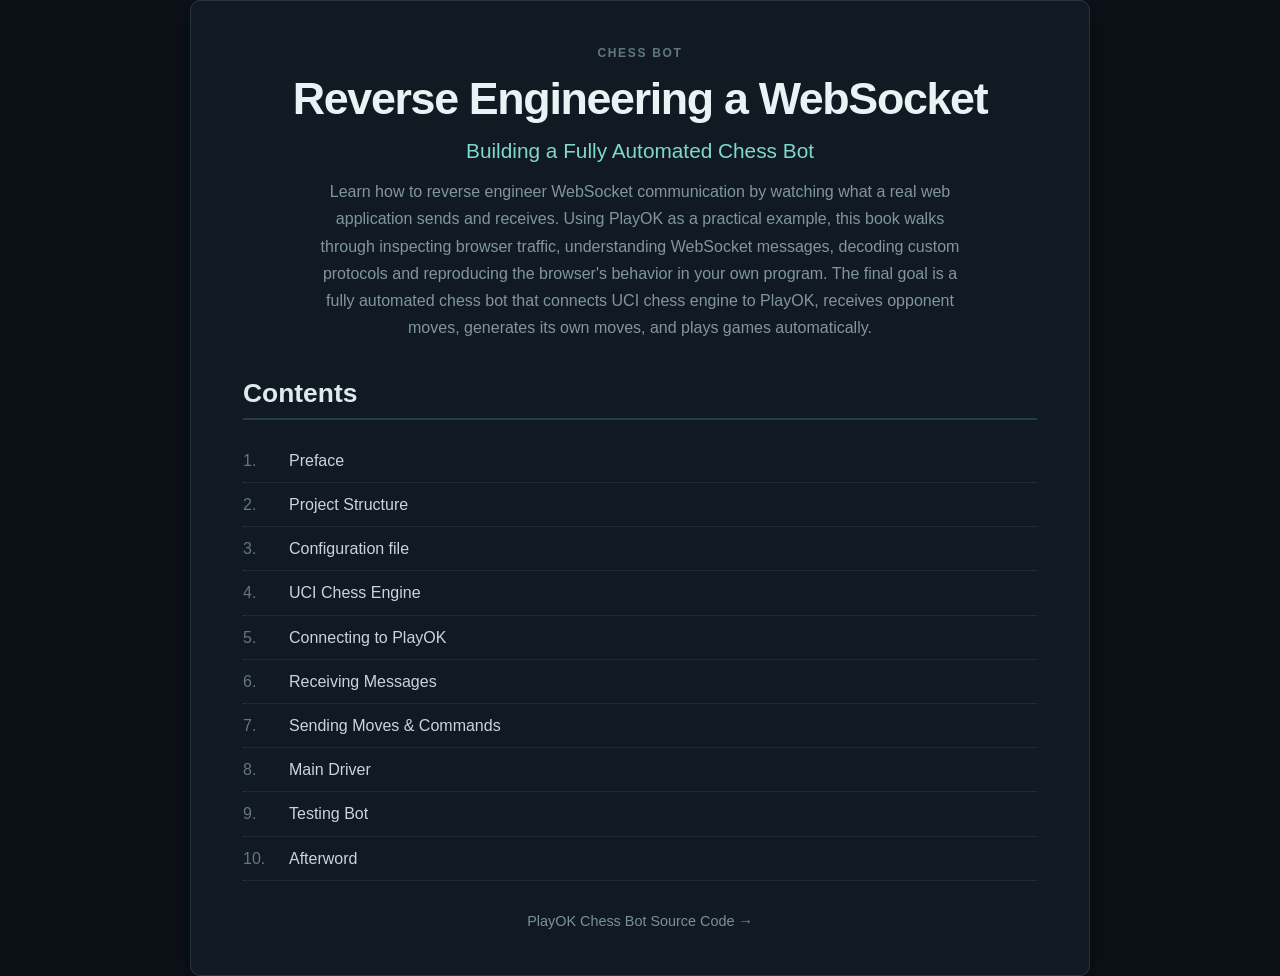
<file: index.html>
<!DOCTYPE html>
<html lang="en">
<head>
    <meta charset="UTF-8">
    <meta name="viewport" content="width=device-width, initial-scale=1.0">
    <title>PlayOK Chess Bot - PCB</title>
    <meta name="description" content="Learn how to reverse engineer WebSocket communication by watching what a real web application sends and receives. Using PlayOK as a practical example, this book walks through inspecting browser traffic, understanding WebSocket messages, decoding custom protocols and reproducing the browser's behavior in your own program. The final goal is a fully automated chess bot that connects UCI chess engine to PlayOK, receives opponent moves, generates its own moves, and plays games automatically.">
    <link rel="stylesheet" href="style/style.css">
</head>
<body>
    <main class="book book-index">
        <header class="book-header">
            <div class="book-kicker">CHESS BOT</div>
            <h1>Reverse Engineering a WebSocket</h1>
            <p class="subtitle">Building a Fully Automated Chess Bot</p>
            <p class="description">
                Learn how to reverse engineer WebSocket communication by watching what a real web application
                sends and receives. Using PlayOK as a practical example, this book walks through inspecting
                browser traffic, understanding WebSocket messages, decoding custom protocols and reproducing
                the browser's behavior in your own program. The final goal is a fully automated chess bot that
                connects UCI chess engine to PlayOK, receives opponent moves, generates its own moves,
                and plays games automatically.
            </p>
        </header>
        <section class="contents">
            <h2>Contents</h2>
            <ol>
                <li><a href="book/preface.html"><span>1.</span>Preface</a></li>
                <li><a href="book/project.html"><span>2.</span>Project Structure</a></li>
                <li><a href="book/config.html"><span>3.</span>Configuration file</a></li>
                <li><a href="book/engine.html"><span>4.</span>UCI Chess Engine</a></li>
                <li><a href="book/connect.html"><span>5.</span>Connecting to PlayOK</a></li>
                <li><a href="book/receive.html"><span>6.</span>Receiving Messages</a></li>
                <li><a href="book/commands.html"><span>7.</span>Sending Moves & Commands</a></li>
                <li><a href="book/main.html"><span>8.</span>Main Driver</a></li>
                <li><a href="book/test.html"><span>9.</span>Testing Bot</a></li>
                <li><a href="book/afterword.html"><span>10.</span>Afterword</a></li>
            </ol>
        </section>
        <div class="book-navigation book-navigation-center">
            <a href="https://github.com/maksimKorzh/pcb">PlayOK Chess Bot Source Code →</a>
        </div>
    </main>
</body>
</html>
</file>
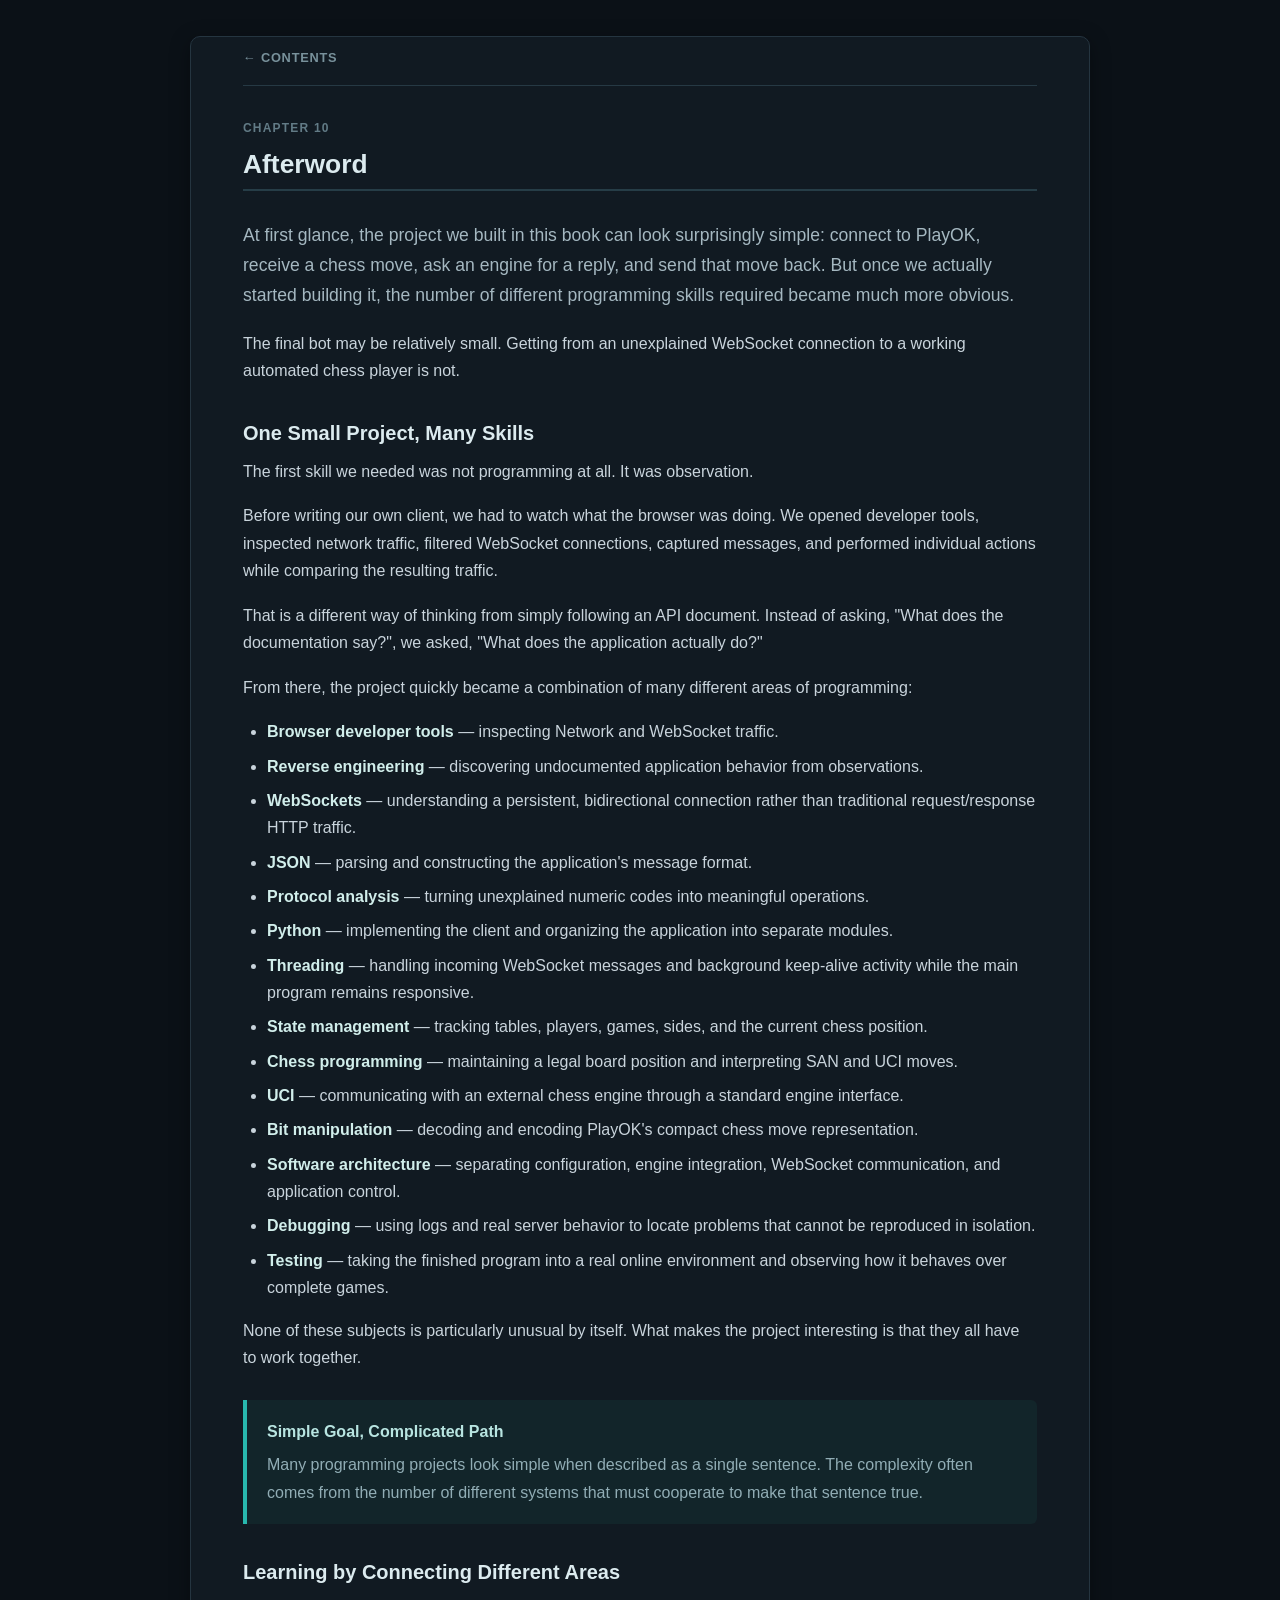
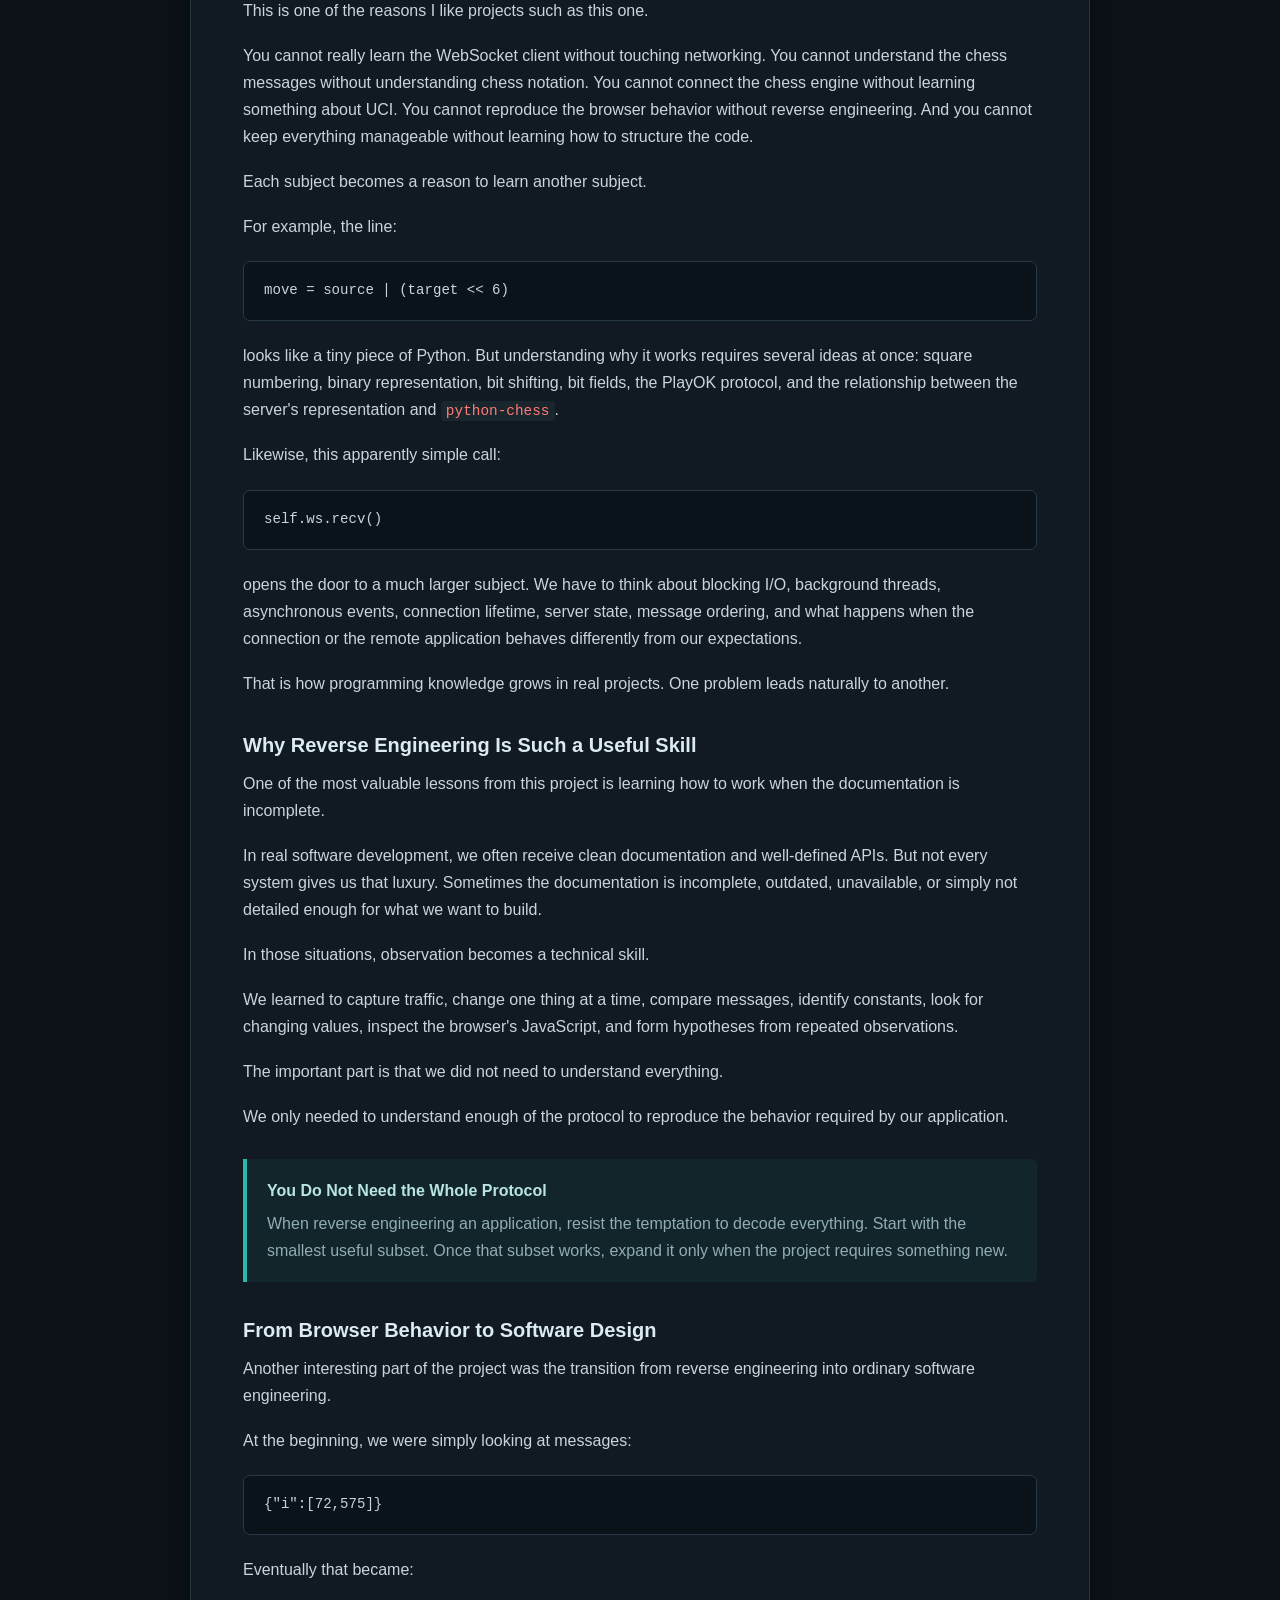
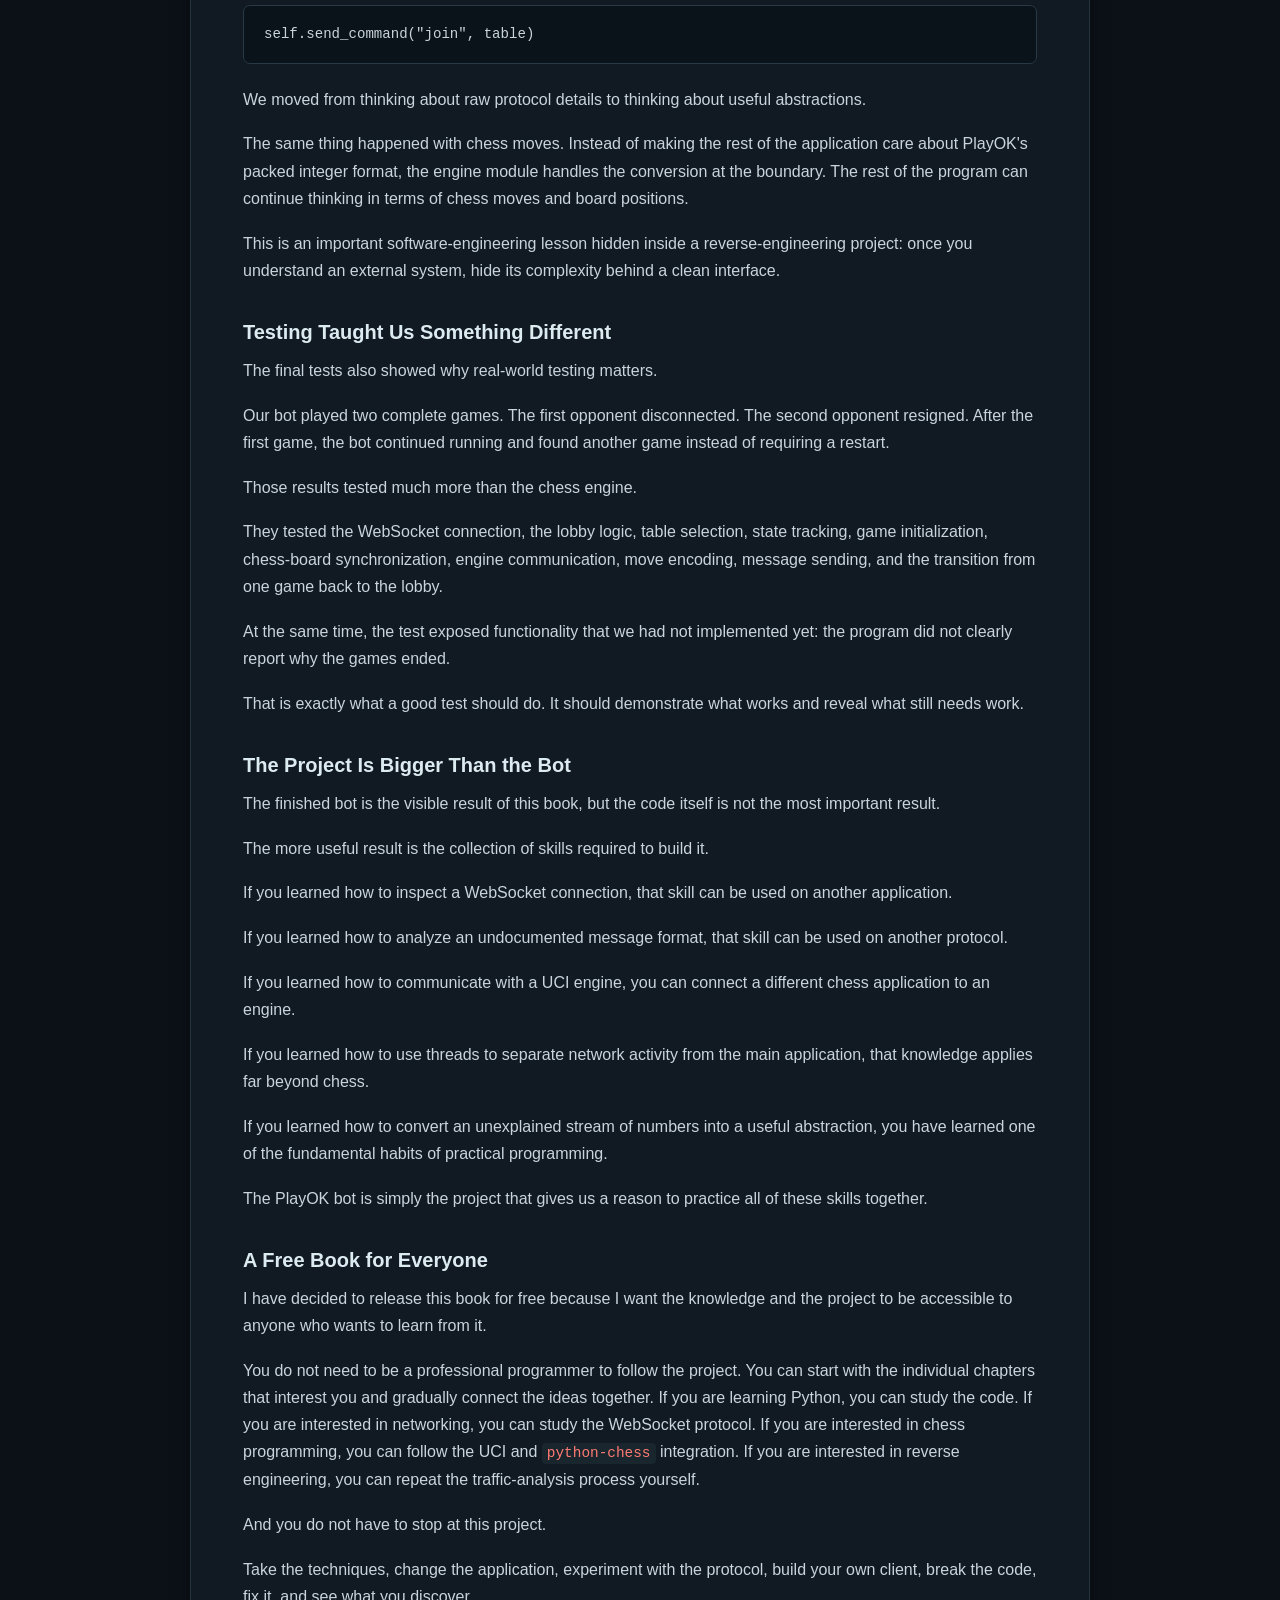
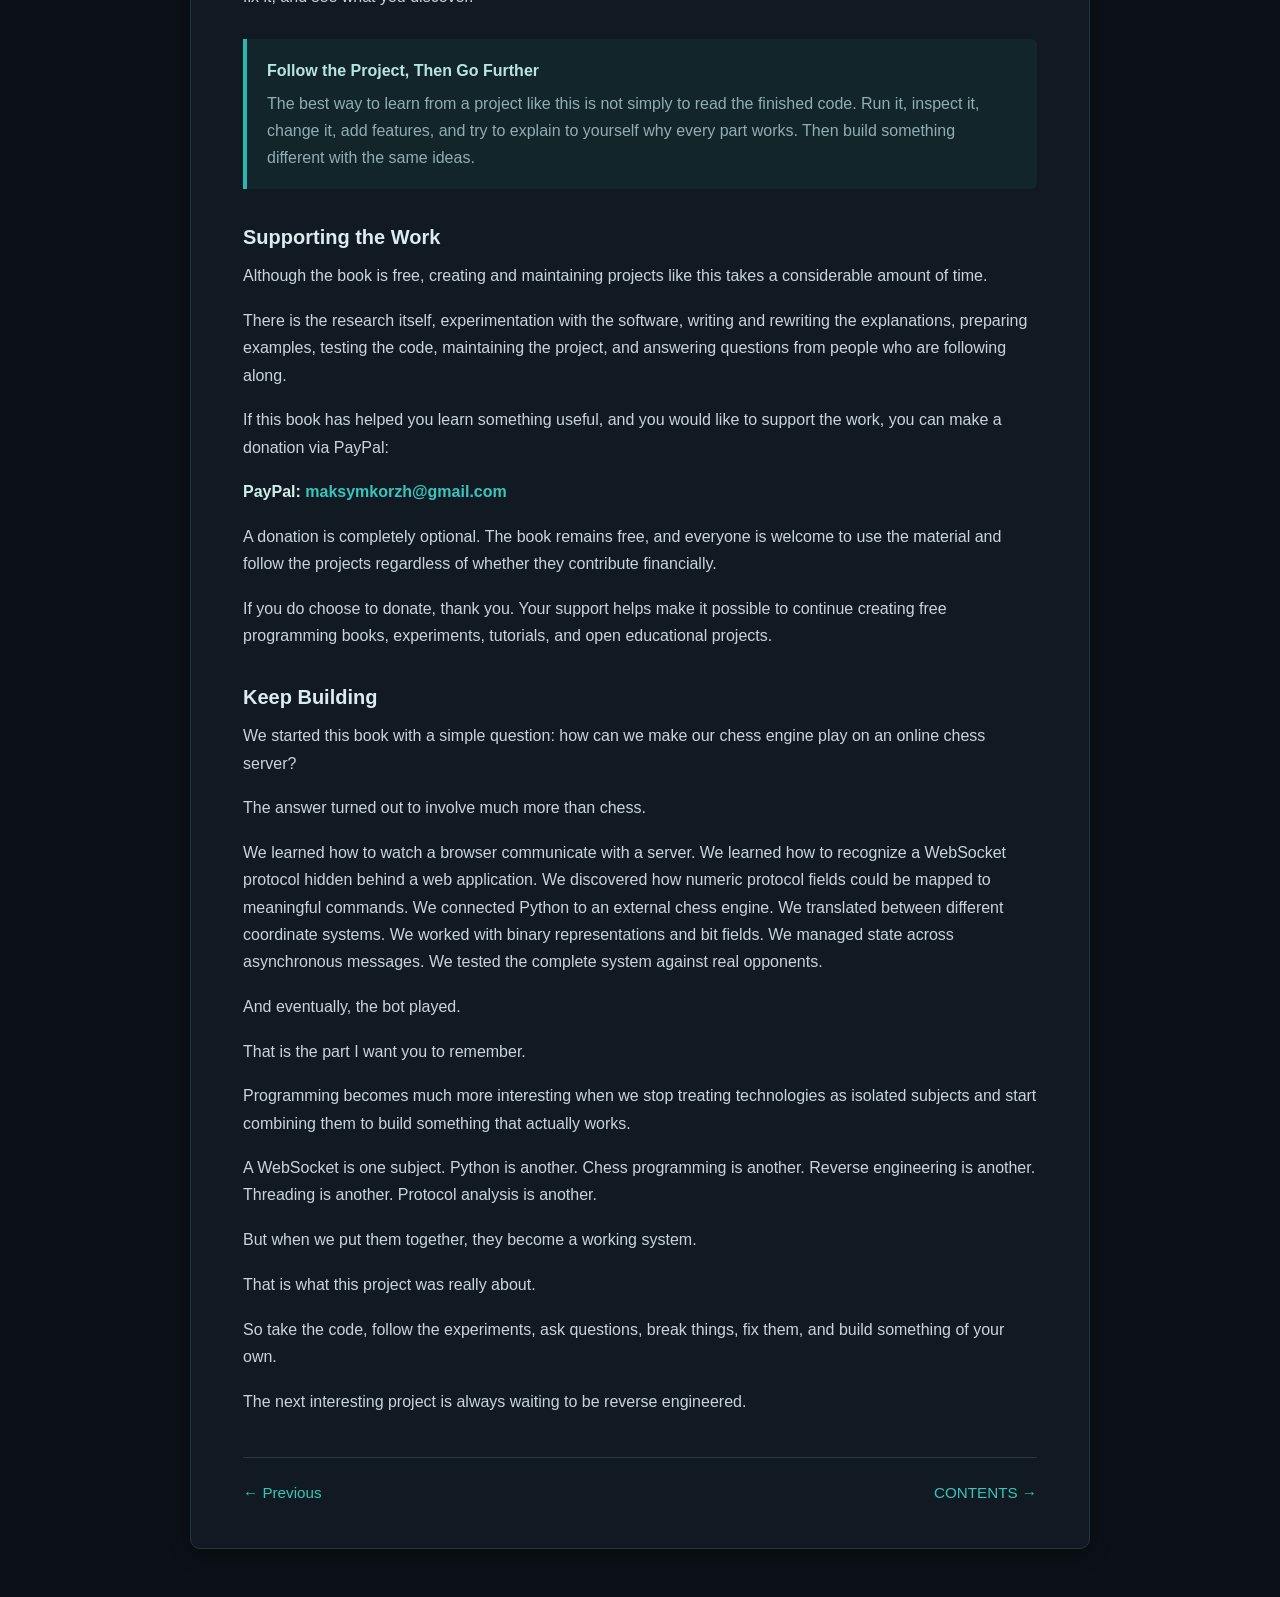
<file: book/afterword.html>
<!DOCTYPE html>
<html lang="en">
<head>
    <meta charset="UTF-8">
    <meta name="viewport" content="width=device-width, initial-scale=1.0">
    <title>Afterword — PCB</title>
    <link rel="stylesheet" href="../style/style.css">
</head>
<body>
    <main class="book">
        <article class="chapter">
            <nav class="chapter-nav">
                <a href="../index.html">← Contents</a>
            </nav>
            <div class="chapter-label">Chapter 10</div>
            <h2>Afterword</h2>
            <p class="lead">At first glance, the project we built in this book can look surprisingly simple: connect to PlayOK, receive a chess move, ask an engine for a reply, and send that move back. But once we actually started building it, the number of different programming skills required became much more obvious.</p>
            <p>The final bot may be relatively small. Getting from an unexplained WebSocket connection to a working automated chess player is not.</p>
            <h3>One Small Project, Many Skills</h3>
            <p>The first skill we needed was not programming at all. It was observation.</p>
            <p>Before writing our own client, we had to watch what the browser was doing. We opened developer tools, inspected network traffic, filtered WebSocket connections, captured messages, and performed individual actions while comparing the resulting traffic.</p>
            <p>That is a different way of thinking from simply following an API document. Instead of asking, "What does the documentation say?", we asked, "What does the application actually do?"</p>
            <p>From there, the project quickly became a combination of many different areas of programming:</p>
            <ul>
                <li><strong>Browser developer tools</strong> — inspecting Network and WebSocket traffic.</li>
                <li><strong>Reverse engineering</strong> — discovering undocumented application behavior from observations.</li>
                <li><strong>WebSockets</strong> — understanding a persistent, bidirectional connection rather than traditional request/response HTTP traffic.</li>
                <li><strong>JSON</strong> — parsing and constructing the application's message format.</li>
                <li><strong>Protocol analysis</strong> — turning unexplained numeric codes into meaningful operations.</li>
                <li><strong>Python</strong> — implementing the client and organizing the application into separate modules.</li>
                <li><strong>Threading</strong> — handling incoming WebSocket messages and background keep-alive activity while the main program remains responsive.</li>
                <li><strong>State management</strong> — tracking tables, players, games, sides, and the current chess position.</li>
                <li><strong>Chess programming</strong> — maintaining a legal board position and interpreting SAN and UCI moves.</li>
                <li><strong>UCI</strong> — communicating with an external chess engine through a standard engine interface.</li>
                <li><strong>Bit manipulation</strong> — decoding and encoding PlayOK's compact chess move representation.</li>
                <li><strong>Software architecture</strong> — separating configuration, engine integration, WebSocket communication, and application control.</li>
                <li><strong>Debugging</strong> — using logs and real server behavior to locate problems that cannot be reproduced in isolation.</li>
                <li><strong>Testing</strong> — taking the finished program into a real online environment and observing how it behaves over complete games.</li>
            </ul>
            <p>None of these subjects is particularly unusual by itself. What makes the project interesting is that they all have to work together.</p>
            <div class="note">
                <div class="note-title">Simple Goal, Complicated Path</div>
                <p>Many programming projects look simple when described as a single sentence. The complexity often comes from the number of different systems that must cooperate to make that sentence true.</p>
            </div>
            <h3>Learning by Connecting Different Areas</h3>
            <p>This is one of the reasons I like projects such as this one.</p>
            <p>You cannot really learn the WebSocket client without touching networking. You cannot understand the chess messages without understanding chess notation. You cannot connect the chess engine without learning something about UCI. You cannot reproduce the browser behavior without reverse engineering. And you cannot keep everything manageable without learning how to structure the code.</p>
            <p>Each subject becomes a reason to learn another subject.</p>
            <p>For example, the line:</p>
            <pre><code>move = source | (target &lt;&lt; 6)</code></pre>
            <p>looks like a tiny piece of Python. But understanding why it works requires several ideas at once: square numbering, binary representation, bit shifting, bit fields, the PlayOK protocol, and the relationship between the server's representation and <code>python-chess</code>.</p>
            <p>Likewise, this apparently simple call:</p>
            <pre><code>self.ws.recv()</code></pre>
            <p>opens the door to a much larger subject. We have to think about blocking I/O, background threads, asynchronous events, connection lifetime, server state, message ordering, and what happens when the connection or the remote application behaves differently from our expectations.</p>
            <p>That is how programming knowledge grows in real projects. One problem leads naturally to another.</p>
            <h3>Why Reverse Engineering Is Such a Useful Skill</h3>
            <p>One of the most valuable lessons from this project is learning how to work when the documentation is incomplete.</p>
            <p>In real software development, we often receive clean documentation and well-defined APIs. But not every system gives us that luxury. Sometimes the documentation is incomplete, outdated, unavailable, or simply not detailed enough for what we want to build.</p>
            <p>In those situations, observation becomes a technical skill.</p>
            <p>We learned to capture traffic, change one thing at a time, compare messages, identify constants, look for changing values, inspect the browser's JavaScript, and form hypotheses from repeated observations.</p>
            <p>The important part is that we did not need to understand everything.</p>
            <p>We only needed to understand enough of the protocol to reproduce the behavior required by our application.</p>
            <div class="note">
                <div class="note-title">You Do Not Need the Whole Protocol</div>
                <p>When reverse engineering an application, resist the temptation to decode everything. Start with the smallest useful subset. Once that subset works, expand it only when the project requires something new.</p>
            </div>
            <h3>From Browser Behavior to Software Design</h3>
            <p>Another interesting part of the project was the transition from reverse engineering into ordinary software engineering.</p>
            <p>At the beginning, we were simply looking at messages:</p>
            <pre><code>{"i":[72,575]}</code></pre>
            <p>Eventually that became:</p>
            <pre><code>self.send_command("join", table)</code></pre>
            <p>We moved from thinking about raw protocol details to thinking about useful abstractions.</p>
            <p>The same thing happened with chess moves. Instead of making the rest of the application care about PlayOK's packed integer format, the engine module handles the conversion at the boundary. The rest of the program can continue thinking in terms of chess moves and board positions.</p>
            <p>This is an important software-engineering lesson hidden inside a reverse-engineering project: once you understand an external system, hide its complexity behind a clean interface.</p>
            <h3>Testing Taught Us Something Different</h3>
            <p>The final tests also showed why real-world testing matters.</p>
            <p>Our bot played two complete games. The first opponent disconnected. The second opponent resigned. After the first game, the bot continued running and found another game instead of requiring a restart.</p>
            <p>Those results tested much more than the chess engine.</p>
            <p>They tested the WebSocket connection, the lobby logic, table selection, state tracking, game initialization, chess-board synchronization, engine communication, move encoding, message sending, and the transition from one game back to the lobby.</p>
            <p>At the same time, the test exposed functionality that we had not implemented yet: the program did not clearly report why the games ended.</p>
            <p>That is exactly what a good test should do. It should demonstrate what works and reveal what still needs work.</p>
            <h3>The Project Is Bigger Than the Bot</h3>
            <p>The finished bot is the visible result of this book, but the code itself is not the most important result.</p>
            <p>The more useful result is the collection of skills required to build it.</p>
            <p>If you learned how to inspect a WebSocket connection, that skill can be used on another application.</p>
            <p>If you learned how to analyze an undocumented message format, that skill can be used on another protocol.</p>
            <p>If you learned how to communicate with a UCI engine, you can connect a different chess application to an engine.</p>
            <p>If you learned how to use threads to separate network activity from the main application, that knowledge applies far beyond chess.</p>
            <p>If you learned how to convert an unexplained stream of numbers into a useful abstraction, you have learned one of the fundamental habits of practical programming.</p>
            <p>The PlayOK bot is simply the project that gives us a reason to practice all of these skills together.</p>
            <h3>A Free Book for Everyone</h3>
            <p>I have decided to release this book for free because I want the knowledge and the project to be accessible to anyone who wants to learn from it.</p>
            <p>You do not need to be a professional programmer to follow the project. You can start with the individual chapters that interest you and gradually connect the ideas together. If you are learning Python, you can study the code. If you are interested in networking, you can study the WebSocket protocol. If you are interested in chess programming, you can follow the UCI and <code>python-chess</code> integration. If you are interested in reverse engineering, you can repeat the traffic-analysis process yourself.</p>
            <p>And you do not have to stop at this project.</p>
            <p>Take the techniques, change the application, experiment with the protocol, build your own client, break the code, fix it, and see what you discover.</p>
            <div class="note">
                <div class="note-title">Follow the Project, Then Go Further</div>
                <p>The best way to learn from a project like this is not simply to read the finished code. Run it, inspect it, change it, add features, and try to explain to yourself why every part works. Then build something different with the same ideas.</p>
            </div>
            <h3>Supporting the Work</h3>
            <p>Although the book is free, creating and maintaining projects like this takes a considerable amount of time.</p>
            <p>There is the research itself, experimentation with the software, writing and rewriting the explanations, preparing examples, testing the code, maintaining the project, and answering questions from people who are following along.</p>
            <p>If this book has helped you learn something useful, and you would like to support the work, you can make a donation via PayPal:</p>
            <p><strong>PayPal: <a href="mailto:maksymkorzh@gmail.com">maksymkorzh@gmail.com</a></strong></p>
            <p>A donation is completely optional. The book remains free, and everyone is welcome to use the material and follow the projects regardless of whether they contribute financially.</p>
            <p>If you do choose to donate, thank you. Your support helps make it possible to continue creating free programming books, experiments, tutorials, and open educational projects.</p>
            <h3>Keep Building</h3>
            <p>We started this book with a simple question: how can we make our chess engine play on an online chess server?</p>
            <p>The answer turned out to involve much more than chess.</p>
            <p>We learned how to watch a browser communicate with a server. We learned how to recognize a WebSocket protocol hidden behind a web application. We discovered how numeric protocol fields could be mapped to meaningful commands. We connected Python to an external chess engine. We translated between different coordinate systems. We worked with binary representations and bit fields. We managed state across asynchronous messages. We tested the complete system against real opponents.</p>
            <p>And eventually, the bot played.</p>
            <p>That is the part I want you to remember.</p>
            <p>Programming becomes much more interesting when we stop treating technologies as isolated subjects and start combining them to build something that actually works.</p>
            <p>A WebSocket is one subject. Python is another. Chess programming is another. Reverse engineering is another. Threading is another. Protocol analysis is another.</p>
            <p>But when we put them together, they become a working system.</p>
            <p>That is what this project was really about.</p>
            <p>So take the code, follow the experiments, ask questions, break things, fix them, and build something of your own.</p>
            <p>The next interesting project is always waiting to be reverse engineered.</p>
            <nav class="chapter-nav-bottom">
                <a href="test.html">← Previous</a>
                <a href="../index.html" class="next">CONTENTS →</a>
            </nav>
        </article>
    </main>
</body>
</html>
</file>
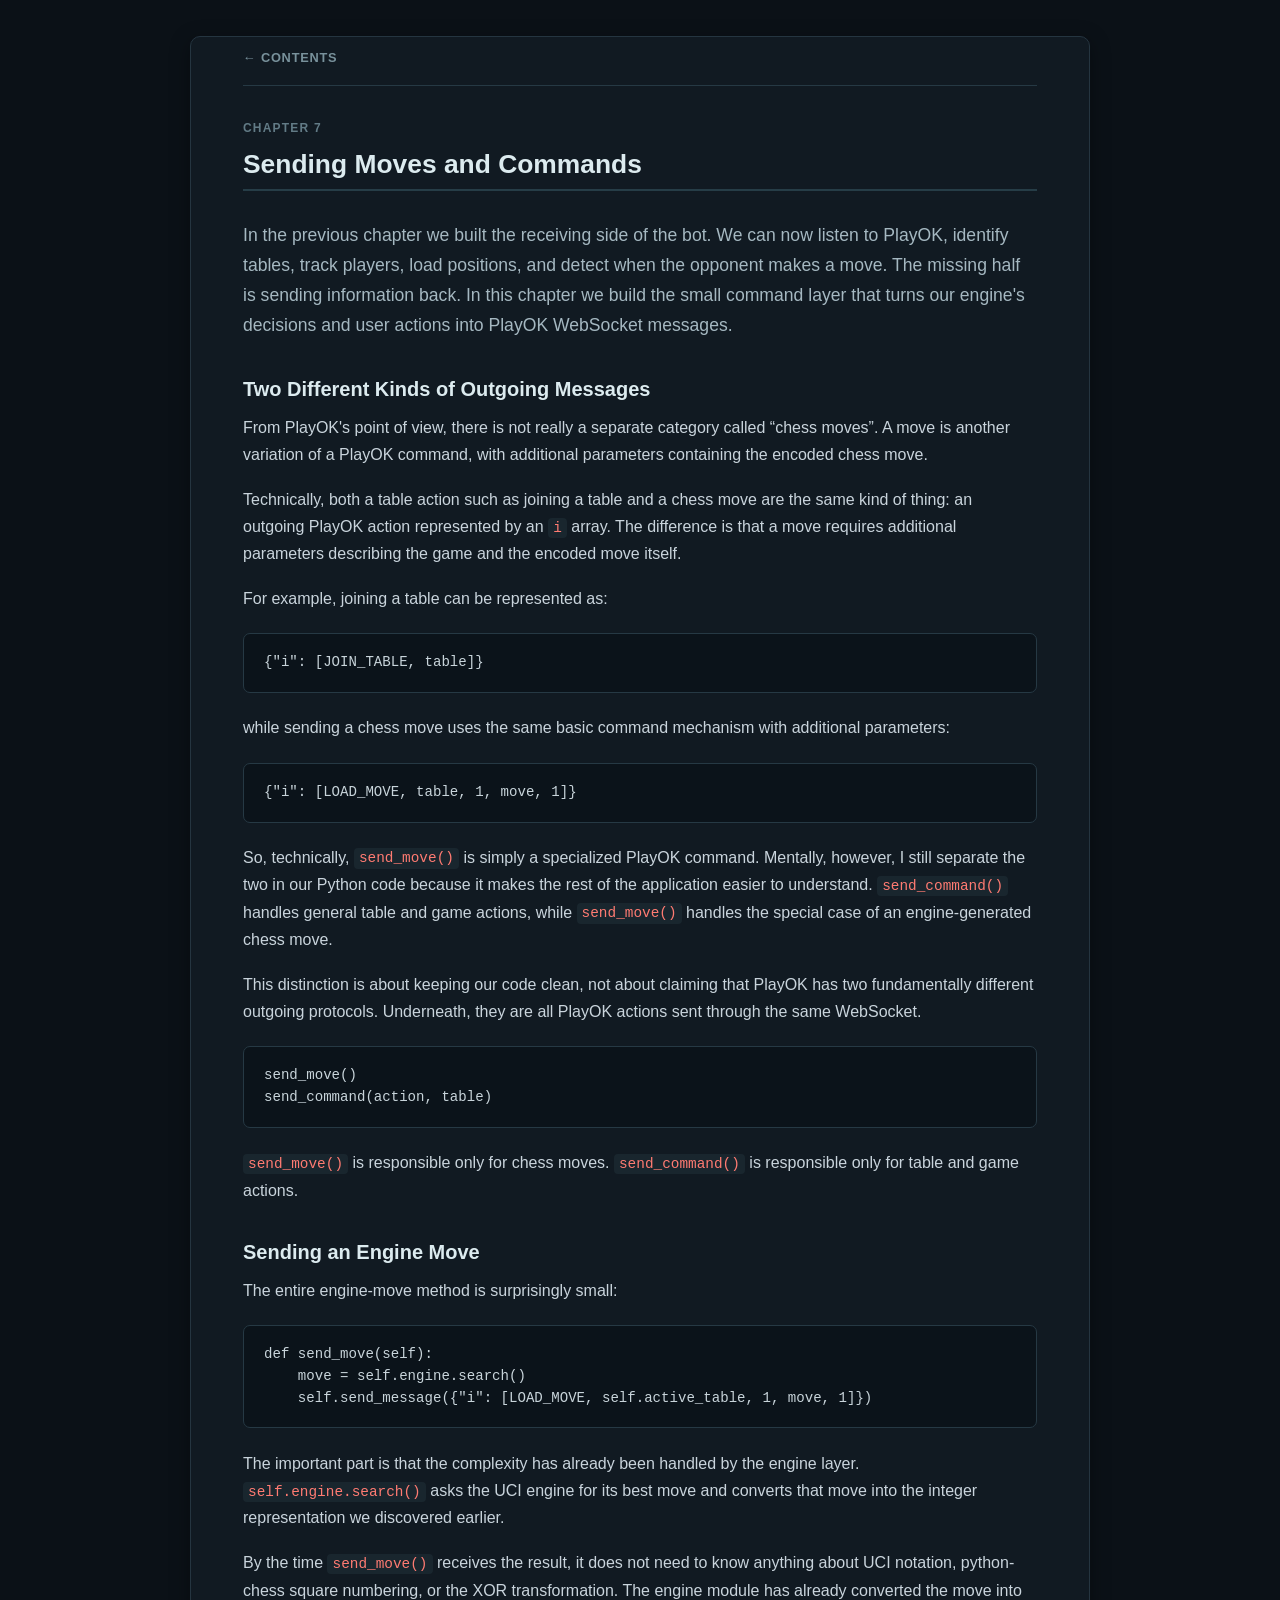
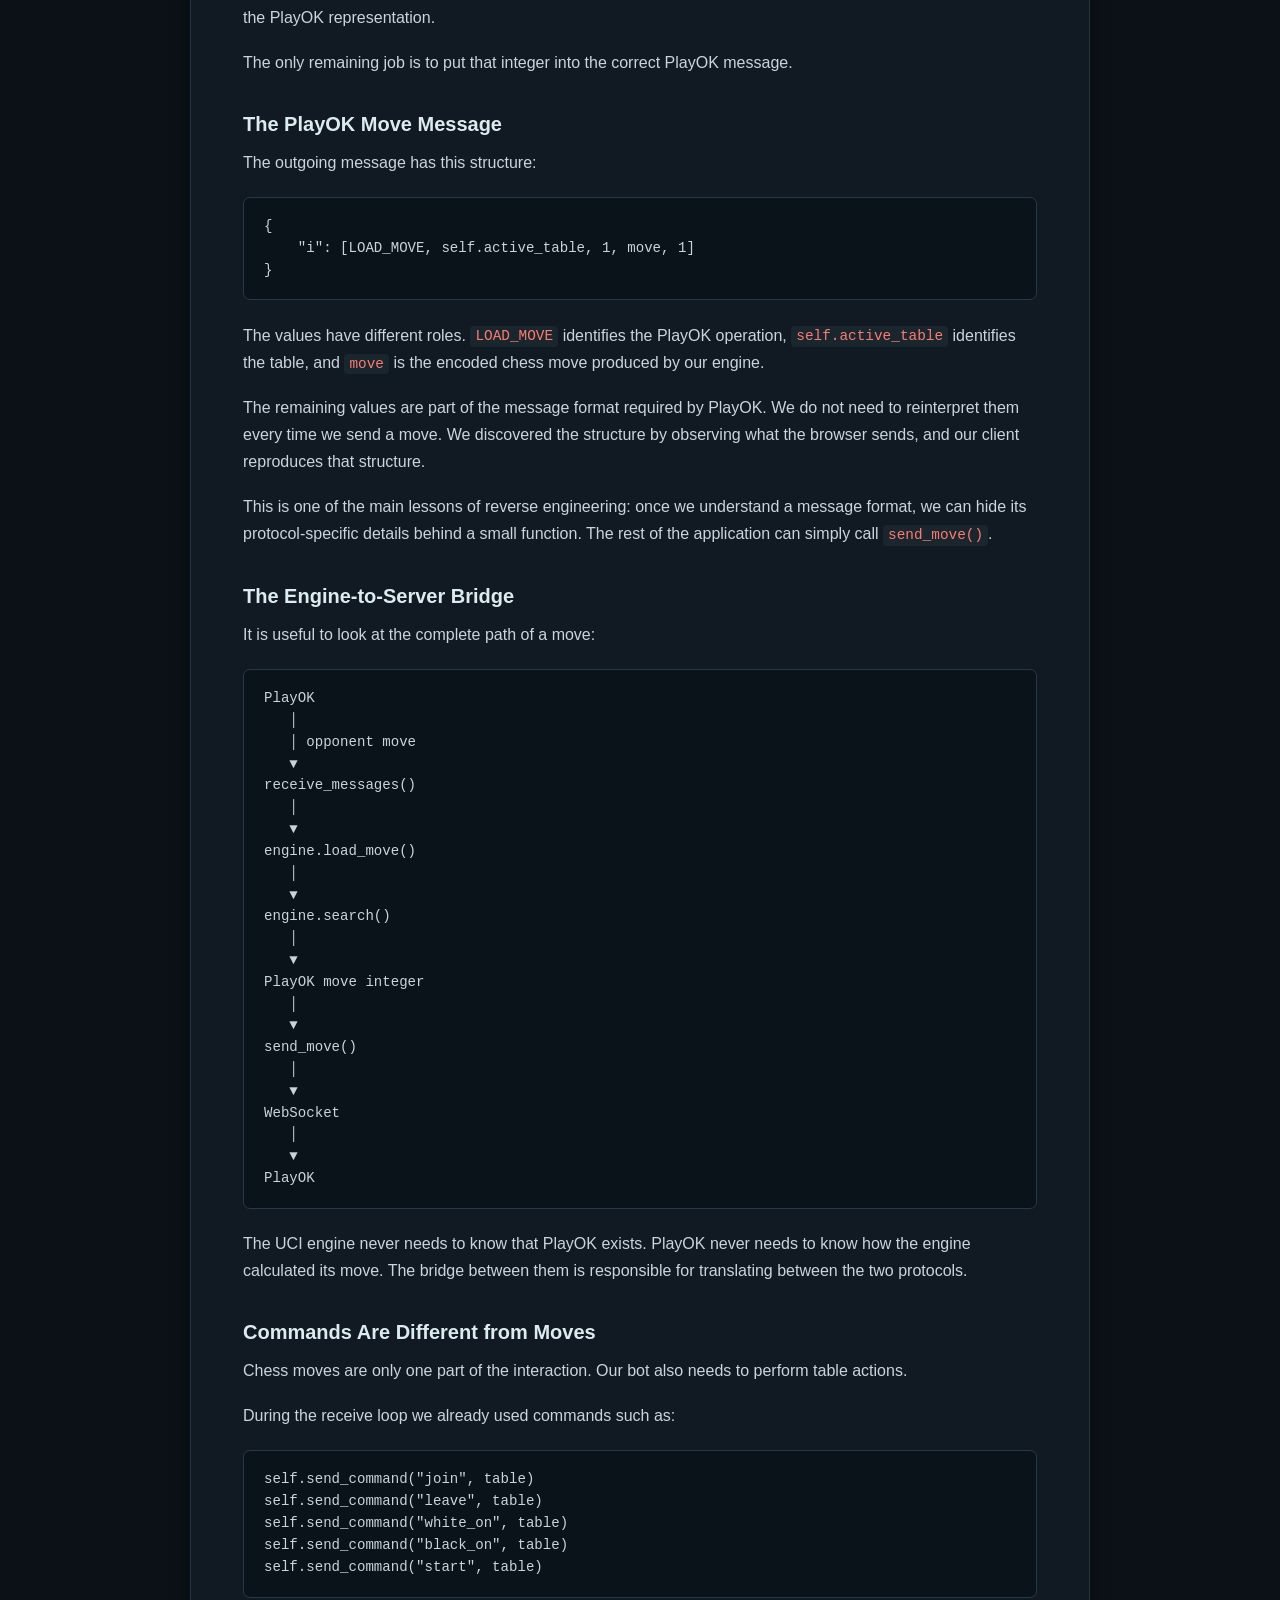
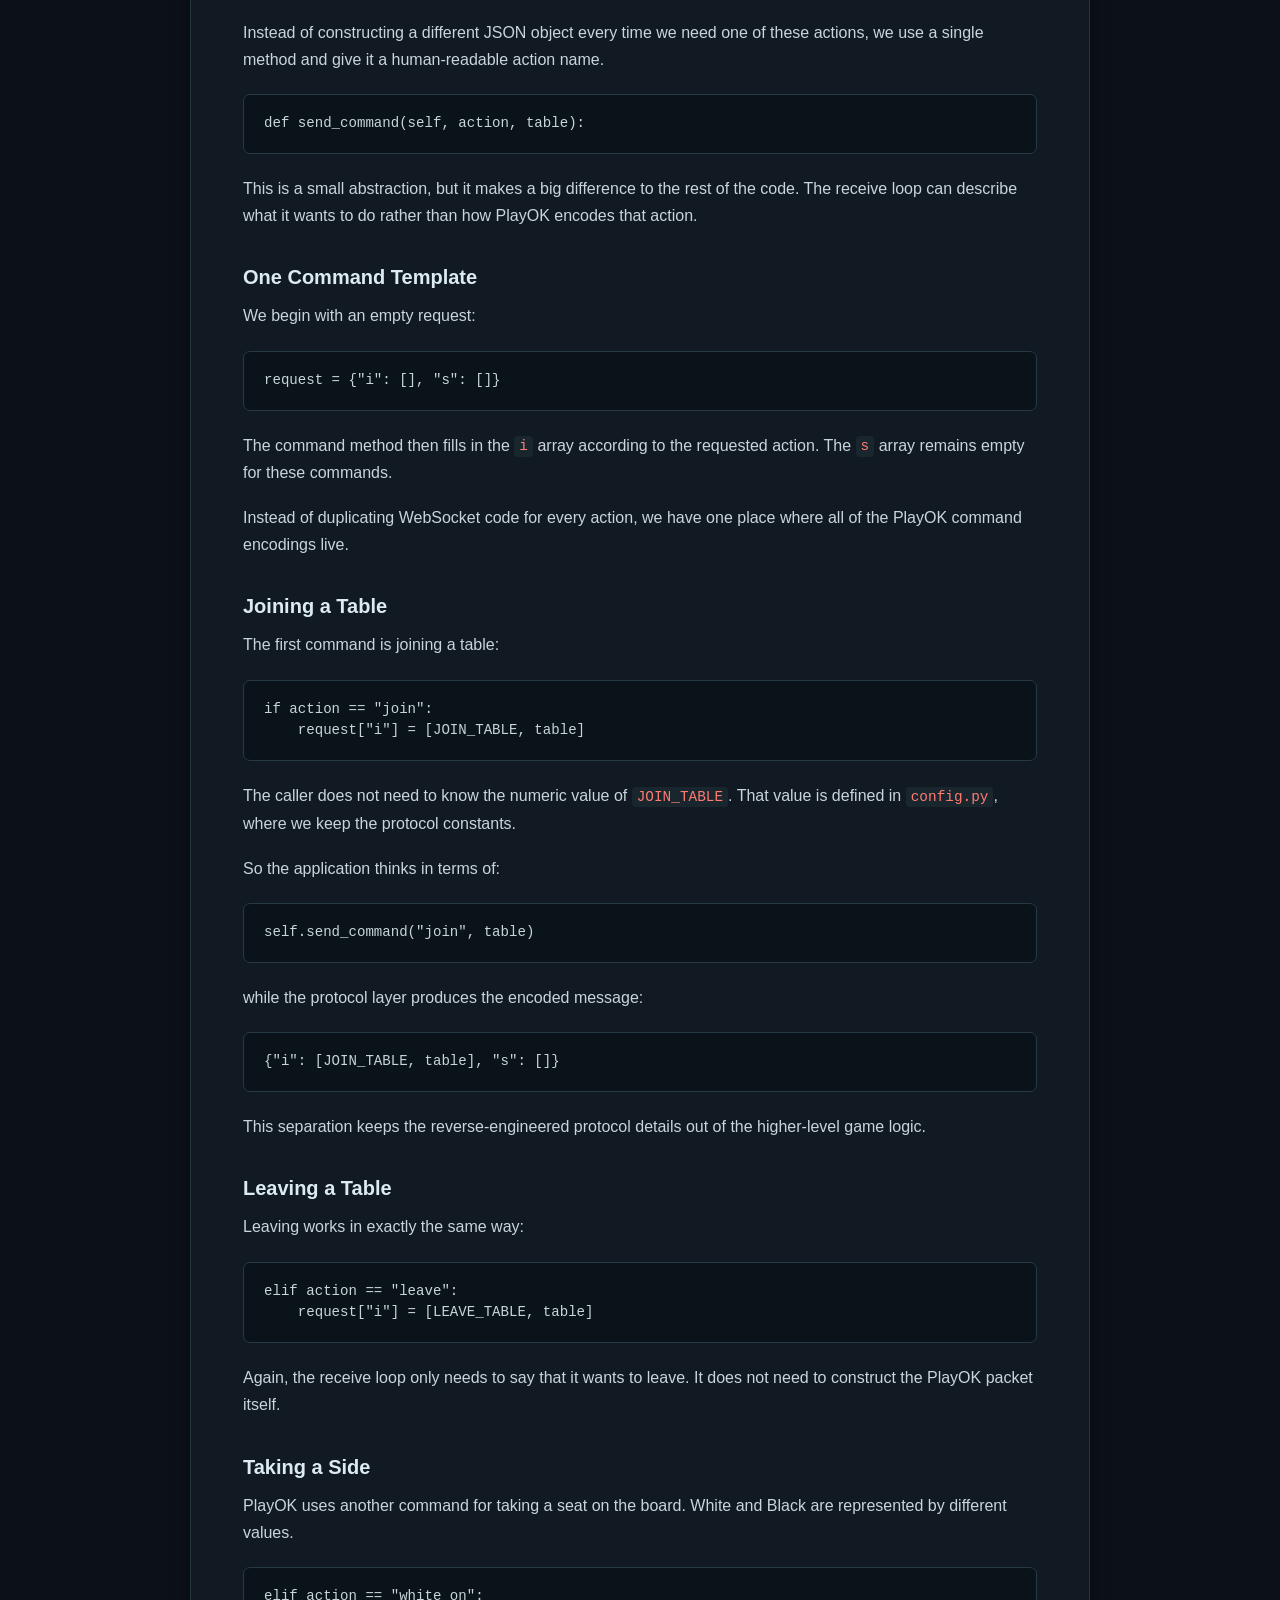
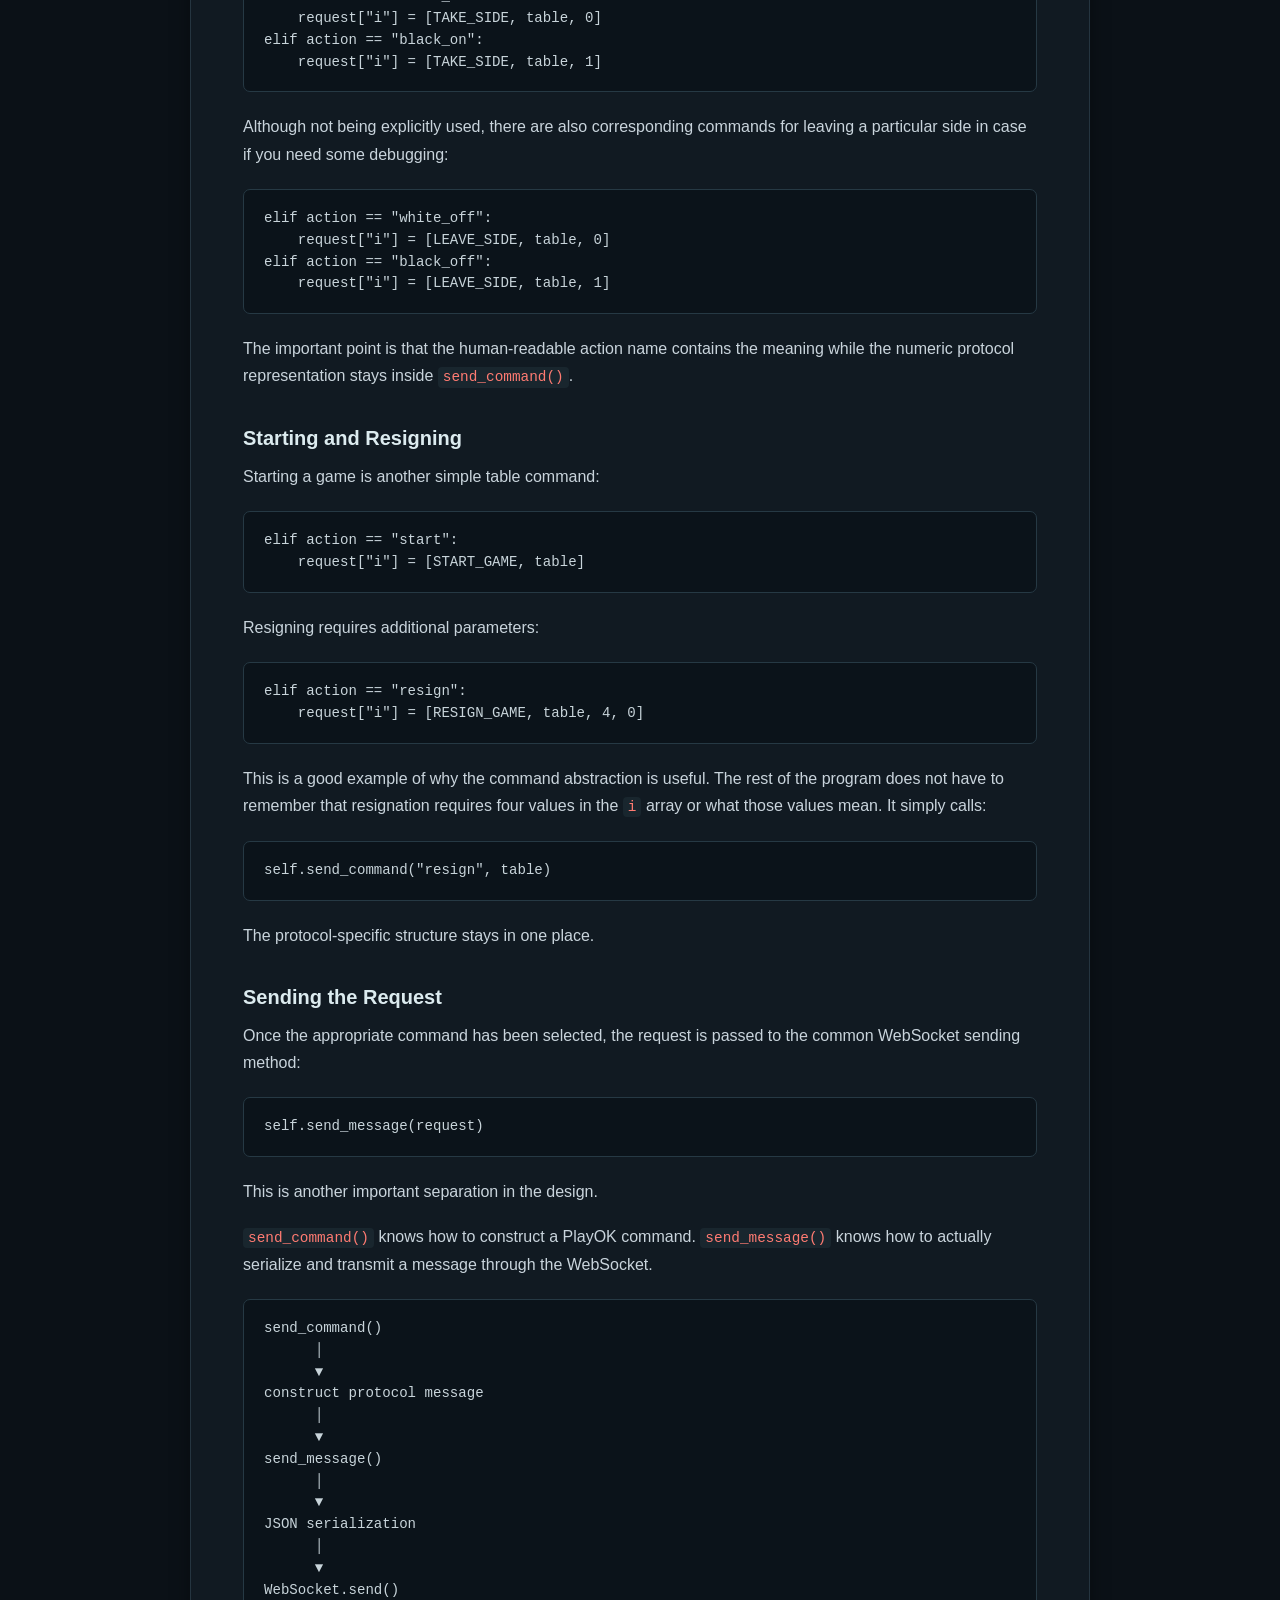
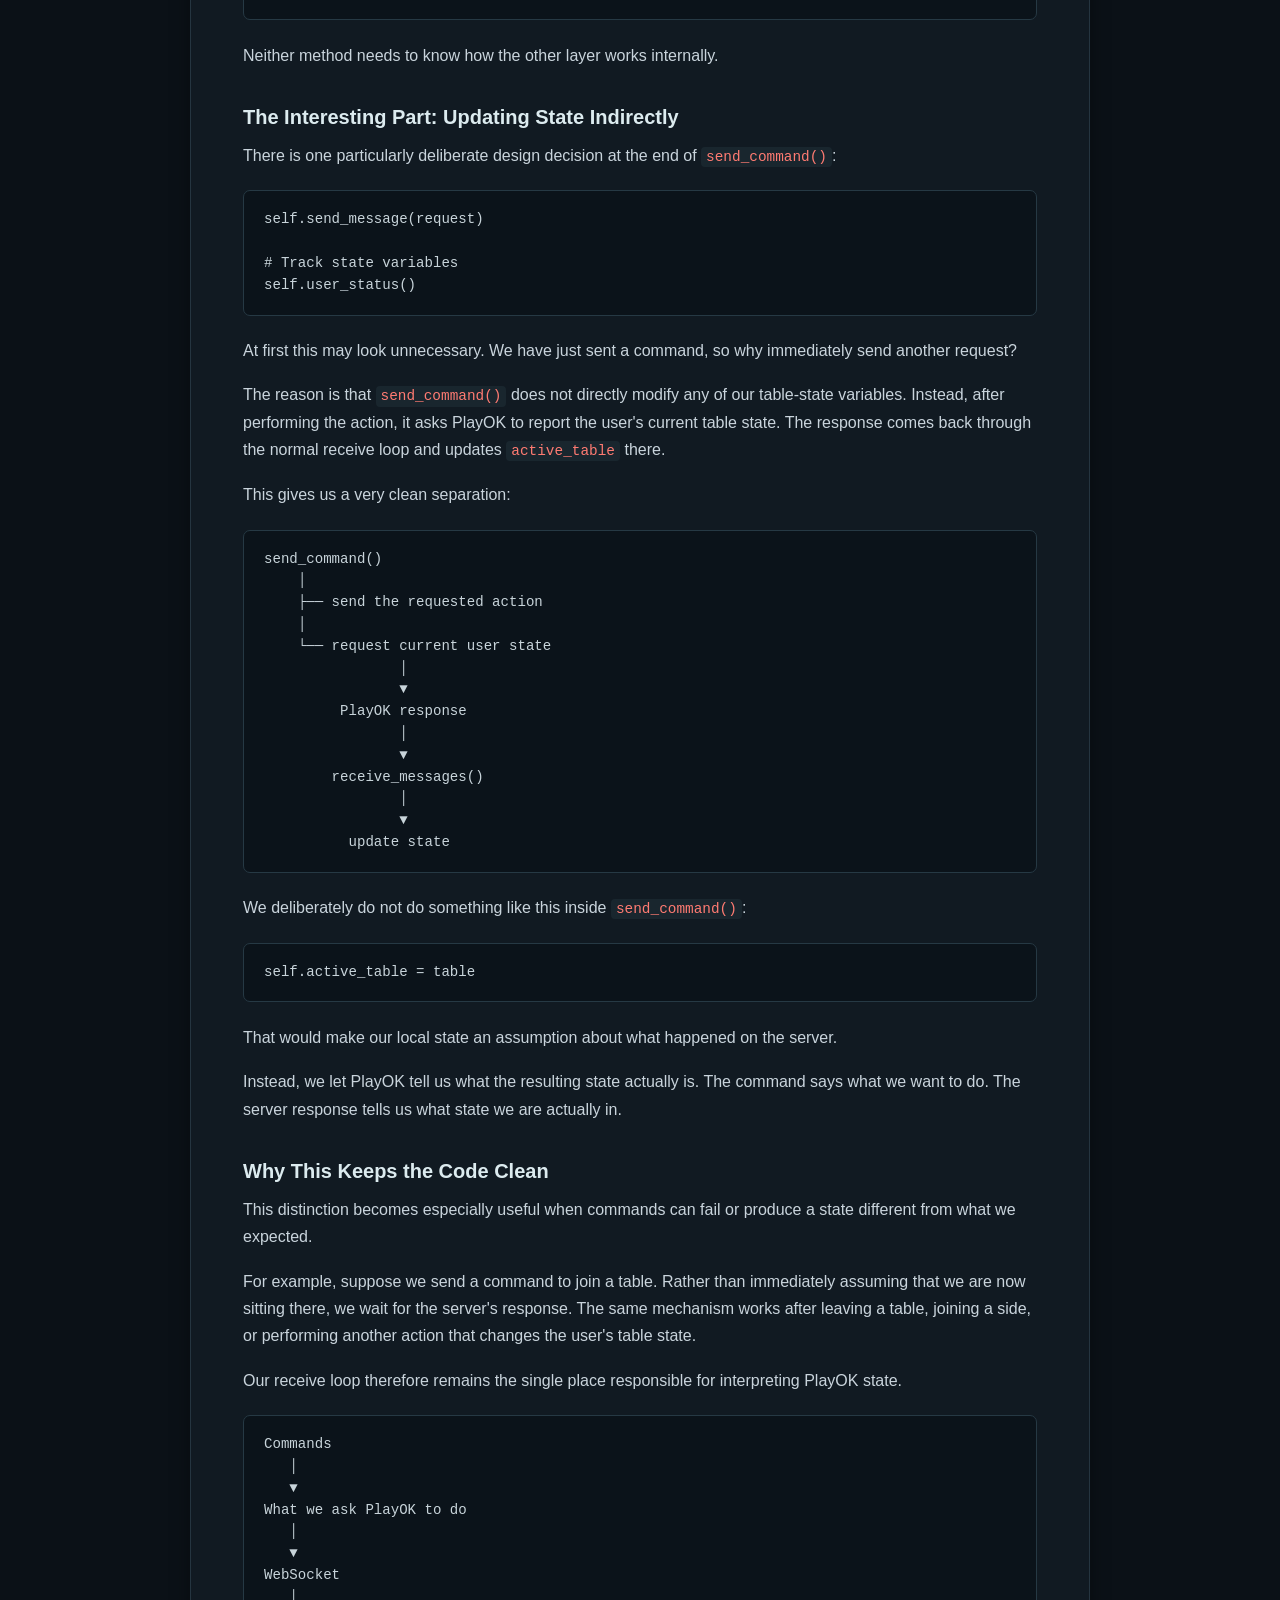
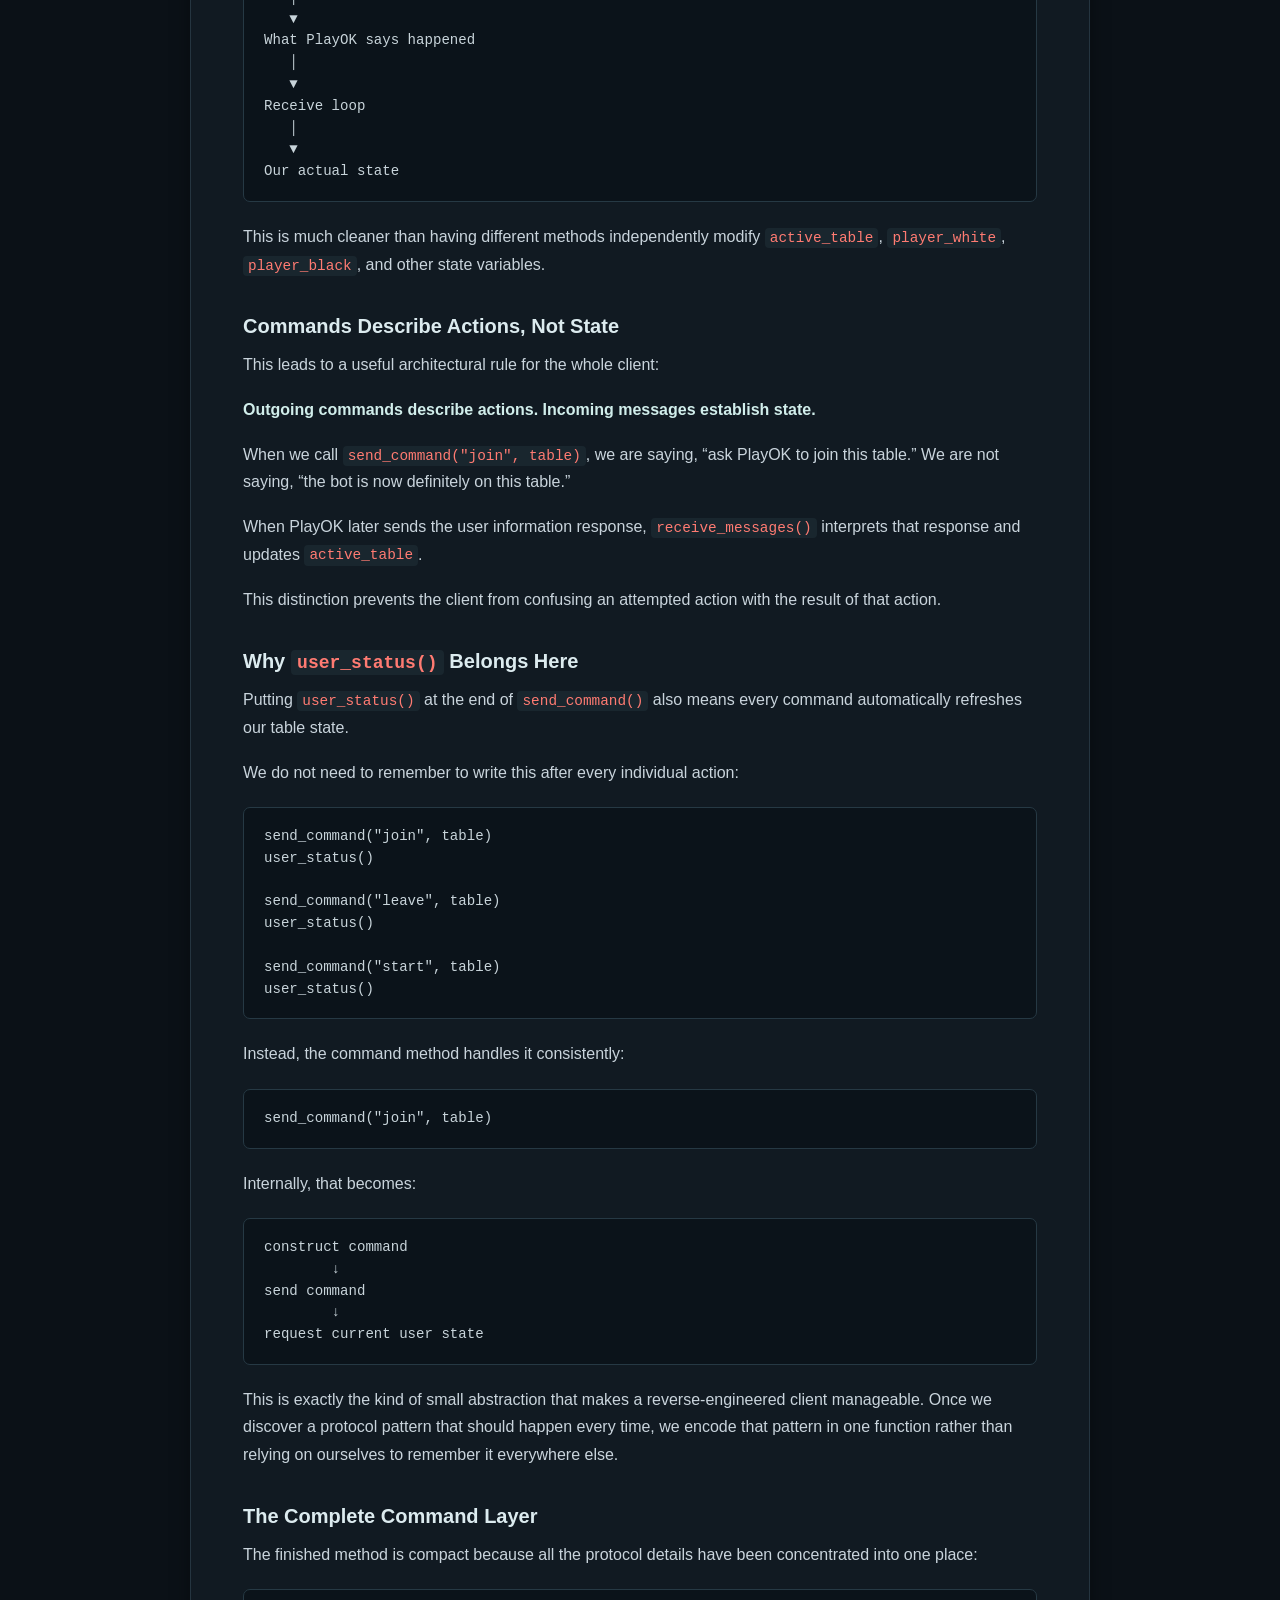
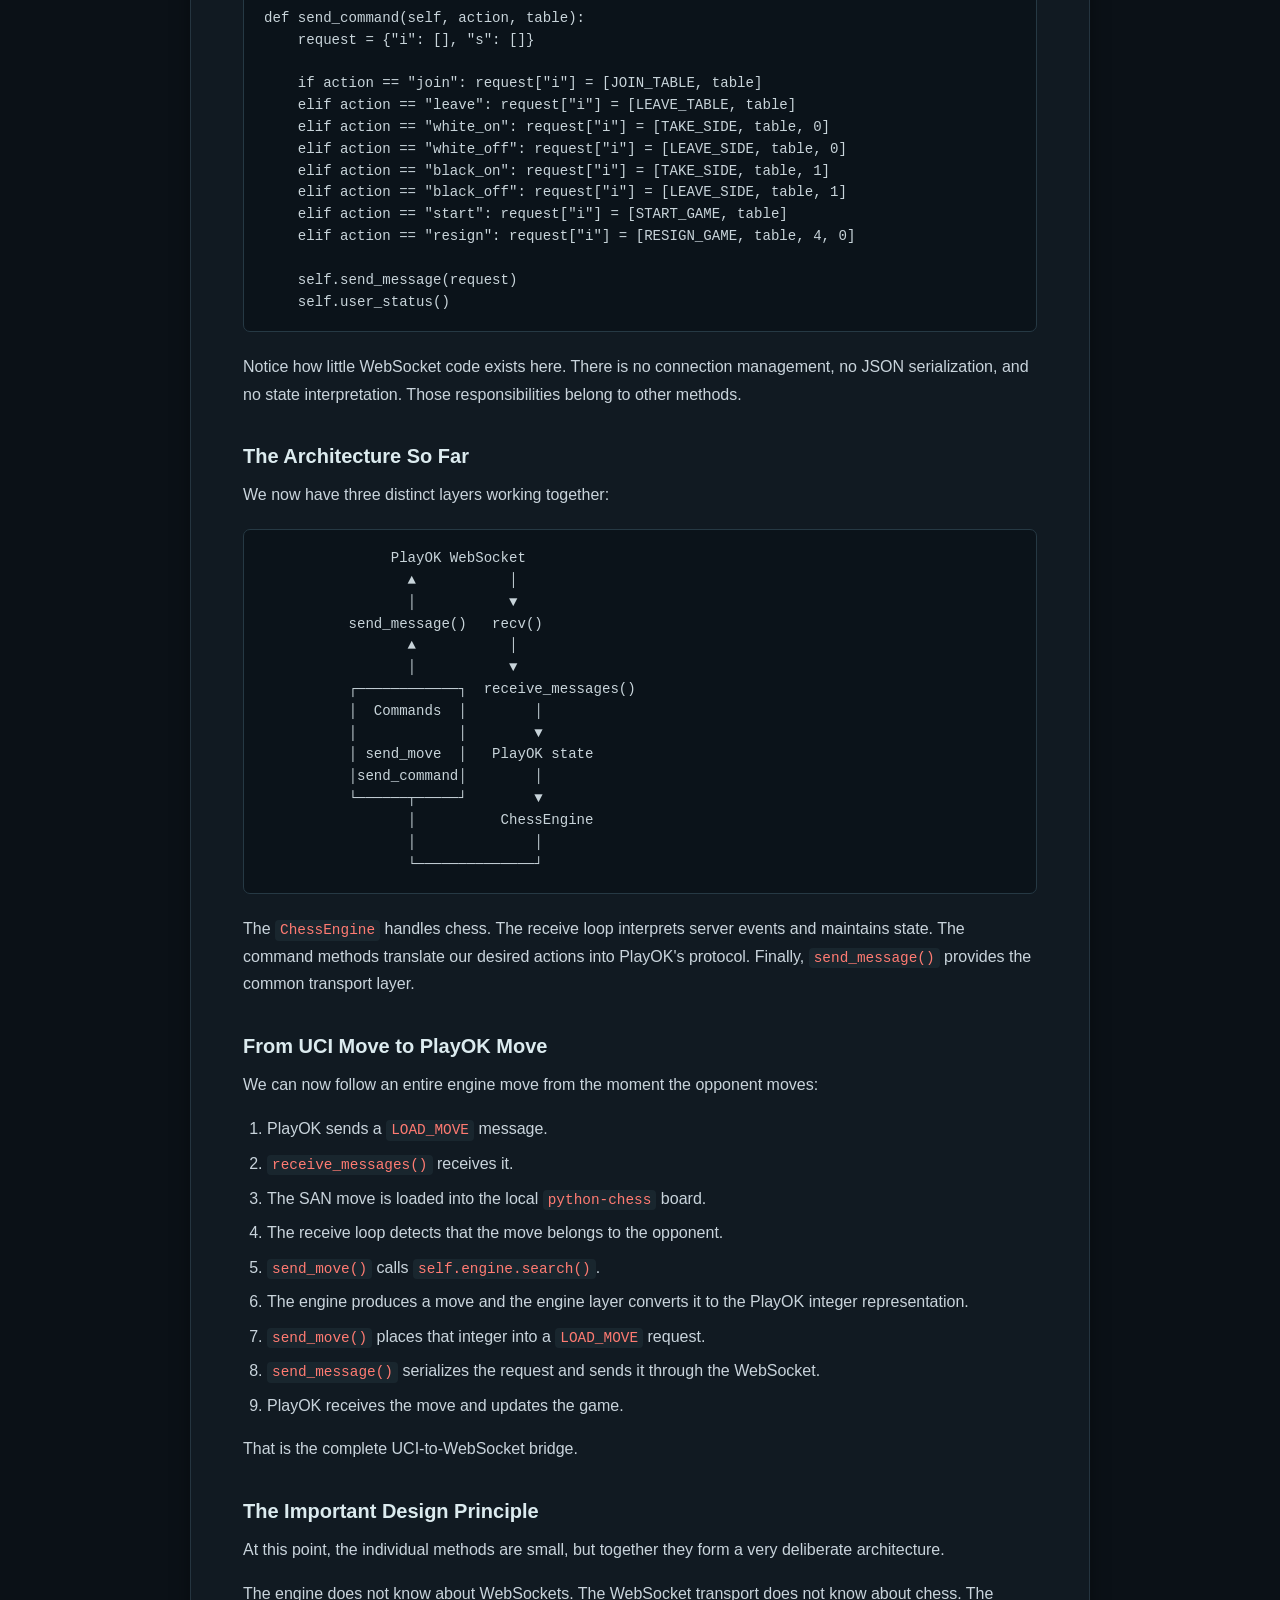
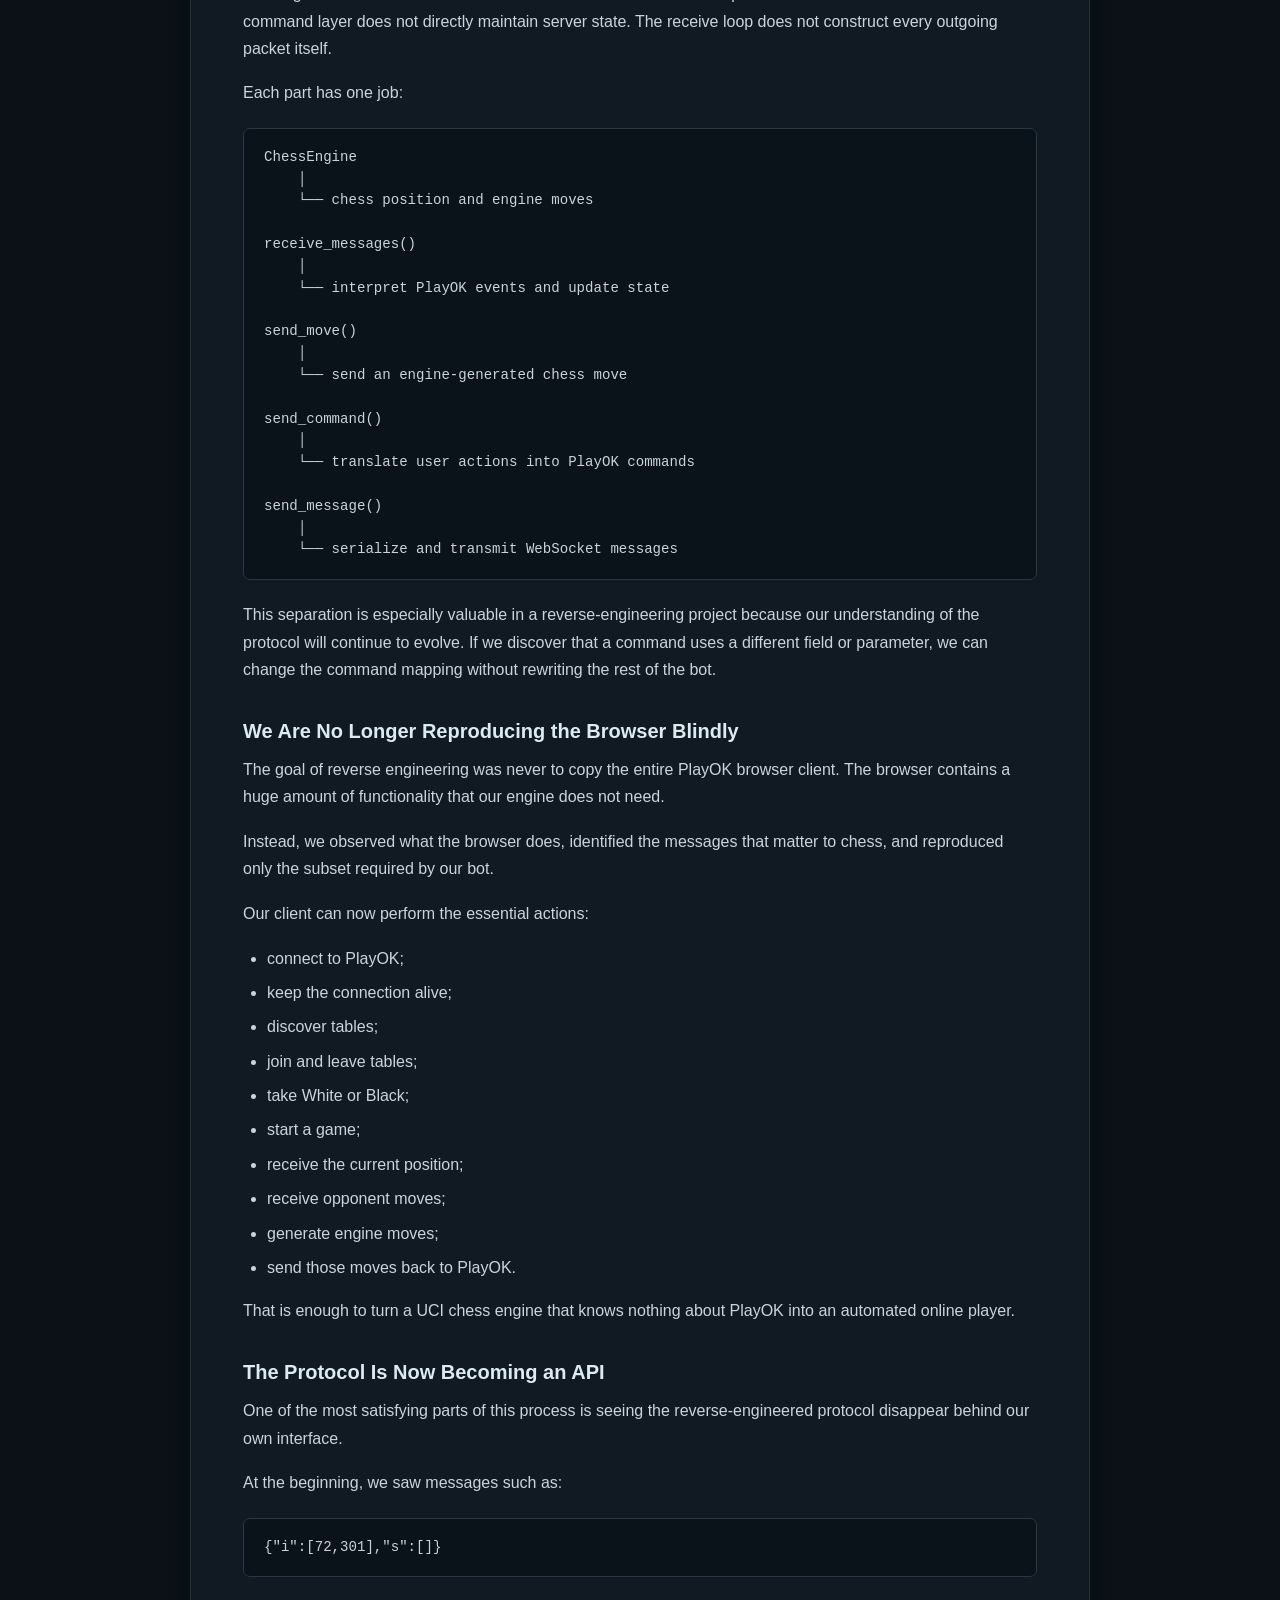
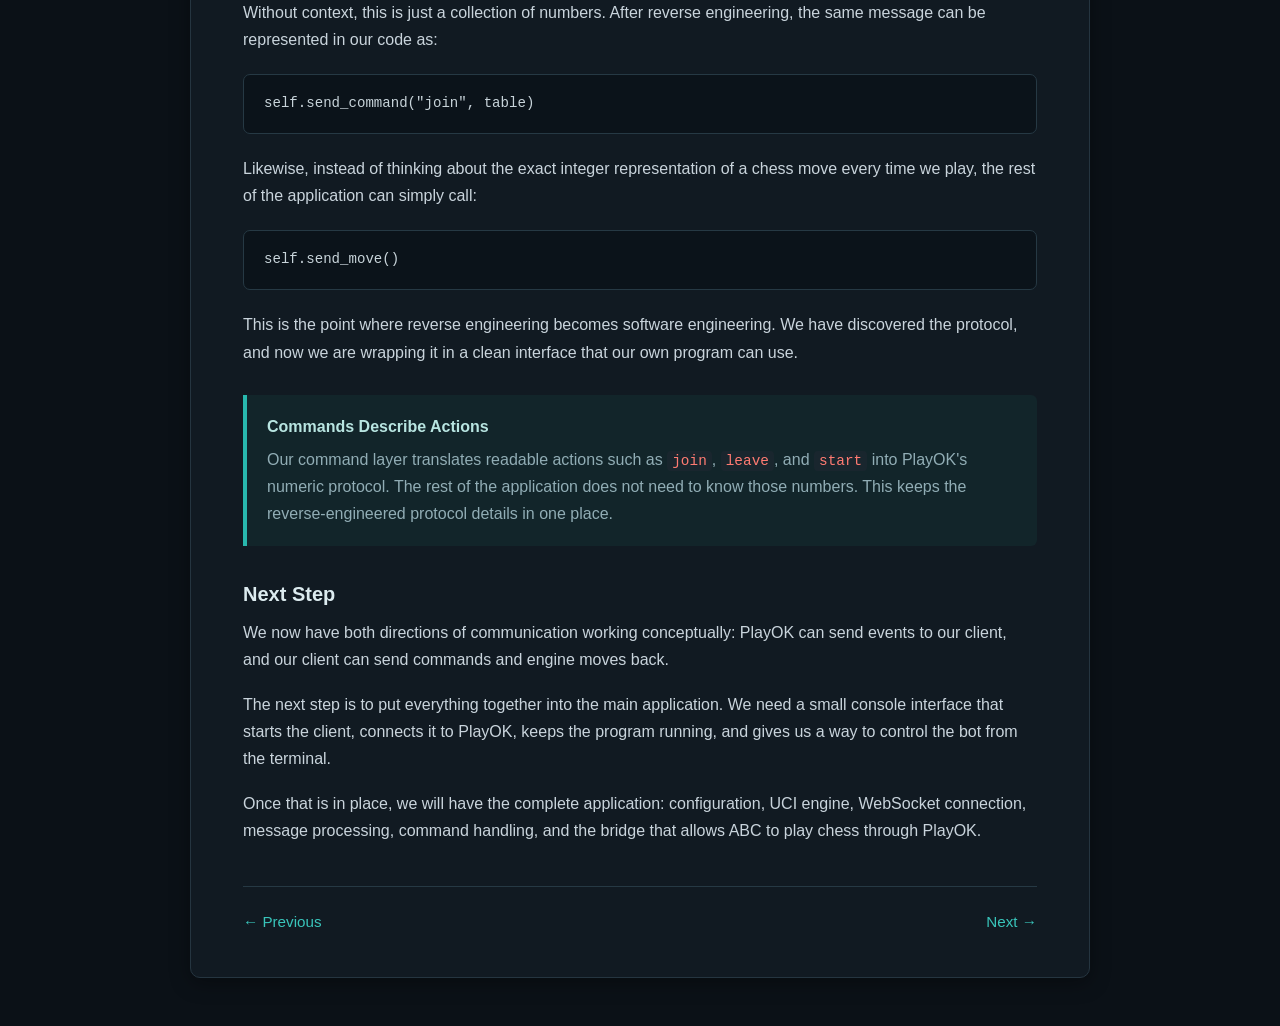
<file: book/commands.html>
<!DOCTYPE html>
<html lang="en">
<head>
    <meta charset="UTF-8">
    <meta name="viewport" content="width=device-width, initial-scale=1.0">
    <title>Moves & Commands — PCB</title>
    <link rel="stylesheet" href="../style/style.css">
</head>
<body>
    <main class="book">
        <article class="chapter">
            <nav class="chapter-nav">
                <a href="../index.html">← Contents</a>
            </nav>
            <div class="chapter-label">Chapter 7</div>
            <h2>Sending Moves and Commands</h2>
            <p class="lead">In the previous chapter we built the receiving side of the bot. We can now listen to PlayOK, identify tables, track players, load positions, and detect when the opponent makes a move. The missing half is sending information back. In this chapter we build the small command layer that turns our engine's decisions and user actions into PlayOK WebSocket messages.</p>
            <h3>Two Different Kinds of Outgoing Messages</h3>
            <p>From PlayOK's point of view, there is not really a separate category called “chess moves”. A move is another variation of a PlayOK command, with additional parameters containing the encoded chess move.</p>
            <p>Technically, both a table action such as joining a table and a chess move are the same kind of thing: an outgoing PlayOK action represented by an <code>i</code> array. The difference is that a move requires additional parameters describing the game and the encoded move itself.</p>
            <p>For example, joining a table can be represented as:</p>
            <pre><code>{"i": [JOIN_TABLE, table]}</code></pre>
            <p>while sending a chess move uses the same basic command mechanism with additional parameters:</p>
            <pre><code>{"i": [LOAD_MOVE, table, 1, move, 1]}</code></pre>
            <p>So, technically, <code>send_move()</code> is simply a specialized PlayOK command. Mentally, however, I still separate the two in our Python code because it makes the rest of the application easier to understand. <code>send_command()</code> handles general table and game actions, while <code>send_move()</code> handles the special case of an engine-generated chess move.</p>
            <p>This distinction is about keeping our code clean, not about claiming that PlayOK has two fundamentally different outgoing protocols. Underneath, they are all PlayOK actions sent through the same WebSocket.</p>
            <pre><code>send_move()
send_command(action, table)</code></pre>
            <p><code>send_move()</code> is responsible only for chess moves. <code>send_command()</code> is responsible only for table and game actions.</p>
            <h3>Sending an Engine Move</h3>
            <p>The entire engine-move method is surprisingly small:</p>
            <pre><code>def send_move(self):
    move = self.engine.search()
    self.send_message({"i": [LOAD_MOVE, self.active_table, 1, move, 1]})</code></pre>
            <p>The important part is that the complexity has already been handled by the engine layer. <code>self.engine.search()</code> asks the UCI engine for its best move and converts that move into the integer representation we discovered earlier.</p>
            <p>By the time <code>send_move()</code> receives the result, it does not need to know anything about UCI notation, python-chess square numbering, or the XOR transformation. The engine module has already converted the move into the PlayOK representation.</p>
            <p>The only remaining job is to put that integer into the correct PlayOK message.</p>
            <h3>The PlayOK Move Message</h3>
            <p>The outgoing message has this structure:</p>
            <pre><code>{
    "i": [LOAD_MOVE, self.active_table, 1, move, 1]
}</code></pre>
            <p>The values have different roles. <code>LOAD_MOVE</code> identifies the PlayOK operation, <code>self.active_table</code> identifies the table, and <code>move</code> is the encoded chess move produced by our engine.</p>
            <p>The remaining values are part of the message format required by PlayOK. We do not need to reinterpret them every time we send a move. We discovered the structure by observing what the browser sends, and our client reproduces that structure.</p>
            <p>This is one of the main lessons of reverse engineering: once we understand a message format, we can hide its protocol-specific details behind a small function. The rest of the application can simply call <code>send_move()</code>.</p>
            <h3>The Engine-to-Server Bridge</h3>
            <p>It is useful to look at the complete path of a move:</p>
            <pre><code>PlayOK
   │
   │ opponent move
   ▼
receive_messages()
   │
   ▼
engine.load_move()
   │
   ▼
engine.search()
   │
   ▼
PlayOK move integer
   │
   ▼
send_move()
   │
   ▼
WebSocket
   │
   ▼
PlayOK</code></pre>
            <p>The UCI engine never needs to know that PlayOK exists. PlayOK never needs to know how the engine calculated its move. The bridge between them is responsible for translating between the two protocols.</p>
            <h3>Commands Are Different from Moves</h3>
            <p>Chess moves are only one part of the interaction. Our bot also needs to perform table actions.</p>
            <p>During the receive loop we already used commands such as:</p>
            <pre><code>self.send_command("join", table)
self.send_command("leave", table)
self.send_command("white_on", table)
self.send_command("black_on", table)
self.send_command("start", table)</code></pre>
            <p>Instead of constructing a different JSON object every time we need one of these actions, we use a single method and give it a human-readable action name.</p>
            <pre><code>def send_command(self, action, table):</code></pre>
            <p>This is a small abstraction, but it makes a big difference to the rest of the code. The receive loop can describe what it wants to do rather than how PlayOK encodes that action.</p>
            <h3>One Command Template</h3>
            <p>We begin with an empty request:</p>
            <pre><code>request = {"i": [], "s": []}</code></pre>
            <p>The command method then fills in the <code>i</code> array according to the requested action. The <code>s</code> array remains empty for these commands.</p>
            <p>Instead of duplicating WebSocket code for every action, we have one place where all of the PlayOK command encodings live.</p>
            <h3>Joining a Table</h3>
            <p>The first command is joining a table:</p>
            <pre><code>if action == "join":
    request["i"] = [JOIN_TABLE, table]</code></pre>
            <p>The caller does not need to know the numeric value of <code>JOIN_TABLE</code>. That value is defined in <code>config.py</code>, where we keep the protocol constants.</p>
            <p>So the application thinks in terms of:</p>
            <pre><code>self.send_command("join", table)</code></pre>
            <p>while the protocol layer produces the encoded message:</p>
            <pre><code>{"i": [JOIN_TABLE, table], "s": []}</code></pre>
            <p>This separation keeps the reverse-engineered protocol details out of the higher-level game logic.</p>
            <h3>Leaving a Table</h3>
            <p>Leaving works in exactly the same way:</p>
            <pre><code>elif action == "leave":
    request["i"] = [LEAVE_TABLE, table]</code></pre>
            <p>Again, the receive loop only needs to say that it wants to leave. It does not need to construct the PlayOK packet itself.</p>
            <h3>Taking a Side</h3>
            <p>PlayOK uses another command for taking a seat on the board. White and Black are represented by different values.</p>
            <pre><code>elif action == "white_on":
    request["i"] = [TAKE_SIDE, table, 0]
elif action == "black_on":
    request["i"] = [TAKE_SIDE, table, 1]</code></pre>
            <p>Although not being explicitly used, there are also corresponding commands for leaving a particular side in case if you need some debugging:</p>
            <pre><code>elif action == "white_off":
    request["i"] = [LEAVE_SIDE, table, 0]
elif action == "black_off":
    request["i"] = [LEAVE_SIDE, table, 1]</code></pre>
            <p>The important point is that the human-readable action name contains the meaning while the numeric protocol representation stays inside <code>send_command()</code>.</p>
            <h3>Starting and Resigning</h3>
            <p>Starting a game is another simple table command:</p>
            <pre><code>elif action == "start":
    request["i"] = [START_GAME, table]</code></pre>
            <p>Resigning requires additional parameters:</p>
            <pre><code>elif action == "resign":
    request["i"] = [RESIGN_GAME, table, 4, 0]</code></pre>
            <p>This is a good example of why the command abstraction is useful. The rest of the program does not have to remember that resignation requires four values in the <code>i</code> array or what those values mean. It simply calls:</p>
            <pre><code>self.send_command("resign", table)</code></pre>
            <p>The protocol-specific structure stays in one place.</p>
            <h3>Sending the Request</h3>
            <p>Once the appropriate command has been selected, the request is passed to the common WebSocket sending method:</p>
            <pre><code>self.send_message(request)</code></pre>
            <p>This is another important separation in the design.</p>
            <p><code>send_command()</code> knows how to construct a PlayOK command. <code>send_message()</code> knows how to actually serialize and transmit a message through the WebSocket.</p>
            <pre><code>send_command()
      │
      ▼
construct protocol message
      │
      ▼
send_message()
      │
      ▼
JSON serialization
      │
      ▼
WebSocket.send()</code></pre>
            <p>Neither method needs to know how the other layer works internally.</p>
            <h3>The Interesting Part: Updating State Indirectly</h3>
            <p>There is one particularly deliberate design decision at the end of <code>send_command()</code>:</p>
            <pre><code>self.send_message(request)

# Track state variables
self.user_status()</code></pre>
            <p>At first this may look unnecessary. We have just sent a command, so why immediately send another request?</p>
            <p>The reason is that <code>send_command()</code> does not directly modify any of our table-state variables. Instead, after performing the action, it asks PlayOK to report the user's current table state. The response comes back through the normal receive loop and updates <code>active_table</code> there.</p>
            <p>This gives us a very clean separation:</p>
            <pre><code>send_command()
    │
    ├── send the requested action
    │
    └── request current user state
                │
                ▼
         PlayOK response
                │
                ▼
        receive_messages()
                │
                ▼
          update state</code></pre>
            <p>We deliberately do not do something like this inside <code>send_command()</code>:</p>
            <pre><code>self.active_table = table</code></pre>
            <p>That would make our local state an assumption about what happened on the server.</p>
            <p>Instead, we let PlayOK tell us what the resulting state actually is. The command says what we want to do. The server response tells us what state we are actually in.</p>
            <h3>Why This Keeps the Code Clean</h3>
            <p>This distinction becomes especially useful when commands can fail or produce a state different from what we expected.</p>
            <p>For example, suppose we send a command to join a table. Rather than immediately assuming that we are now sitting there, we wait for the server's response. The same mechanism works after leaving a table, joining a side, or performing another action that changes the user's table state.</p>
            <p>Our receive loop therefore remains the single place responsible for interpreting PlayOK state.</p>
            <pre><code>Commands
   │
   ▼
What we ask PlayOK to do
   │
   ▼
WebSocket
   │
   ▼
What PlayOK says happened
   │
   ▼
Receive loop
   │
   ▼
Our actual state</code></pre>
            <p>This is much cleaner than having different methods independently modify <code>active_table</code>, <code>player_white</code>, <code>player_black</code>, and other state variables.</p>
            <h3>Commands Describe Actions, Not State</h3>
            <p>This leads to a useful architectural rule for the whole client:</p>
            <p><strong>Outgoing commands describe actions. Incoming messages establish state.</strong></p>
            <p>When we call <code>send_command("join", table)</code>, we are saying, “ask PlayOK to join this table.” We are not saying, “the bot is now definitely on this table.”</p>
            <p>When PlayOK later sends the user information response, <code>receive_messages()</code> interprets that response and updates <code>active_table</code>.</p>
            <p>This distinction prevents the client from confusing an attempted action with the result of that action.</p>
            <h3>Why <code>user_status()</code> Belongs Here</h3>
            <p>Putting <code>user_status()</code> at the end of <code>send_command()</code> also means every command automatically refreshes our table state.</p>
            <p>We do not need to remember to write this after every individual action:</p>
            <pre><code>send_command("join", table)
user_status()

send_command("leave", table)
user_status()

send_command("start", table)
user_status()</code></pre>
            <p>Instead, the command method handles it consistently:</p>
            <pre><code>send_command("join", table)</code></pre>
            <p>Internally, that becomes:</p>
            <pre><code>construct command
        ↓
send command
        ↓
request current user state</code></pre>
            <p>This is exactly the kind of small abstraction that makes a reverse-engineered client manageable. Once we discover a protocol pattern that should happen every time, we encode that pattern in one function rather than relying on ourselves to remember it everywhere else.</p>
            <h3>The Complete Command Layer</h3>
            <p>The finished method is compact because all the protocol details have been concentrated into one place:</p>
            <pre><code>def send_command(self, action, table):
    request = {"i": [], "s": []}

    if action == "join": request["i"] = [JOIN_TABLE, table]
    elif action == "leave": request["i"] = [LEAVE_TABLE, table]
    elif action == "white_on": request["i"] = [TAKE_SIDE, table, 0]
    elif action == "white_off": request["i"] = [LEAVE_SIDE, table, 0]
    elif action == "black_on": request["i"] = [TAKE_SIDE, table, 1]
    elif action == "black_off": request["i"] = [LEAVE_SIDE, table, 1]
    elif action == "start": request["i"] = [START_GAME, table]
    elif action == "resign": request["i"] = [RESIGN_GAME, table, 4, 0]

    self.send_message(request)
    self.user_status()</code></pre>
            <p>Notice how little WebSocket code exists here. There is no connection management, no JSON serialization, and no state interpretation. Those responsibilities belong to other methods.</p>
            <h3>The Architecture So Far</h3>
            <p>We now have three distinct layers working together:</p>
            <pre><code>               PlayOK WebSocket
                 ▲           │
                 │           ▼
          send_message()   recv()
                 ▲           │
                 │           ▼
          ┌────────────┐  receive_messages()
          │  Commands  │        │
          │            │        ▼
          │ send_move  │   PlayOK state
          │send_command│        │
          └──────┬─────┘        ▼
                 │          ChessEngine
                 │              │
                 └──────────────┘</code></pre>
            <p>The <code>ChessEngine</code> handles chess. The receive loop interprets server events and maintains state. The command methods translate our desired actions into PlayOK's protocol. Finally, <code>send_message()</code> provides the common transport layer.</p>
            <h3>From UCI Move to PlayOK Move</h3>
            <p>We can now follow an entire engine move from the moment the opponent moves:</p>
            <ol>
                <li>PlayOK sends a <code>LOAD_MOVE</code> message.</li>
                <li><code>receive_messages()</code> receives it.</li>
                <li>The SAN move is loaded into the local <code>python-chess</code> board.</li>
                <li>The receive loop detects that the move belongs to the opponent.</li>
                <li><code>send_move()</code> calls <code>self.engine.search()</code>.</li>
                <li>The engine produces a move and the engine layer converts it to the PlayOK integer representation.</li>
                <li><code>send_move()</code> places that integer into a <code>LOAD_MOVE</code> request.</li>
                <li><code>send_message()</code> serializes the request and sends it through the WebSocket.</li>
                <li>PlayOK receives the move and updates the game.</li>
            </ol>
            <p>That is the complete UCI-to-WebSocket bridge.</p>
            <h3>The Important Design Principle</h3>
            <p>At this point, the individual methods are small, but together they form a very deliberate architecture.</p>
            <p>The engine does not know about WebSockets. The WebSocket transport does not know about chess. The command layer does not directly maintain server state. The receive loop does not construct every outgoing packet itself.</p>
            <p>Each part has one job:</p>
            <pre><code>ChessEngine
    │
    └── chess position and engine moves

receive_messages()
    │
    └── interpret PlayOK events and update state

send_move()
    │
    └── send an engine-generated chess move

send_command()
    │
    └── translate user actions into PlayOK commands

send_message()
    │
    └── serialize and transmit WebSocket messages</code></pre>
            <p>This separation is especially valuable in a reverse-engineering project because our understanding of the protocol will continue to evolve. If we discover that a command uses a different field or parameter, we can change the command mapping without rewriting the rest of the bot.</p>
            <h3>We Are No Longer Reproducing the Browser Blindly</h3>
            <p>The goal of reverse engineering was never to copy the entire PlayOK browser client. The browser contains a huge amount of functionality that our engine does not need.</p>
            <p>Instead, we observed what the browser does, identified the messages that matter to chess, and reproduced only the subset required by our bot.</p>
            <p>Our client can now perform the essential actions:</p>
            <ul>
                <li>connect to PlayOK;</li>
                <li>keep the connection alive;</li>
                <li>discover tables;</li>
                <li>join and leave tables;</li>
                <li>take White or Black;</li>
                <li>start a game;</li>
                <li>receive the current position;</li>
                <li>receive opponent moves;</li>
                <li>generate engine moves;</li>
                <li>send those moves back to PlayOK.</li>
            </ul>
            <p>That is enough to turn a UCI chess engine that knows nothing about PlayOK into an automated online player.</p>
            <h3>The Protocol Is Now Becoming an API</h3>
            <p>One of the most satisfying parts of this process is seeing the reverse-engineered protocol disappear behind our own interface.</p>
            <p>At the beginning, we saw messages such as:</p>
            <pre><code>{"i":[72,301],"s":[]}</code></pre>
            <p>Without context, this is just a collection of numbers. After reverse engineering, the same message can be represented in our code as:</p>
            <pre><code>self.send_command("join", table)</code></pre>
            <p>Likewise, instead of thinking about the exact integer representation of a chess move every time we play, the rest of the application can simply call:</p>
            <pre><code>self.send_move()</code></pre>
            <p>This is the point where reverse engineering becomes software engineering. We have discovered the protocol, and now we are wrapping it in a clean interface that our own program can use.</p>
            <div class="note">
                <div class="note-title">Commands Describe Actions</div>
                <p>Our command layer translates readable actions such as <code>join</code>, <code>leave</code>, and <code>start</code> into PlayOK's numeric protocol. The rest of the application does not need to know those numbers. This keeps the reverse-engineered protocol details in one place.</p>
            </div>
            <h3>Next Step</h3>
            <p>We now have both directions of communication working conceptually: PlayOK can send events to our client, and our client can send commands and engine moves back.</p>
            <p>The next step is to put everything together into the main application. We need a small console interface that starts the client, connects it to PlayOK, keeps the program running, and gives us a way to control the bot from the terminal.</p>
            <p>Once that is in place, we will have the complete application: configuration, UCI engine, WebSocket connection, message processing, command handling, and the bridge that allows ABC to play chess through PlayOK.</p>
            <nav class="chapter-nav-bottom">
                <a href="receive.html">← Previous</a>
                <a href="main.html" class="next">Next →</a>
            </nav>
        </article>
    </main>
</body>
</html>
</file>
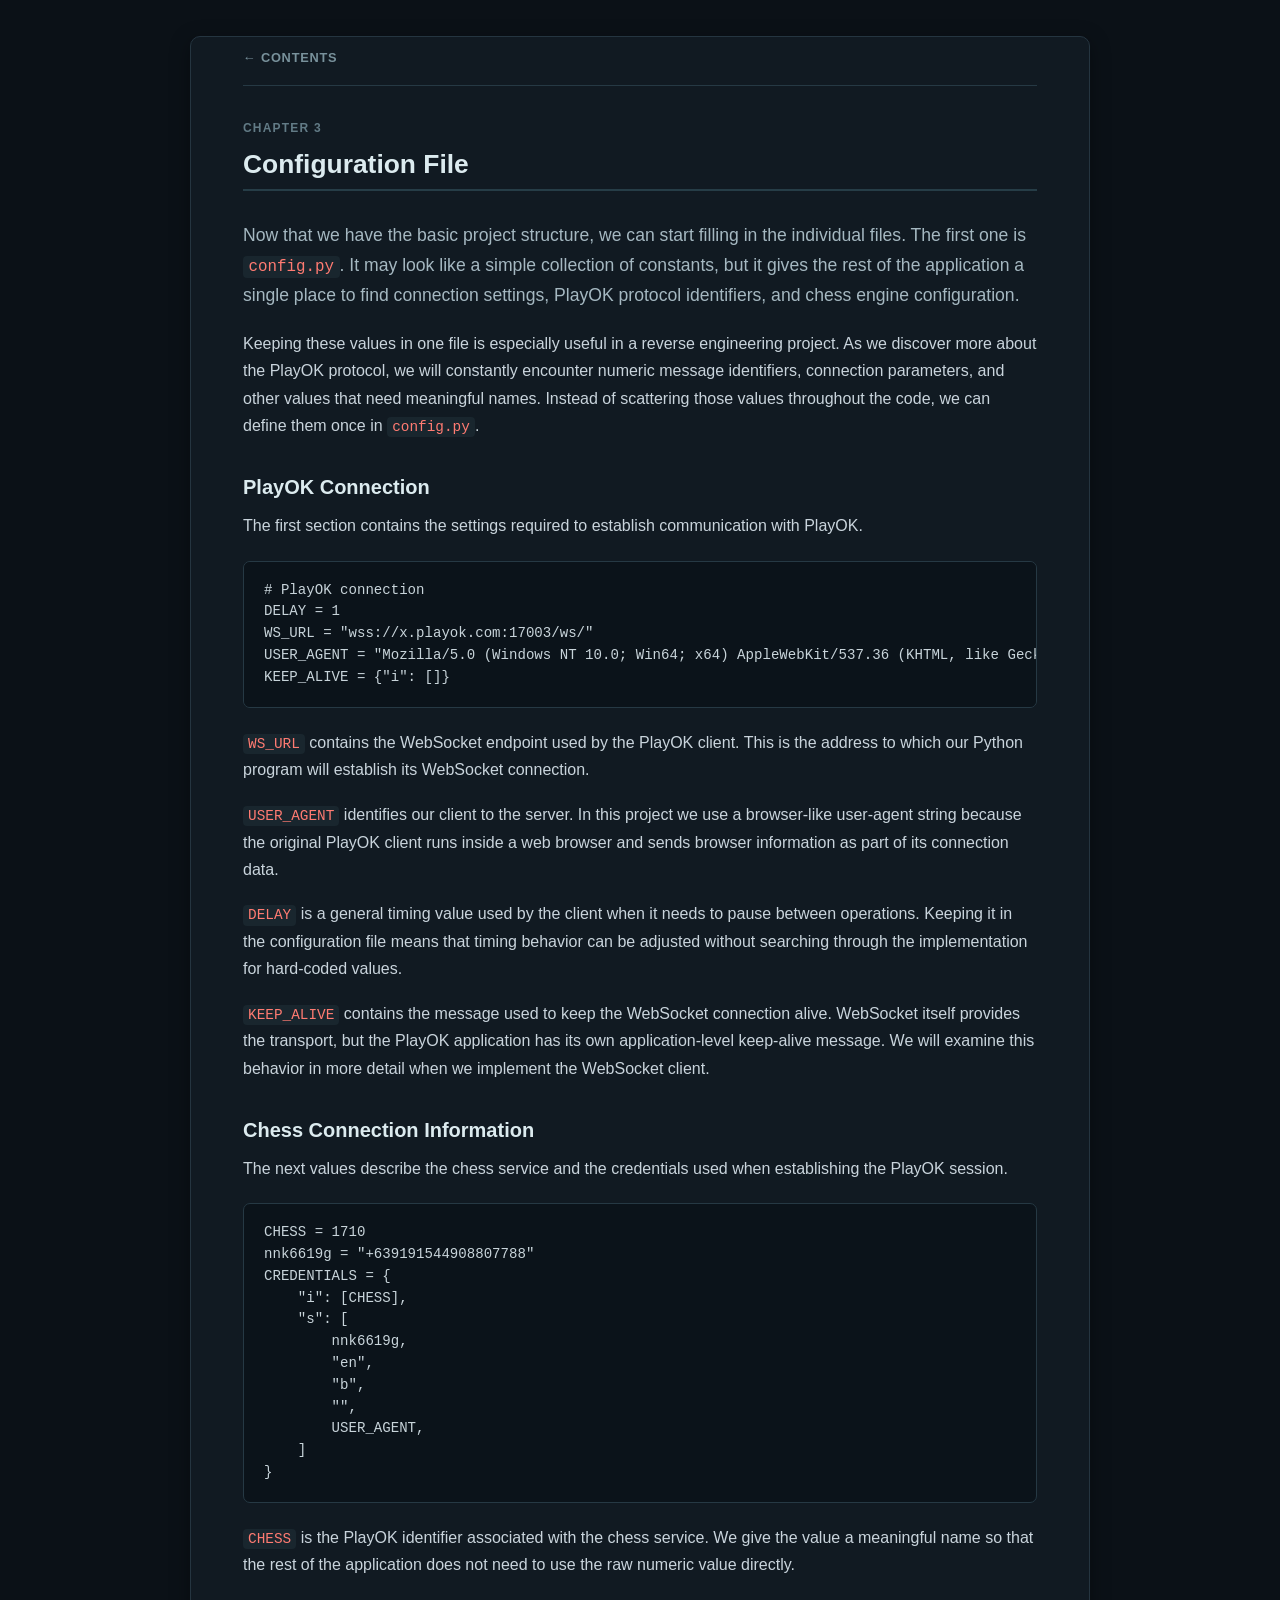
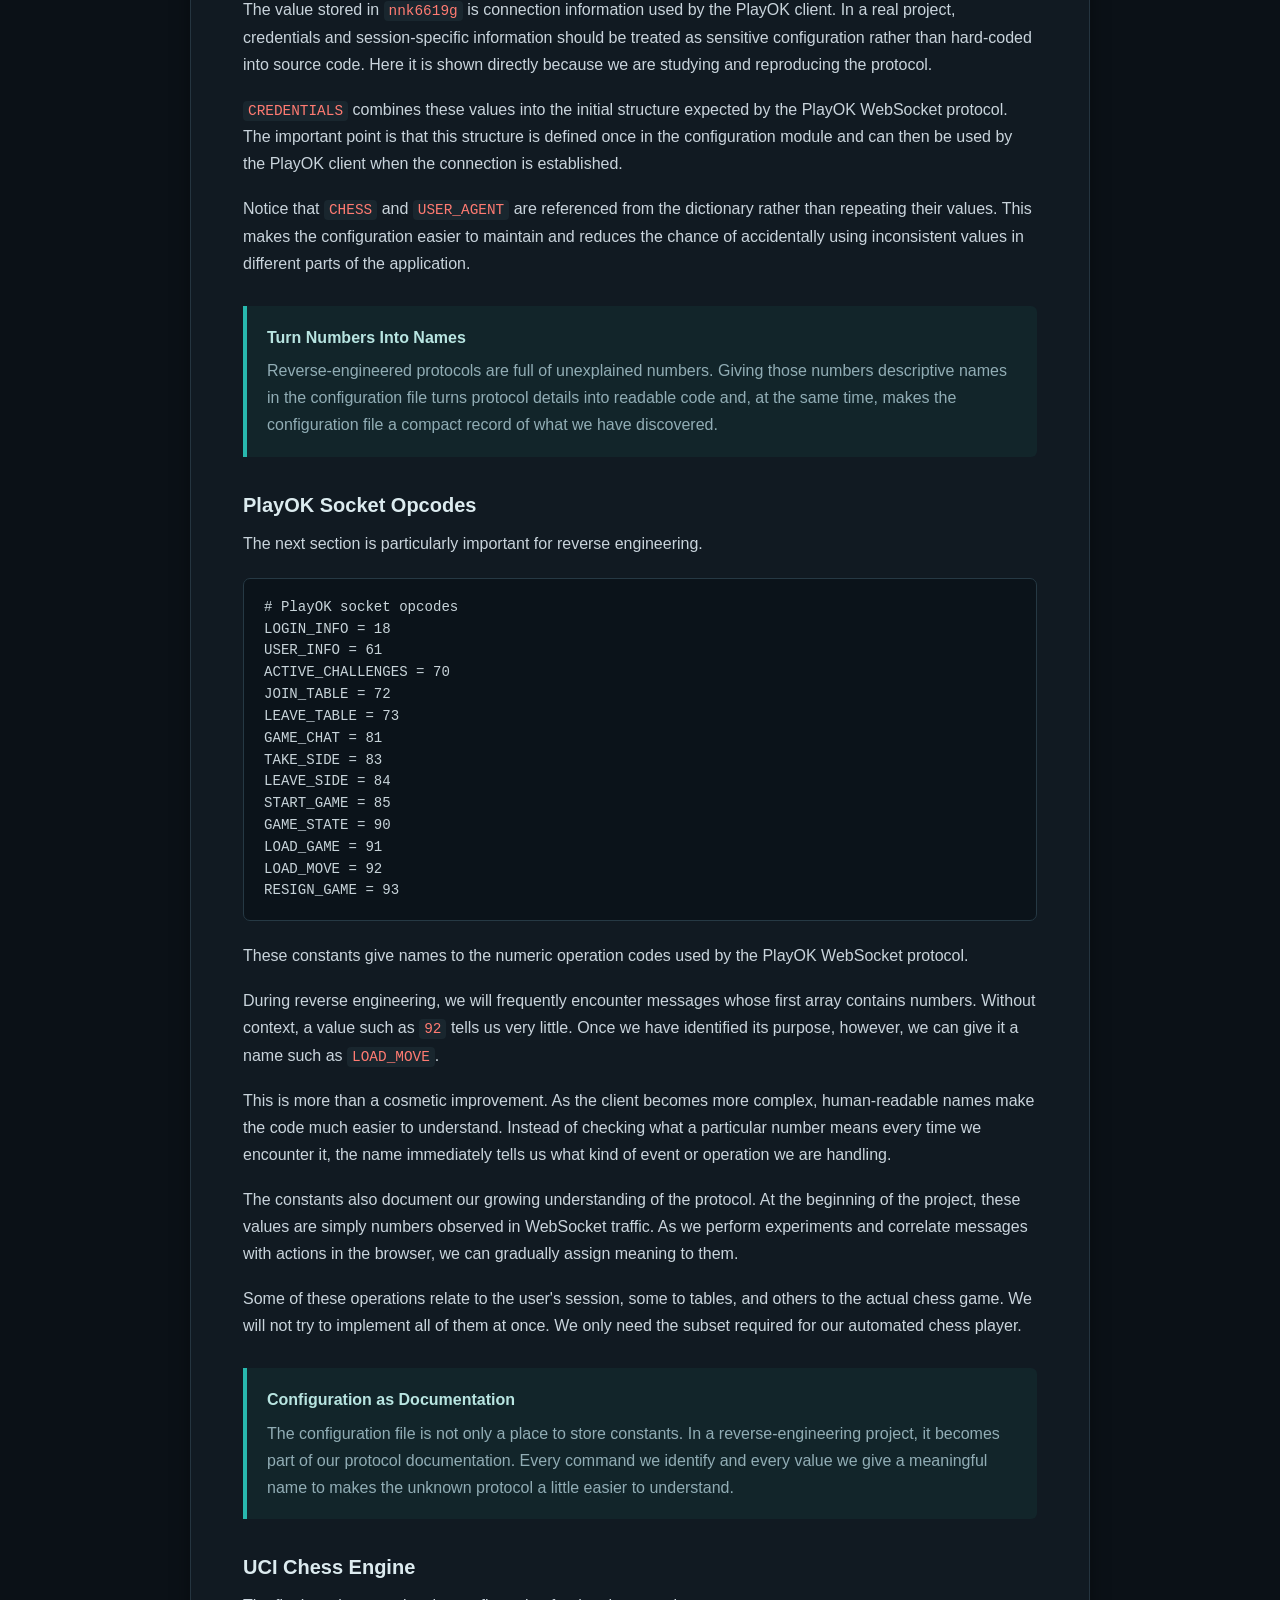
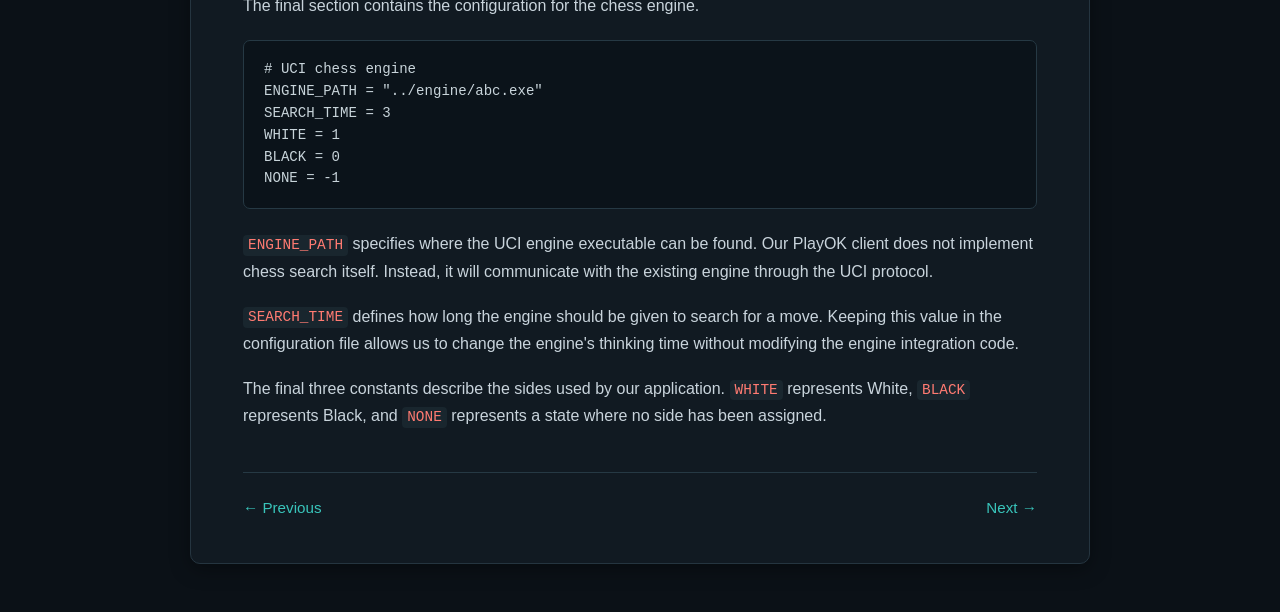
<file: book/config.html>
<!DOCTYPE html>
<html lang="en">
<head>
    <meta charset="UTF-8">
    <meta name="viewport" content="width=device-width, initial-scale=1.0">
    <title>Configuration File — PCB</title>
    <link rel="stylesheet" href="../style/style.css">
</head>
<body>
    <main class="book">
        <article class="chapter">
            <nav class="chapter-nav">
                <a href="../index.html">← Contents</a>
            </nav>
            <div class="chapter-label">Chapter 3</div>
            <h2>Configuration File</h2>
            <p class="lead">Now that we have the basic project structure, we can start filling in the individual files. The first one is <code>config.py</code>. It may look like a simple collection of constants, but it gives the rest of the application a single place to find connection settings, PlayOK protocol identifiers, and chess engine configuration.</p>
            <p>Keeping these values in one file is especially useful in a reverse engineering project. As we discover more about the PlayOK protocol, we will constantly encounter numeric message identifiers, connection parameters, and other values that need meaningful names. Instead of scattering those values throughout the code, we can define them once in <code>config.py</code>.</p>
            <h3>PlayOK Connection</h3>
            <p>The first section contains the settings required to establish communication with PlayOK.</p>
            <pre><code># PlayOK connection
DELAY = 1
WS_URL = "wss://x.playok.com:17003/ws/"
USER_AGENT = "Mozilla/5.0 (Windows NT 10.0; Win64; x64) AppleWebKit/537.36 (KHTML, like Gecko) Chrome/153.0.0.0 Safari/537.36"
KEEP_ALIVE = {"i": []}</code></pre>
            <p><code>WS_URL</code> contains the WebSocket endpoint used by the PlayOK client. This is the address to which our Python program will establish its WebSocket connection.</p>
            <p><code>USER_AGENT</code> identifies our client to the server. In this project we use a browser-like user-agent string because the original PlayOK client runs inside a web browser and sends browser information as part of its connection data.</p>
            <p><code>DELAY</code> is a general timing value used by the client when it needs to pause between operations. Keeping it in the configuration file means that timing behavior can be adjusted without searching through the implementation for hard-coded values.</p>
            <p><code>KEEP_ALIVE</code> contains the message used to keep the WebSocket connection alive. WebSocket itself provides the transport, but the PlayOK application has its own application-level keep-alive message. We will examine this behavior in more detail when we implement the WebSocket client.</p>
            <h3>Chess Connection Information</h3>
            <p>The next values describe the chess service and the credentials used when establishing the PlayOK session.</p>
            <pre><code>CHESS = 1710
nnk6619g = "+639191544908807788"
CREDENTIALS = {
    "i": [CHESS],
    "s": [
        nnk6619g,
        "en",
        "b",
        "",
        USER_AGENT,
    ]
}</code></pre>
            <p><code>CHESS</code> is the PlayOK identifier associated with the chess service. We give the value a meaningful name so that the rest of the application does not need to use the raw numeric value directly.</p>
            <p>The value stored in <code>nnk6619g</code> is connection information used by the PlayOK client. In a real project, credentials and session-specific information should be treated as sensitive configuration rather than hard-coded into source code. Here it is shown directly because we are studying and reproducing the protocol.</p>
            <p><code>CREDENTIALS</code> combines these values into the initial structure expected by the PlayOK WebSocket protocol. The important point is that this structure is defined once in the configuration module and can then be used by the PlayOK client when the connection is established.</p>
            <p>Notice that <code>CHESS</code> and <code>USER_AGENT</code> are referenced from the dictionary rather than repeating their values. This makes the configuration easier to maintain and reduces the chance of accidentally using inconsistent values in different parts of the application.</p>
            <div class="note">
                <div class="note-title">Turn Numbers Into Names</div>
                <p>Reverse-engineered protocols are full of unexplained numbers. Giving those numbers descriptive names in the configuration file turns protocol details into readable code and, at the same time, makes the configuration file a compact record of what we have discovered.</p>
            </div>
            <h3>PlayOK Socket Opcodes</h3>
            <p>The next section is particularly important for reverse engineering.</p>
            <pre><code># PlayOK socket opcodes
LOGIN_INFO = 18
USER_INFO = 61
ACTIVE_CHALLENGES = 70
JOIN_TABLE = 72
LEAVE_TABLE = 73
GAME_CHAT = 81
TAKE_SIDE = 83
LEAVE_SIDE = 84
START_GAME = 85
GAME_STATE = 90
LOAD_GAME = 91
LOAD_MOVE = 92
RESIGN_GAME = 93</code></pre>
            <p>These constants give names to the numeric operation codes used by the PlayOK WebSocket protocol.</p>
            <p>During reverse engineering, we will frequently encounter messages whose first array contains numbers. Without context, a value such as <code>92</code> tells us very little. Once we have identified its purpose, however, we can give it a name such as <code>LOAD_MOVE</code>.</p>
            <p>This is more than a cosmetic improvement. As the client becomes more complex, human-readable names make the code much easier to understand. Instead of checking what a particular number means every time we encounter it, the name immediately tells us what kind of event or operation we are handling.</p>
            <p>The constants also document our growing understanding of the protocol. At the beginning of the project, these values are simply numbers observed in WebSocket traffic. As we perform experiments and correlate messages with actions in the browser, we can gradually assign meaning to them.</p>
            <p>Some of these operations relate to the user's session, some to tables, and others to the actual chess game. We will not try to implement all of them at once. We only need the subset required for our automated chess player.</p>
            <div class="note">
                <div class="note-title">Configuration as Documentation</div>
                <p>The configuration file is not only a place to store constants. In a reverse-engineering project, it becomes part of our protocol documentation. Every command we identify and every value we give a meaningful name to makes the unknown protocol a little easier to understand.</p>
            </div>
            <h3>UCI Chess Engine</h3>
            <p>The final section contains the configuration for the chess engine.</p>
            <pre><code># UCI chess engine
ENGINE_PATH = "../engine/abc.exe"
SEARCH_TIME = 3
WHITE = 1
BLACK = 0
NONE = -1</code></pre>
            <p><code>ENGINE_PATH</code> specifies where the UCI engine executable can be found. Our PlayOK client does not implement chess search itself. Instead, it will communicate with the existing engine through the UCI protocol.</p>
            <p><code>SEARCH_TIME</code> defines how long the engine should be given to search for a move. Keeping this value in the configuration file allows us to change the engine's thinking time without modifying the engine integration code.</p>
            <p>The final three constants describe the sides used by our application. <code>WHITE</code> represents White, <code>BLACK</code> represents Black, and <code>NONE</code> represents a state where no side has been assigned.</p>
            <nav class="chapter-nav-bottom">
                <a href="project.html">← Previous</a>
                <a href="engine.html" class="next">Next →</a>
            </nav>
        </article>
    </main>
</body>
</html>
</file>
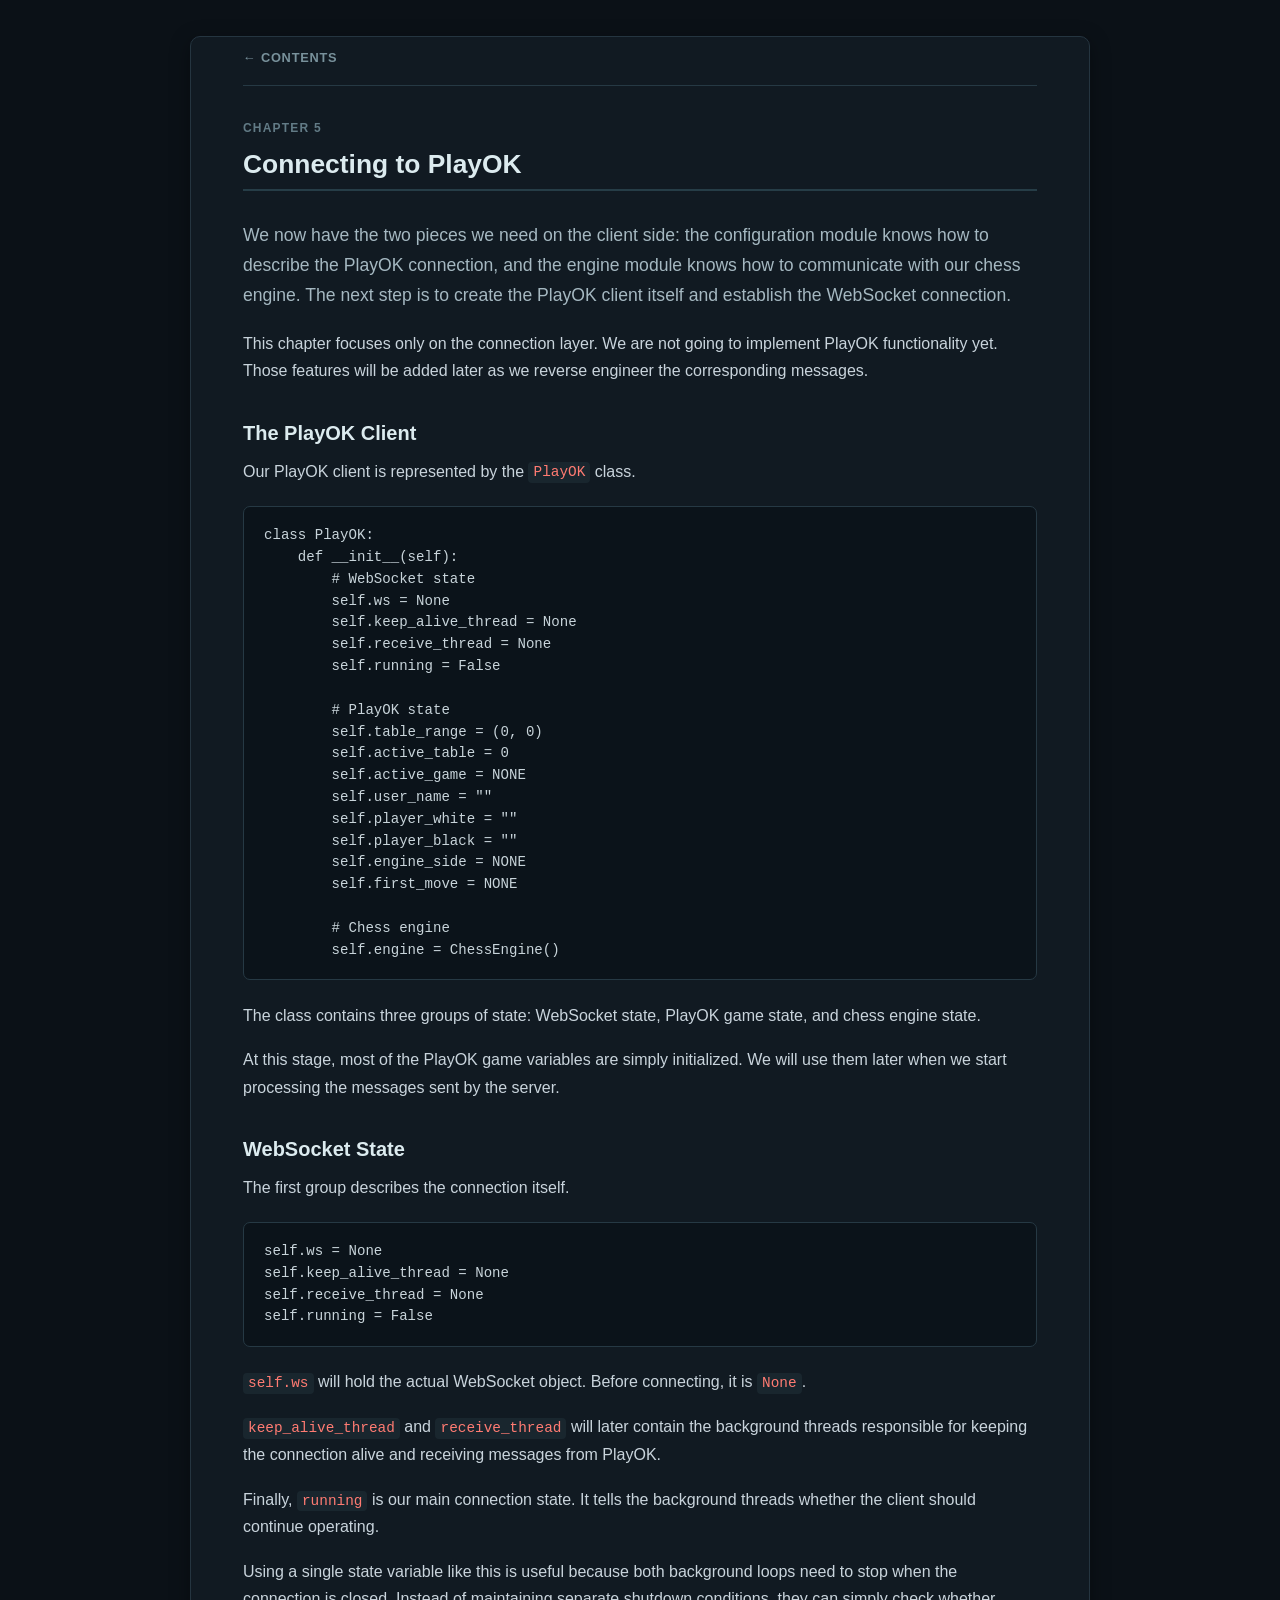
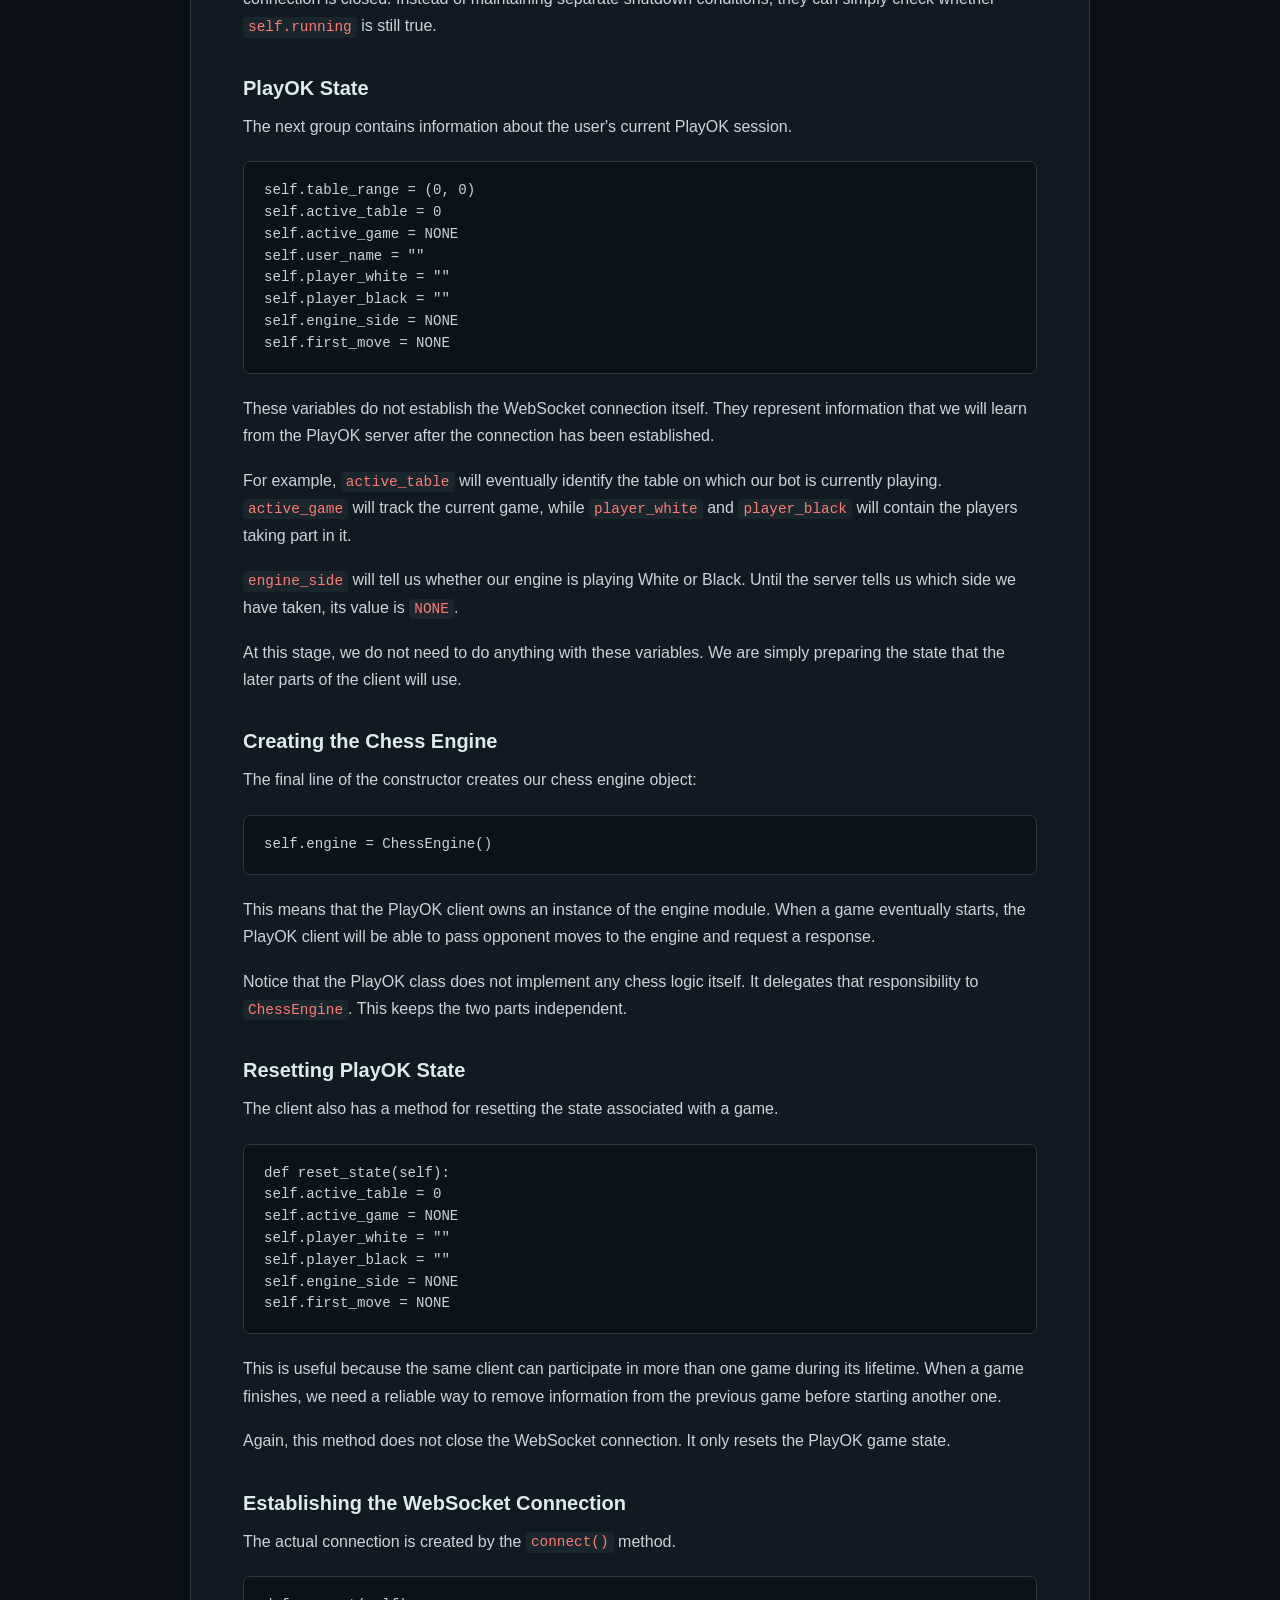
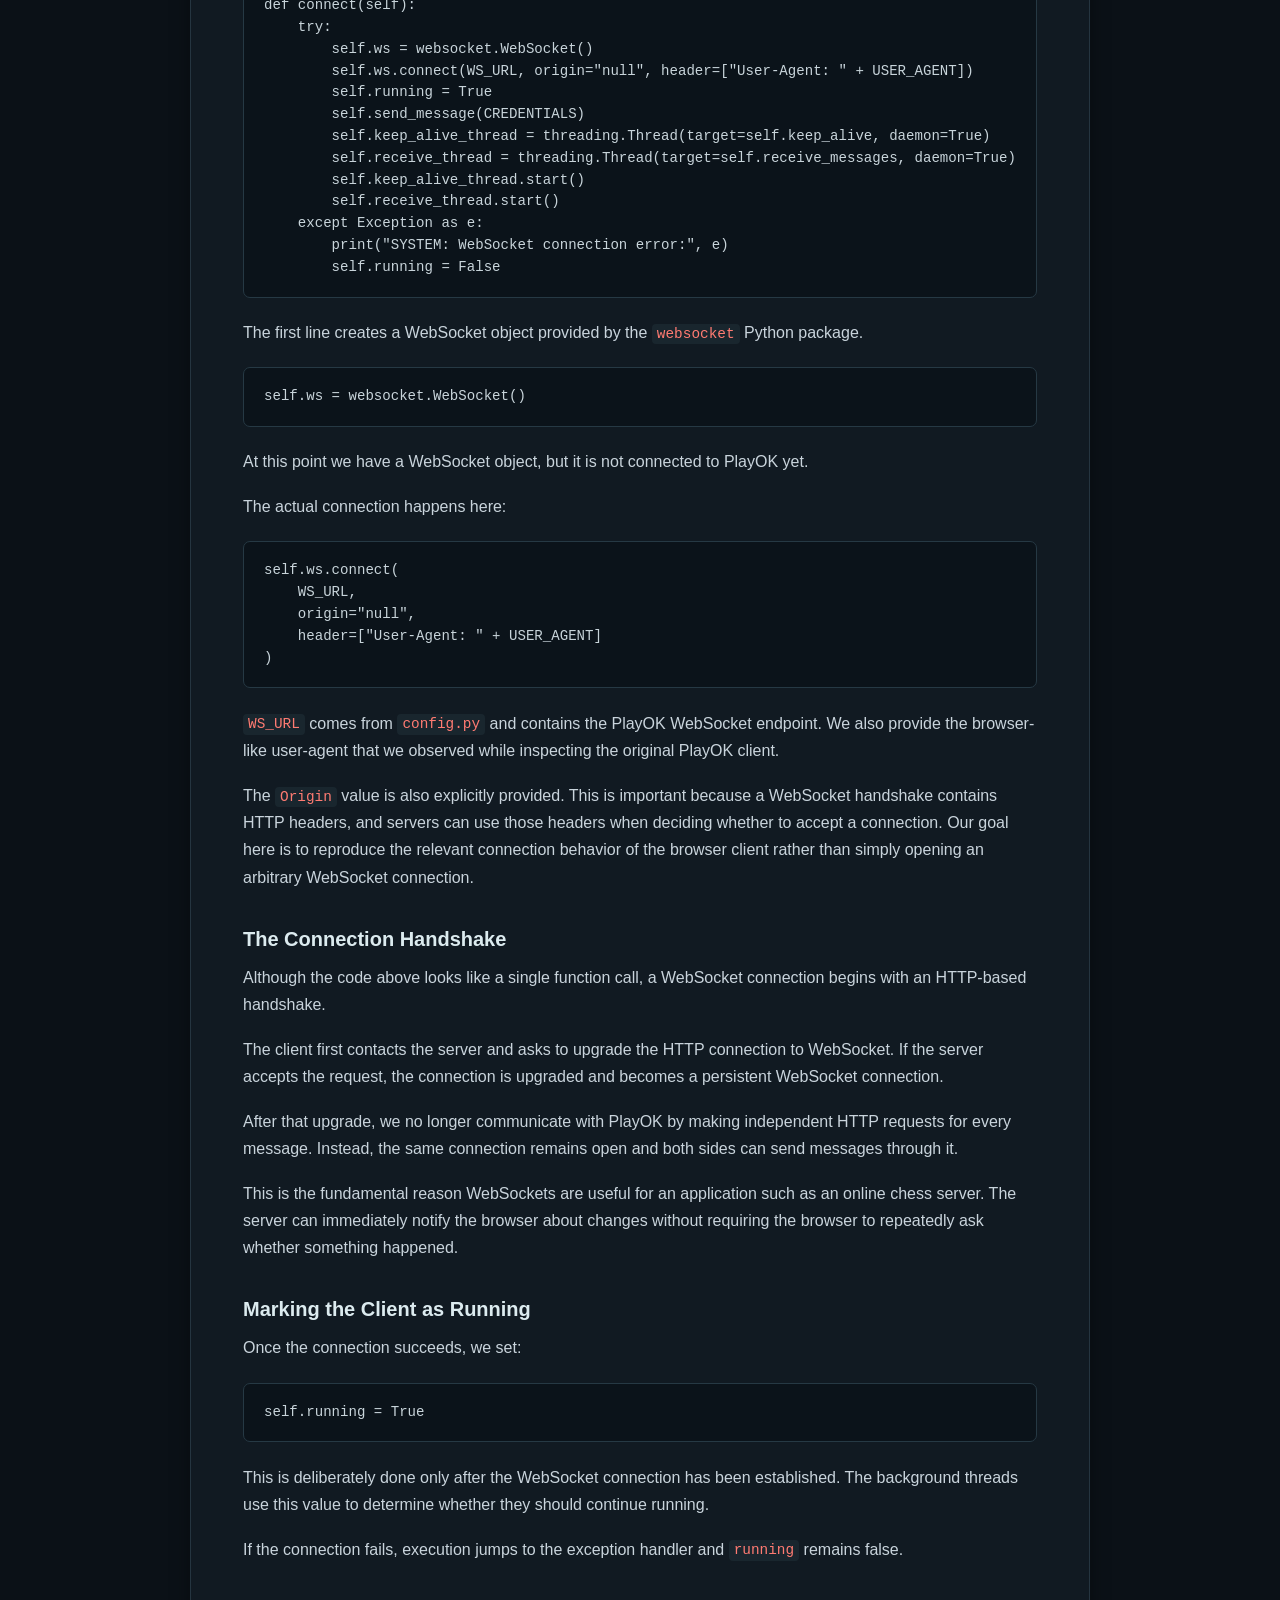
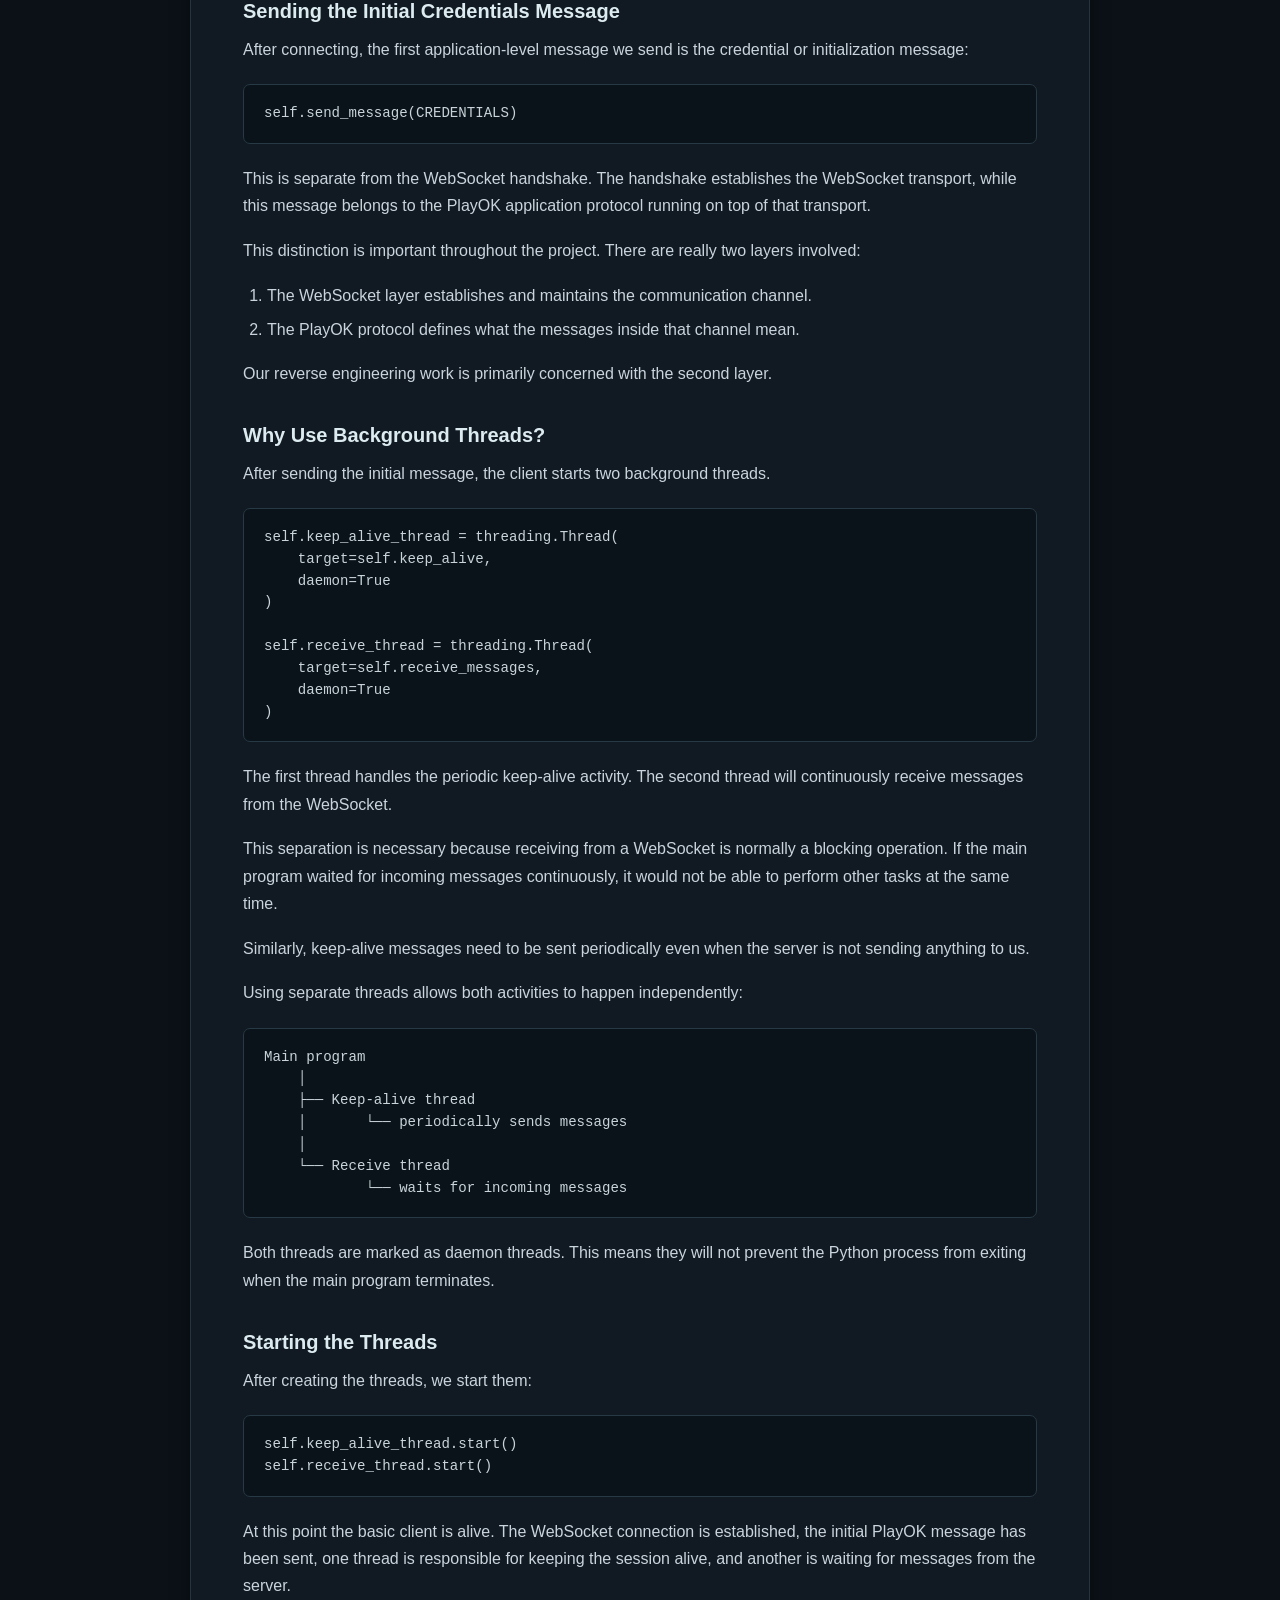
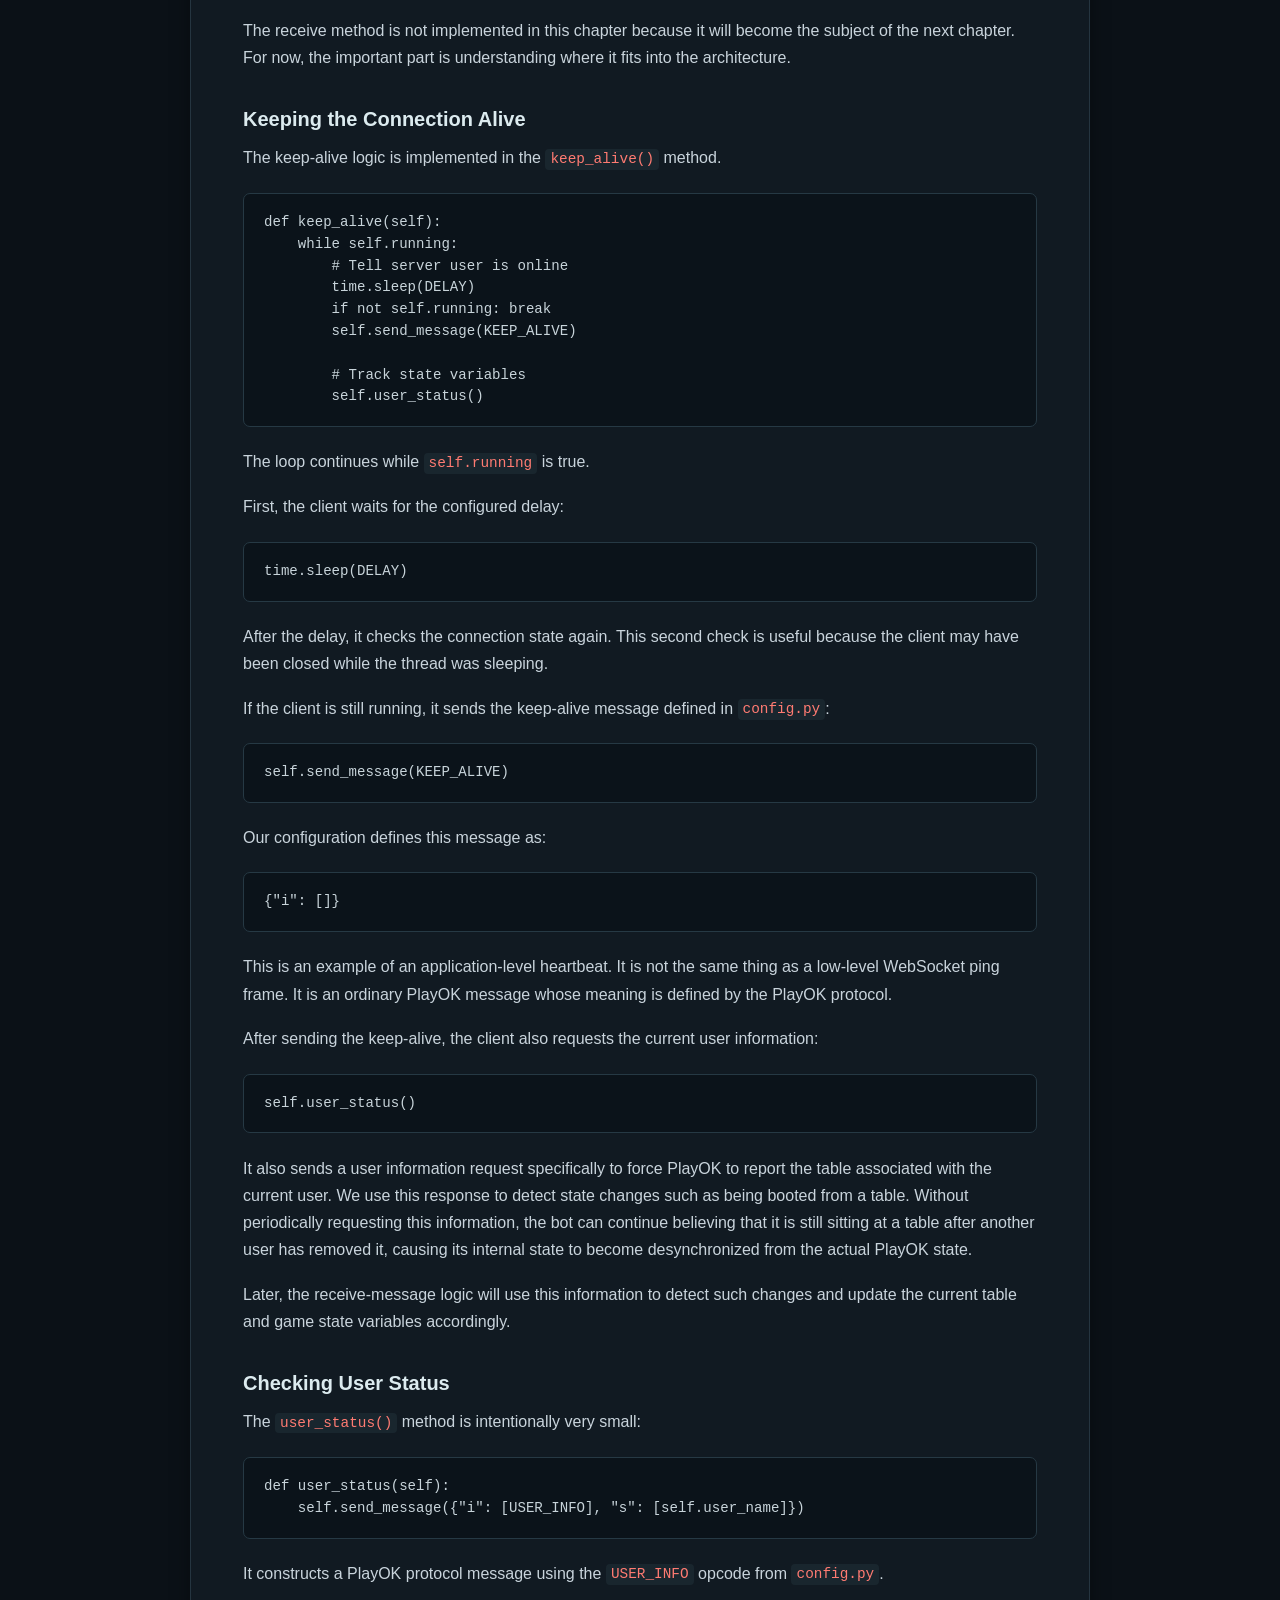
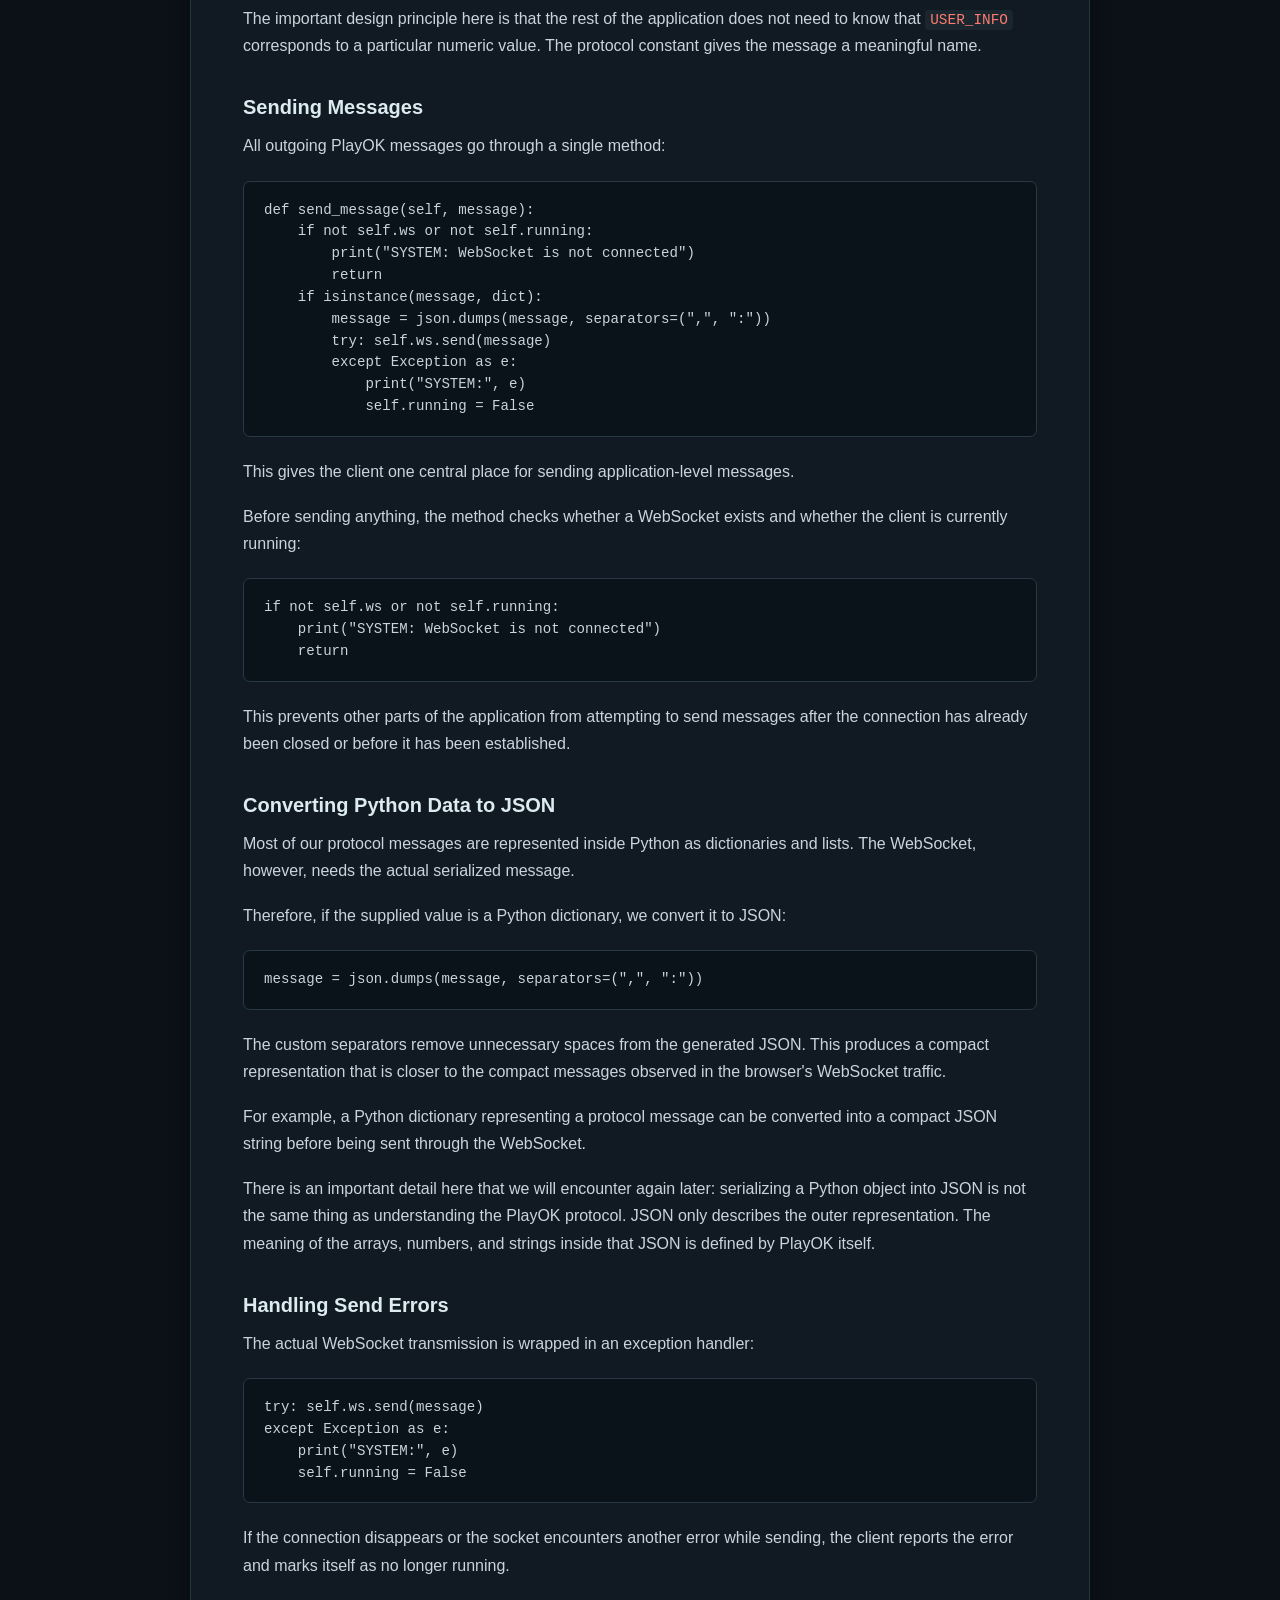
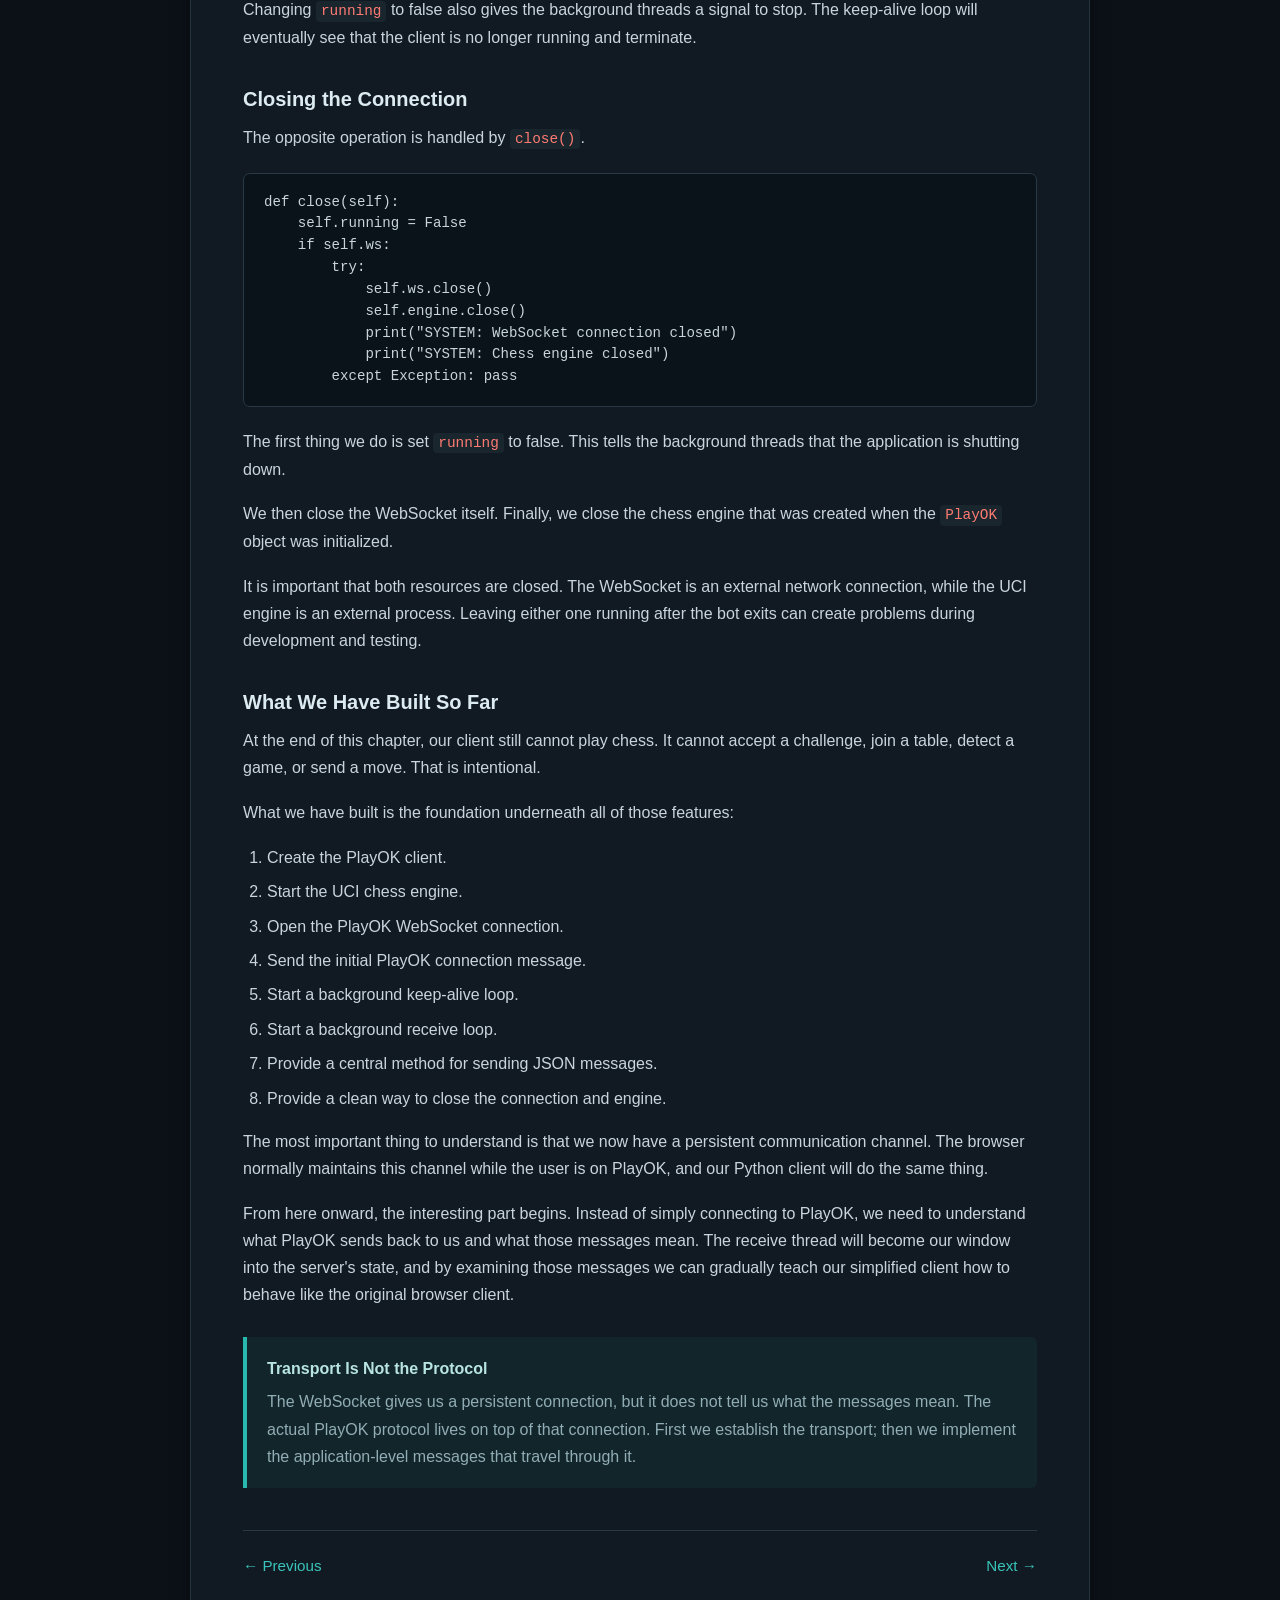
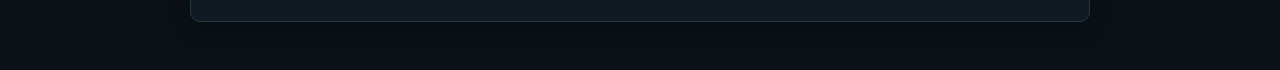
<file: book/connect.html>
<!DOCTYPE html>
<html lang="en">
<head>
    <meta charset="UTF-8">
    <meta name="viewport" content="width=device-width, initial-scale=1.0">
    <title>Connecting to PlayOK — PCB</title>
    <link rel="stylesheet" href="../style/style.css">
</head>
<body>
    <main class="book">
        <article class="chapter">
            <nav class="chapter-nav">
                <a href="../index.html">← Contents</a>
            </nav>
            <div class="chapter-label">Chapter 5</div>
            <h2>Connecting to PlayOK</h2>
            <p class="lead">We now have the two pieces we need on the client side: the configuration module knows how to describe the PlayOK connection, and the engine module knows how to communicate with our chess engine. The next step is to create the PlayOK client itself and establish the WebSocket connection.</p>
            <p>This chapter focuses only on the connection layer. We are not going to implement PlayOK functionality yet. Those features will be added later as we reverse engineer the corresponding messages.</p>
            <h3>The PlayOK Client</h3>
            <p>Our PlayOK client is represented by the <code>PlayOK</code> class.</p>
            <pre><code>class PlayOK:
    def __init__(self):
        # WebSocket state
        self.ws = None
        self.keep_alive_thread = None
        self.receive_thread = None
        self.running = False
        
        # PlayOK state
        self.table_range = (0, 0)
        self.active_table = 0
        self.active_game = NONE
        self.user_name = ""
        self.player_white = ""
        self.player_black = ""
        self.engine_side = NONE
        self.first_move = NONE
        
        # Chess engine
        self.engine = ChessEngine()</code></pre>
            <p>The class contains three groups of state: WebSocket state, PlayOK game state, and chess engine state.</p>
            <p>At this stage, most of the PlayOK game variables are simply initialized. We will use them later when we start processing the messages sent by the server.</p>
            <h3>WebSocket State</h3>
            <p>The first group describes the connection itself.</p>
            <pre><code>self.ws = None
self.keep_alive_thread = None
self.receive_thread = None
self.running = False</code></pre>
            <p><code>self.ws</code> will hold the actual WebSocket object. Before connecting, it is <code>None</code>.</p>
            <p><code>keep_alive_thread</code> and <code>receive_thread</code> will later contain the background threads responsible for keeping the connection alive and receiving messages from PlayOK.</p>
            <p>Finally, <code>running</code> is our main connection state. It tells the background threads whether the client should continue operating.</p>
            <p>Using a single state variable like this is useful because both background loops need to stop when the connection is closed. Instead of maintaining separate shutdown conditions, they can simply check whether <code>self.running</code> is still true.</p>
            <h3>PlayOK State</h3>
            <p>The next group contains information about the user's current PlayOK session.</p>
            <pre><code>self.table_range = (0, 0)
self.active_table = 0
self.active_game = NONE
self.user_name = ""
self.player_white = ""
self.player_black = ""
self.engine_side = NONE
self.first_move = NONE</code></pre>
            <p>These variables do not establish the WebSocket connection itself. They represent information that we will learn from the PlayOK server after the connection has been established.</p>
            <p>For example, <code>active_table</code> will eventually identify the table on which our bot is currently playing. <code>active_game</code> will track the current game, while <code>player_white</code> and <code>player_black</code> will contain the players taking part in it.</p>
            <p><code>engine_side</code> will tell us whether our engine is playing White or Black. Until the server tells us which side we have taken, its value is <code>NONE</code>.</p>
            <p>At this stage, we do not need to do anything with these variables. We are simply preparing the state that the later parts of the client will use.</p>
            <h3>Creating the Chess Engine</h3>
            <p>The final line of the constructor creates our chess engine object:</p>
            <pre><code>self.engine = ChessEngine()</code></pre>
            <p>This means that the PlayOK client owns an instance of the engine module. When a game eventually starts, the PlayOK client will be able to pass opponent moves to the engine and request a response.</p>
            <p>Notice that the PlayOK class does not implement any chess logic itself. It delegates that responsibility to <code>ChessEngine</code>. This keeps the two parts independent.</p>
            <h3>Resetting PlayOK State</h3>
            <p>The client also has a method for resetting the state associated with a game.</p>
            <pre><code>def reset_state(self):
self.active_table = 0
self.active_game = NONE
self.player_white = ""
self.player_black = ""
self.engine_side = NONE
self.first_move = NONE</code></pre>
            <p>This is useful because the same client can participate in more than one game during its lifetime. When a game finishes, we need a reliable way to remove information from the previous game before starting another one.</p>
            <p>Again, this method does not close the WebSocket connection. It only resets the PlayOK game state.</p>
            <h3>Establishing the WebSocket Connection</h3>
            <p>The actual connection is created by the <code>connect()</code> method.</p>
            <pre><code>def connect(self):
    try:
        self.ws = websocket.WebSocket()
        self.ws.connect(WS_URL, origin="null", header=["User-Agent: " + USER_AGENT])
        self.running = True
        self.send_message(CREDENTIALS)
        self.keep_alive_thread = threading.Thread(target=self.keep_alive, daemon=True)
        self.receive_thread = threading.Thread(target=self.receive_messages, daemon=True)
        self.keep_alive_thread.start()
        self.receive_thread.start()
    except Exception as e:
        print("SYSTEM: WebSocket connection error:", e)
        self.running = False</code></pre>
            <p>The first line creates a WebSocket object provided by the <code>websocket</code> Python package.</p>
            <pre><code>self.ws = websocket.WebSocket()</code></pre>
            <p>At this point we have a WebSocket object, but it is not connected to PlayOK yet.</p>
            <p>The actual connection happens here:</p>
            <pre><code>self.ws.connect(
    WS_URL,
    origin="null",
    header=["User-Agent: " + USER_AGENT]
)</code></pre>
            <p><code>WS_URL</code> comes from <code>config.py</code> and contains the PlayOK WebSocket endpoint. We also provide the browser-like user-agent that we observed while inspecting the original PlayOK client.</p>
            <p>The <code>Origin</code> value is also explicitly provided. This is important because a WebSocket handshake contains HTTP headers, and servers can use those headers when deciding whether to accept a connection. Our goal here is to reproduce the relevant connection behavior of the browser client rather than simply opening an arbitrary WebSocket connection.</p>
            <h3>The Connection Handshake</h3>
            <p>Although the code above looks like a single function call, a WebSocket connection begins with an HTTP-based handshake.</p>
            <p>The client first contacts the server and asks to upgrade the HTTP connection to WebSocket. If the server accepts the request, the connection is upgraded and becomes a persistent WebSocket connection.</p>
            <p>After that upgrade, we no longer communicate with PlayOK by making independent HTTP requests for every message. Instead, the same connection remains open and both sides can send messages through it.</p>
            <p>This is the fundamental reason WebSockets are useful for an application such as an online chess server. The server can immediately notify the browser about changes without requiring the browser to repeatedly ask whether something happened.</p>
            <h3>Marking the Client as Running</h3>
            <p>Once the connection succeeds, we set:</p>
            <pre><code>self.running = True</code></pre>
            <p>This is deliberately done only after the WebSocket connection has been established. The background threads use this value to determine whether they should continue running.</p>
            <p>If the connection fails, execution jumps to the exception handler and <code>running</code> remains false.</p>
            <h3>Sending the Initial Credentials Message</h3>
            <p>After connecting, the first application-level message we send is the credential or initialization message:</p>
            <pre><code>self.send_message(CREDENTIALS)</code></pre>
            <p>This is separate from the WebSocket handshake. The handshake establishes the WebSocket transport, while this message belongs to the PlayOK application protocol running on top of that transport.</p>
            <p>This distinction is important throughout the project. There are really two layers involved:</p>
            <ol>
                <li>The WebSocket layer establishes and maintains the communication channel.</li>
                <li>The PlayOK protocol defines what the messages inside that channel mean.</li>
            </ol>
            <p>Our reverse engineering work is primarily concerned with the second layer.</p>
            <h3>Why Use Background Threads?</h3>
            <p>After sending the initial message, the client starts two background threads.</p>
            <pre><code>self.keep_alive_thread = threading.Thread(
    target=self.keep_alive,
    daemon=True
)

self.receive_thread = threading.Thread(
    target=self.receive_messages,
    daemon=True
)</code></pre>
            <p>The first thread handles the periodic keep-alive activity. The second thread will continuously receive messages from the WebSocket.</p>
            <p>This separation is necessary because receiving from a WebSocket is normally a blocking operation. If the main program waited for incoming messages continuously, it would not be able to perform other tasks at the same time.</p>
            <p>Similarly, keep-alive messages need to be sent periodically even when the server is not sending anything to us.</p>
            <p>Using separate threads allows both activities to happen independently:</p>
            <pre><code>Main program
    │
    ├── Keep-alive thread
    │       └── periodically sends messages
    │
    └── Receive thread
            └── waits for incoming messages</code></pre>
            <p>Both threads are marked as daemon threads. This means they will not prevent the Python process from exiting when the main program terminates.</p>
            <h3>Starting the Threads</h3>
            <p>After creating the threads, we start them:</p>
            <pre><code>self.keep_alive_thread.start()
self.receive_thread.start()</code></pre>
            <p>At this point the basic client is alive. The WebSocket connection is established, the initial PlayOK message has been sent, one thread is responsible for keeping the session alive, and another is waiting for messages from the server.</p>
            <p>The receive method is not implemented in this chapter because it will become the subject of the next chapter. For now, the important part is understanding where it fits into the architecture.</p>
            <h3>Keeping the Connection Alive</h3>
            <p>The keep-alive logic is implemented in the <code>keep_alive()</code> method.</p>
            <pre><code>def keep_alive(self):
    while self.running:
        # Tell server user is online
        time.sleep(DELAY)
        if not self.running: break
        self.send_message(KEEP_ALIVE)
        
        # Track state variables
        self.user_status()</code></pre>
            <p>The loop continues while <code>self.running</code> is true.</p>
            <p>First, the client waits for the configured delay:</p>
            <pre><code>time.sleep(DELAY)</code></pre>
            <p>After the delay, it checks the connection state again. This second check is useful because the client may have been closed while the thread was sleeping.</p>
            <p>If the client is still running, it sends the keep-alive message defined in <code>config.py</code>:</p>
            <pre><code>self.send_message(KEEP_ALIVE)</code></pre>
            <p>Our configuration defines this message as:</p>
            <pre><code>{"i": []}</code></pre>
            <p>This is an example of an application-level heartbeat. It is not the same thing as a low-level WebSocket ping frame. It is an ordinary PlayOK message whose meaning is defined by the PlayOK protocol.</p>
            <p>After sending the keep-alive, the client also requests the current user information:</p>
            <pre><code>self.user_status()</code></pre>
            <p>It also sends a user information request specifically to force PlayOK to report the table associated with the current user. We use this response to detect state changes such as being booted from a table. Without periodically requesting this information, the bot can continue believing that it is still sitting at a table after another user has removed it, causing its internal state to become desynchronized from the actual PlayOK state.</p>
<p>Later, the receive-message logic will use this information to detect such changes and update the current table and game state variables accordingly.</p>
            <h3>Checking User Status</h3>
            <p>The <code>user_status()</code> method is intentionally very small:</p>
            <pre><code>def user_status(self):
    self.send_message({"i": [USER_INFO], "s": [self.user_name]})</code></pre>
            <p>It constructs a PlayOK protocol message using the <code>USER_INFO</code> opcode from <code>config.py</code>.</p>
            <p>The important design principle here is that the rest of the application does not need to know that <code>USER_INFO</code> corresponds to a particular numeric value. The protocol constant gives the message a meaningful name.</p>
            <h3>Sending Messages</h3>
            <p>All outgoing PlayOK messages go through a single method:</p>
            <pre><code>def send_message(self, message):
    if not self.ws or not self.running:
        print("SYSTEM: WebSocket is not connected")
        return
    if isinstance(message, dict):
        message = json.dumps(message, separators=(",", ":"))
        try: self.ws.send(message)
        except Exception as e:
            print("SYSTEM:", e)
            self.running = False</code></pre>
            <p>This gives the client one central place for sending application-level messages.</p>
            <p>Before sending anything, the method checks whether a WebSocket exists and whether the client is currently running:</p>
            <pre><code>if not self.ws or not self.running:
    print("SYSTEM: WebSocket is not connected")
    return</code></pre>
            <p>This prevents other parts of the application from attempting to send messages after the connection has already been closed or before it has been established.</p>
            <h3>Converting Python Data to JSON</h3>
            <p>Most of our protocol messages are represented inside Python as dictionaries and lists. The WebSocket, however, needs the actual serialized message.</p>
            <p>Therefore, if the supplied value is a Python dictionary, we convert it to JSON:</p>
            <pre><code>message = json.dumps(message, separators=(",", ":"))</code></pre>
            <p>The custom separators remove unnecessary spaces from the generated JSON. This produces a compact representation that is closer to the compact messages observed in the browser's WebSocket traffic.</p>
            <p>For example, a Python dictionary representing a protocol message can be converted into a compact JSON string before being sent through the WebSocket.</p>
            <p>There is an important detail here that we will encounter again later: serializing a Python object into JSON is not the same thing as understanding the PlayOK protocol. JSON only describes the outer representation. The meaning of the arrays, numbers, and strings inside that JSON is defined by PlayOK itself.</p>
            <h3>Handling Send Errors</h3>
            <p>The actual WebSocket transmission is wrapped in an exception handler:</p>
            <pre><code>try: self.ws.send(message)
except Exception as e:
    print("SYSTEM:", e)
    self.running = False</code></pre>
            <p>If the connection disappears or the socket encounters another error while sending, the client reports the error and marks itself as no longer running.</p>
            <p>Changing <code>running</code> to false also gives the background threads a signal to stop. The keep-alive loop will eventually see that the client is no longer running and terminate.</p>
            <h3>Closing the Connection</h3>
            <p>The opposite operation is handled by <code>close()</code>.</p>
            <pre><code>def close(self):
    self.running = False
    if self.ws:
        try:
            self.ws.close()
            self.engine.close()
            print("SYSTEM: WebSocket connection closed")
            print("SYSTEM: Chess engine closed")
        except Exception: pass</code></pre>
            <p>The first thing we do is set <code>running</code> to false. This tells the background threads that the application is shutting down.</p>
            <p>We then close the WebSocket itself. Finally, we close the chess engine that was created when the <code>PlayOK</code> object was initialized.</p>
            <p>It is important that both resources are closed. The WebSocket is an external network connection, while the UCI engine is an external process. Leaving either one running after the bot exits can create problems during development and testing.</p>
            <h3>What We Have Built So Far</h3>
            <p>At the end of this chapter, our client still cannot play chess. It cannot accept a challenge, join a table, detect a game, or send a move. That is intentional.</p>
            <p>What we have built is the foundation underneath all of those features:</p>
            <ol>
                <li>Create the PlayOK client.</li>
                <li>Start the UCI chess engine.</li>
                <li>Open the PlayOK WebSocket connection.</li>
                <li>Send the initial PlayOK connection message.</li>
                <li>Start a background keep-alive loop.</li>
                <li>Start a background receive loop.</li>
                <li>Provide a central method for sending JSON messages.</li>
                <li>Provide a clean way to close the connection and engine.</li>
            </ol>
            <p>The most important thing to understand is that we now have a persistent communication channel. The browser normally maintains this channel while the user is on PlayOK, and our Python client will do the same thing.</p>
            <p>From here onward, the interesting part begins. Instead of simply connecting to PlayOK, we need to understand what PlayOK sends back to us and what those messages mean. The receive thread will become our window into the server's state, and by examining those messages we can gradually teach our simplified client how to behave like the original browser client.</p>
            <div class="note">
                <div class="note-title">Transport Is Not the Protocol</div>
                <p>The WebSocket gives us a persistent connection, but it does not tell us what the messages mean. The actual PlayOK protocol lives on top of that connection. First we establish the transport; then we implement the application-level messages that travel through it.</p>
            </div>
            <nav class="chapter-nav-bottom">
                <a href="engine.html">← Previous</a>
                <a href="receive.html" class="next">Next →</a>
            </nav>
        </article>
    </main>
</body>
</html>
</file>
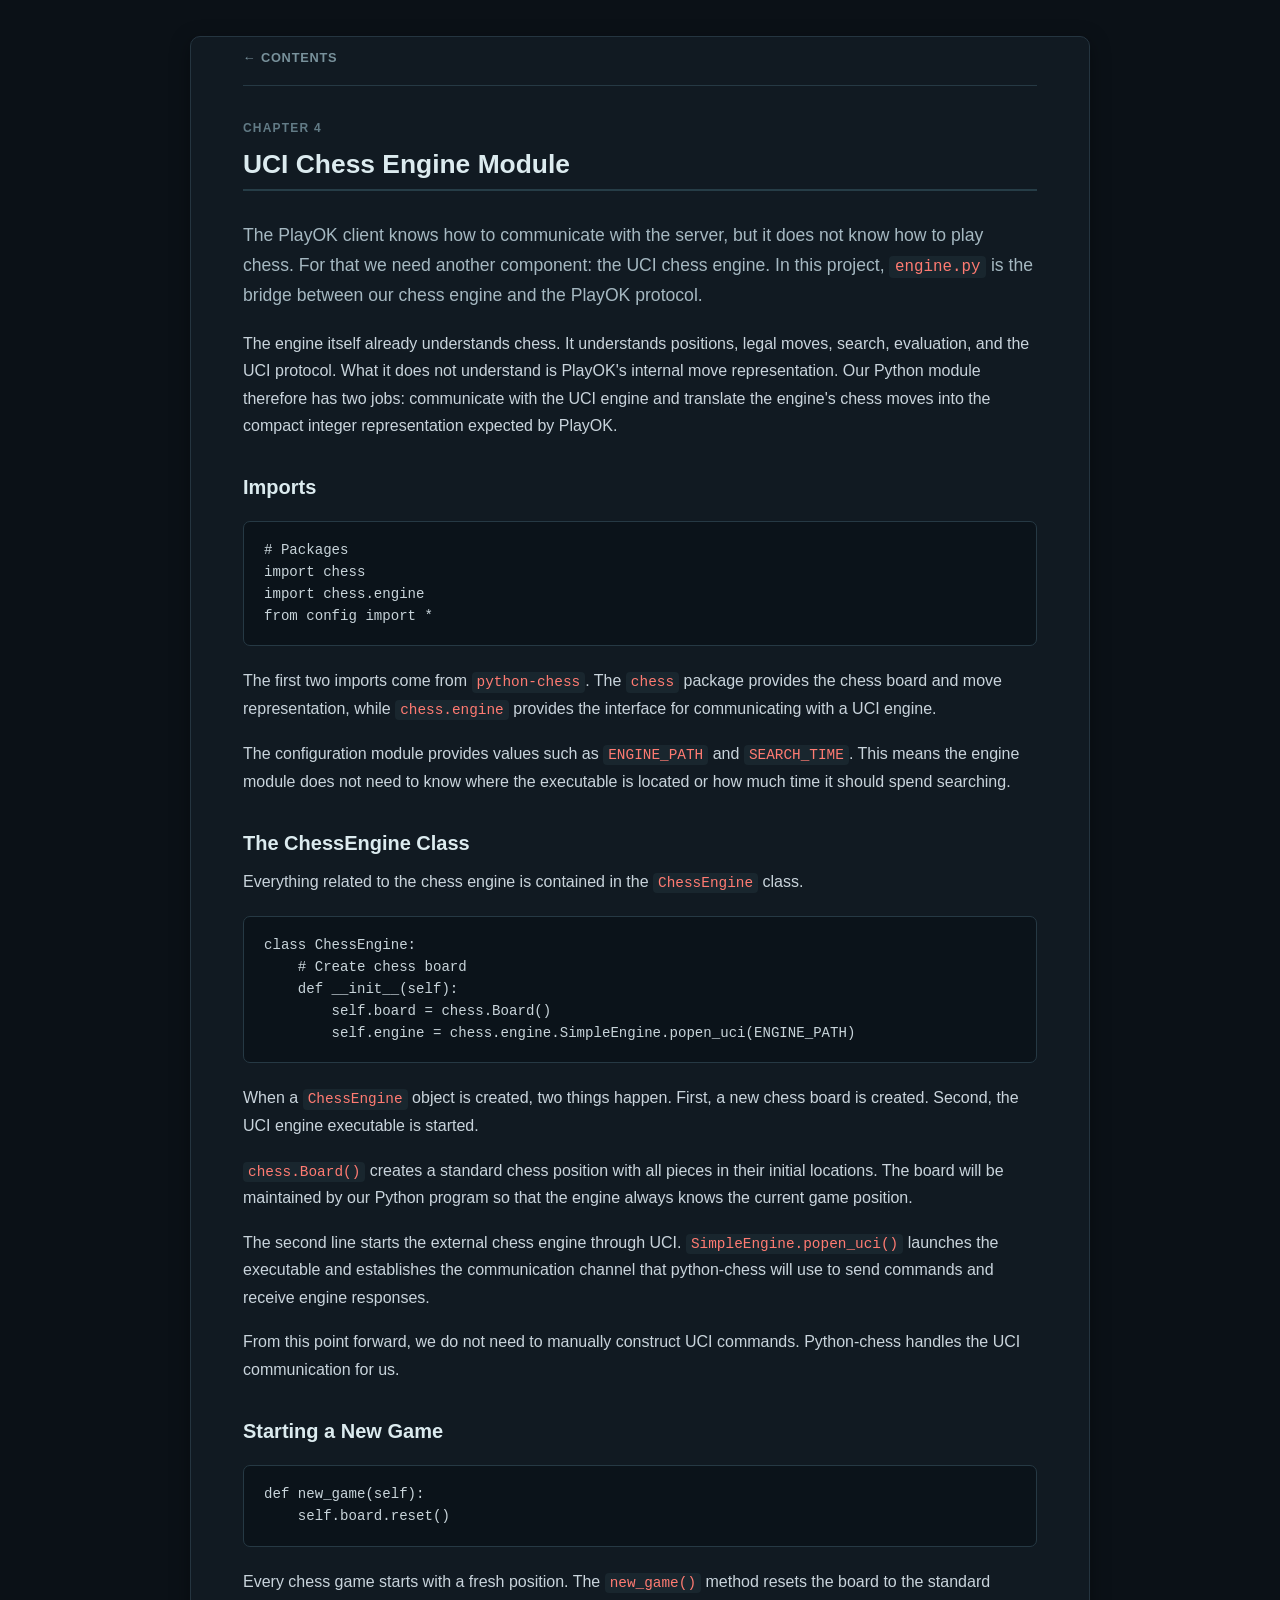
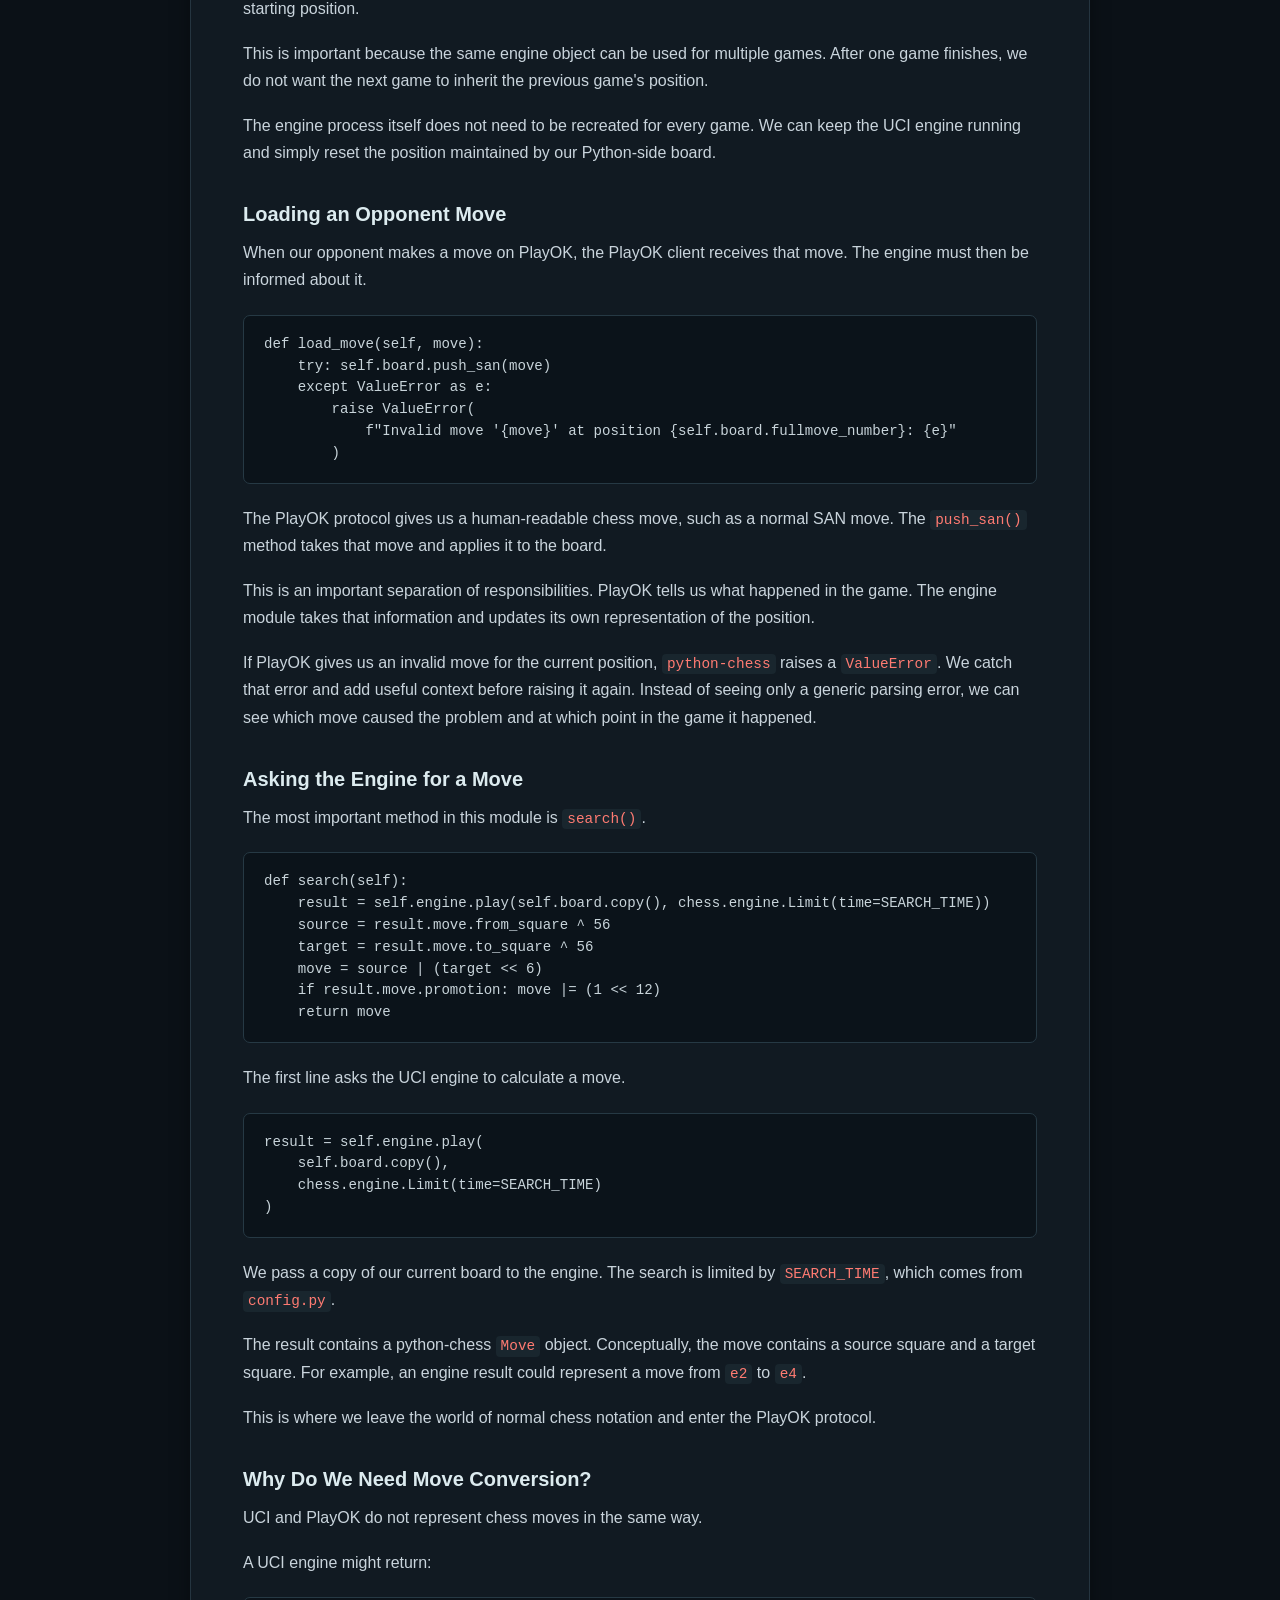
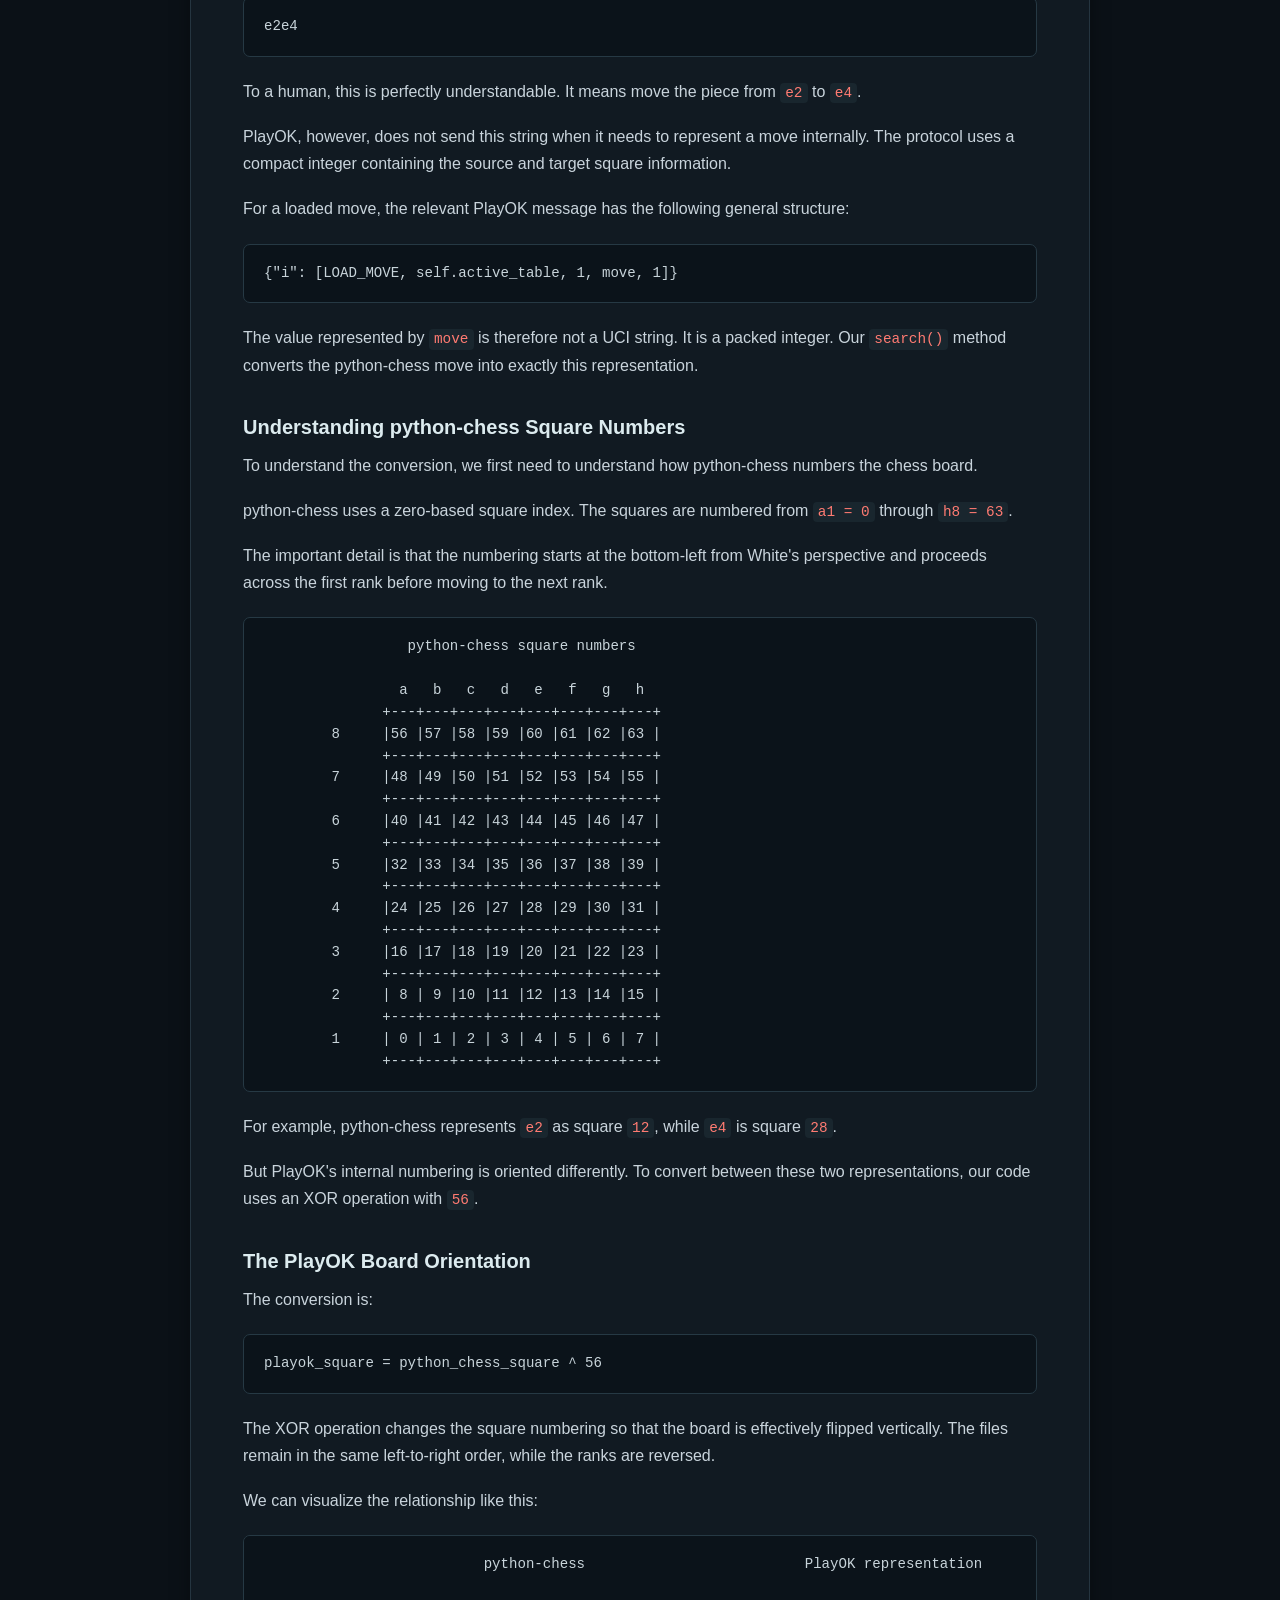
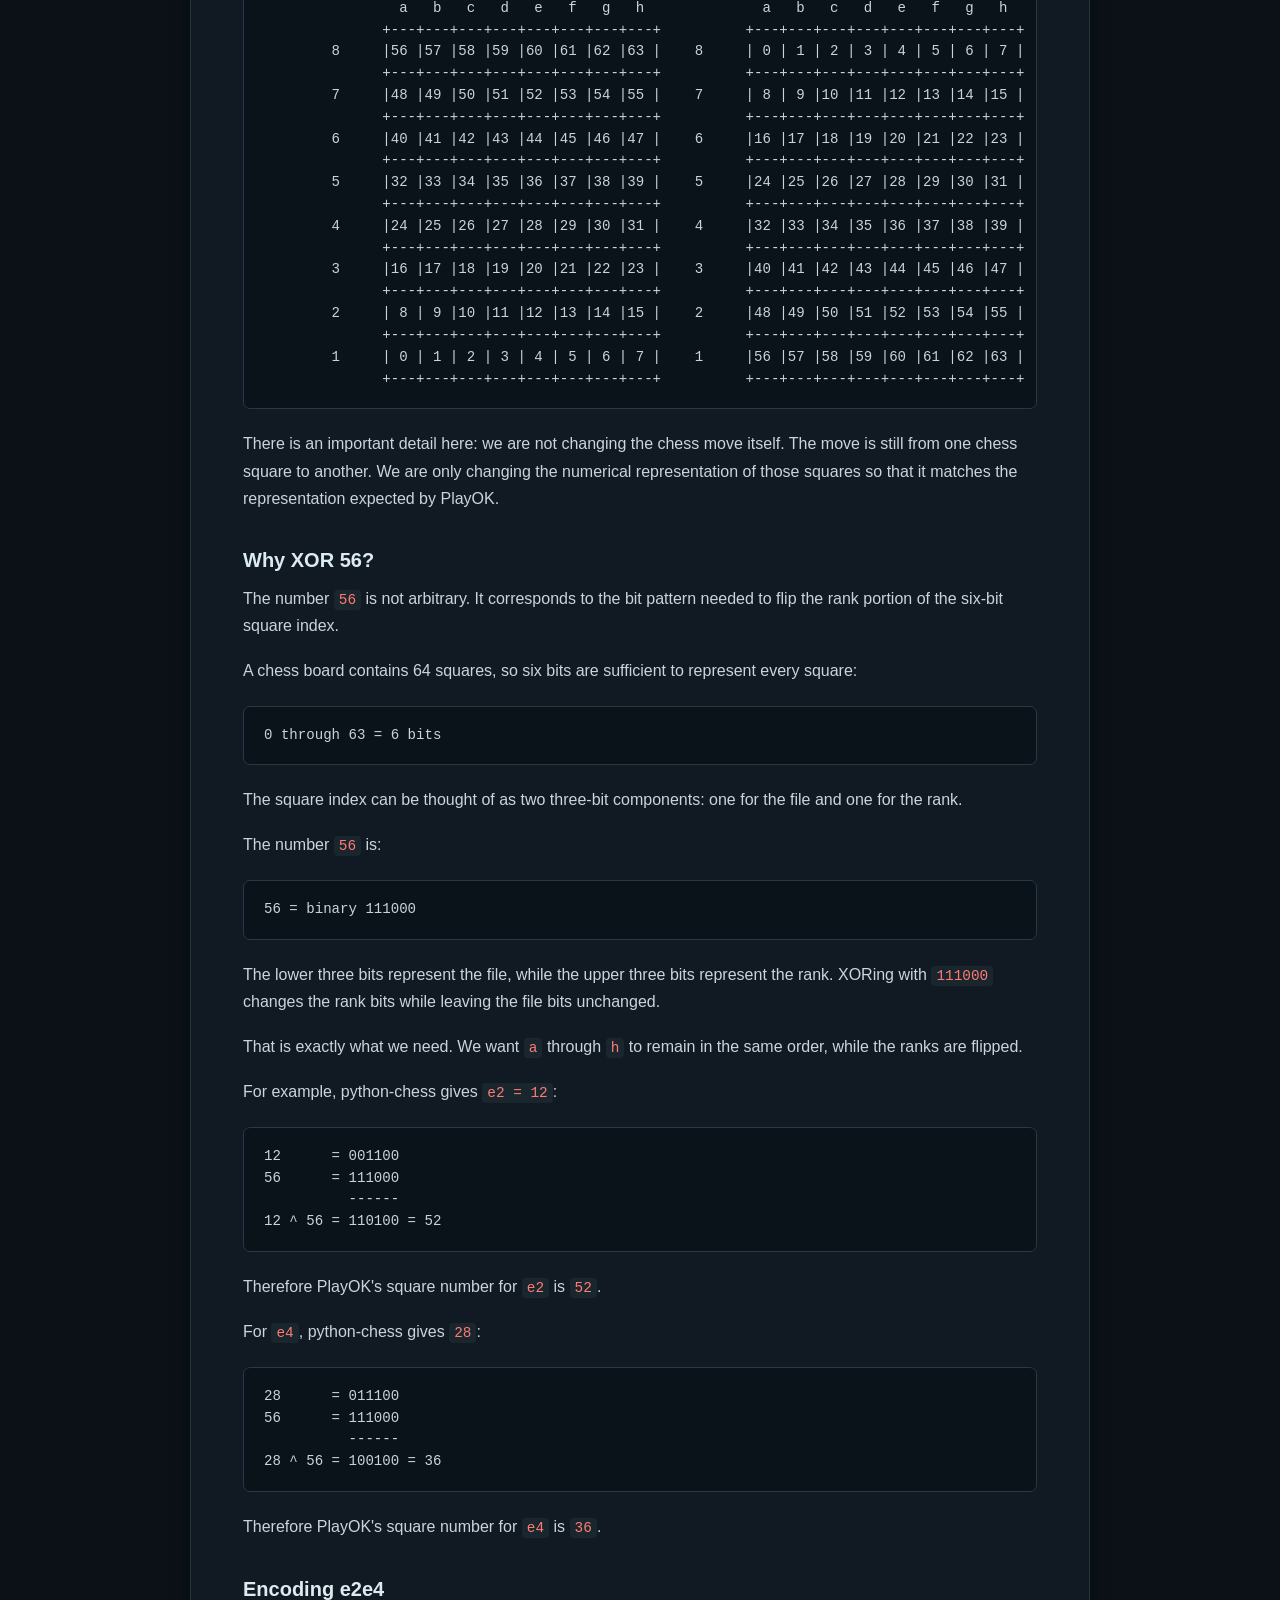
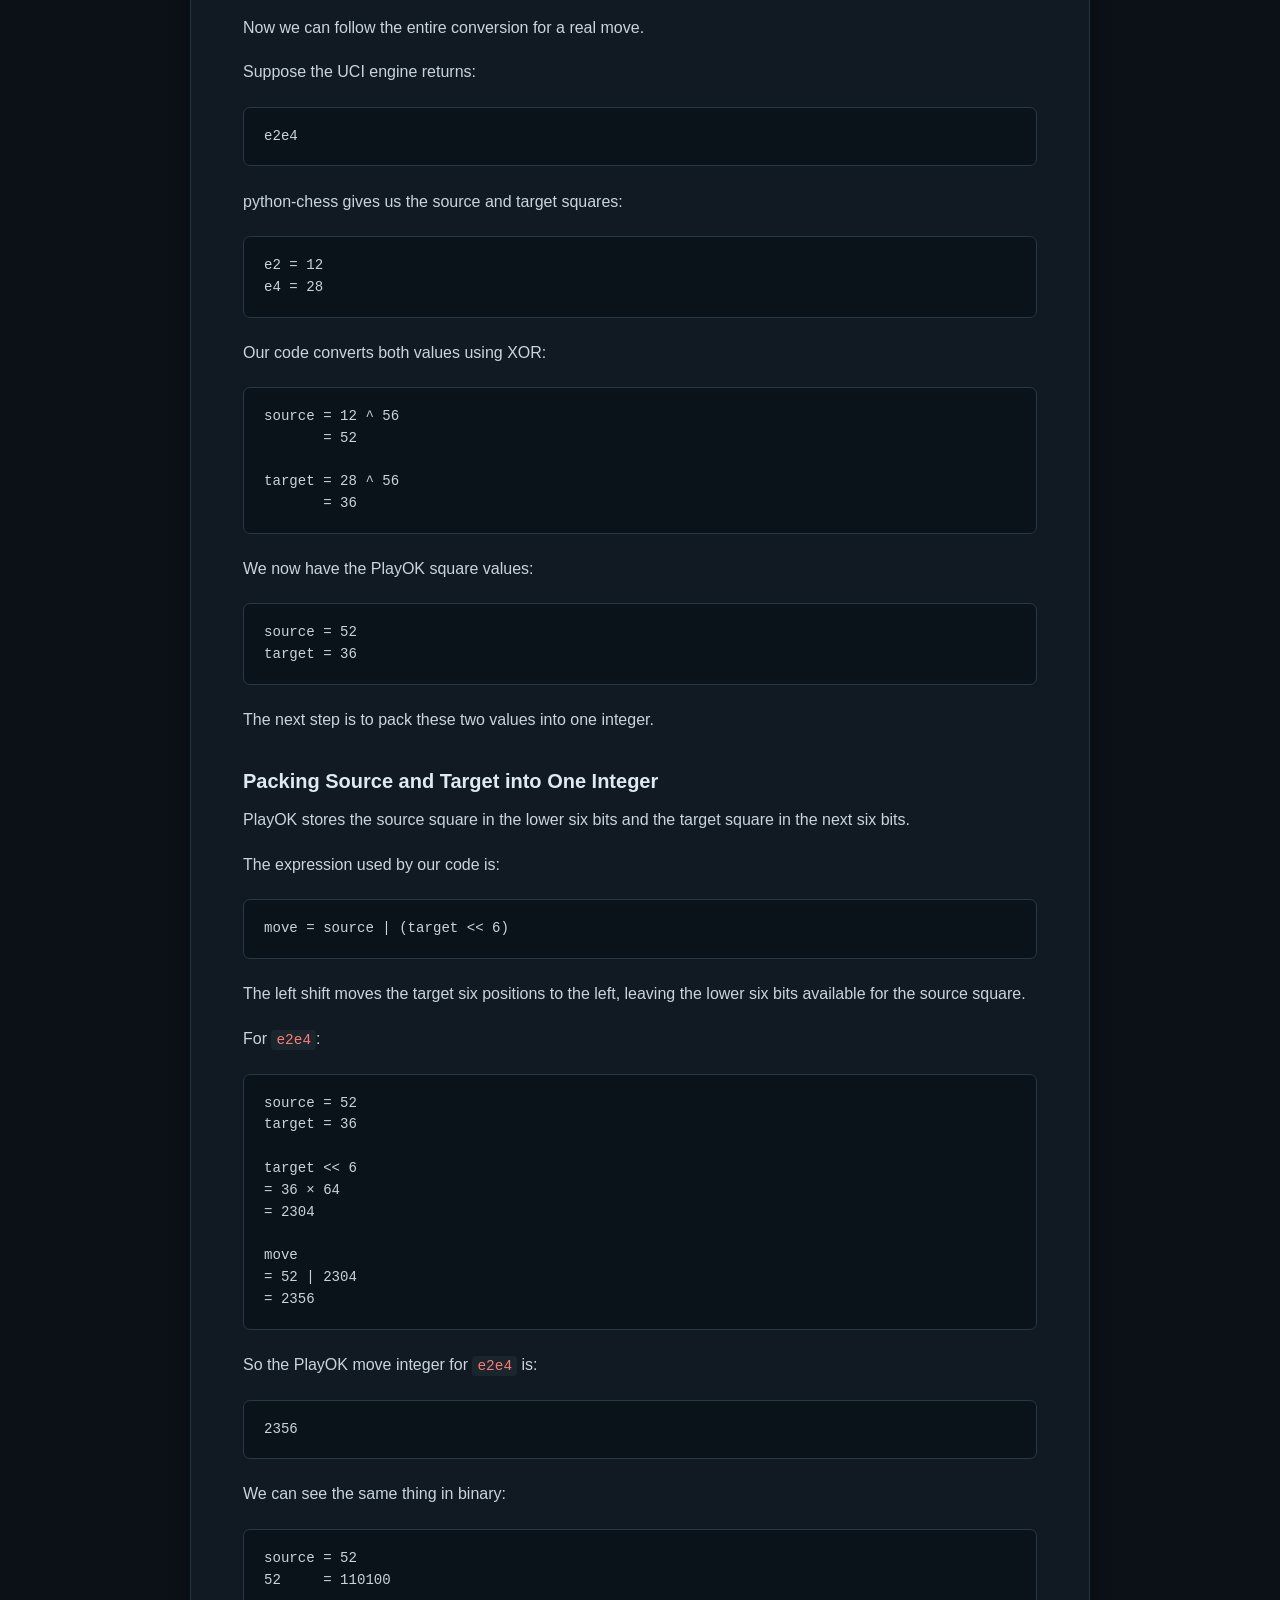
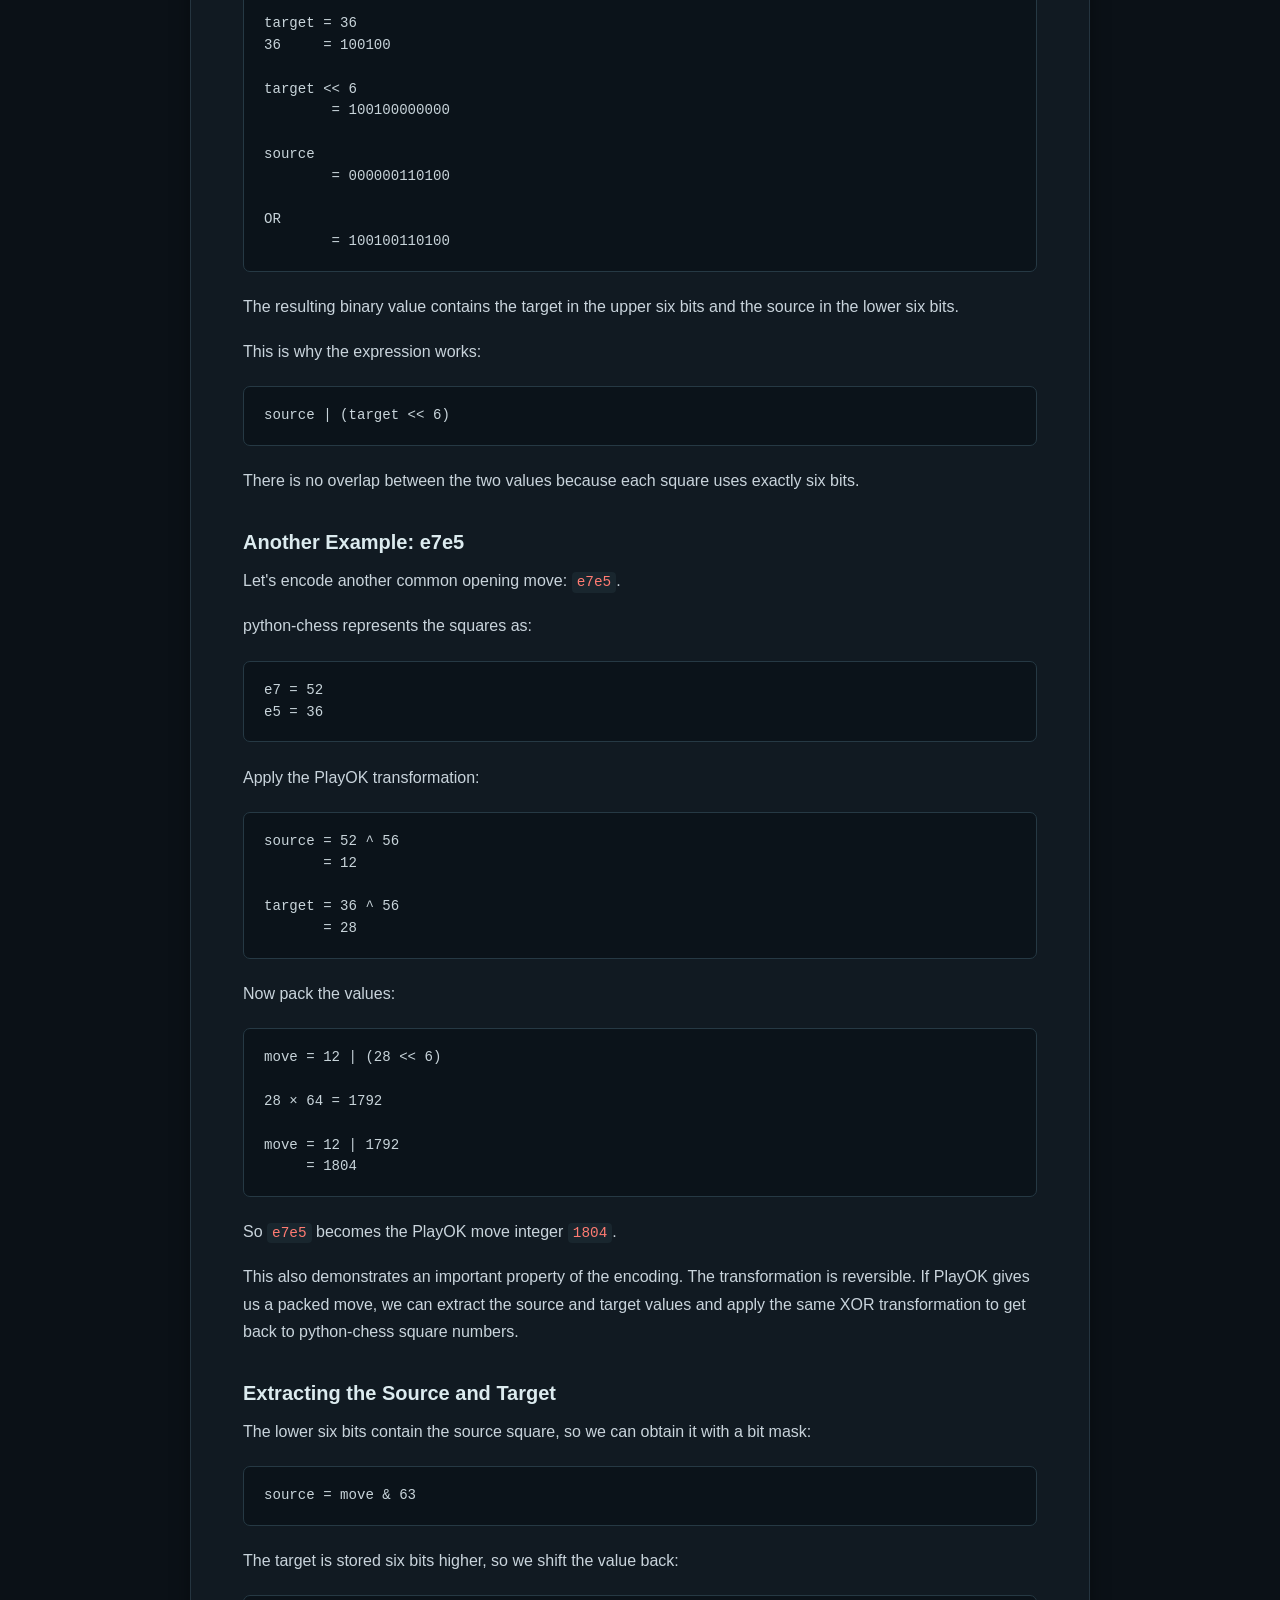
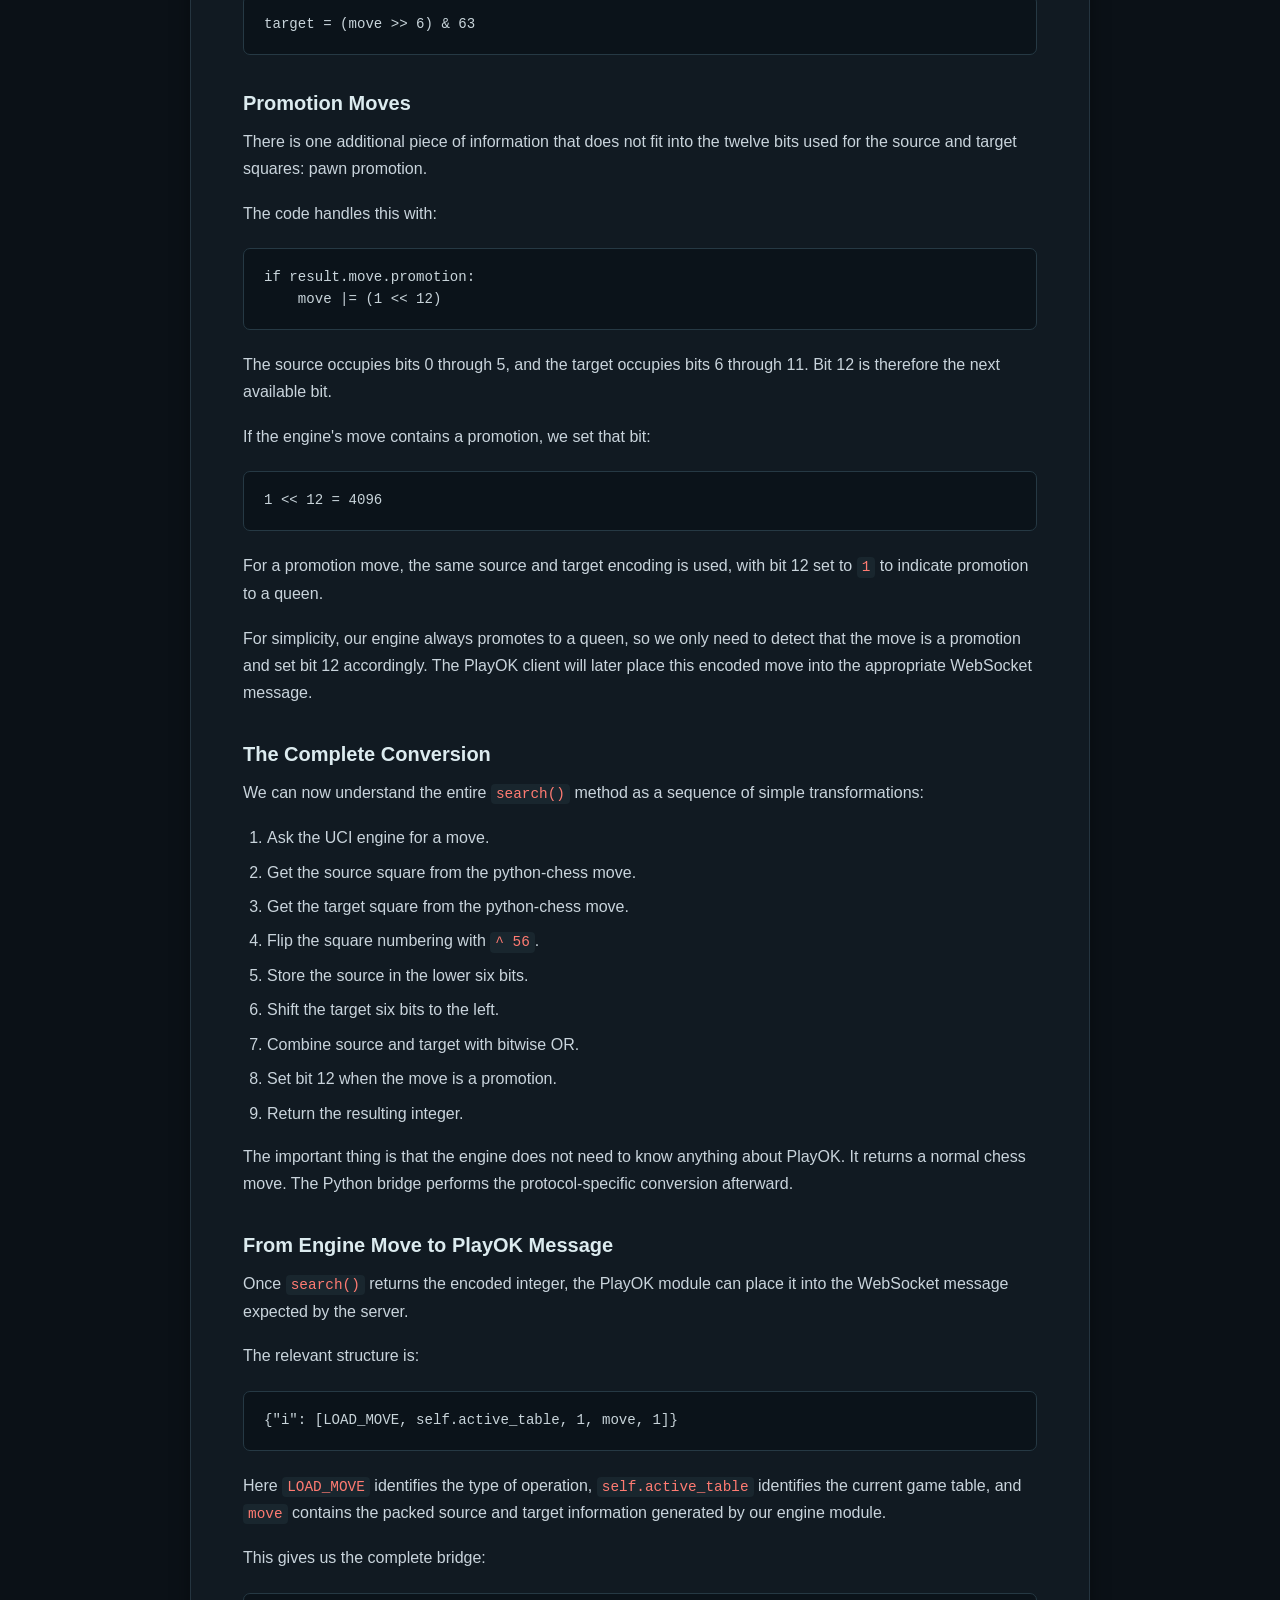
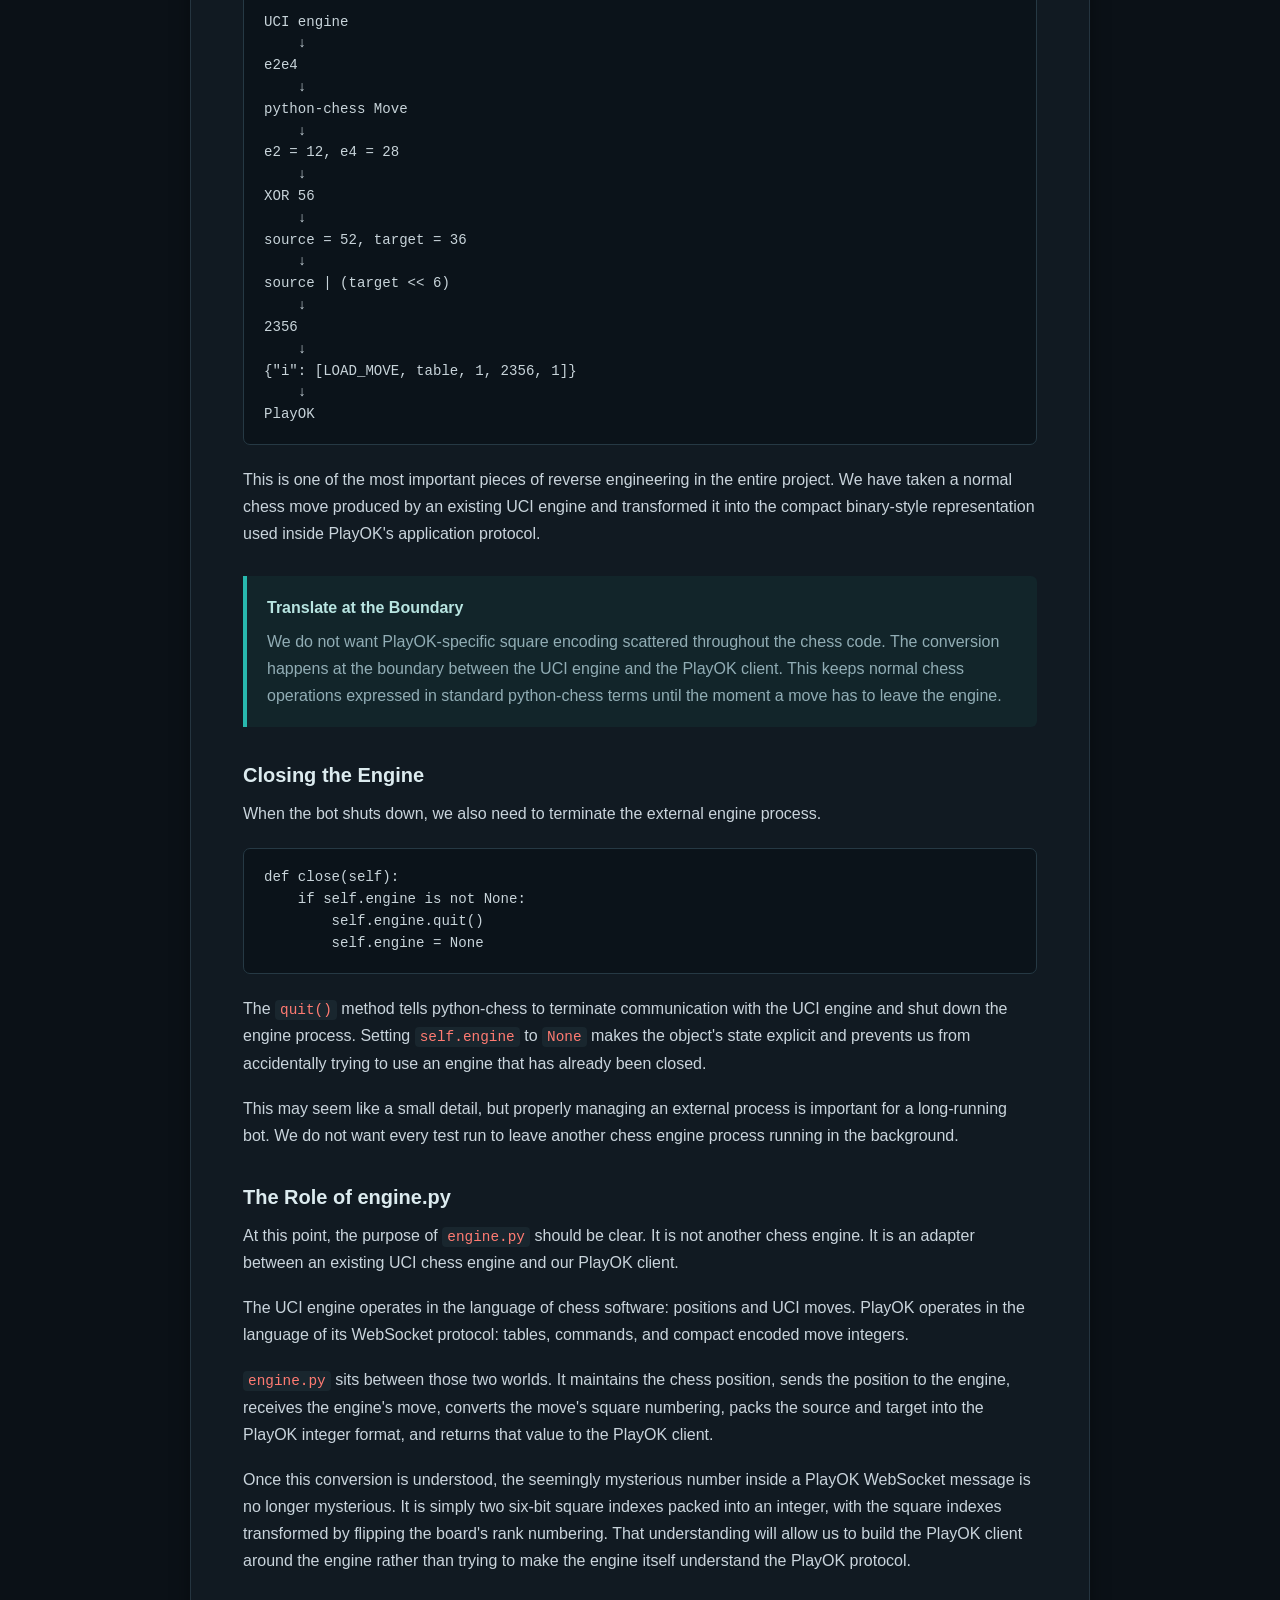
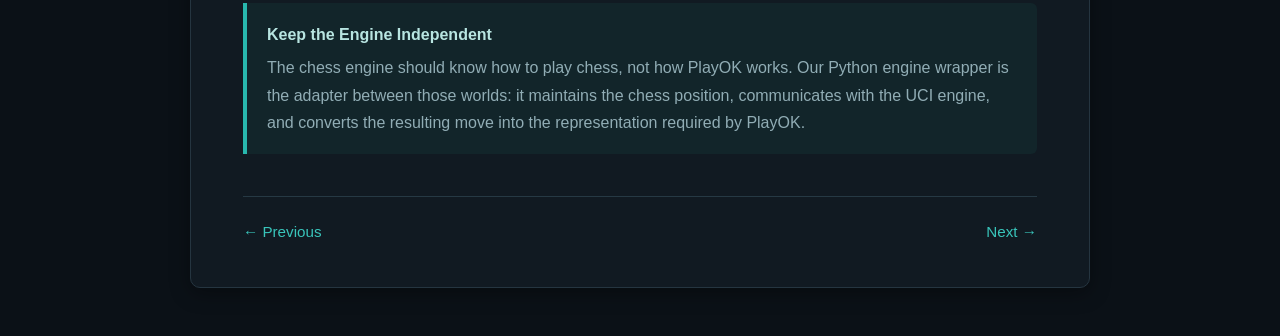
<file: book/engine.html>
<!DOCTYPE html>
<html lang="en">
<head>
    <meta charset="UTF-8">
    <meta name="viewport" content="width=device-width, initial-scale=1.0">
    <title>UCI Chess Engine — PCB</title>
    <link rel="stylesheet" href="../style/style.css">
</head>
<body>
    <main class="book">
        <article class="chapter">
            <nav class="chapter-nav">
                <a href="../index.html">← Contents</a>
            </nav>
            <div class="chapter-label">Chapter 4</div>
            <h2>UCI Chess Engine Module</h2>
            <p class="lead">The PlayOK client knows how to communicate with the server, but it does not know how to play chess. For that we need another component: the UCI chess engine. In this project, <code>engine.py</code> is the bridge between our chess engine and the PlayOK protocol.</p>
            <p>The engine itself already understands chess. It understands positions, legal moves, search, evaluation, and the UCI protocol. What it does not understand is PlayOK's internal move representation. Our Python module therefore has two jobs: communicate with the UCI engine and translate the engine's chess moves into the compact integer representation expected by PlayOK.</p>
            <h3>Imports</h3>
            <pre><code># Packages
import chess
import chess.engine
from config import *</code></pre>
            <p>The first two imports come from <code>python-chess</code>. The <code>chess</code> package provides the chess board and move representation, while <code>chess.engine</code> provides the interface for communicating with a UCI engine.</p>
            <p>The configuration module provides values such as <code>ENGINE_PATH</code> and <code>SEARCH_TIME</code>. This means the engine module does not need to know where the executable is located or how much time it should spend searching.</p>
            <h3>The ChessEngine Class</h3>
            <p>Everything related to the chess engine is contained in the <code>ChessEngine</code> class.</p>
            <pre><code>class ChessEngine:
    # Create chess board
    def __init__(self):
        self.board = chess.Board()
        self.engine = chess.engine.SimpleEngine.popen_uci(ENGINE_PATH)</code></pre>
            <p>When a <code>ChessEngine</code> object is created, two things happen. First, a new chess board is created. Second, the UCI engine executable is started.</p>
            <p><code>chess.Board()</code> creates a standard chess position with all pieces in their initial locations. The board will be maintained by our Python program so that the engine always knows the current game position.</p>
            <p>The second line starts the external chess engine through UCI. <code>SimpleEngine.popen_uci()</code> launches the executable and establishes the communication channel that python-chess will use to send commands and receive engine responses.</p>
            <p>From this point forward, we do not need to manually construct UCI commands. Python-chess handles the UCI communication for us.</p>
            <h3>Starting a New Game</h3>
            <pre><code>def new_game(self):
    self.board.reset()</code></pre>
            <p>Every chess game starts with a fresh position. The <code>new_game()</code> method resets the board to the standard starting position.</p>
            <p>This is important because the same engine object can be used for multiple games. After one game finishes, we do not want the next game to inherit the previous game's position.</p>
            <p>The engine process itself does not need to be recreated for every game. We can keep the UCI engine running and simply reset the position maintained by our Python-side board.</p>
            <h3>Loading an Opponent Move</h3>
            <p>When our opponent makes a move on PlayOK, the PlayOK client receives that move. The engine must then be informed about it.</p>
            <pre><code>def load_move(self, move):
    try: self.board.push_san(move)
    except ValueError as e:
        raise ValueError(
            f"Invalid move '{move}' at position {self.board.fullmove_number}: {e}"
        )</code></pre>
            <p>The PlayOK protocol gives us a human-readable chess move, such as a normal SAN move. The <code>push_san()</code> method takes that move and applies it to the board.</p>
            <p>This is an important separation of responsibilities. PlayOK tells us what happened in the game. The engine module takes that information and updates its own representation of the position.</p>
            <p>If PlayOK gives us an invalid move for the current position, <code>python-chess</code> raises a <code>ValueError</code>. We catch that error and add useful context before raising it again. Instead of seeing only a generic parsing error, we can see which move caused the problem and at which point in the game it happened.</p>
            <h3>Asking the Engine for a Move</h3>
            <p>The most important method in this module is <code>search()</code>.</p>
            <pre><code>def search(self):
    result = self.engine.play(self.board.copy(), chess.engine.Limit(time=SEARCH_TIME))
    source = result.move.from_square ^ 56
    target = result.move.to_square ^ 56
    move = source | (target &lt;&lt; 6)
    if result.move.promotion: move |= (1 &lt;&lt; 12)
    return move</code></pre>
            <p>The first line asks the UCI engine to calculate a move.</p>
            <pre><code>result = self.engine.play(
    self.board.copy(),
    chess.engine.Limit(time=SEARCH_TIME)
)</code></pre>
            <p>We pass a copy of our current board to the engine. The search is limited by <code>SEARCH_TIME</code>, which comes from <code>config.py</code>.</p>
            <p>The result contains a python-chess <code>Move</code> object. Conceptually, the move contains a source square and a target square. For example, an engine result could represent a move from <code>e2</code> to <code>e4</code>.</p>
            <p>This is where we leave the world of normal chess notation and enter the PlayOK protocol.</p>
            <h3>Why Do We Need Move Conversion?</h3>
            <p>UCI and PlayOK do not represent chess moves in the same way.</p>
            <p>A UCI engine might return:</p>
            <pre><code>e2e4</code></pre>
            <p>To a human, this is perfectly understandable. It means move the piece from <code>e2</code> to <code>e4</code>.</p>
            <p>PlayOK, however, does not send this string when it needs to represent a move internally. The protocol uses a compact integer containing the source and target square information.</p>
            <p>For a loaded move, the relevant PlayOK message has the following general structure:</p>
            <pre><code>{"i": [LOAD_MOVE, self.active_table, 1, move, 1]}</code></pre>
            <p>The value represented by <code>move</code> is therefore not a UCI string. It is a packed integer. Our <code>search()</code> method converts the python-chess move into exactly this representation.</p>
            <h3>Understanding python-chess Square Numbers</h3>
            <p>To understand the conversion, we first need to understand how python-chess numbers the chess board.</p>
            <p>python-chess uses a zero-based square index. The squares are numbered from <code>a1 = 0</code> through <code>h8 = 63</code>.</p>
            <p>The important detail is that the numbering starts at the bottom-left from White's perspective and proceeds across the first rank before moving to the next rank.</p>
            <pre><code>                 python-chess square numbers
        
                a   b   c   d   e   f   g   h
              +---+---+---+---+---+---+---+---+
        8     |56 |57 |58 |59 |60 |61 |62 |63 |
              +---+---+---+---+---+---+---+---+
        7     |48 |49 |50 |51 |52 |53 |54 |55 |
              +---+---+---+---+---+---+---+---+
        6     |40 |41 |42 |43 |44 |45 |46 |47 |
              +---+---+---+---+---+---+---+---+
        5     |32 |33 |34 |35 |36 |37 |38 |39 |
              +---+---+---+---+---+---+---+---+
        4     |24 |25 |26 |27 |28 |29 |30 |31 |
              +---+---+---+---+---+---+---+---+
        3     |16 |17 |18 |19 |20 |21 |22 |23 |
              +---+---+---+---+---+---+---+---+
        2     | 8 | 9 |10 |11 |12 |13 |14 |15 |
              +---+---+---+---+---+---+---+---+
        1     | 0 | 1 | 2 | 3 | 4 | 5 | 6 | 7 |
              +---+---+---+---+---+---+---+---+</code></pre>
            <p>For example, python-chess represents <code>e2</code> as square <code>12</code>, while <code>e4</code> is square <code>28</code>.</p>
            <p>But PlayOK's internal numbering is oriented differently. To convert between these two representations, our code uses an XOR operation with <code>56</code>.</p>
            <h3>The PlayOK Board Orientation</h3>
            <p>The conversion is:</p>
            <pre><code>playok_square = python_chess_square ^ 56</code></pre>
            <p>The XOR operation changes the square numbering so that the board is effectively flipped vertically. The files remain in the same left-to-right order, while the ranks are reversed.</p>
            <p>We can visualize the relationship like this:</p>
            <pre><code>                          python-chess                          PlayOK representation

                a   b   c   d   e   f   g   h              a   b   c   d   e   f   g   h
              +---+---+---+---+---+---+---+---+          +---+---+---+---+---+---+---+---+
        8     |56 |57 |58 |59 |60 |61 |62 |63 |    8     | 0 | 1 | 2 | 3 | 4 | 5 | 6 | 7 |
              +---+---+---+---+---+---+---+---+          +---+---+---+---+---+---+---+---+
        7     |48 |49 |50 |51 |52 |53 |54 |55 |    7     | 8 | 9 |10 |11 |12 |13 |14 |15 |
              +---+---+---+---+---+---+---+---+          +---+---+---+---+---+---+---+---+
        6     |40 |41 |42 |43 |44 |45 |46 |47 |    6     |16 |17 |18 |19 |20 |21 |22 |23 |
              +---+---+---+---+---+---+---+---+          +---+---+---+---+---+---+---+---+
        5     |32 |33 |34 |35 |36 |37 |38 |39 |    5     |24 |25 |26 |27 |28 |29 |30 |31 |
              +---+---+---+---+---+---+---+---+          +---+---+---+---+---+---+---+---+
        4     |24 |25 |26 |27 |28 |29 |30 |31 |    4     |32 |33 |34 |35 |36 |37 |38 |39 |
              +---+---+---+---+---+---+---+---+          +---+---+---+---+---+---+---+---+
        3     |16 |17 |18 |19 |20 |21 |22 |23 |    3     |40 |41 |42 |43 |44 |45 |46 |47 |
              +---+---+---+---+---+---+---+---+          +---+---+---+---+---+---+---+---+
        2     | 8 | 9 |10 |11 |12 |13 |14 |15 |    2     |48 |49 |50 |51 |52 |53 |54 |55 |
              +---+---+---+---+---+---+---+---+          +---+---+---+---+---+---+---+---+
        1     | 0 | 1 | 2 | 3 | 4 | 5 | 6 | 7 |    1     |56 |57 |58 |59 |60 |61 |62 |63 |
              +---+---+---+---+---+---+---+---+          +---+---+---+---+---+---+---+---+</code></pre>
            <p>There is an important detail here: we are not changing the chess move itself. The move is still from one chess square to another. We are only changing the numerical representation of those squares so that it matches the representation expected by PlayOK.</p>
            <h3>Why XOR 56?</h3>
            <p>The number <code>56</code> is not arbitrary. It corresponds to the bit pattern needed to flip the rank portion of the six-bit square index.</p>
            <p>A chess board contains 64 squares, so six bits are sufficient to represent every square:</p>
            <pre><code>0 through 63 = 6 bits</code></pre>
            <p>The square index can be thought of as two three-bit components: one for the file and one for the rank.</p>
            <p>The number <code>56</code> is:</p>
            <pre><code>56 = binary 111000</code></pre>
            <p>The lower three bits represent the file, while the upper three bits represent the rank. XORing with <code>111000</code> changes the rank bits while leaving the file bits unchanged.</p>
            <p>That is exactly what we need. We want <code>a</code> through <code>h</code> to remain in the same order, while the ranks are flipped.</p>
            <p>For example, python-chess gives <code>e2 = 12</code>:</p>
            <pre><code>12      = 001100
56      = 111000
          ------
12 ^ 56 = 110100 = 52</code></pre>
            <p>Therefore PlayOK's square number for <code>e2</code> is <code>52</code>.</p>
            <p>For <code>e4</code>, python-chess gives <code>28</code>:</p>
            <pre><code>28      = 011100
56      = 111000
          ------
28 ^ 56 = 100100 = 36</code></pre>
            <p>Therefore PlayOK's square number for <code>e4</code> is <code>36</code>.</p>
            <h3>Encoding e2e4</h3>
            <p>Now we can follow the entire conversion for a real move.</p>
            <p>Suppose the UCI engine returns:</p>
            <pre><code>e2e4</code></pre>
            <p>python-chess gives us the source and target squares:</p>
            <pre><code>e2 = 12
e4 = 28</code></pre>
            <p>Our code converts both values using XOR:</p>
            <pre><code>source = 12 ^ 56
       = 52

target = 28 ^ 56
       = 36</code></pre>
            <p>We now have the PlayOK square values:</p>
            <pre><code>source = 52
target = 36</code></pre>
            <p>The next step is to pack these two values into one integer.</p>
            <h3>Packing Source and Target into One Integer</h3>
            <p>PlayOK stores the source square in the lower six bits and the target square in the next six bits.</p>
            <p>The expression used by our code is:</p>
            <pre><code>move = source | (target &lt;&lt; 6)</code></pre>
            <p>The left shift moves the target six positions to the left, leaving the lower six bits available for the source square.</p>
            <p>For <code>e2e4</code>:</p>
            <pre><code>source = 52
target = 36

target &lt;&lt; 6
= 36 &times; 64
= 2304

move
= 52 | 2304
= 2356</code></pre>
    <p>So the PlayOK move integer for <code>e2e4</code> is:</p>
    <pre><code>2356</code></pre>
    <p>We can see the same thing in binary:</p>
    <pre><code>source = 52
52     = 110100

target = 36
36     = 100100

target &lt;&lt; 6
        = 100100000000

source
        = 000000110100

OR
        = 100100110100</code></pre>
            <p>The resulting binary value contains the target in the upper six bits and the source in the lower six bits.</p>
            <p>This is why the expression works:</p>
            <pre><code>source | (target &lt;&lt; 6)</code></pre>
            <p>There is no overlap between the two values because each square uses exactly six bits.</p>
            <h3>Another Example: e7e5</h3>
            <p>Let's encode another common opening move: <code>e7e5</code>.</p>
            <p>python-chess represents the squares as:</p>
            <pre><code>e7 = 52
e5 = 36</code></pre>
            <p>Apply the PlayOK transformation:</p>
            <pre><code>source = 52 ^ 56
       = 12

target = 36 ^ 56
       = 28</code></pre>
            <p>Now pack the values:</p>
            <pre><code>move = 12 | (28 &lt;&lt; 6)

28 &times; 64 = 1792

move = 12 | 1792
     = 1804</code></pre>
            <p>So <code>e7e5</code> becomes the PlayOK move integer <code>1804</code>.</p>
            <p>This also demonstrates an important property of the encoding. The transformation is reversible. If PlayOK gives us a packed move, we can extract the source and target values and apply the same XOR transformation to get back to python-chess square numbers.</p>
            <h3>Extracting the Source and Target</h3>
            <p>The lower six bits contain the source square, so we can obtain it with a bit mask:</p>
            <pre><code>source = move &amp; 63</code></pre>
            <p>The target is stored six bits higher, so we shift the value back:</p>
            <pre><code>target = (move &gt;&gt; 6) &amp; 63</code></pre>
            <h3>Promotion Moves</h3>
            <p>There is one additional piece of information that does not fit into the twelve bits used for the source and target squares: pawn promotion.</p>
            <p>The code handles this with:</p>
            <pre><code>if result.move.promotion:
    move |= (1 &lt;&lt; 12)</code></pre>
            <p>The source occupies bits 0 through 5, and the target occupies bits 6 through 11. Bit 12 is therefore the next available bit.</p>
            <p>If the engine's move contains a promotion, we set that bit:</p>
            <pre><code>1 &lt;&lt; 12 = 4096</code></pre>
            <p>For a promotion move, the same source and target encoding is used, with bit 12 set to <code>1</code> to indicate promotion to a queen.</p>
            <p>For simplicity, our engine always promotes to a queen, so we only need to detect that the move is a promotion and set bit 12 accordingly. The PlayOK client will later place this encoded move into the appropriate WebSocket message.</p>
            <h3>The Complete Conversion</h3>
            <p>We can now understand the entire <code>search()</code> method as a sequence of simple transformations:</p>
            <ol>
                <li>Ask the UCI engine for a move.</li>
                <li>Get the source square from the python-chess move.</li>
                <li>Get the target square from the python-chess move.</li>
                <li>Flip the square numbering with <code>^ 56</code>.</li>
                <li>Store the source in the lower six bits.</li>
                <li>Shift the target six bits to the left.</li>
                <li>Combine source and target with bitwise OR.</li>
                <li>Set bit 12 when the move is a promotion.</li>
                <li>Return the resulting integer.</li>
            </ol>
            <p>The important thing is that the engine does not need to know anything about PlayOK. It returns a normal chess move. The Python bridge performs the protocol-specific conversion afterward.</p>
            <h3>From Engine Move to PlayOK Message</h3>
            <p>Once <code>search()</code> returns the encoded integer, the PlayOK module can place it into the WebSocket message expected by the server.</p>
            <p>The relevant structure is:</p>
            <pre><code>{"i": [LOAD_MOVE, self.active_table, 1, move, 1]}</code></pre>
            <p>Here <code>LOAD_MOVE</code> identifies the type of operation, <code>self.active_table</code> identifies the current game table, and <code>move</code> contains the packed source and target information generated by our engine module.</p>
            <p>This gives us the complete bridge:</p>
            <pre><code>UCI engine
    ↓
e2e4
    ↓
python-chess Move
    ↓
e2 = 12, e4 = 28
    ↓
XOR 56
    ↓
source = 52, target = 36
    ↓
source | (target &lt;&lt; 6)
    ↓
2356
    ↓
{"i": [LOAD_MOVE, table, 1, 2356, 1]}
    ↓
PlayOK</code></pre>
            <p>This is one of the most important pieces of reverse engineering in the entire project. We have taken a normal chess move produced by an existing UCI engine and transformed it into the compact binary-style representation used inside PlayOK's application protocol.</p>
            <div class="note">
                <div class="note-title">Translate at the Boundary</div>
                <p>We do not want PlayOK-specific square encoding scattered throughout the chess code. The conversion happens at the boundary between the UCI engine and the PlayOK client. This keeps normal chess operations expressed in standard python-chess terms until the moment a move has to leave the engine.</p>
            </div>
            <h3>Closing the Engine</h3>
            <p>When the bot shuts down, we also need to terminate the external engine process.</p>
            <pre><code>def close(self):
    if self.engine is not None:
        self.engine.quit()
        self.engine = None</code></pre>
            <p>The <code>quit()</code> method tells python-chess to terminate communication with the UCI engine and shut down the engine process. Setting <code>self.engine</code> to <code>None</code> makes the object's state explicit and prevents us from accidentally trying to use an engine that has already been closed.</p>
            <p>This may seem like a small detail, but properly managing an external process is important for a long-running bot. We do not want every test run to leave another chess engine process running in the background.</p>
            <h3>The Role of engine.py</h3>
            <p>At this point, the purpose of <code>engine.py</code> should be clear. It is not another chess engine. It is an adapter between an existing UCI chess engine and our PlayOK client.</p>
            <p>The UCI engine operates in the language of chess software: positions and UCI moves. PlayOK operates in the language of its WebSocket protocol: tables, commands, and compact encoded move integers.</p>
            <p><code>engine.py</code> sits between those two worlds. It maintains the chess position, sends the position to the engine, receives the engine's move, converts the move's square numbering, packs the source and target into the PlayOK integer format, and returns that value to the PlayOK client.</p>
            <p>Once this conversion is understood, the seemingly mysterious number inside a PlayOK WebSocket message is no longer mysterious. It is simply two six-bit square indexes packed into an integer, with the square indexes transformed by flipping the board's rank numbering. That understanding will allow us to build the PlayOK client around the engine rather than trying to make the engine itself understand the PlayOK protocol.</p>
            <div class="note">
                <div class="note-title">Keep the Engine Independent</div>
                <p>The chess engine should know how to play chess, not how PlayOK works. Our Python engine wrapper is the adapter between those worlds: it maintains the chess position, communicates with the UCI engine, and converts the resulting move into the representation required by PlayOK.</p>
            </div>
            <nav class="chapter-nav-bottom">
                <a href="config.html">← Previous</a>
                <a href="connect.html" class="next">Next →</a>
            </nav>
        </article>
    </main>
</body>
</html>
</file>
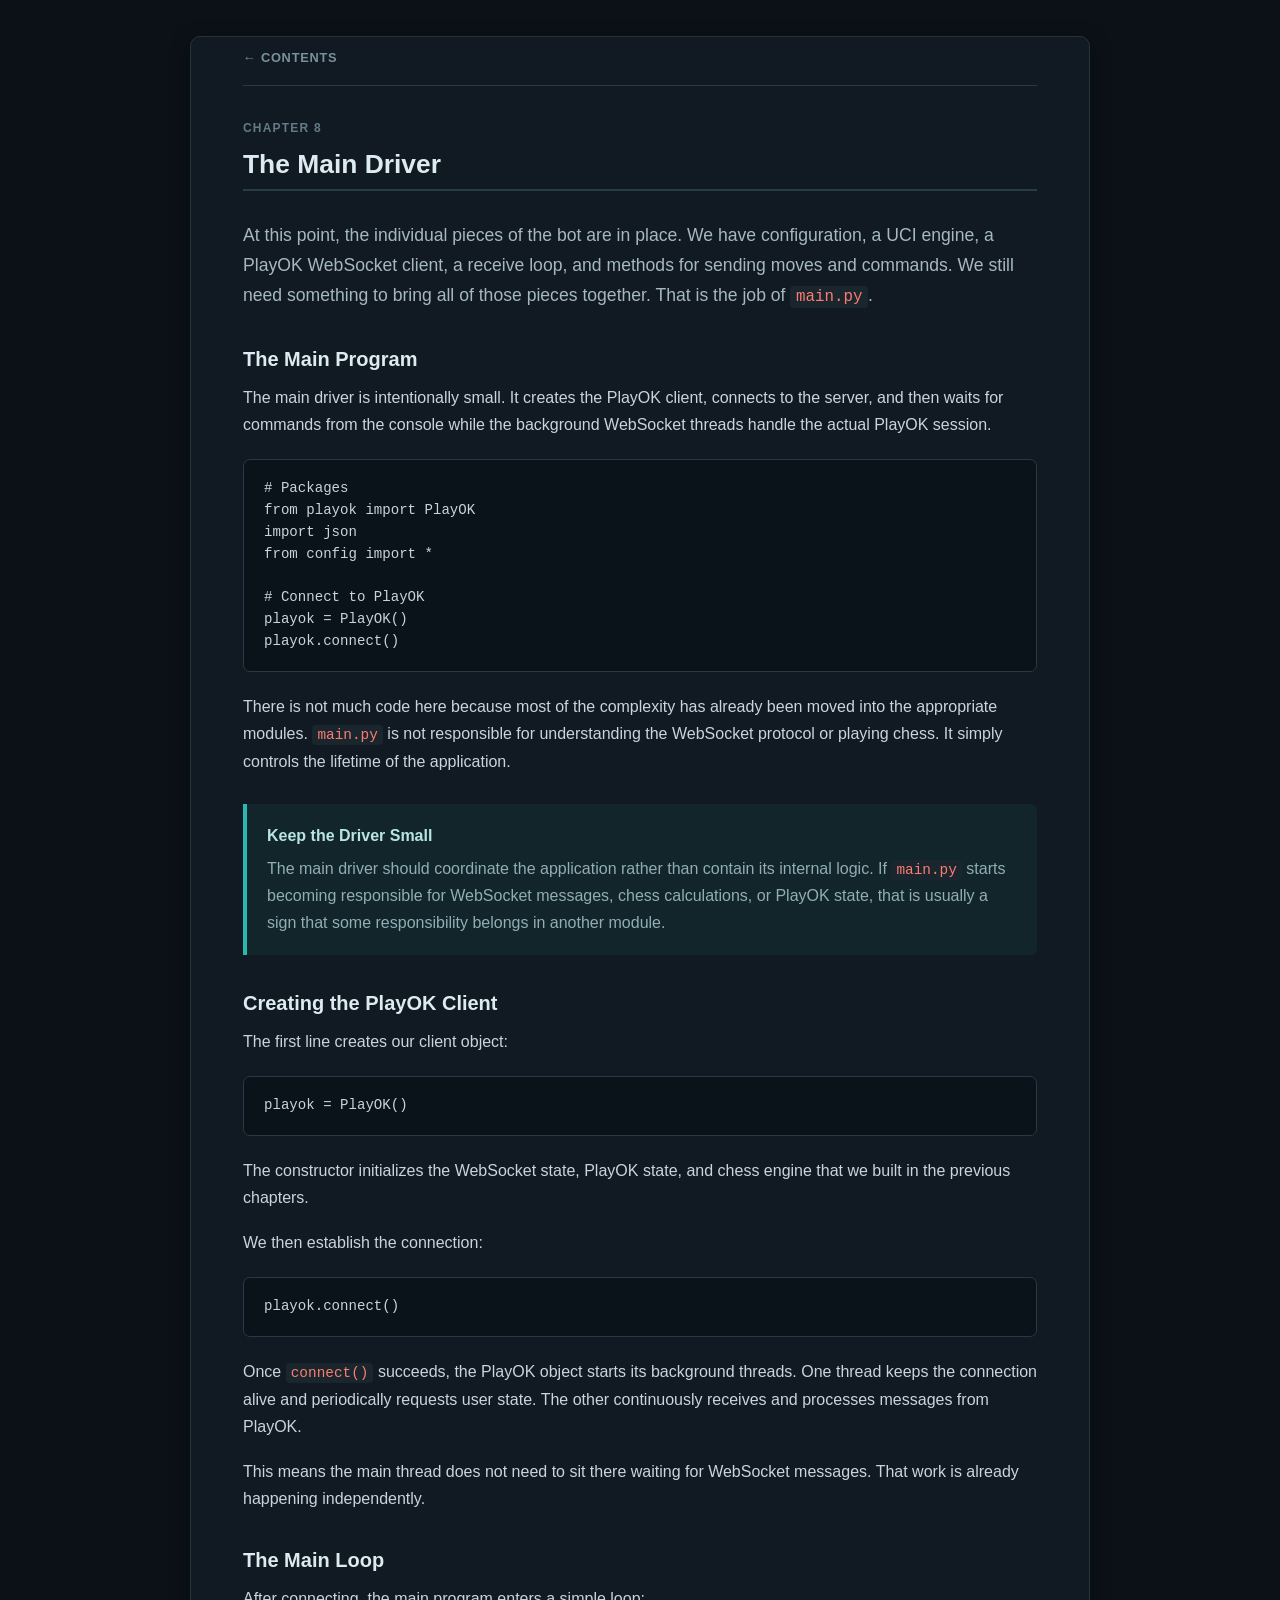
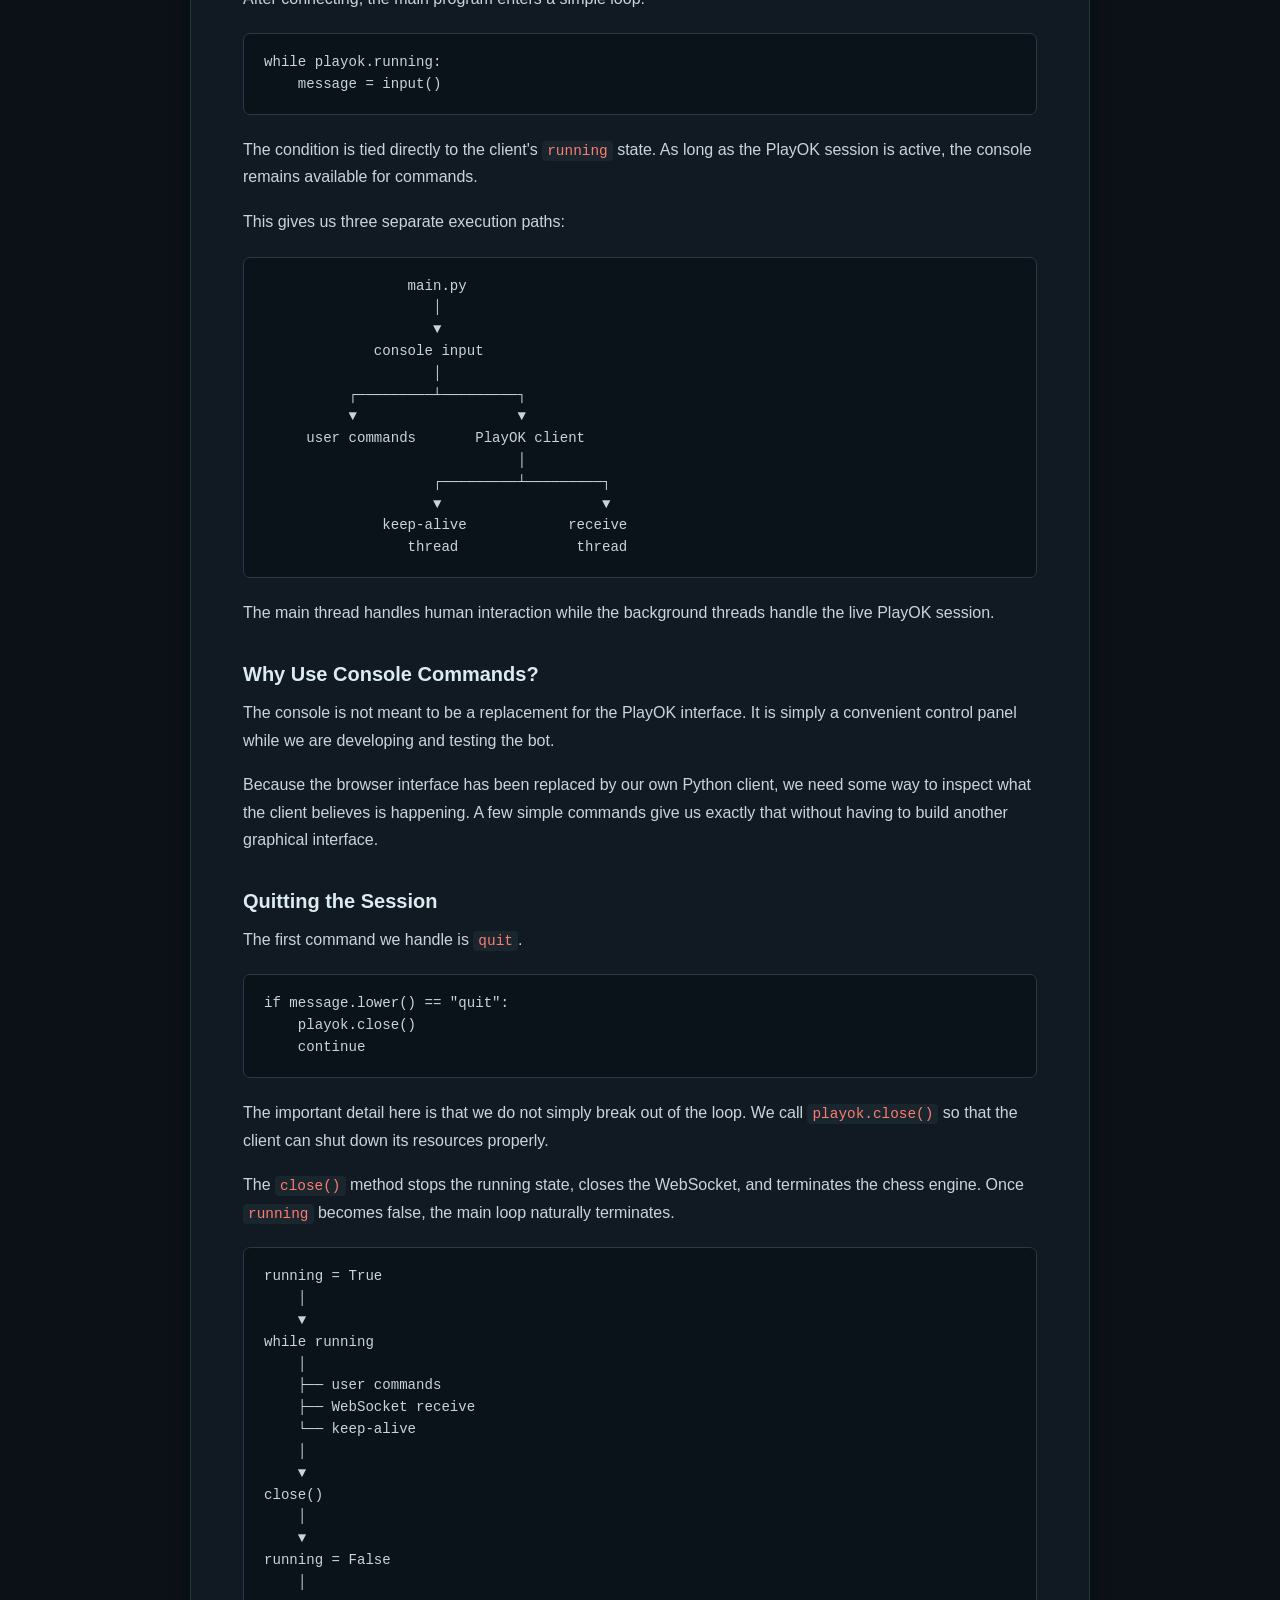
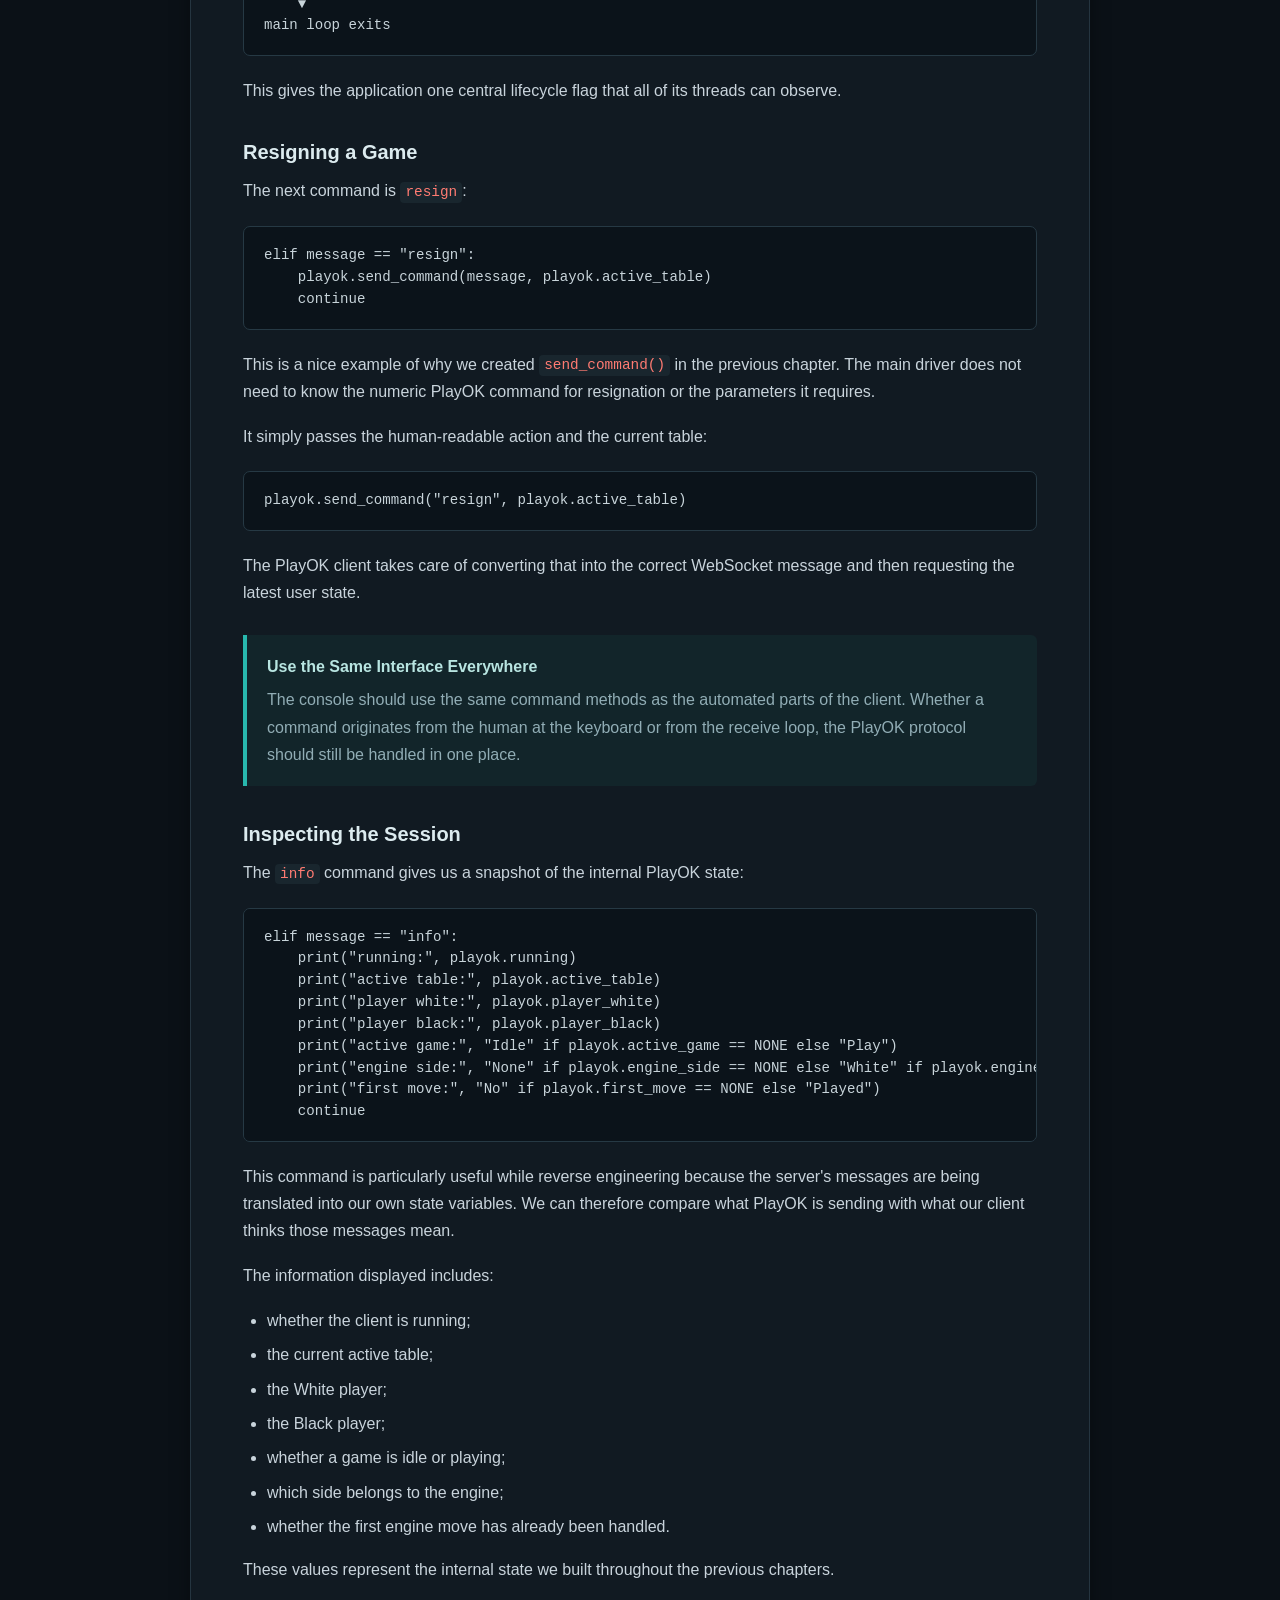
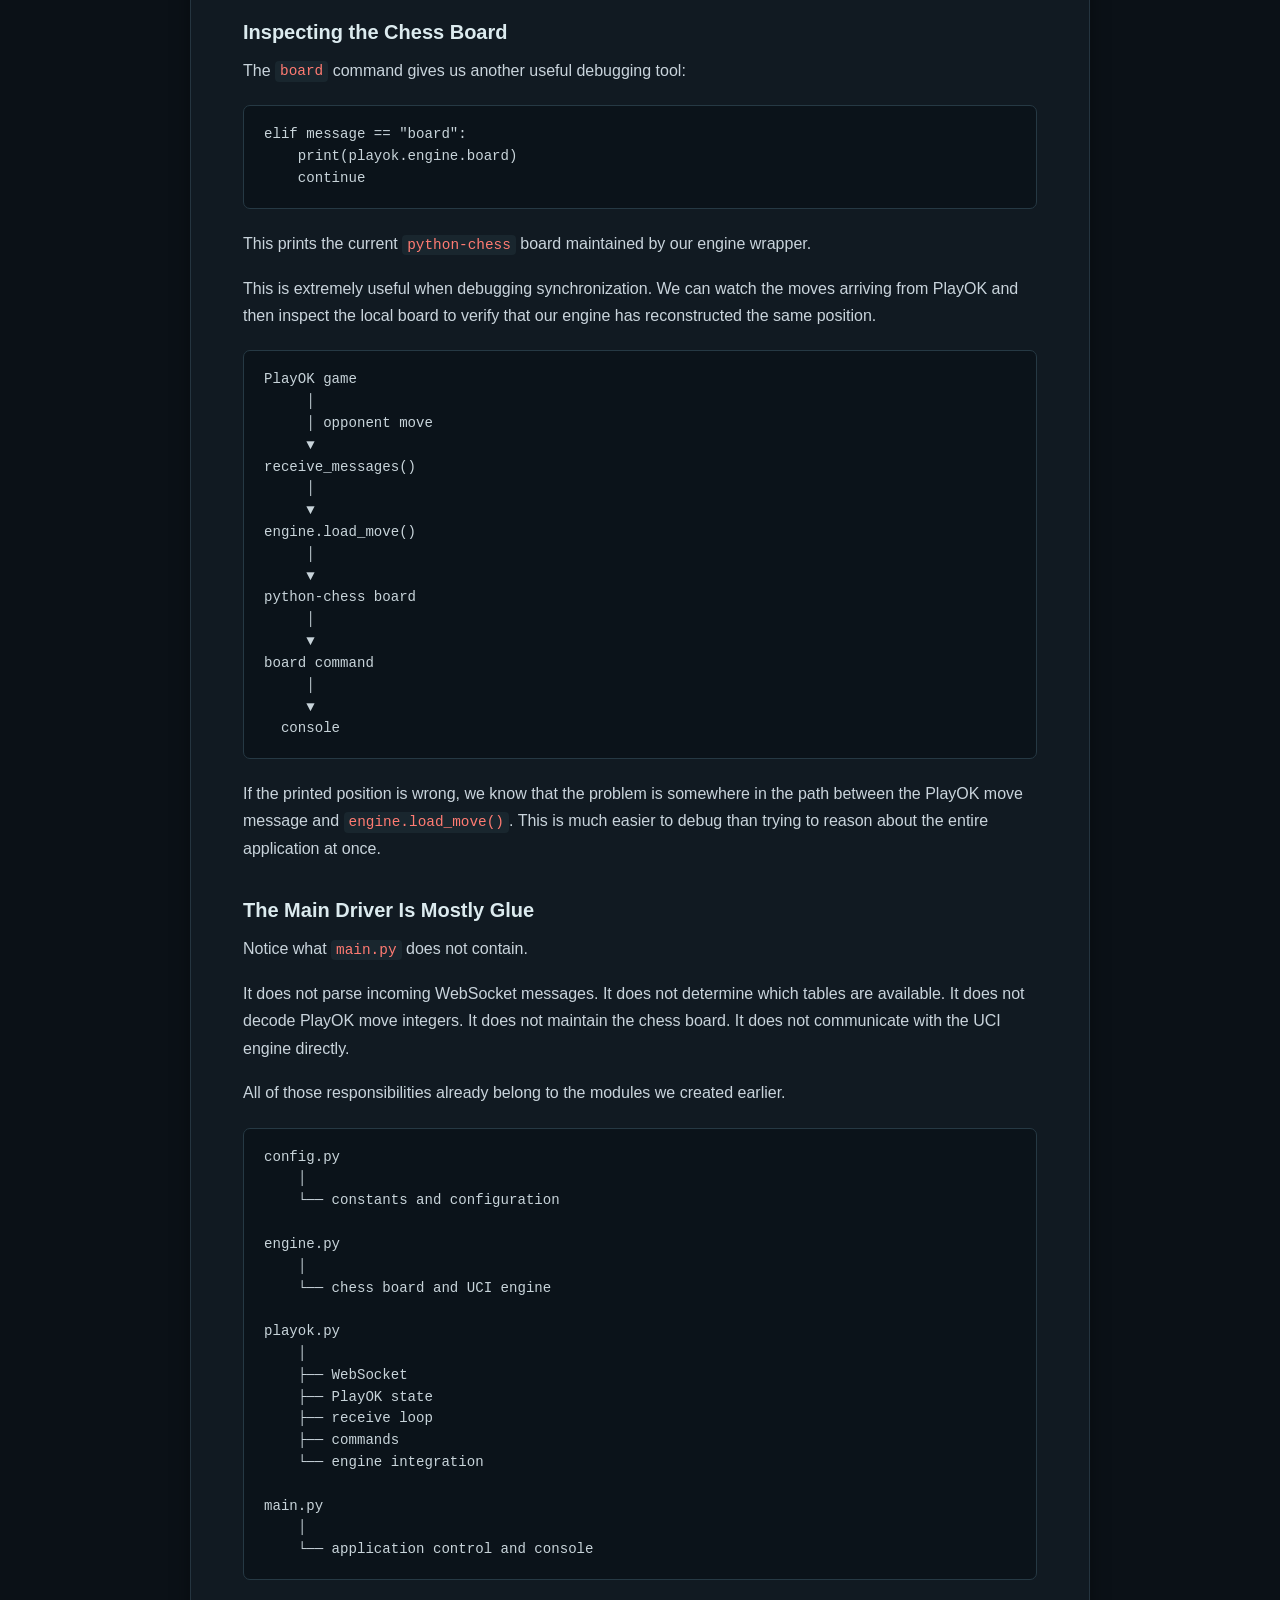
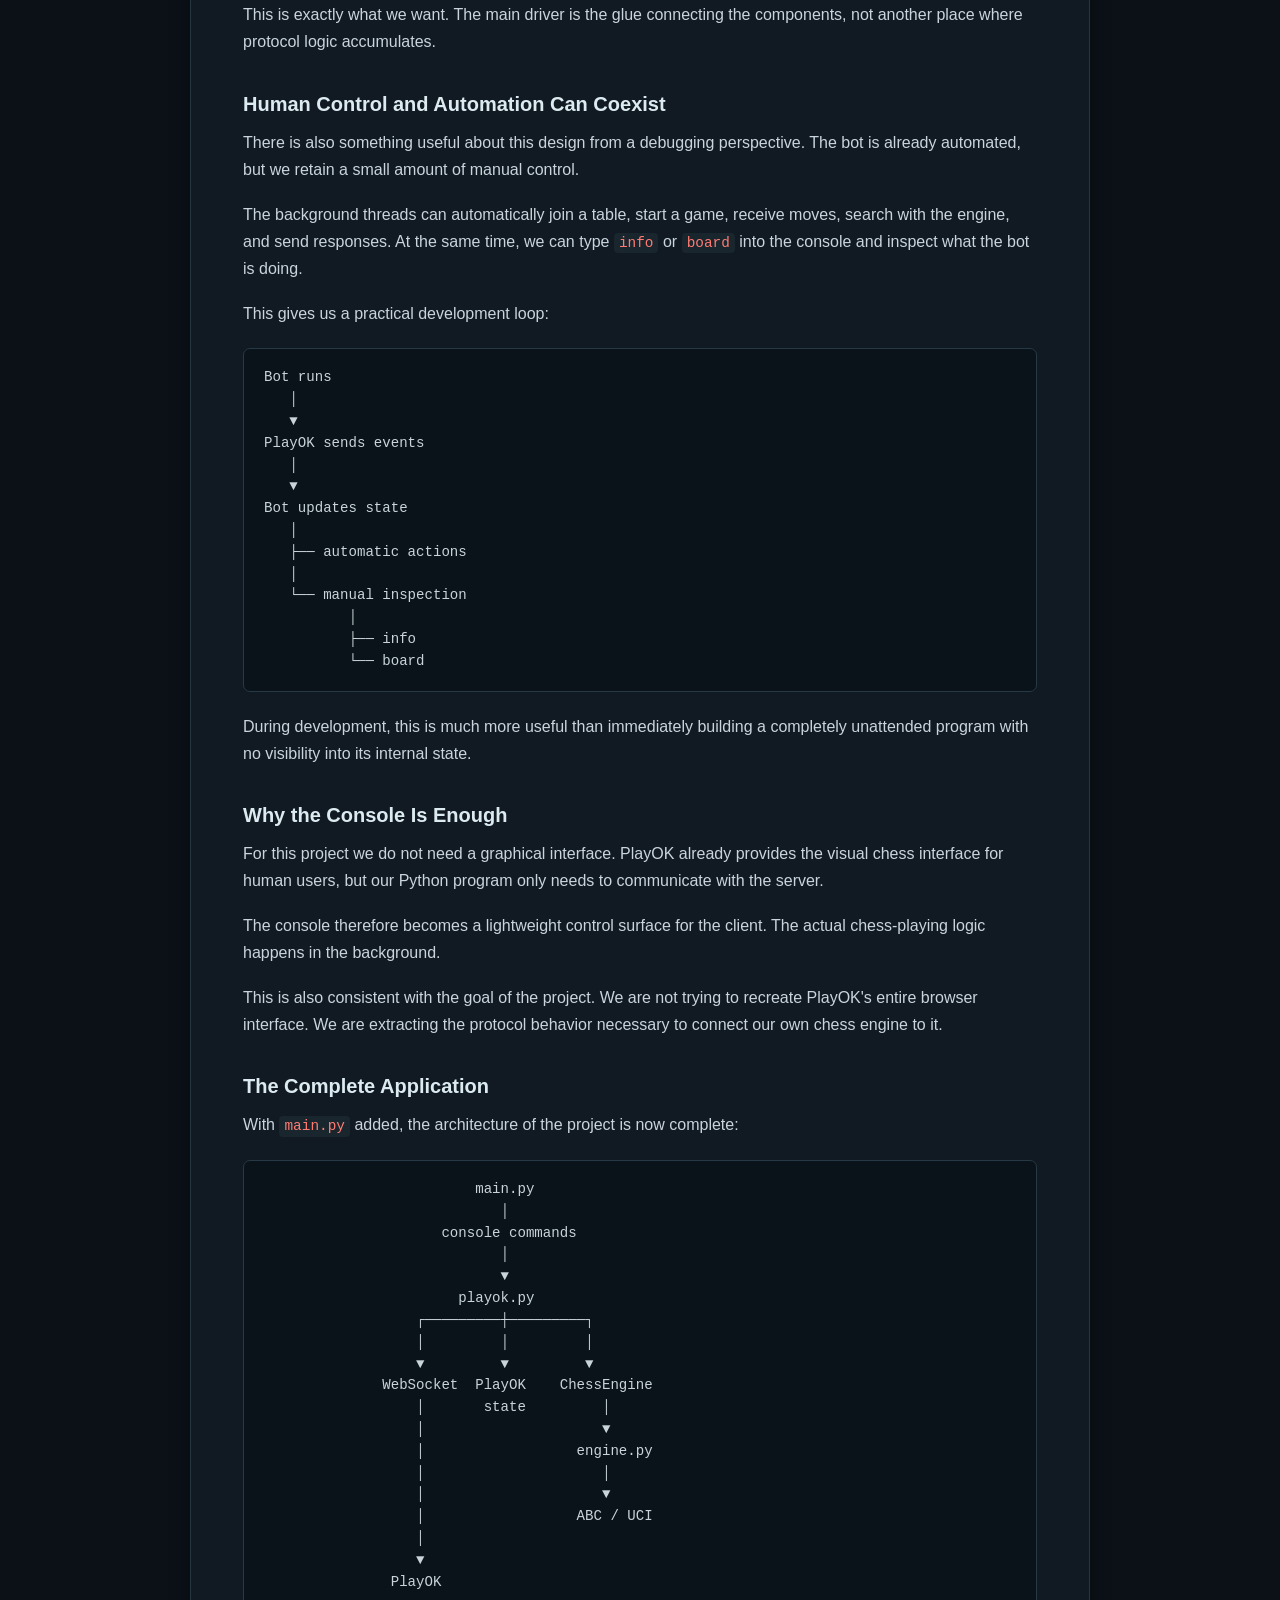
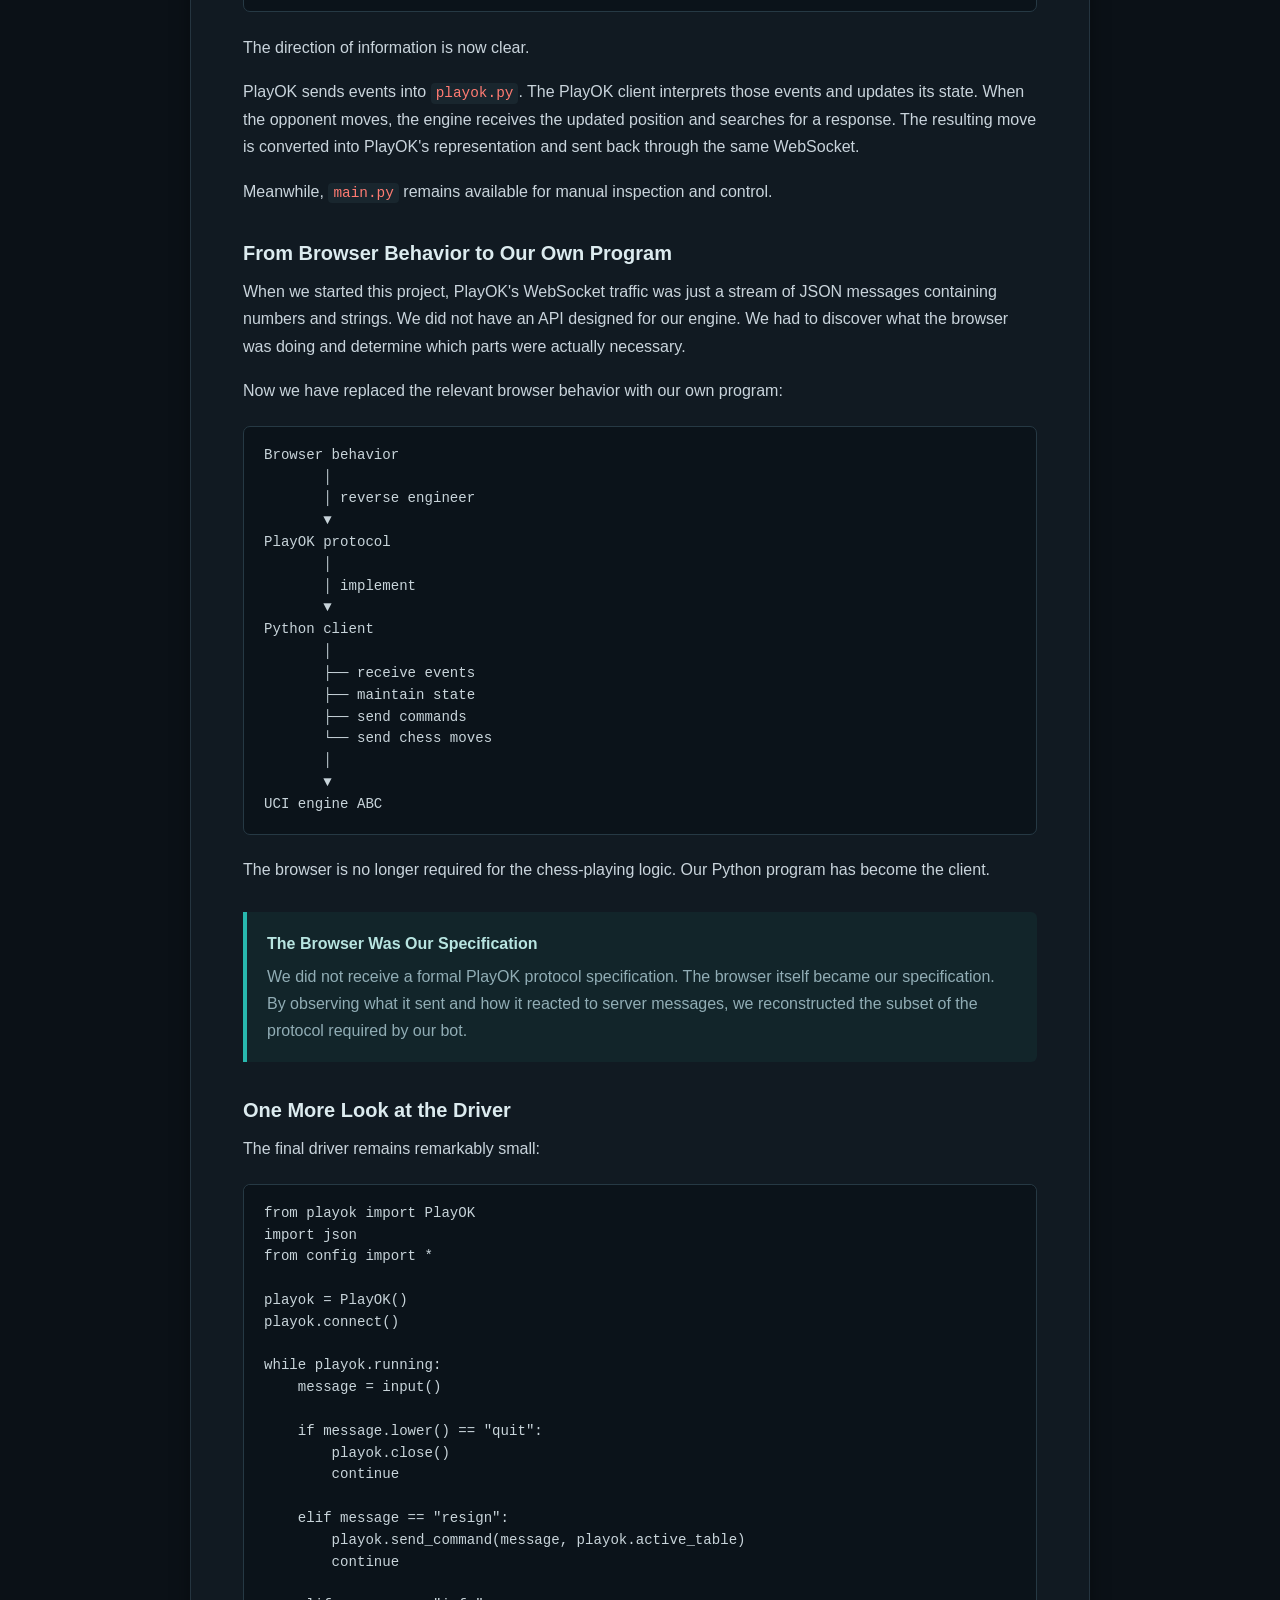
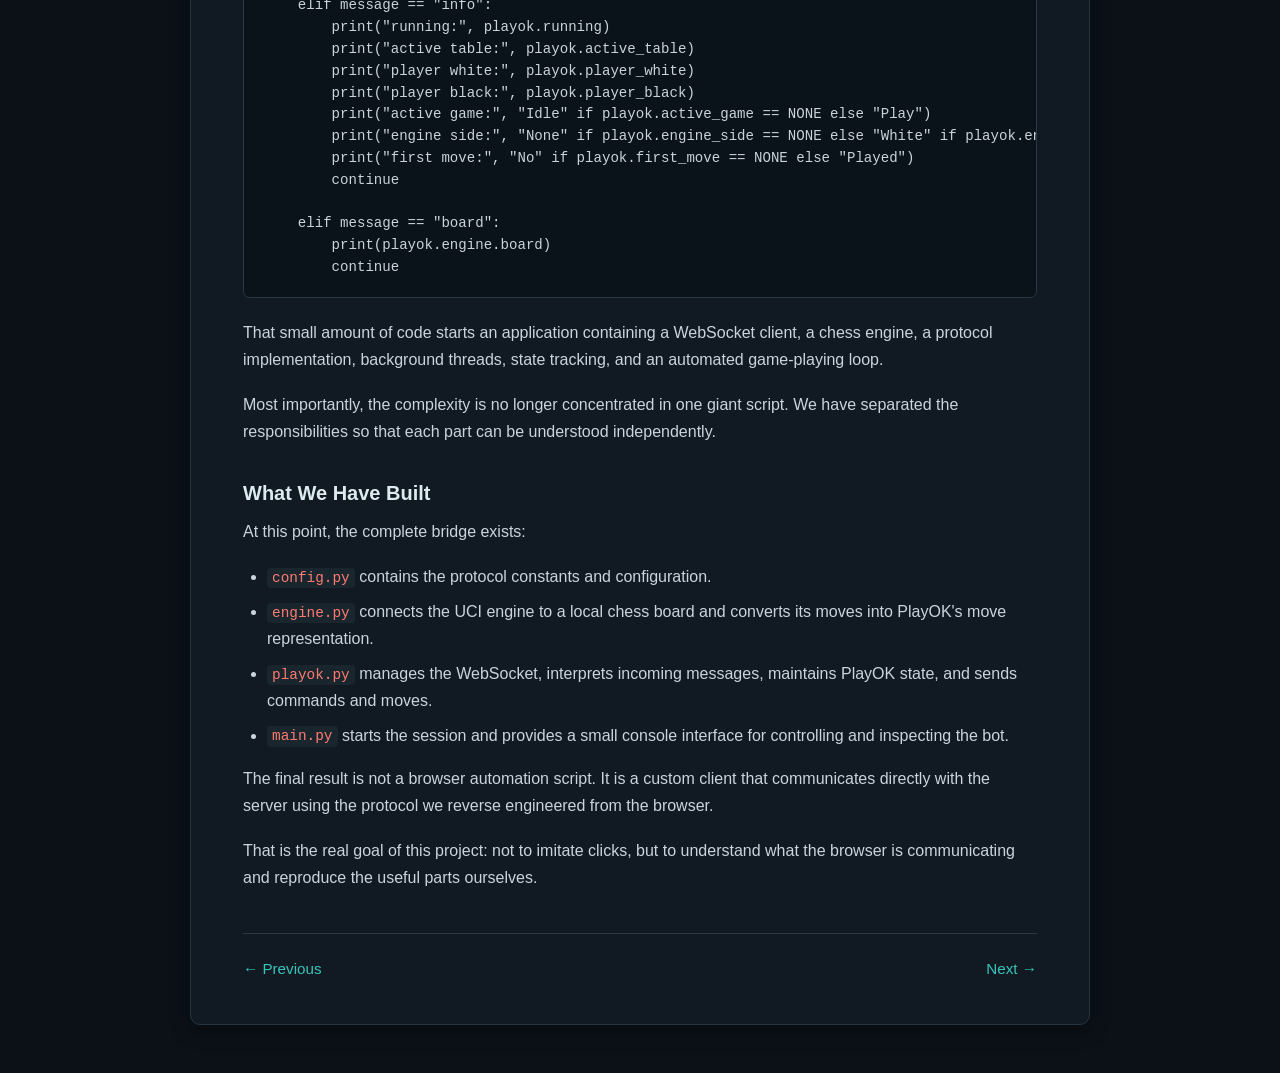
<file: book/main.html>
<!DOCTYPE html>
<html lang="en">
<head>
    <meta charset="UTF-8">
    <meta name="viewport" content="width=device-width, initial-scale=1.0">
    <title>Main Driver — PCB</title>
    <link rel="stylesheet" href="../style/style.css">
</head>
<body>
    <main class="book">
        <article class="chapter">
            <nav class="chapter-nav">
                <a href="../index.html">← Contents</a>
            </nav>
            <div class="chapter-label">Chapter 8</div>
            <h2>The Main Driver</h2>
            <p class="lead">At this point, the individual pieces of the bot are in place. We have configuration, a UCI engine, a PlayOK WebSocket client, a receive loop, and methods for sending moves and commands. We still need something to bring all of those pieces together. That is the job of <code>main.py</code>.</p>
            <h3>The Main Program</h3>
            <p>The main driver is intentionally small. It creates the PlayOK client, connects to the server, and then waits for commands from the console while the background WebSocket threads handle the actual PlayOK session.</p>
            <pre><code># Packages
from playok import PlayOK
import json
from config import *

# Connect to PlayOK
playok = PlayOK()
playok.connect()</code></pre>
            <p>There is not much code here because most of the complexity has already been moved into the appropriate modules. <code>main.py</code> is not responsible for understanding the WebSocket protocol or playing chess. It simply controls the lifetime of the application.</p>
            <div class="note">
                <div class="note-title">Keep the Driver Small</div>
                <p>The main driver should coordinate the application rather than contain its internal logic. If <code>main.py</code> starts becoming responsible for WebSocket messages, chess calculations, or PlayOK state, that is usually a sign that some responsibility belongs in another module.</p>
            </div>
            <h3>Creating the PlayOK Client</h3>
            <p>The first line creates our client object:</p>
            <pre><code>playok = PlayOK()</code></pre>
            <p>The constructor initializes the WebSocket state, PlayOK state, and chess engine that we built in the previous chapters.</p>
            <p>We then establish the connection:</p>
            <pre><code>playok.connect()</code></pre>
            <p>Once <code>connect()</code> succeeds, the PlayOK object starts its background threads. One thread keeps the connection alive and periodically requests user state. The other continuously receives and processes messages from PlayOK.</p>
            <p>This means the main thread does not need to sit there waiting for WebSocket messages. That work is already happening independently.</p>
            <h3>The Main Loop</h3>
            <p>After connecting, the main program enters a simple loop:</p>
            <pre><code>while playok.running:
    message = input()</code></pre>
            <p>The condition is tied directly to the client's <code>running</code> state. As long as the PlayOK session is active, the console remains available for commands.</p>
            <p>This gives us three separate execution paths:</p>
            <pre><code>                 main.py
                    │
                    ▼
             console input
                    │
          ┌─────────┴─────────┐
          ▼                   ▼
     user commands       PlayOK client
                              │
                    ┌─────────┴─────────┐
                    ▼                   ▼
              keep-alive            receive
                 thread              thread</code></pre>
            <p>The main thread handles human interaction while the background threads handle the live PlayOK session.</p>
            <h3>Why Use Console Commands?</h3>
            <p>The console is not meant to be a replacement for the PlayOK interface. It is simply a convenient control panel while we are developing and testing the bot.</p>
            <p>Because the browser interface has been replaced by our own Python client, we need some way to inspect what the client believes is happening. A few simple commands give us exactly that without having to build another graphical interface.</p>
            <h3>Quitting the Session</h3>
            <p>The first command we handle is <code>quit</code>.</p>
            <pre><code>if message.lower() == "quit":
    playok.close()
    continue</code></pre>
            <p>The important detail here is that we do not simply break out of the loop. We call <code>playok.close()</code> so that the client can shut down its resources properly.</p>
            <p>The <code>close()</code> method stops the running state, closes the WebSocket, and terminates the chess engine. Once <code>running</code> becomes false, the main loop naturally terminates.</p>
            <pre><code>running = True
    │
    ▼
while running
    │
    ├── user commands
    ├── WebSocket receive
    └── keep-alive
    │
    ▼
close()
    │
    ▼
running = False
    │
    ▼
main loop exits</code></pre>
            <p>This gives the application one central lifecycle flag that all of its threads can observe.</p>
            <h3>Resigning a Game</h3>
            <p>The next command is <code>resign</code>:</p>
            <pre><code>elif message == "resign":
    playok.send_command(message, playok.active_table)
    continue</code></pre>
            <p>This is a nice example of why we created <code>send_command()</code> in the previous chapter. The main driver does not need to know the numeric PlayOK command for resignation or the parameters it requires.</p>
            <p>It simply passes the human-readable action and the current table:</p>
            <pre><code>playok.send_command("resign", playok.active_table)</code></pre>
            <p>The PlayOK client takes care of converting that into the correct WebSocket message and then requesting the latest user state.</p>
            <div class="note">
                <div class="note-title">Use the Same Interface Everywhere</div>
                <p>The console should use the same command methods as the automated parts of the client. Whether a command originates from the human at the keyboard or from the receive loop, the PlayOK protocol should still be handled in one place.</p>
            </div>
            <h3>Inspecting the Session</h3>
            <p>The <code>info</code> command gives us a snapshot of the internal PlayOK state:</p>
            <pre><code>elif message == "info":
    print("running:", playok.running)
    print("active table:", playok.active_table)
    print("player white:", playok.player_white)
    print("player black:", playok.player_black)
    print("active game:", "Idle" if playok.active_game == NONE else "Play")
    print("engine side:", "None" if playok.engine_side == NONE else "White" if playok.engine_side == WHITE else "Black")
    print("first move:", "No" if playok.first_move == NONE else "Played")
    continue</code></pre>
            <p>This command is particularly useful while reverse engineering because the server's messages are being translated into our own state variables. We can therefore compare what PlayOK is sending with what our client thinks those messages mean.</p>
            <p>The information displayed includes:</p>
            <ul>
                <li>whether the client is running;</li>
                <li>the current active table;</li>
                <li>the White player;</li>
                <li>the Black player;</li>
                <li>whether a game is idle or playing;</li>
                <li>which side belongs to the engine;</li>
                <li>whether the first engine move has already been handled.</li>
            </ul>
            <p>These values represent the internal state we built throughout the previous chapters.</p>
            <h3>Inspecting the Chess Board</h3>
            <p>The <code>board</code> command gives us another useful debugging tool:</p>
            <pre><code>elif message == "board":
    print(playok.engine.board)
    continue</code></pre>
            <p>This prints the current <code>python-chess</code> board maintained by our engine wrapper.</p>
            <p>This is extremely useful when debugging synchronization. We can watch the moves arriving from PlayOK and then inspect the local board to verify that our engine has reconstructed the same position.</p>
            <pre><code>PlayOK game
     │
     │ opponent move
     ▼
receive_messages()
     │
     ▼
engine.load_move()
     │
     ▼
python-chess board
     │
     ▼
board command
     │
     ▼
  console</code></pre>
            <p>If the printed position is wrong, we know that the problem is somewhere in the path between the PlayOK move message and <code>engine.load_move()</code>. This is much easier to debug than trying to reason about the entire application at once.</p>
            <h3>The Main Driver Is Mostly Glue</h3>
            <p>Notice what <code>main.py</code> does not contain.</p>
            <p>It does not parse incoming WebSocket messages. It does not determine which tables are available. It does not decode PlayOK move integers. It does not maintain the chess board. It does not communicate with the UCI engine directly.</p>
            <p>All of those responsibilities already belong to the modules we created earlier.</p>
            <pre><code>config.py
    │
    └── constants and configuration

engine.py
    │
    └── chess board and UCI engine

playok.py
    │
    ├── WebSocket
    ├── PlayOK state
    ├── receive loop
    ├── commands
    └── engine integration

main.py
    │
    └── application control and console</code></pre>
            <p>This is exactly what we want. The main driver is the glue connecting the components, not another place where protocol logic accumulates.</p>
            <h3>Human Control and Automation Can Coexist</h3>
            <p>There is also something useful about this design from a debugging perspective. The bot is already automated, but we retain a small amount of manual control.</p>
            <p>The background threads can automatically join a table, start a game, receive moves, search with the engine, and send responses. At the same time, we can type <code>info</code> or <code>board</code> into the console and inspect what the bot is doing.</p>
            <p>This gives us a practical development loop:</p>
            <pre><code>Bot runs
   │
   ▼
PlayOK sends events
   │
   ▼
Bot updates state
   │
   ├── automatic actions
   │
   └── manual inspection
          │
          ├── info
          └── board</code></pre>
            <p>During development, this is much more useful than immediately building a completely unattended program with no visibility into its internal state.</p>
            <h3>Why the Console Is Enough</h3>
            <p>For this project we do not need a graphical interface. PlayOK already provides the visual chess interface for human users, but our Python program only needs to communicate with the server.</p>
            <p>The console therefore becomes a lightweight control surface for the client. The actual chess-playing logic happens in the background.</p>
            <p>This is also consistent with the goal of the project. We are not trying to recreate PlayOK's entire browser interface. We are extracting the protocol behavior necessary to connect our own chess engine to it.</p>
            <h3>The Complete Application</h3>
            <p>With <code>main.py</code> added, the architecture of the project is now complete:</p>
            <pre><code>                         main.py
                            │
                     console commands
                            │
                            ▼
                       playok.py
                  ┌─────────┼─────────┐
                  │         │         │
                  ▼         ▼         ▼
              WebSocket  PlayOK    ChessEngine
                  │       state         │
                  │                     ▼
                  │                  engine.py
                  │                     │
                  │                     ▼
                  │                  ABC / UCI
                  │
                  ▼
               PlayOK</code></pre>
            <p>The direction of information is now clear.</p>
            <p>PlayOK sends events into <code>playok.py</code>. The PlayOK client interprets those events and updates its state. When the opponent moves, the engine receives the updated position and searches for a response. The resulting move is converted into PlayOK's representation and sent back through the same WebSocket.</p>
            <p>Meanwhile, <code>main.py</code> remains available for manual inspection and control.</p>
            <h3>From Browser Behavior to Our Own Program</h3>
            <p>When we started this project, PlayOK's WebSocket traffic was just a stream of JSON messages containing numbers and strings. We did not have an API designed for our engine. We had to discover what the browser was doing and determine which parts were actually necessary.</p>
            <p>Now we have replaced the relevant browser behavior with our own program:</p>
            <pre><code>Browser behavior
       │
       │ reverse engineer
       ▼
PlayOK protocol
       │
       │ implement
       ▼
Python client
       │
       ├── receive events
       ├── maintain state
       ├── send commands
       └── send chess moves
       │
       ▼
UCI engine ABC</code></pre>
            <p>The browser is no longer required for the chess-playing logic. Our Python program has become the client.</p>
            <div class="note">
                <div class="note-title">The Browser Was Our Specification</div>
                <p>We did not receive a formal PlayOK protocol specification. The browser itself became our specification. By observing what it sent and how it reacted to server messages, we reconstructed the subset of the protocol required by our bot.</p>
            </div>
            <h3>One More Look at the Driver</h3>
            <p>The final driver remains remarkably small:</p>
            <pre><code>from playok import PlayOK
import json
from config import *

playok = PlayOK()
playok.connect()

while playok.running:
    message = input()

    if message.lower() == "quit":
        playok.close()
        continue

    elif message == "resign":
        playok.send_command(message, playok.active_table)
        continue

    elif message == "info":
        print("running:", playok.running)
        print("active table:", playok.active_table)
        print("player white:", playok.player_white)
        print("player black:", playok.player_black)
        print("active game:", "Idle" if playok.active_game == NONE else "Play")
        print("engine side:", "None" if playok.engine_side == NONE else "White" if playok.engine_side == WHITE else "Black")
        print("first move:", "No" if playok.first_move == NONE else "Played")
        continue

    elif message == "board":
        print(playok.engine.board)
        continue</code></pre>
            <p>That small amount of code starts an application containing a WebSocket client, a chess engine, a protocol implementation, background threads, state tracking, and an automated game-playing loop.</p>
            <p>Most importantly, the complexity is no longer concentrated in one giant script. We have separated the responsibilities so that each part can be understood independently.</p>
            <h3>What We Have Built</h3>
            <p>At this point, the complete bridge exists:</p>
            <ul>
                <li><code>config.py</code> contains the protocol constants and configuration.</li>
                <li><code>engine.py</code> connects the UCI engine to a local chess board and converts its moves into PlayOK's move representation.</li>
                <li><code>playok.py</code> manages the WebSocket, interprets incoming messages, maintains PlayOK state, and sends commands and moves.</li>
                <li><code>main.py</code> starts the session and provides a small console interface for controlling and inspecting the bot.</li>
            </ul>
            <p>The final result is not a browser automation script. It is a custom client that communicates directly with the server using the protocol we reverse engineered from the browser.</p>
            <p>That is the real goal of this project: not to imitate clicks, but to understand what the browser is communicating and reproduce the useful parts ourselves.</p>
            <nav class="chapter-nav-bottom">
                <a href="commands.html">← Previous</a>
                <a href="test.html" class="next">Next →</a>
            </nav>
        </article>
    </main>
</body>
</html>
</file>
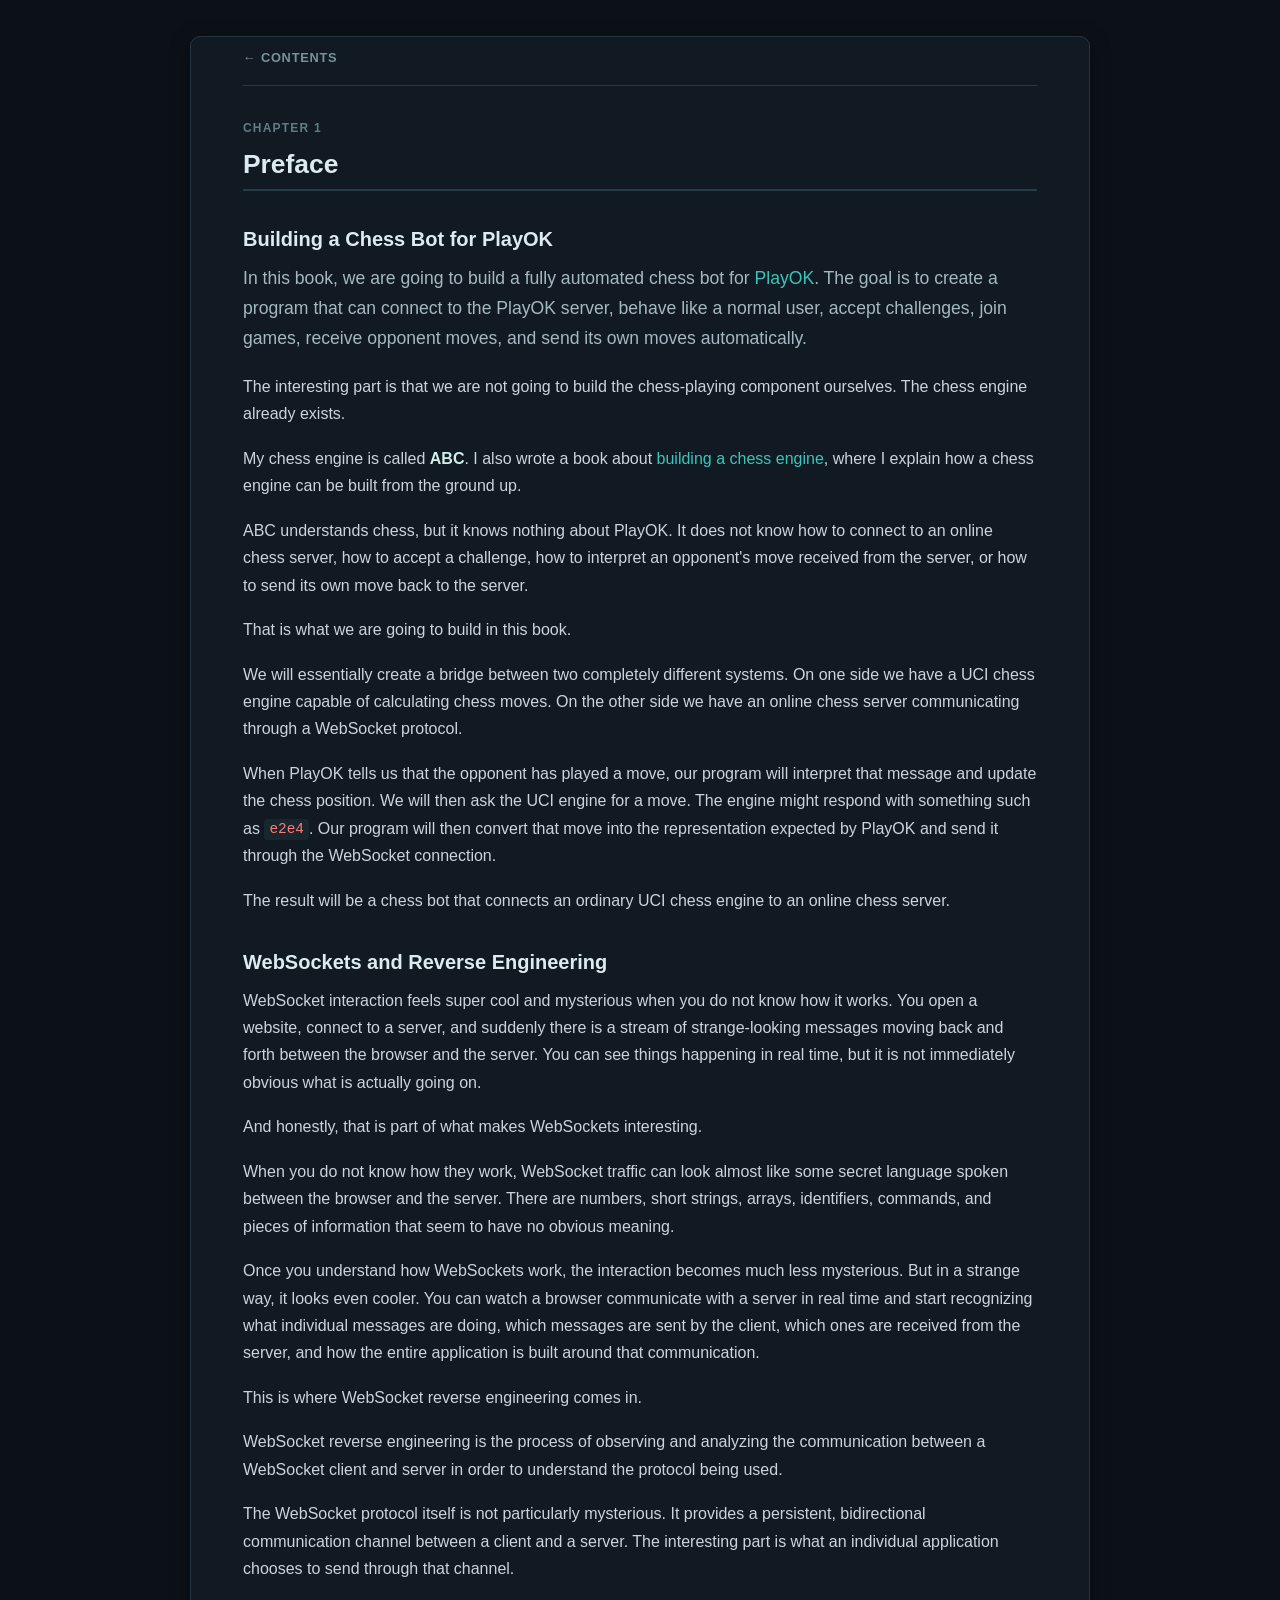
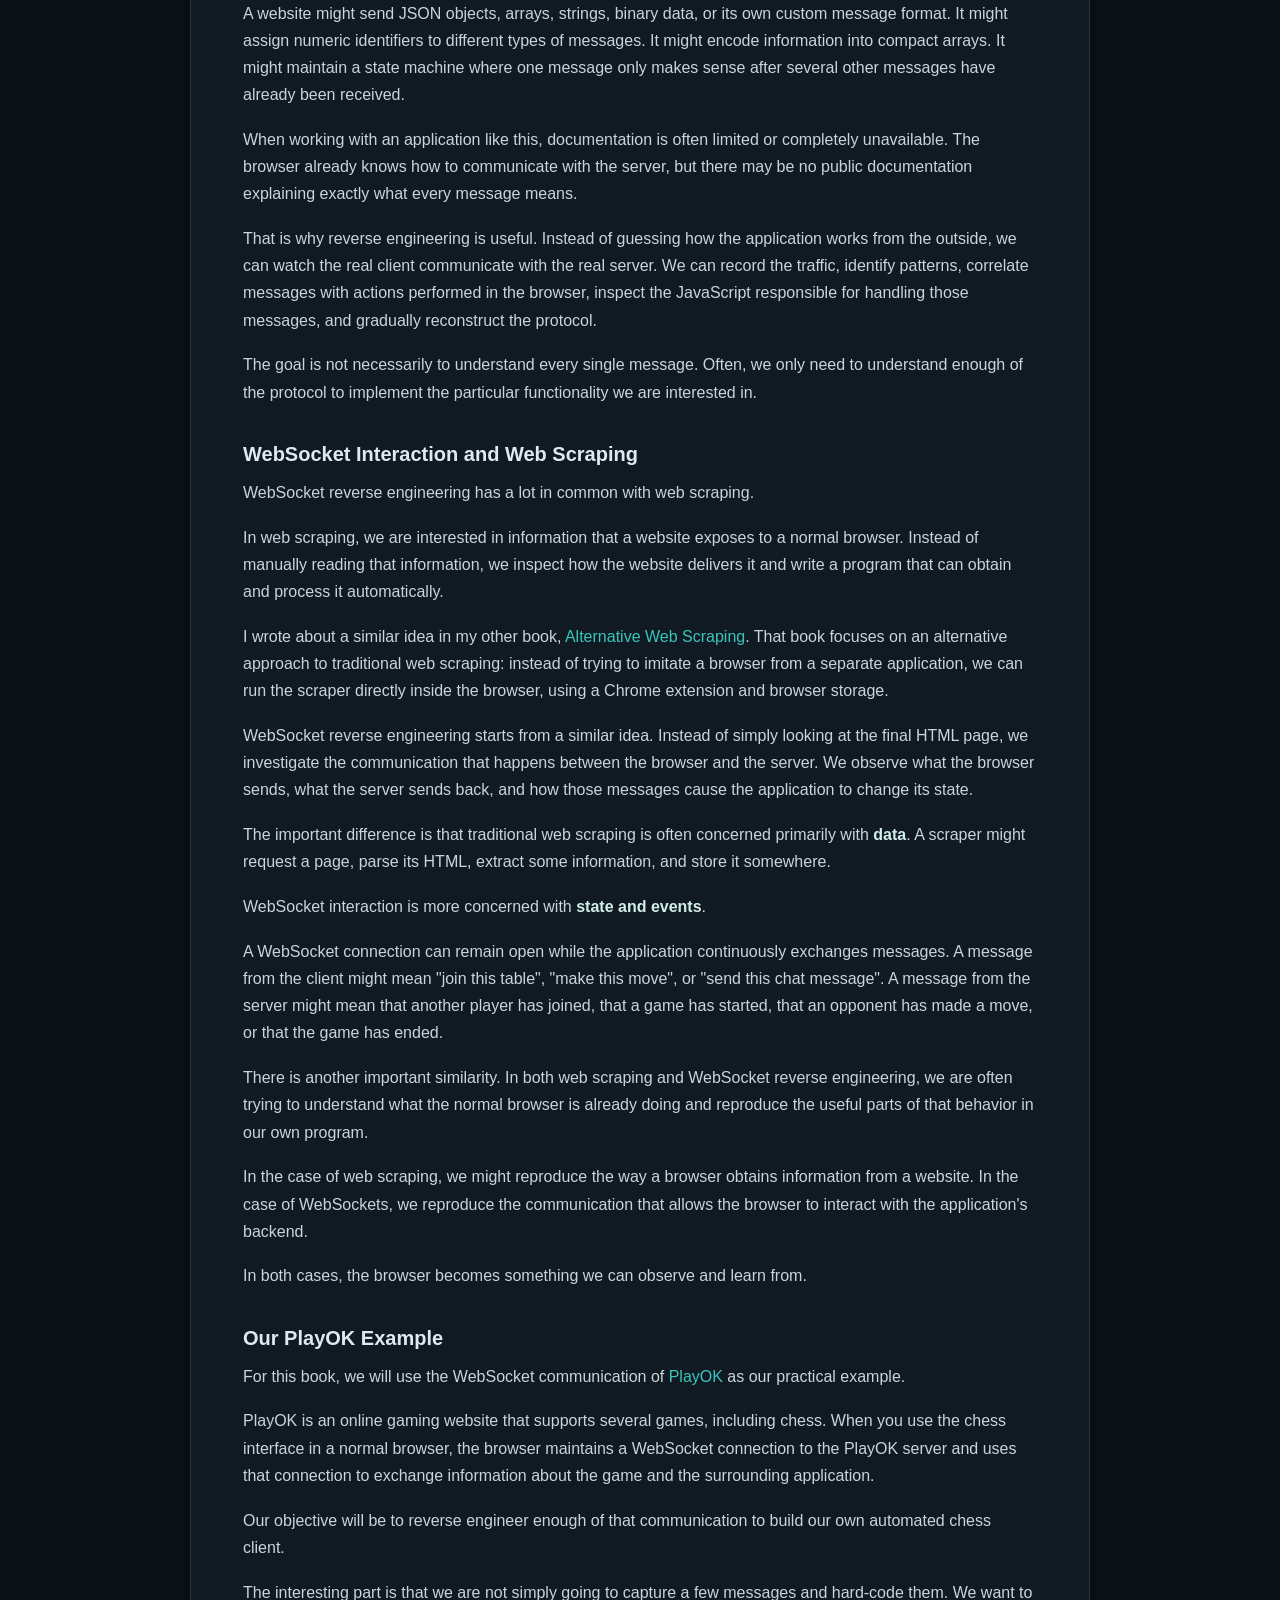
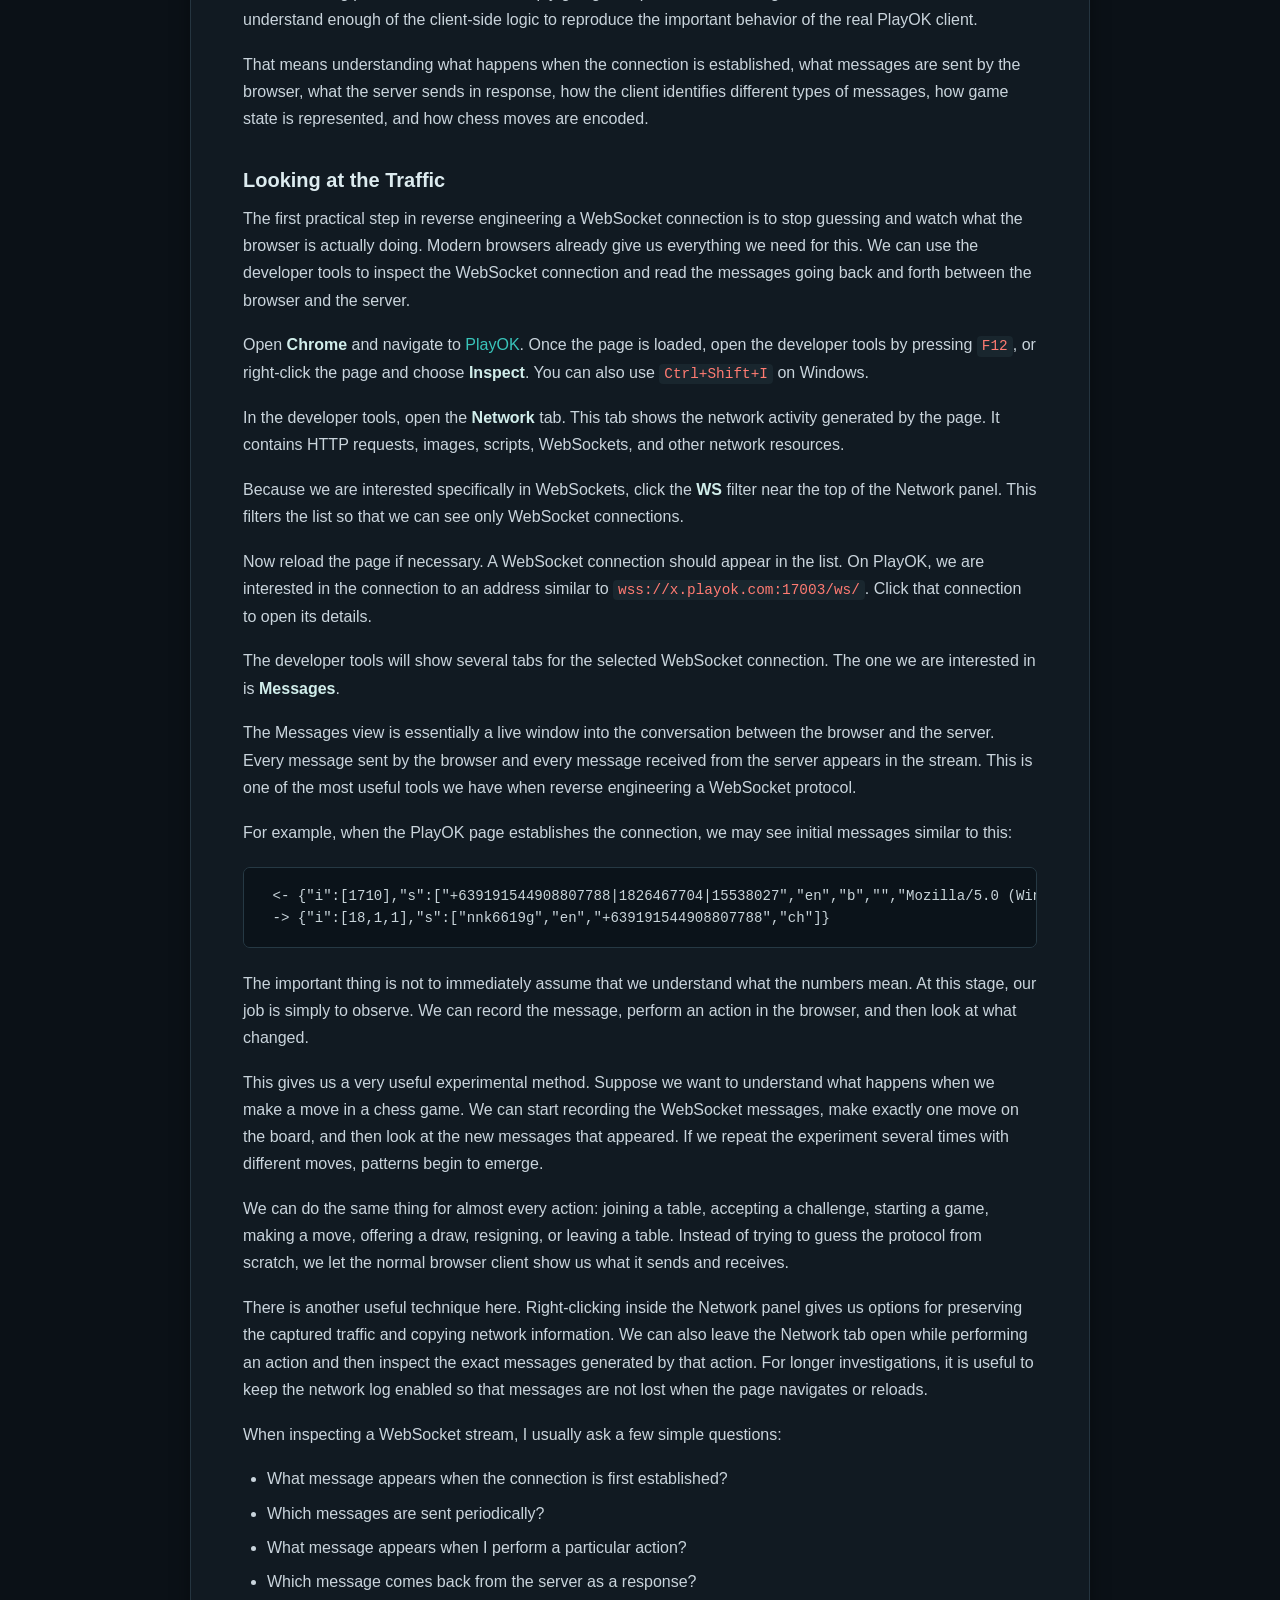
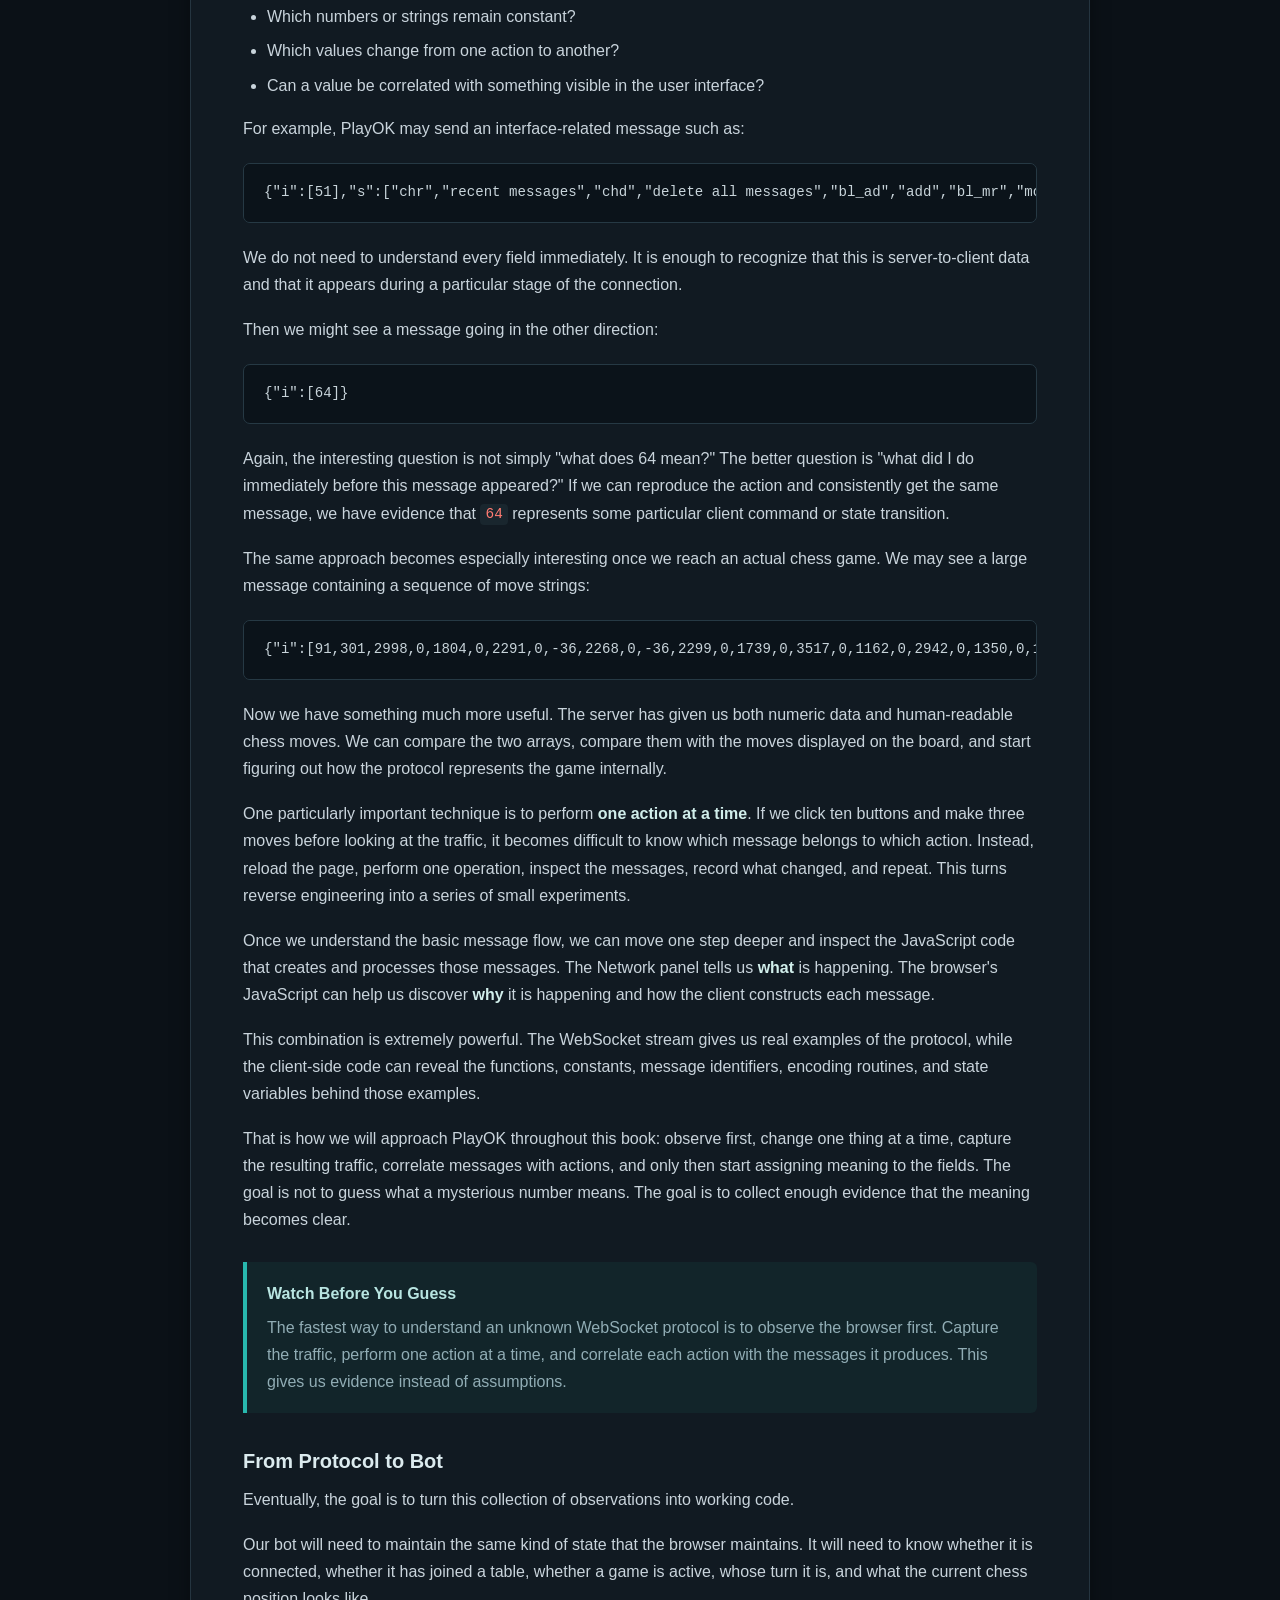
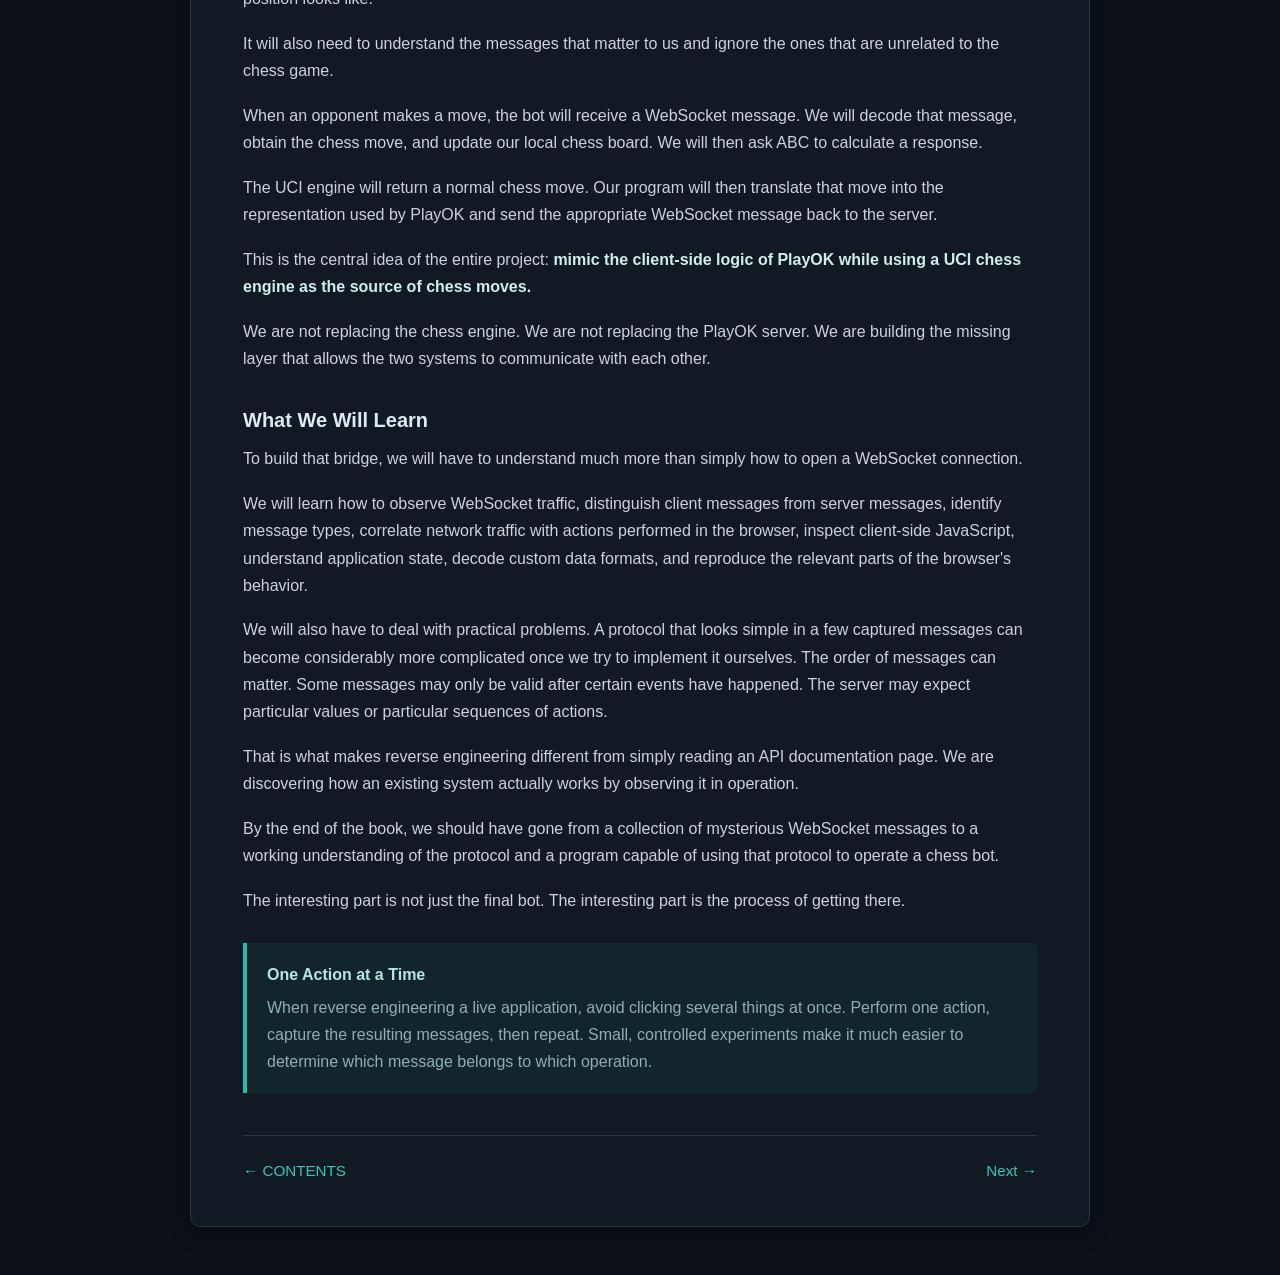
<file: book/preface.html>
<!DOCTYPE html>
<html lang="en">
<head>
    <meta charset="UTF-8">
    <meta name="viewport" content="width=device-width, initial-scale=1.0">
    <title>Preface — PCB</title>
    <link rel="stylesheet" href="../style/style.css">
</head>
<body>
    <main class="book">
        <article class="chapter">
            <nav class="chapter-nav">
                <a href="../index.html">← Contents</a>
            </nav>
            <div class="chapter-label">Chapter 1</div>
            <h2>Preface</h2>
            <h3>Building a Chess Bot for PlayOK</h3>
            <p class="lead">In this book, we are going to build a fully automated chess bot for <a href="https://www.playok.com/">PlayOK</a>. The goal is to create a program that can connect to the PlayOK server, behave like a normal user, accept challenges, join games, receive opponent moves, and send its own moves automatically.</p>
            <p>The interesting part is that we are not going to build the chess-playing component ourselves. The chess engine already exists.</p>
            <p>My chess engine is called <strong>ABC</strong>. I also wrote a book about <a href="https://maksimkorzh.github.io/abc/">building a chess engine</a>, where I explain how a chess engine can be built from the ground up.</p>
            <p>ABC understands chess, but it knows nothing about PlayOK. It does not know how to connect to an online chess server, how to accept a challenge, how to interpret an opponent's move received from the server, or how to send its own move back to the server.</p>
            <p>That is what we are going to build in this book.</p>
            <p>We will essentially create a bridge between two completely different systems. On one side we have a UCI chess engine capable of calculating chess moves. On the other side we have an online chess server communicating through a WebSocket protocol.</p>
            <p>When PlayOK tells us that the opponent has played a move, our program will interpret that message and update the chess position. We will then ask the UCI engine for a move. The engine might respond with something such as <code>e2e4</code>. Our program will then convert that move into the representation expected by PlayOK and send it through the WebSocket connection.</p>
            <p>The result will be a chess bot that connects an ordinary UCI chess engine to an online chess server.</p>
            <h3>WebSockets and Reverse Engineering</h3>
            <p>WebSocket interaction feels super cool and mysterious when you do not know how it works. You open a website, connect to a server, and suddenly there is a stream of strange-looking messages moving back and forth between the browser and the server. You can see things happening in real time, but it is not immediately obvious what is actually going on.</p>
            <p>And honestly, that is part of what makes WebSockets interesting.</p>
            <p>When you do not know how they work, WebSocket traffic can look almost like some secret language spoken between the browser and the server. There are numbers, short strings, arrays, identifiers, commands, and pieces of information that seem to have no obvious meaning.</p>
            <p>Once you understand how WebSockets work, the interaction becomes much less mysterious. But in a strange way, it looks even cooler. You can watch a browser communicate with a server in real time and start recognizing what individual messages are doing, which messages are sent by the client, which ones are received from the server, and how the entire application is built around that communication.</p>
            <p>This is where WebSocket reverse engineering comes in.</p>
            <p>WebSocket reverse engineering is the process of observing and analyzing the communication between a WebSocket client and server in order to understand the protocol being used.</p>
            <p>The WebSocket protocol itself is not particularly mysterious. It provides a persistent, bidirectional communication channel between a client and a server. The interesting part is what an individual application chooses to send through that channel.</p>
            <p>A website might send JSON objects, arrays, strings, binary data, or its own custom message format. It might assign numeric identifiers to different types of messages. It might encode information into compact arrays. It might maintain a state machine where one message only makes sense after several other messages have already been received.</p>
            <p>When working with an application like this, documentation is often limited or completely unavailable. The browser already knows how to communicate with the server, but there may be no public documentation explaining exactly what every message means.</p>
            <p>That is why reverse engineering is useful. Instead of guessing how the application works from the outside, we can watch the real client communicate with the real server. We can record the traffic, identify patterns, correlate messages with actions performed in the browser, inspect the JavaScript responsible for handling those messages, and gradually reconstruct the protocol.</p>
            <p>The goal is not necessarily to understand every single message. Often, we only need to understand enough of the protocol to implement the particular functionality we are interested in.</p>
            <h3>WebSocket Interaction and Web Scraping</h3>
            <p>WebSocket reverse engineering has a lot in common with web scraping.</p>
            <p>In web scraping, we are interested in information that a website exposes to a normal browser. Instead of manually reading that information, we inspect how the website delivers it and write a program that can obtain and process it automatically.</p>
            <p>I wrote about a similar idea in my other book, <a href="https://maksimkorzh.github.io/aws/">Alternative Web Scraping</a>. That book focuses on an alternative approach to traditional web scraping: instead of trying to imitate a browser from a separate application, we can run the scraper directly inside the browser, using a Chrome extension and browser storage.</p>
            <p>WebSocket reverse engineering starts from a similar idea. Instead of simply looking at the final HTML page, we investigate the communication that happens between the browser and the server. We observe what the browser sends, what the server sends back, and how those messages cause the application to change its state.</p>
            <p>The important difference is that traditional web scraping is often concerned primarily with <strong>data</strong>. A scraper might request a page, parse its HTML, extract some information, and store it somewhere.</p>
            <p>WebSocket interaction is more concerned with <strong>state and events</strong>.</p>
            <p>A WebSocket connection can remain open while the application continuously exchanges messages. A message from the client might mean "join this table", "make this move", or "send this chat message". A message from the server might mean that another player has joined, that a game has started, that an opponent has made a move, or that the game has ended.</p>
            <p>There is another important similarity. In both web scraping and WebSocket reverse engineering, we are often trying to understand what the normal browser is already doing and reproduce the useful parts of that behavior in our own program.</p>
            <p>In the case of web scraping, we might reproduce the way a browser obtains information from a website. In the case of WebSockets, we reproduce the communication that allows the browser to interact with the application's backend.</p>
            <p>In both cases, the browser becomes something we can observe and learn from.</p>
            <h3>Our PlayOK Example</h3>
            <p>For this book, we will use the WebSocket communication of <a href="https://www.playok.com/">PlayOK</a> as our practical example.</p>
            <p>PlayOK is an online gaming website that supports several games, including chess. When you use the chess interface in a normal browser, the browser maintains a WebSocket connection to the PlayOK server and uses that connection to exchange information about the game and the surrounding application.</p>
            <p>Our objective will be to reverse engineer enough of that communication to build our own automated chess client.</p>
            <p>The interesting part is that we are not simply going to capture a few messages and hard-code them. We want to understand enough of the client-side logic to reproduce the important behavior of the real PlayOK client.</p>
            <p>That means understanding what happens when the connection is established, what messages are sent by the browser, what the server sends in response, how the client identifies different types of messages, how game state is represented, and how chess moves are encoded.</p>
            <h3>Looking at the Traffic</h3>
            <p>The first practical step in reverse engineering a WebSocket connection is to stop guessing and watch what the browser is actually doing. Modern browsers already give us everything we need for this. We can use the developer tools to inspect the WebSocket connection and read the messages going back and forth between the browser and the server.</p>
            <p>Open <strong>Chrome</strong> and navigate to <a href="https://www.playok.com/en/chess/">PlayOK</a>. Once the page is loaded, open the developer tools by pressing <code>F12</code>, or right-click the page and choose <strong>Inspect</strong>. You can also use <code>Ctrl+Shift+I</code> on Windows.</p>
            <p>In the developer tools, open the <strong>Network</strong> tab. This tab shows the network activity generated by the page. It contains HTTP requests, images, scripts, WebSockets, and other network resources.</p>
            <p>Because we are interested specifically in WebSockets, click the <strong>WS</strong> filter near the top of the Network panel. This filters the list so that we can see only WebSocket connections.</p>
            <p>Now reload the page if necessary. A WebSocket connection should appear in the list. On PlayOK, we are interested in the connection to an address similar to <code>wss://x.playok.com:17003/ws/</code>. Click that connection to open its details.</p>
            <p>The developer tools will show several tabs for the selected WebSocket connection. The one we are interested in is <strong>Messages</strong>.</p>
            <p>The Messages view is essentially a live window into the conversation between the browser and the server. Every message sent by the browser and every message received from the server appears in the stream. This is one of the most useful tools we have when reverse engineering a WebSocket protocol.</p>
            <p>For example, when the PlayOK page establishes the connection, we may see initial messages similar to this:</p>
            <pre><code> <- {"i":[1710],"s":["+639191544908807788|1826467704|15538027","en","b","","Mozilla/5.0 (Windows NT 10.0; Win64; x64) AppleWebKit/537.36 (KHTML, like Gecko) Chrome/153.0.0.0 Safari/537.36","/1790332105431/1","w","1920x1080 1","ref:https://www.playok.com/en/chess/","ver:263"]}
 -> {"i":[18,1,1],"s":["nnk6619g","en","+639191544908807788","ch"]}</code></pre>
            <p>The important thing is not to immediately assume that we understand what the numbers mean. At this stage, our job is simply to observe. We can record the message, perform an action in the browser, and then look at what changed.</p>
            <p>This gives us a very useful experimental method. Suppose we want to understand what happens when we make a move in a chess game. We can start recording the WebSocket messages, make exactly one move on the board, and then look at the new messages that appeared. If we repeat the experiment several times with different moves, patterns begin to emerge.</p>
            <p>We can do the same thing for almost every action: joining a table, accepting a challenge, starting a game, making a move, offering a draw, resigning, or leaving a table. Instead of trying to guess the protocol from scratch, we let the normal browser client show us what it sends and receives.</p>
            <p>There is another useful technique here. Right-clicking inside the Network panel gives us options for preserving the captured traffic and copying network information. We can also leave the Network tab open while performing an action and then inspect the exact messages generated by that action. For longer investigations, it is useful to keep the network log enabled so that messages are not lost when the page navigates or reloads.</p>
            <p>When inspecting a WebSocket stream, I usually ask a few simple questions:</p>
            <ul>
            <li>What message appears when the connection is first established?</li>
            <li>Which messages are sent periodically?</li>
            <li>What message appears when I perform a particular action?</li>
            <li>Which message comes back from the server as a response?</li>
            <li>Which numbers or strings remain constant?</li>
            <li>Which values change from one action to another?</li>
            <li>Can a value be correlated with something visible in the user interface?</li>
            </ul>
            <p>For example, PlayOK may send an interface-related message such as:</p>
            <pre><code>{"i":[51],"s":["chr","recent messages","chd","delete all messages","bl_ad","add","bl_mr","more...","tu_bacc","accept","tu_brej","decline","tu_bcan","withdraw","bl_partinv","offer partnering","bl_whisper","chat","bl_newtab","new game table","bl_buds","contacts","bl_tbs","tables","bl_prefs","preferences","bl_cs","chats","tlh_tabpl","players","tl_join","join","bl_invite","invite","bl_boot","boot","bl_yes","yes","bl_no","no"]}</code></pre>
            <p>We do not need to understand every field immediately. It is enough to recognize that this is server-to-client data and that it appears during a particular stage of the connection.</p>
            <p>Then we might see a message going in the other direction:</p>
            <pre><code>{"i":[64]}</code></pre>
            <p>Again, the interesting question is not simply "what does 64 mean?" The better question is "what did I do immediately before this message appeared?" If we can reproduce the action and consistently get the same message, we have evidence that <code>64</code> represents some particular client command or state transition.</p>
            <p>The same approach becomes especially interesting once we reach an actual chess game. We may see a large message containing a sequence of move strings:</p>
            <pre><code>{"i":[91,301,2998,0,1804,0,2291,0,-36,2268,0,-36,2299,0,1739,0,3517,0,1162,0,2942,0,1350,0,1978,0,773,0,2738,0,2325,0,-13,798,0,-13,771,0,3321,0,-52,3300,0,-52,3299,0,388,327,0,4028,3967,0,2434,0,3901,0,1356,0,2285,0,261,0,2868,0,705,0,2161,0,1803,0,3063,0,2204,0,3251,0,742,0,3582,0],"s":["g3","e5","d4","exd4","Qxd4","d5","Bg2","c6","Nf3","Nf6","Bg5","Be7","c3","Ne4","Bxe7","Qxe7","Nbd2","Nxd2","Qxd2","O-O","O-O","Bg4","Rfe1","Qf6","Nd4","Re8","e3","Nd7","b4","Ne5","h3","Nc4","Qc2","Bd7","Kh2"]}</code></pre>
            <p>Now we have something much more useful. The server has given us both numeric data and human-readable chess moves. We can compare the two arrays, compare them with the moves displayed on the board, and start figuring out how the protocol represents the game internally.</p>
            <p>One particularly important technique is to perform <strong>one action at a time</strong>. If we click ten buttons and make three moves before looking at the traffic, it becomes difficult to know which message belongs to which action. Instead, reload the page, perform one operation, inspect the messages, record what changed, and repeat. This turns reverse engineering into a series of small experiments.</p>
            <p>Once we understand the basic message flow, we can move one step deeper and inspect the JavaScript code that creates and processes those messages. The Network panel tells us <strong>what</strong> is happening. The browser's JavaScript can help us discover <strong>why</strong> it is happening and how the client constructs each message.</p>
            <p>This combination is extremely powerful. The WebSocket stream gives us real examples of the protocol, while the client-side code can reveal the functions, constants, message identifiers, encoding routines, and state variables behind those examples.</p>
            <p>That is how we will approach PlayOK throughout this book: observe first, change one thing at a time, capture the resulting traffic, correlate messages with actions, and only then start assigning meaning to the fields. The goal is not to guess what a mysterious number means. The goal is to collect enough evidence that the meaning becomes clear.</p>
            <div class="note">
                <div class="note-title">Watch Before You Guess</div>
                <p>The fastest way to understand an unknown WebSocket protocol is to observe the browser first. Capture the traffic, perform one action at a time, and correlate each action with the messages it produces. This gives us evidence instead of assumptions.</p>
            </div>
            <h3>From Protocol to Bot</h3>
            <p>Eventually, the goal is to turn this collection of observations into working code.</p>
            <p>Our bot will need to maintain the same kind of state that the browser maintains. It will need to know whether it is connected, whether it has joined a table, whether a game is active, whose turn it is, and what the current chess position looks like.</p>
            <p>It will also need to understand the messages that matter to us and ignore the ones that are unrelated to the chess game.</p>
            <p>When an opponent makes a move, the bot will receive a WebSocket message. We will decode that message, obtain the chess move, and update our local chess board. We will then ask ABC to calculate a response.</p>
            <p>The UCI engine will return a normal chess move. Our program will then translate that move into the representation used by PlayOK and send the appropriate WebSocket message back to the server.</p>
            <p>This is the central idea of the entire project: <strong>mimic the client-side logic of PlayOK while using a UCI chess engine as the source of chess moves.</strong></p>
            <p>We are not replacing the chess engine. We are not replacing the PlayOK server. We are building the missing layer that allows the two systems to communicate with each other.</p>
            <h3>What We Will Learn</h3>
            <p>To build that bridge, we will have to understand much more than simply how to open a WebSocket connection.</p>
            <p>We will learn how to observe WebSocket traffic, distinguish client messages from server messages, identify message types, correlate network traffic with actions performed in the browser, inspect client-side JavaScript, understand application state, decode custom data formats, and reproduce the relevant parts of the browser's behavior.</p>
            <p>We will also have to deal with practical problems. A protocol that looks simple in a few captured messages can become considerably more complicated once we try to implement it ourselves. The order of messages can matter. Some messages may only be valid after certain events have happened. The server may expect particular values or particular sequences of actions.</p>
            <p>That is what makes reverse engineering different from simply reading an API documentation page. We are discovering how an existing system actually works by observing it in operation.</p>
            <p>By the end of the book, we should have gone from a collection of mysterious WebSocket messages to a working understanding of the protocol and a program capable of using that protocol to operate a chess bot.</p>
            <p>The interesting part is not just the final bot. The interesting part is the process of getting there.</p>
            <div class="note">
                <div class="note-title">One Action at a Time</div>
                <p>When reverse engineering a live application, avoid clicking several things at once. Perform one action, capture the resulting messages, then repeat. Small, controlled experiments make it much easier to determine which message belongs to which operation.</p>
            </div>
            <nav class="chapter-nav-bottom">
                <a href="../index.html">← CONTENTS</a>
                <a href="project.html" class="next">Next →</a>
            </nav>
        </article>
    </main>
</body>
</html>
</file>
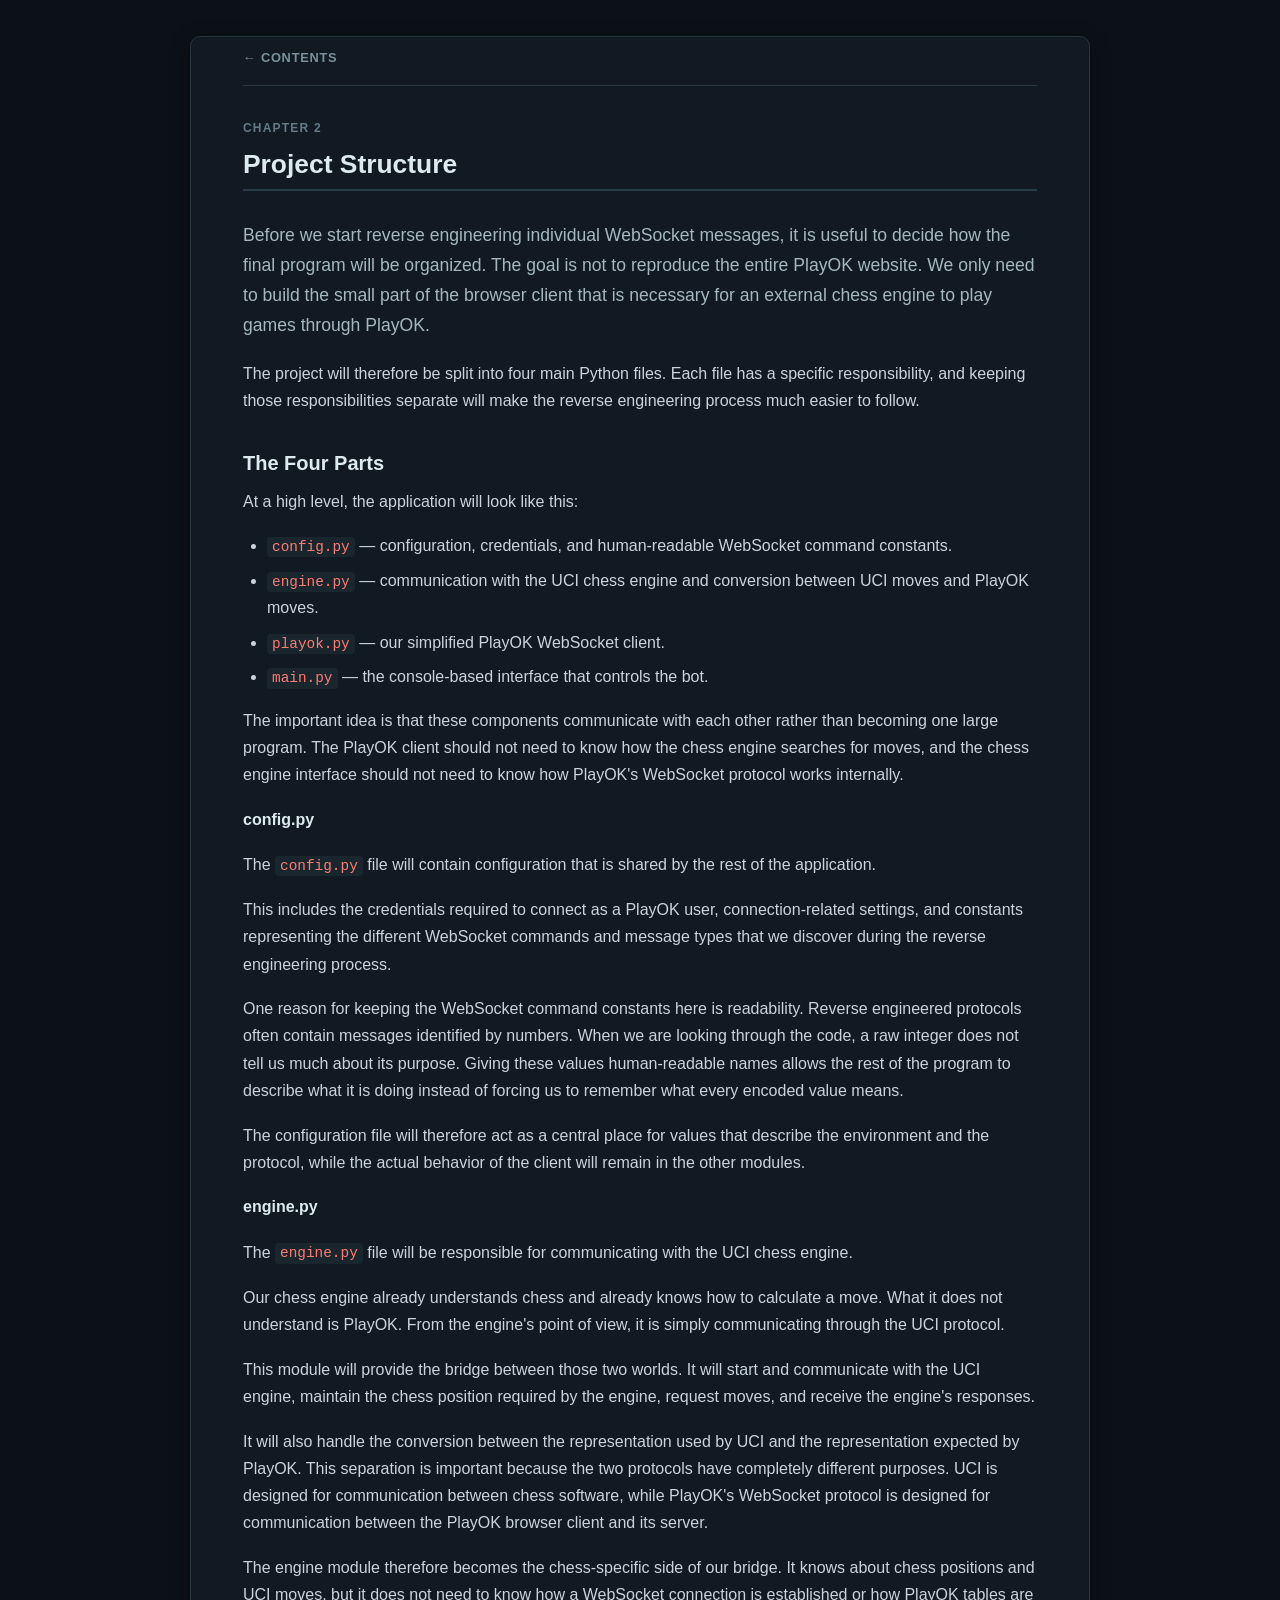
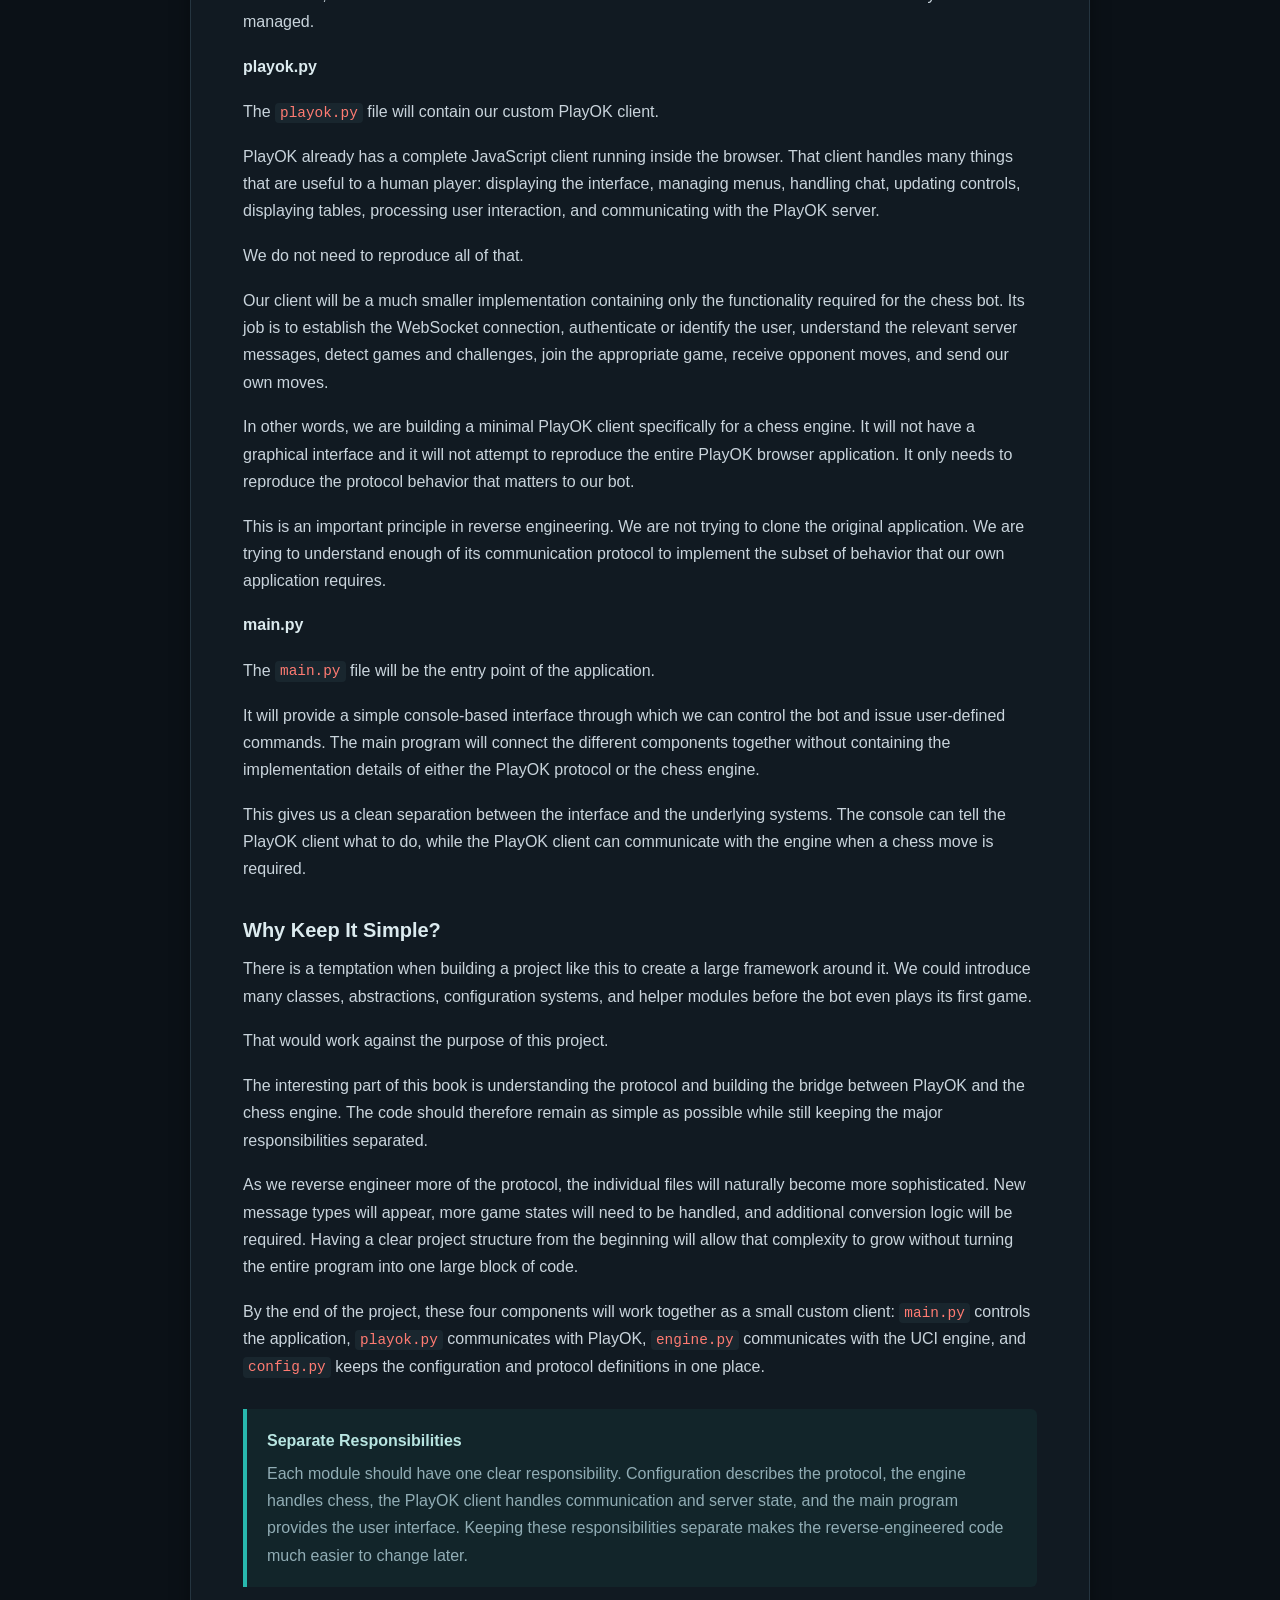
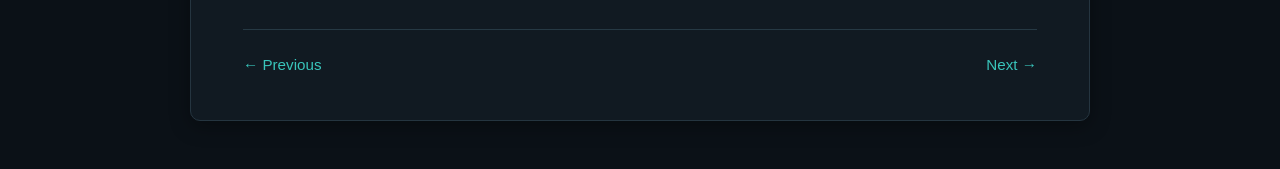
<file: book/project.html>
<!DOCTYPE html>
<html lang="en">
<head>
    <meta charset="UTF-8">
    <meta name="viewport" content="width=device-width, initial-scale=1.0">
    <title>Project Structure — PCB</title>
    <link rel="stylesheet" href="../style/style.css">
</head>
<body>
    <main class="book">
        <article class="chapter">
            <nav class="chapter-nav">
                <a href="../index.html">← Contents</a>
            </nav>
            <div class="chapter-label">Chapter 2</div>
            <h2>Project Structure</h2>
            <p class="lead">Before we start reverse engineering individual WebSocket messages, it is useful to decide how the final program will be organized. The goal is not to reproduce the entire PlayOK website. We only need to build the small part of the browser client that is necessary for an external chess engine to play games through PlayOK.</p>
            <p>The project will therefore be split into four main Python files. Each file has a specific responsibility, and keeping those responsibilities separate will make the reverse engineering process much easier to follow.</p>
            <h3>The Four Parts</h3>
            <p>At a high level, the application will look like this:</p>
            <ul>
                <li><code>config.py</code> — configuration, credentials, and human-readable WebSocket command constants.</li>
                <li><code>engine.py</code> — communication with the UCI chess engine and conversion between UCI moves and PlayOK moves.</li>
                <li><code>playok.py</code> — our simplified PlayOK WebSocket client.</li>
                <li><code>main.py</code> — the console-based interface that controls the bot.</li>
            </ul>
            <p>The important idea is that these components communicate with each other rather than becoming one large program. The PlayOK client should not need to know how the chess engine searches for moves, and the chess engine interface should not need to know how PlayOK's WebSocket protocol works internally.</p>
            <h4>config.py</h4>
            <p>The <code>config.py</code> file will contain configuration that is shared by the rest of the application.</p>
            <p>This includes the credentials required to connect as a PlayOK user, connection-related settings, and constants representing the different WebSocket commands and message types that we discover during the reverse engineering process.</p>
            <p>One reason for keeping the WebSocket command constants here is readability. Reverse engineered protocols often contain messages identified by numbers. When we are looking through the code, a raw integer does not tell us much about its purpose. Giving these values human-readable names allows the rest of the program to describe what it is doing instead of forcing us to remember what every encoded value means.</p>
            <p>The configuration file will therefore act as a central place for values that describe the environment and the protocol, while the actual behavior of the client will remain in the other modules.</p>
            <h4>engine.py</h4>
            <p>The <code>engine.py</code> file will be responsible for communicating with the UCI chess engine.</p>
            <p>Our chess engine already understands chess and already knows how to calculate a move. What it does not understand is PlayOK. From the engine's point of view, it is simply communicating through the UCI protocol.</p>
            <p>This module will provide the bridge between those two worlds. It will start and communicate with the UCI engine, maintain the chess position required by the engine, request moves, and receive the engine's responses.</p>
            <p>It will also handle the conversion between the representation used by UCI and the representation expected by PlayOK. This separation is important because the two protocols have completely different purposes. UCI is designed for communication between chess software, while PlayOK's WebSocket protocol is designed for communication between the PlayOK browser client and its server.</p>
            <p>The engine module therefore becomes the chess-specific side of our bridge. It knows about chess positions and UCI moves, but it does not need to know how a WebSocket connection is established or how PlayOK tables are managed.</p>
            <h4>playok.py</h4>
            <p>The <code>playok.py</code> file will contain our custom PlayOK client.</p>
            <p>PlayOK already has a complete JavaScript client running inside the browser. That client handles many things that are useful to a human player: displaying the interface, managing menus, handling chat, updating controls, displaying tables, processing user interaction, and communicating with the PlayOK server.</p>
            <p>We do not need to reproduce all of that.</p>
            <p>Our client will be a much smaller implementation containing only the functionality required for the chess bot. Its job is to establish the WebSocket connection, authenticate or identify the user, understand the relevant server messages, detect games and challenges, join the appropriate game, receive opponent moves, and send our own moves.</p>
            <p>In other words, we are building a minimal PlayOK client specifically for a chess engine. It will not have a graphical interface and it will not attempt to reproduce the entire PlayOK browser application. It only needs to reproduce the protocol behavior that matters to our bot.</p>
            <p>This is an important principle in reverse engineering. We are not trying to clone the original application. We are trying to understand enough of its communication protocol to implement the subset of behavior that our own application requires.</p>
            <h4>main.py</h4>
            <p>The <code>main.py</code> file will be the entry point of the application.</p>
            <p>It will provide a simple console-based interface through which we can control the bot and issue user-defined commands. The main program will connect the different components together without containing the implementation details of either the PlayOK protocol or the chess engine.</p>
            <p>This gives us a clean separation between the interface and the underlying systems. The console can tell the PlayOK client what to do, while the PlayOK client can communicate with the engine when a chess move is required.</p>
            <h3>Why Keep It Simple?</h3>
            <p>There is a temptation when building a project like this to create a large framework around it. We could introduce many classes, abstractions, configuration systems, and helper modules before the bot even plays its first game.</p>
            <p>That would work against the purpose of this project.</p>
            <p>The interesting part of this book is understanding the protocol and building the bridge between PlayOK and the chess engine. The code should therefore remain as simple as possible while still keeping the major responsibilities separated.</p>
            <p>As we reverse engineer more of the protocol, the individual files will naturally become more sophisticated. New message types will appear, more game states will need to be handled, and additional conversion logic will be required. Having a clear project structure from the beginning will allow that complexity to grow without turning the entire program into one large block of code.</p>
            <p>By the end of the project, these four components will work together as a small custom client: <code>main.py</code> controls the application, <code>playok.py</code> communicates with PlayOK, <code>engine.py</code> communicates with the UCI engine, and <code>config.py</code> keeps the configuration and protocol definitions in one place.</p>
            <div class="note">
                <div class="note-title">Separate Responsibilities</div>
                <p>Each module should have one clear responsibility. Configuration describes the protocol, the engine handles chess, the PlayOK client handles communication and server state, and the main program provides the user interface. Keeping these responsibilities separate makes the reverse-engineered code much easier to change later.</p>
            </div>
            <nav class="chapter-nav-bottom">
                <a href="preface.html">← Previous</a>
                <a href="config.html" class="next">Next →</a>
            </nav>
        </article>
    </main>
</body>
</html>
</file>
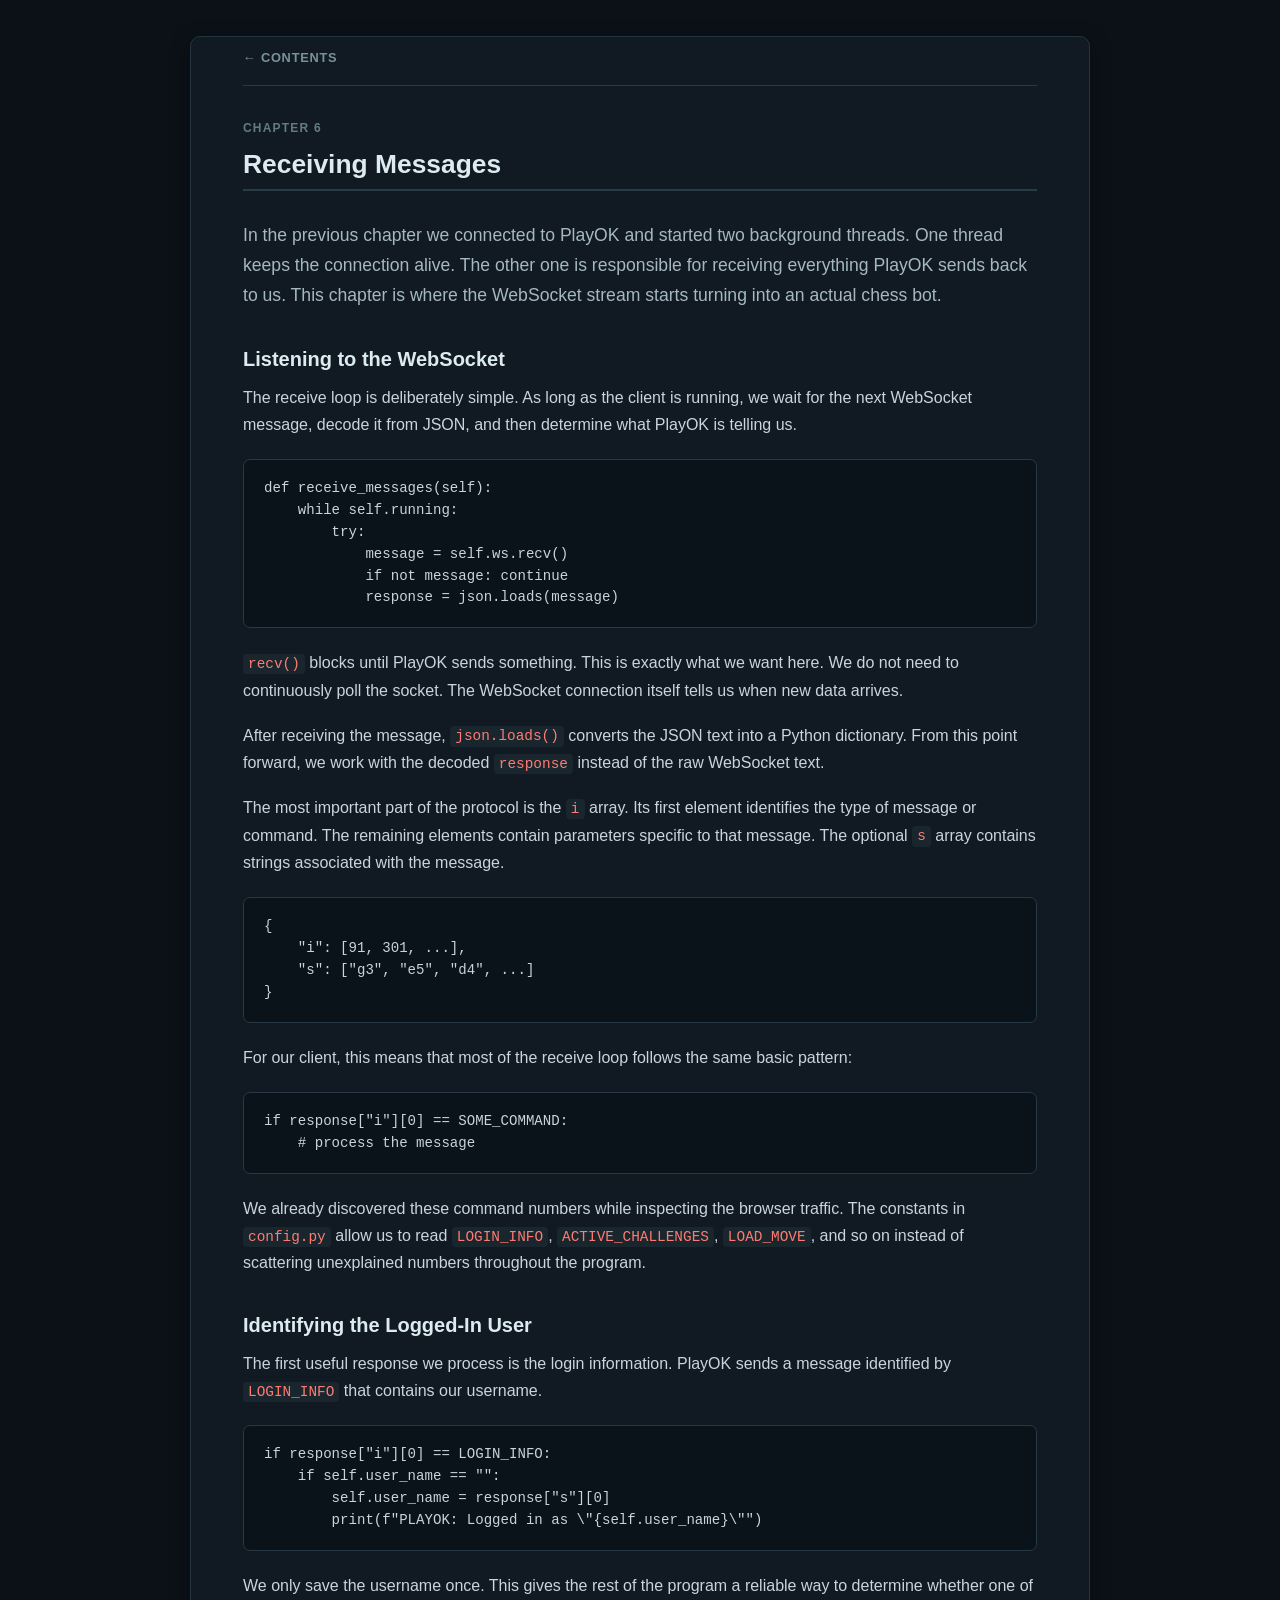
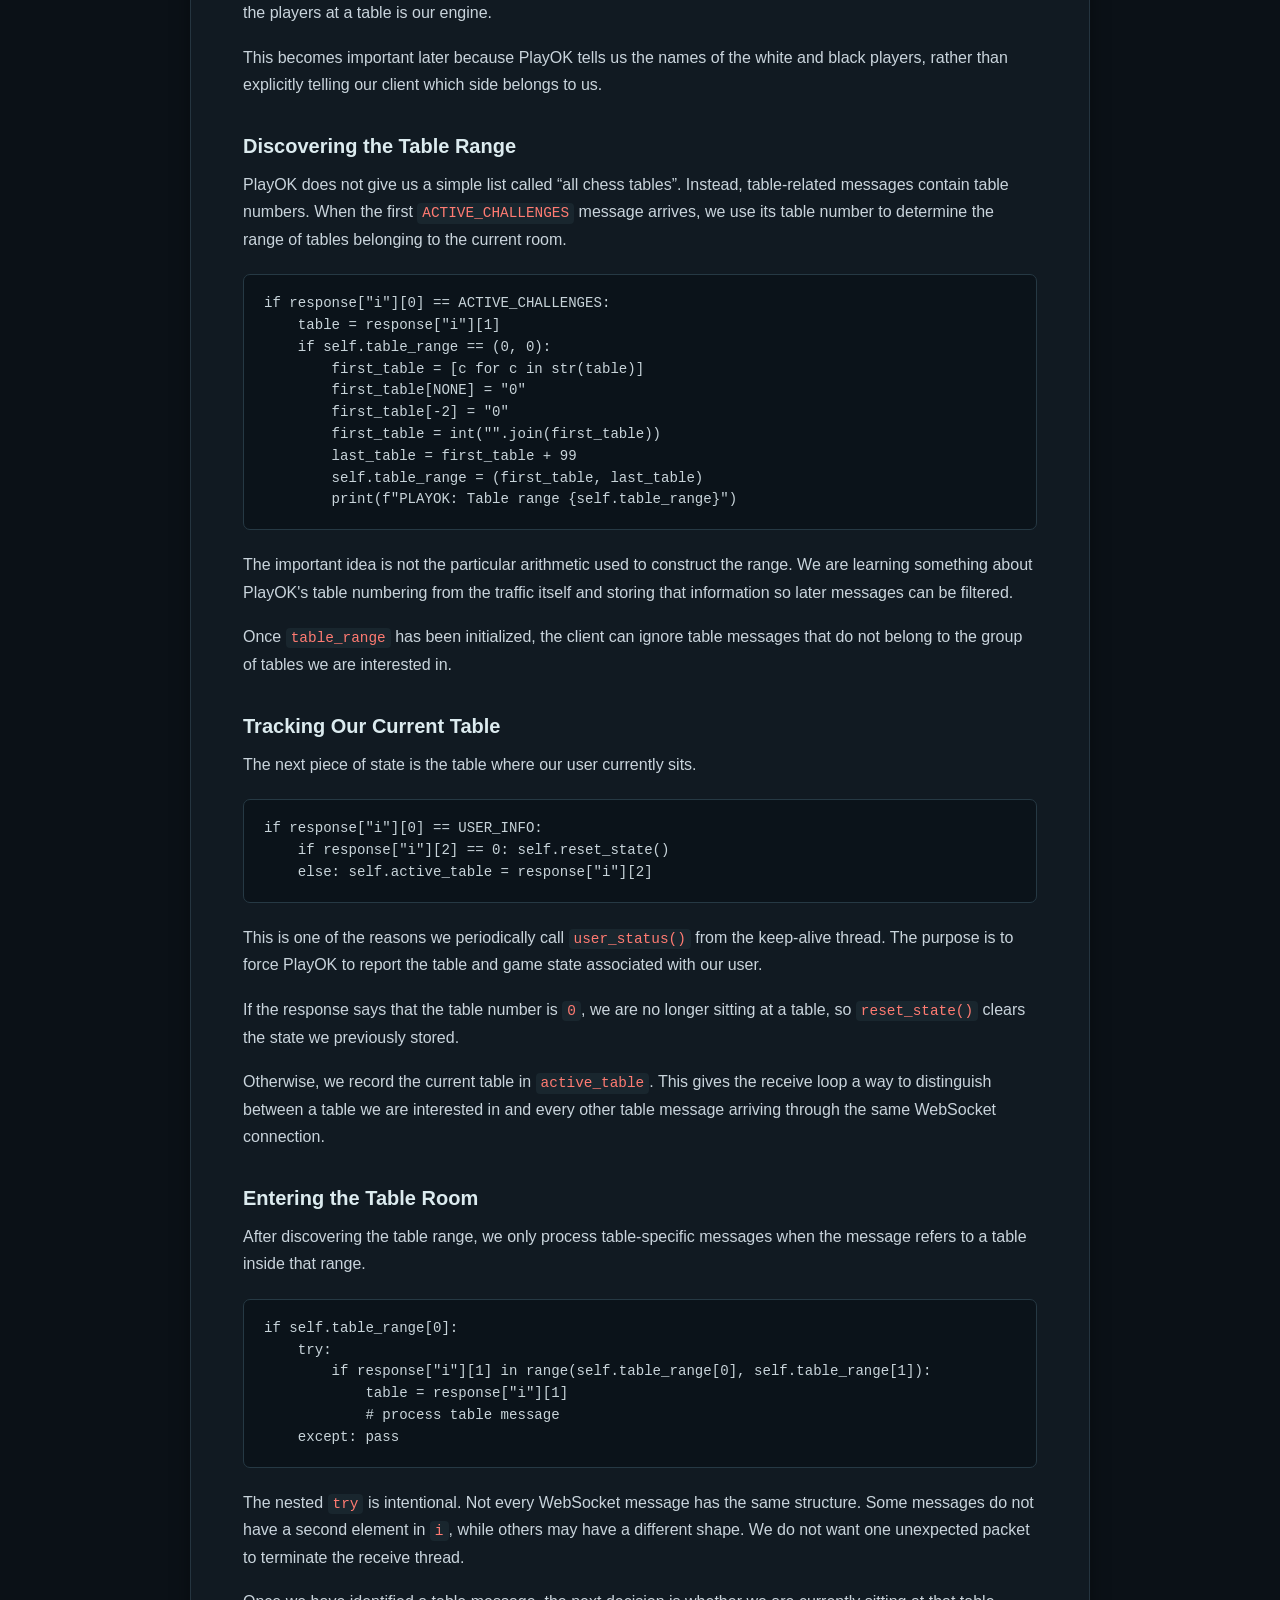
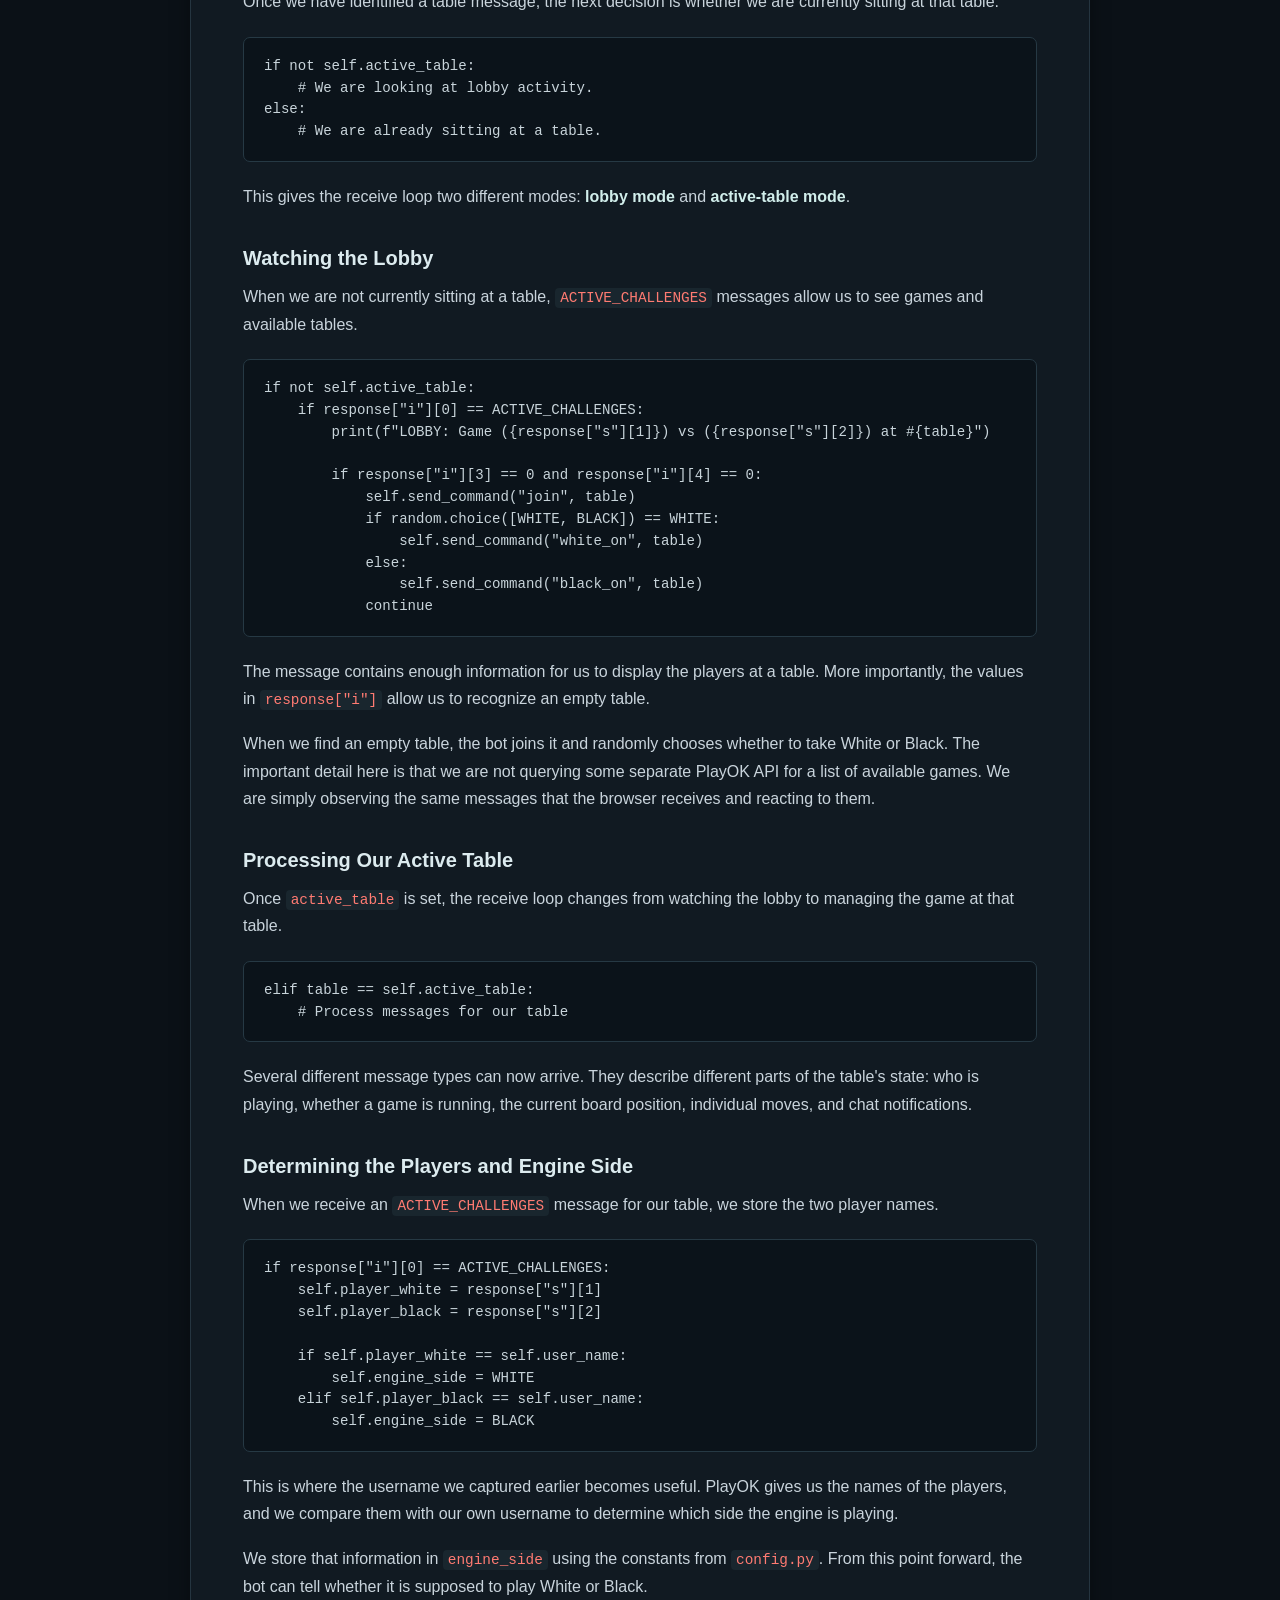
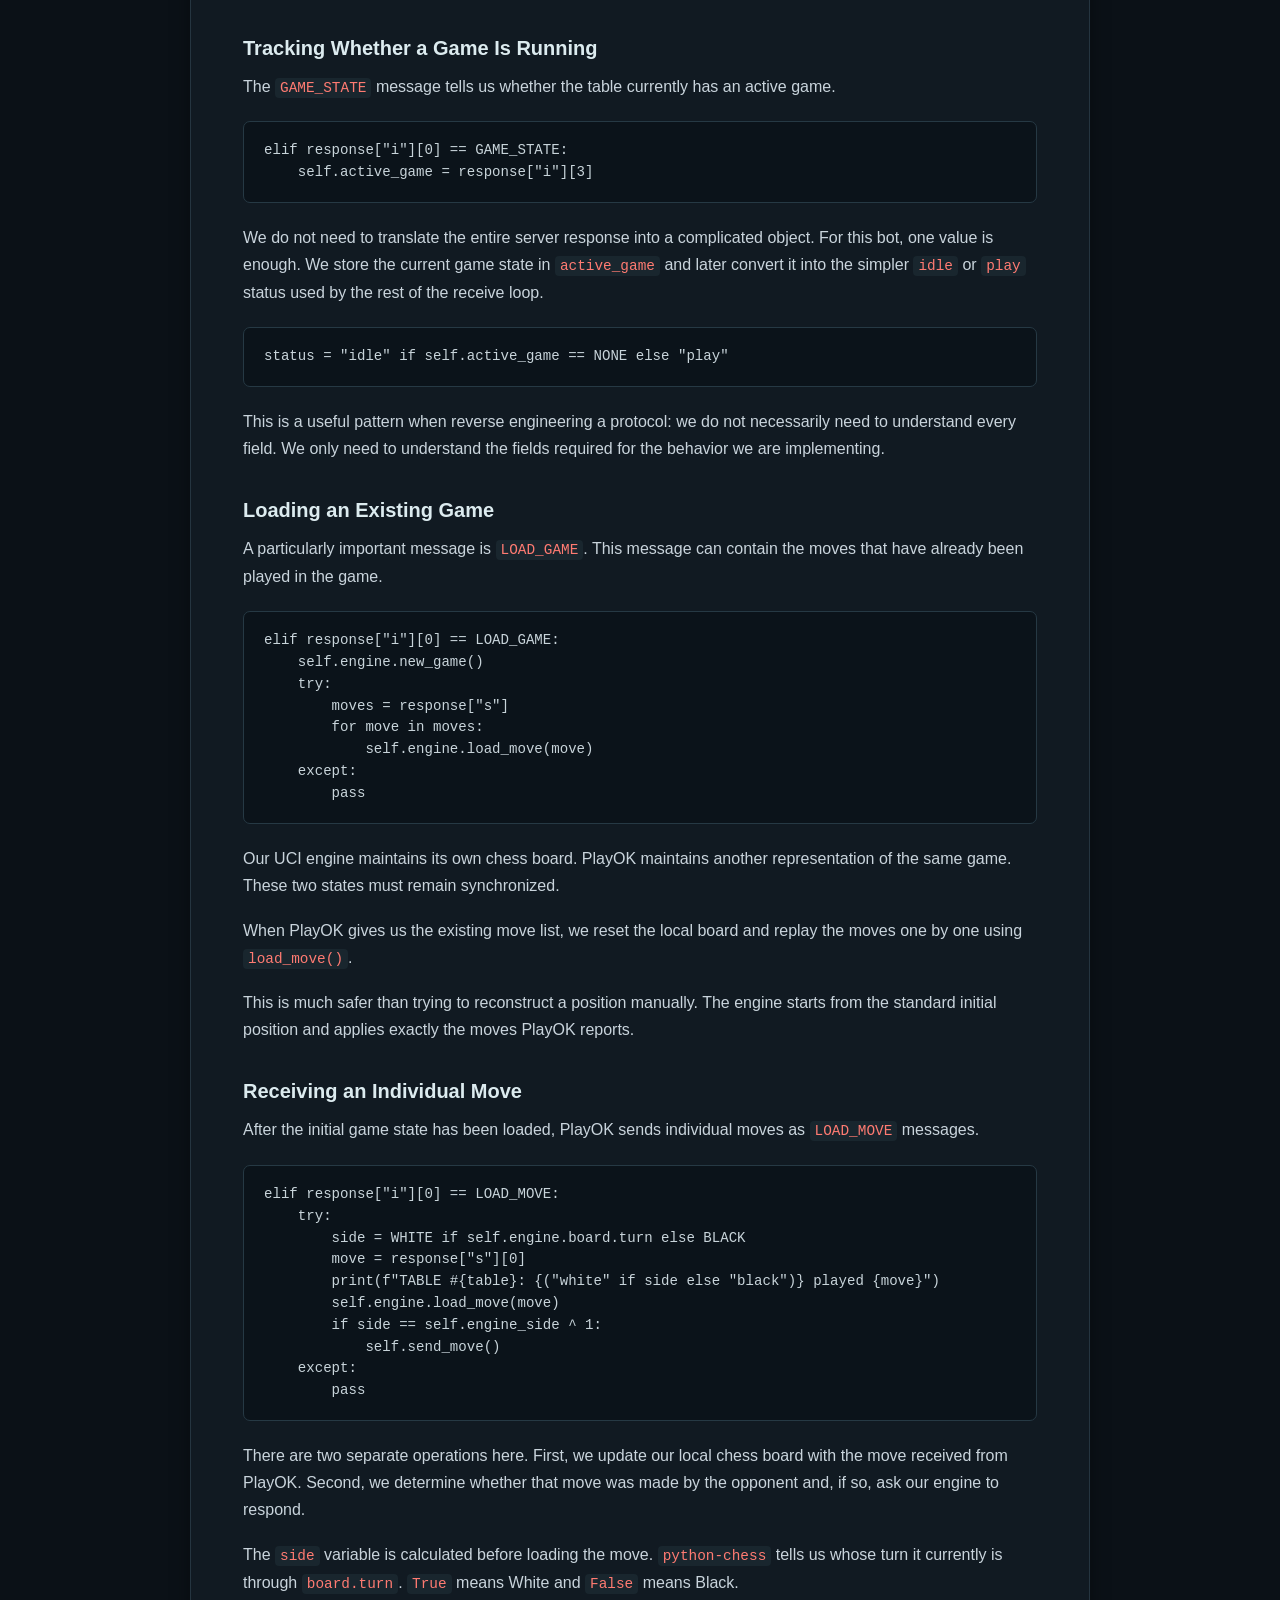
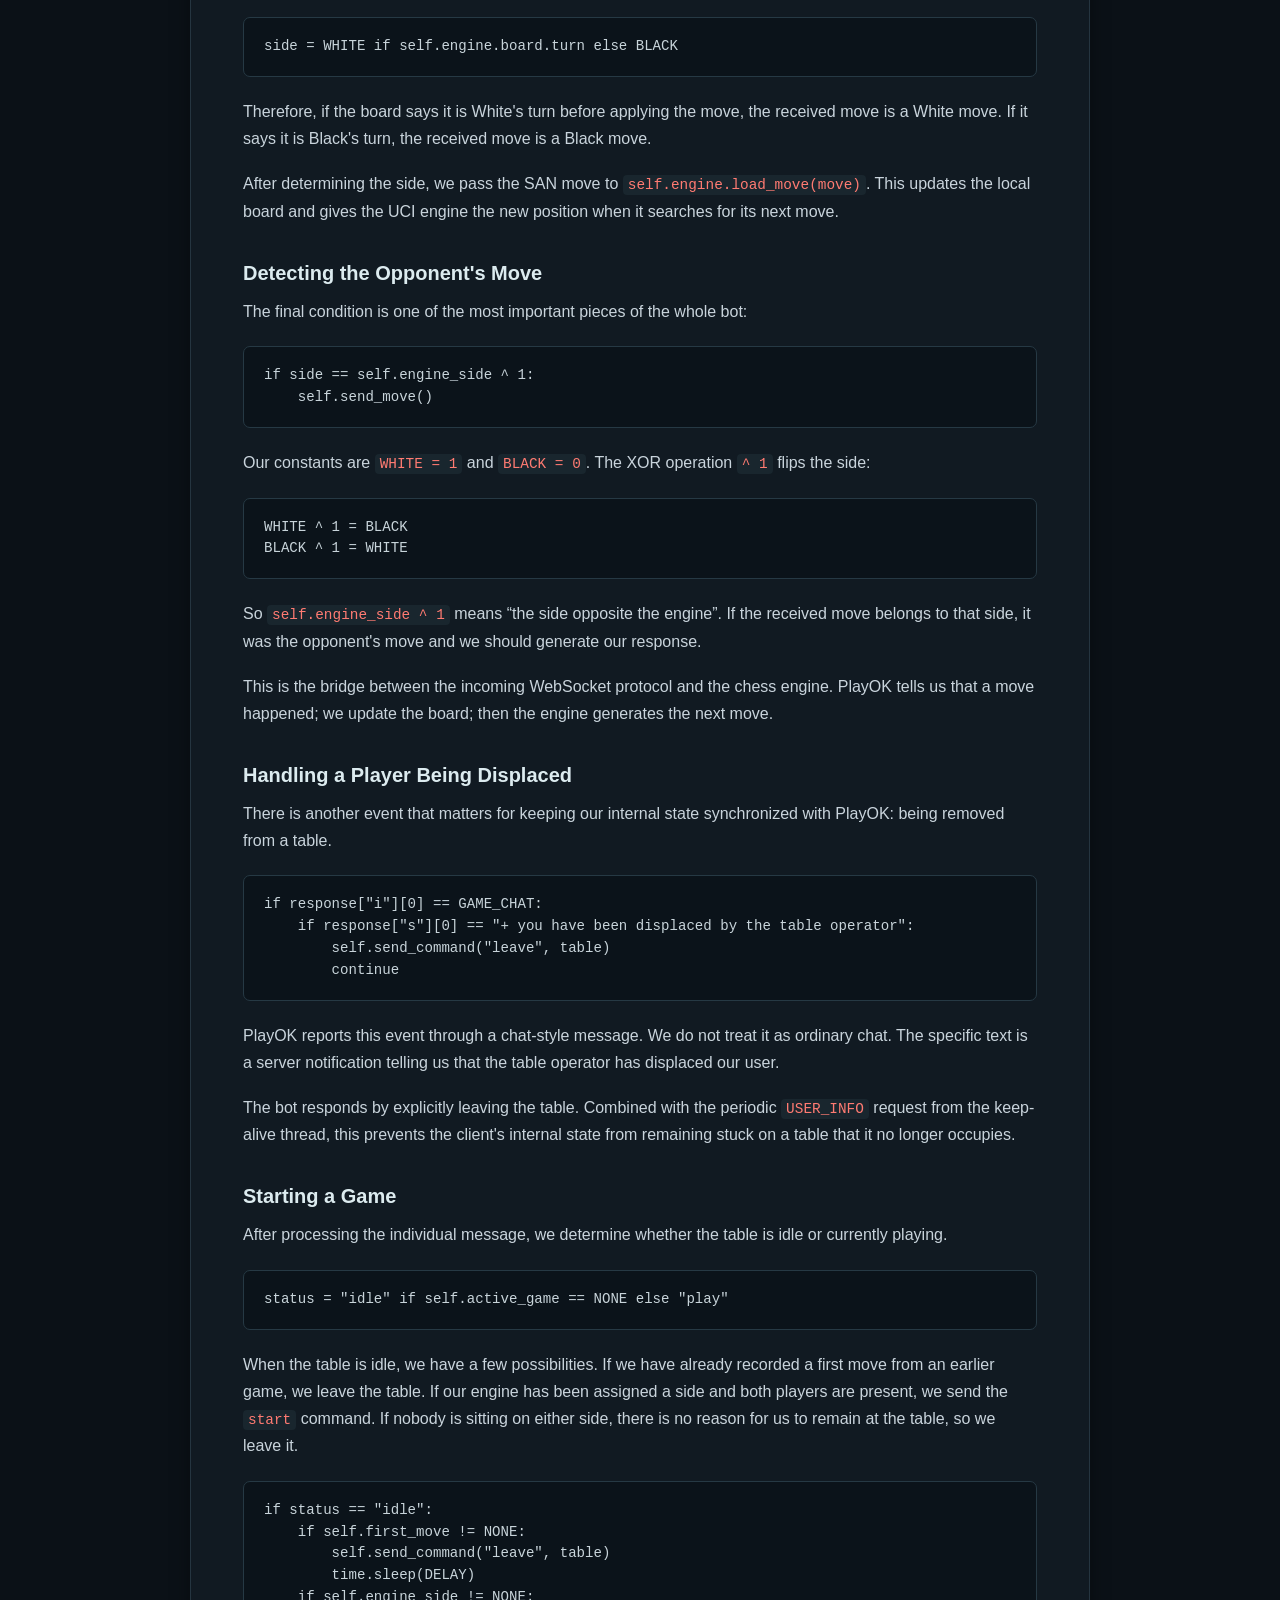
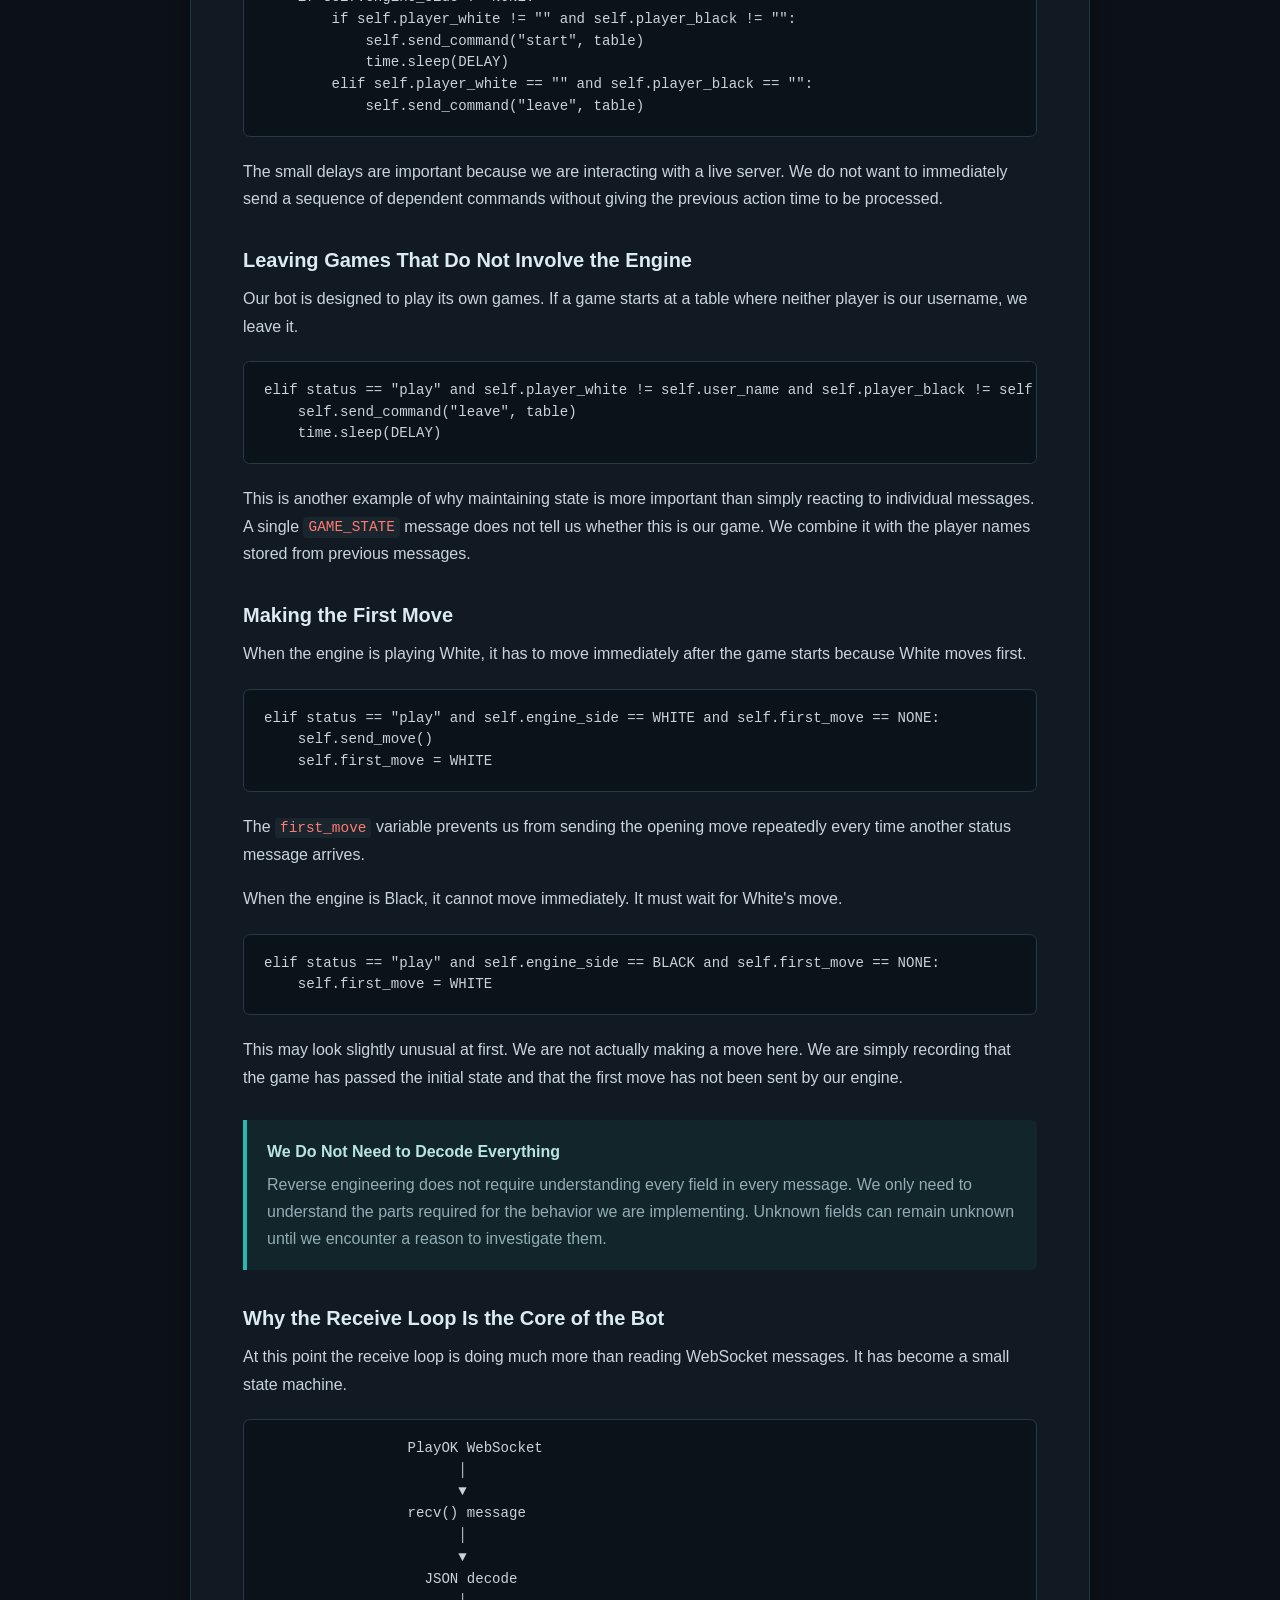
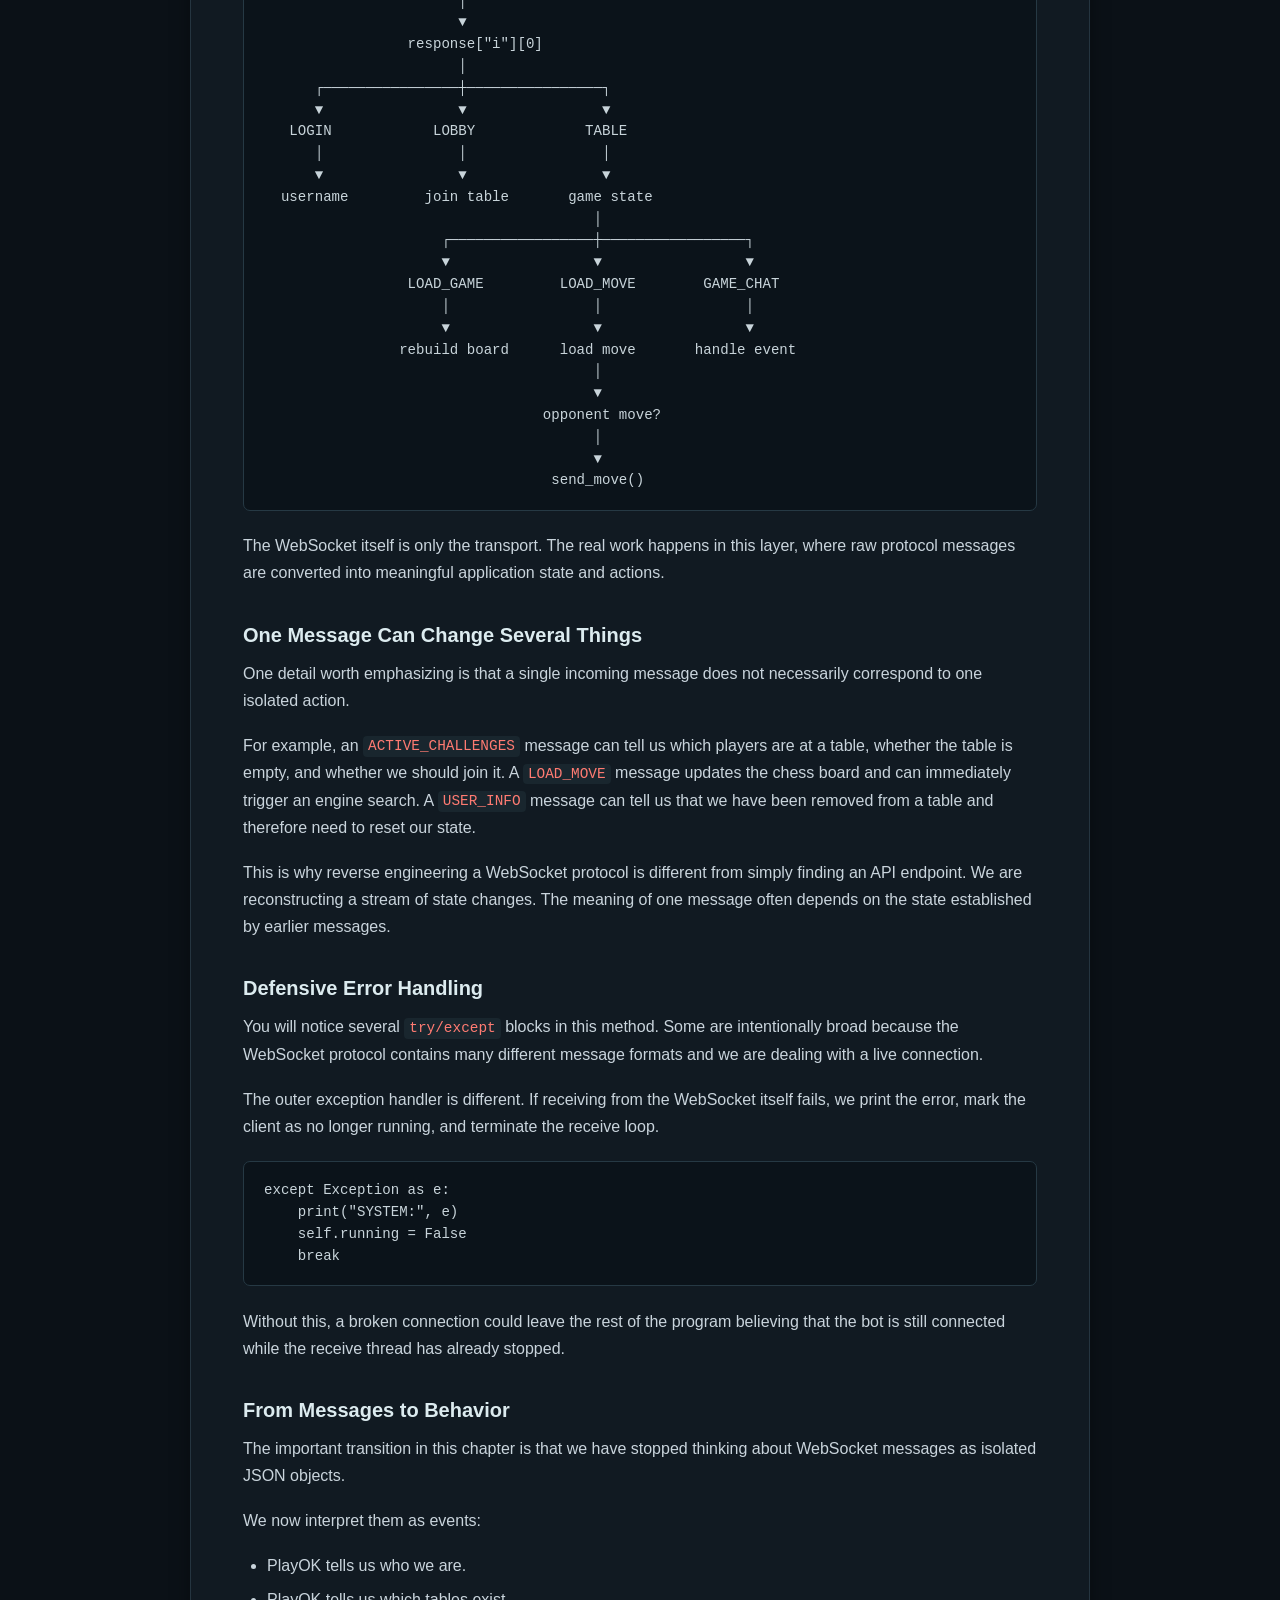
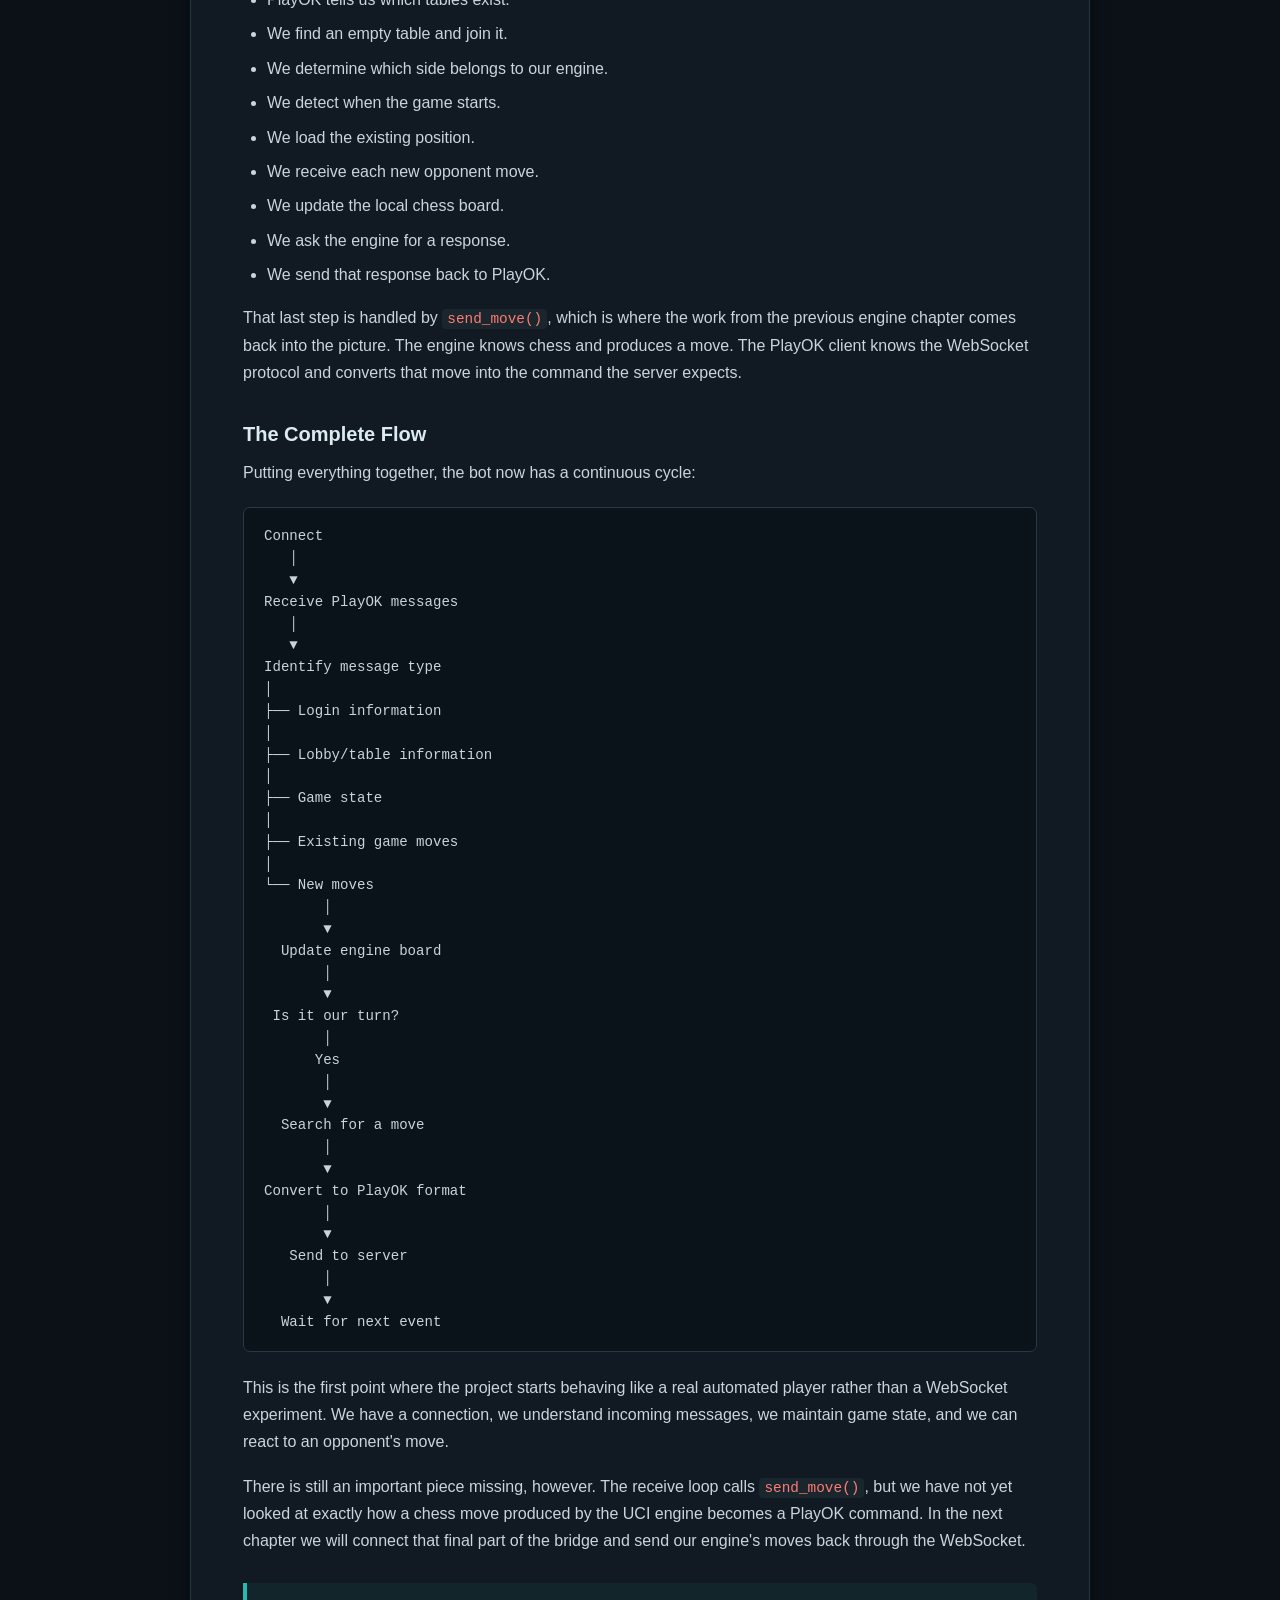
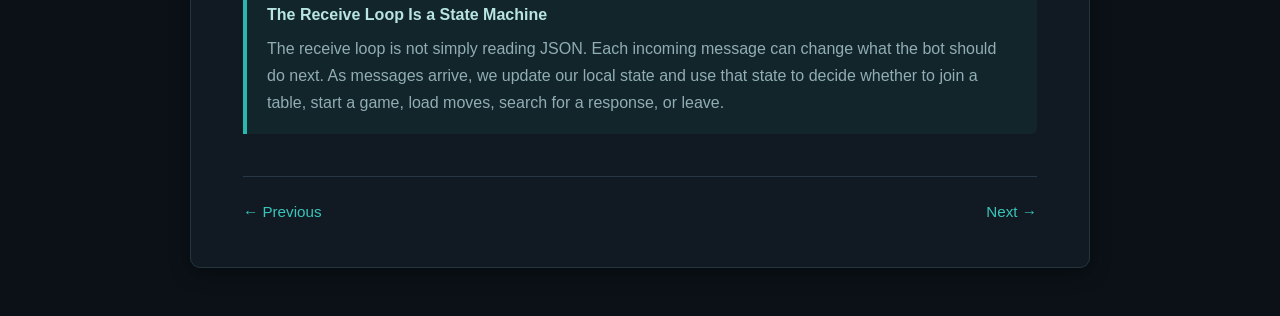
<file: book/receive.html>
<!DOCTYPE html>
<html lang="en">
<head>
    <meta charset="UTF-8">
    <meta name="viewport" content="width=device-width, initial-scale=1.0">
    <title>Receiving Messages — PCB</title>
    <link rel="stylesheet" href="../style/style.css">
</head>
<body>
    <main class="book">
        <article class="chapter">
            <nav class="chapter-nav">
                <a href="../index.html">← Contents</a>
            </nav>
            <div class="chapter-label">Chapter 6</div>
            <h2>Receiving Messages</h2>
            <p class="lead">In the previous chapter we connected to PlayOK and started two background threads. One thread keeps the connection alive. The other one is responsible for receiving everything PlayOK sends back to us. This chapter is where the WebSocket stream starts turning into an actual chess bot.</p>
            <h3>Listening to the WebSocket</h3>
            <p>The receive loop is deliberately simple. As long as the client is running, we wait for the next WebSocket message, decode it from JSON, and then determine what PlayOK is telling us.</p>
            <pre><code>def receive_messages(self):
    while self.running:
        try:
            message = self.ws.recv()
            if not message: continue
            response = json.loads(message)</code></pre>
            <p><code>recv()</code> blocks until PlayOK sends something. This is exactly what we want here. We do not need to continuously poll the socket. The WebSocket connection itself tells us when new data arrives.</p>
            <p>After receiving the message, <code>json.loads()</code> converts the JSON text into a Python dictionary. From this point forward, we work with the decoded <code>response</code> instead of the raw WebSocket text.</p>
            <p>The most important part of the protocol is the <code>i</code> array. Its first element identifies the type of message or command. The remaining elements contain parameters specific to that message. The optional <code>s</code> array contains strings associated with the message.</p>
            <pre><code>{
    "i": [91, 301, ...],
    "s": ["g3", "e5", "d4", ...]
}</code></pre>
            <p>For our client, this means that most of the receive loop follows the same basic pattern:</p>
            <pre><code>if response["i"][0] == SOME_COMMAND:
    # process the message</code></pre>
            <p>We already discovered these command numbers while inspecting the browser traffic. The constants in <code>config.py</code> allow us to read <code>LOGIN_INFO</code>, <code>ACTIVE_CHALLENGES</code>, <code>LOAD_MOVE</code>, and so on instead of scattering unexplained numbers throughout the program.</p>
            <h3>Identifying the Logged-In User</h3>
            <p>The first useful response we process is the login information. PlayOK sends a message identified by <code>LOGIN_INFO</code> that contains our username.</p>
            <pre><code>if response["i"][0] == LOGIN_INFO:
    if self.user_name == "":
        self.user_name = response["s"][0]
        print(f"PLAYOK: Logged in as \"{self.user_name}\"")</code></pre>
            <p>We only save the username once. This gives the rest of the program a reliable way to determine whether one of the players at a table is our engine.</p>
            <p>This becomes important later because PlayOK tells us the names of the white and black players, rather than explicitly telling our client which side belongs to us.</p>
            <h3>Discovering the Table Range</h3>
            <p>PlayOK does not give us a simple list called “all chess tables”. Instead, table-related messages contain table numbers. When the first <code>ACTIVE_CHALLENGES</code> message arrives, we use its table number to determine the range of tables belonging to the current room.</p>
            <pre><code>if response["i"][0] == ACTIVE_CHALLENGES:
    table = response["i"][1]
    if self.table_range == (0, 0):
        first_table = [c for c in str(table)]
        first_table[NONE] = "0"
        first_table[-2] = "0"
        first_table = int("".join(first_table))
        last_table = first_table + 99
        self.table_range = (first_table, last_table)
        print(f"PLAYOK: Table range {self.table_range}")</code></pre>
            <p>The important idea is not the particular arithmetic used to construct the range. We are learning something about PlayOK's table numbering from the traffic itself and storing that information so later messages can be filtered.</p>
            <p>Once <code>table_range</code> has been initialized, the client can ignore table messages that do not belong to the group of tables we are interested in.</p>
            <h3>Tracking Our Current Table</h3>
            <p>The next piece of state is the table where our user currently sits.</p>
            <pre><code>if response["i"][0] == USER_INFO:
    if response["i"][2] == 0: self.reset_state()
    else: self.active_table = response["i"][2]</code></pre>
            <p>This is one of the reasons we periodically call <code>user_status()</code> from the keep-alive thread. The purpose is to force PlayOK to report the table and game state associated with our user.</p>
            <p>If the response says that the table number is <code>0</code>, we are no longer sitting at a table, so <code>reset_state()</code> clears the state we previously stored.</p>
            <p>Otherwise, we record the current table in <code>active_table</code>. This gives the receive loop a way to distinguish between a table we are interested in and every other table message arriving through the same WebSocket connection.</p>
            <h3>Entering the Table Room</h3>
            <p>After discovering the table range, we only process table-specific messages when the message refers to a table inside that range.</p>
            <pre><code>if self.table_range[0]:
    try:
        if response["i"][1] in range(self.table_range[0], self.table_range[1]):
            table = response["i"][1]
            # process table message
    except: pass</code></pre>
            <p>The nested <code>try</code> is intentional. Not every WebSocket message has the same structure. Some messages do not have a second element in <code>i</code>, while others may have a different shape. We do not want one unexpected packet to terminate the receive thread.</p>
            <p>Once we have identified a table message, the next decision is whether we are currently sitting at that table.</p>
            <pre><code>if not self.active_table:
    # We are looking at lobby activity.
else:
    # We are already sitting at a table.</code></pre>
            <p>This gives the receive loop two different modes: <strong>lobby mode</strong> and <strong>active-table mode</strong>.</p>
            <h3>Watching the Lobby</h3>
            <p>When we are not currently sitting at a table, <code>ACTIVE_CHALLENGES</code> messages allow us to see games and available tables.</p>
            <pre><code>if not self.active_table:
    if response["i"][0] == ACTIVE_CHALLENGES:
        print(f"LOBBY: Game ({response["s"][1]}) vs ({response["s"][2]}) at #{table}")

        if response["i"][3] == 0 and response["i"][4] == 0:
            self.send_command("join", table)
            if random.choice([WHITE, BLACK]) == WHITE:
                self.send_command("white_on", table)
            else:
                self.send_command("black_on", table)
            continue</code></pre>
            <p>The message contains enough information for us to display the players at a table. More importantly, the values in <code>response["i"]</code> allow us to recognize an empty table.</p>
            <p>When we find an empty table, the bot joins it and randomly chooses whether to take White or Black. The important detail here is that we are not querying some separate PlayOK API for a list of available games. We are simply observing the same messages that the browser receives and reacting to them.</p>
            <h3>Processing Our Active Table</h3>
            <p>Once <code>active_table</code> is set, the receive loop changes from watching the lobby to managing the game at that table.</p>
            <pre><code>elif table == self.active_table:
    # Process messages for our table</code></pre>
            <p>Several different message types can now arrive. They describe different parts of the table's state: who is playing, whether a game is running, the current board position, individual moves, and chat notifications.</p>
            <h3>Determining the Players and Engine Side</h3>
            <p>When we receive an <code>ACTIVE_CHALLENGES</code> message for our table, we store the two player names.</p>
            <pre><code>if response["i"][0] == ACTIVE_CHALLENGES:
    self.player_white = response["s"][1]
    self.player_black = response["s"][2]

    if self.player_white == self.user_name:
        self.engine_side = WHITE
    elif self.player_black == self.user_name:
        self.engine_side = BLACK</code></pre>
            <p>This is where the username we captured earlier becomes useful. PlayOK gives us the names of the players, and we compare them with our own username to determine which side the engine is playing.</p>
            <p>We store that information in <code>engine_side</code> using the constants from <code>config.py</code>. From this point forward, the bot can tell whether it is supposed to play White or Black.</p>
            <h3>Tracking Whether a Game Is Running</h3>
            <p>The <code>GAME_STATE</code> message tells us whether the table currently has an active game.</p>
            <pre><code>elif response["i"][0] == GAME_STATE:
    self.active_game = response["i"][3]</code></pre>
            <p>We do not need to translate the entire server response into a complicated object. For this bot, one value is enough. We store the current game state in <code>active_game</code> and later convert it into the simpler <code>idle</code> or <code>play</code> status used by the rest of the receive loop.</p>
            <pre><code>status = "idle" if self.active_game == NONE else "play"</code></pre>
            <p>This is a useful pattern when reverse engineering a protocol: we do not necessarily need to understand every field. We only need to understand the fields required for the behavior we are implementing.</p>
            <h3>Loading an Existing Game</h3>
            <p>A particularly important message is <code>LOAD_GAME</code>. This message can contain the moves that have already been played in the game.</p>
            <pre><code>elif response["i"][0] == LOAD_GAME:
    self.engine.new_game()
    try:
        moves = response["s"]
        for move in moves:
            self.engine.load_move(move)
    except:
        pass</code></pre>
            <p>Our UCI engine maintains its own chess board. PlayOK maintains another representation of the same game. These two states must remain synchronized.</p>
            <p>When PlayOK gives us the existing move list, we reset the local board and replay the moves one by one using <code>load_move()</code>.</p>
            <p>This is much safer than trying to reconstruct a position manually. The engine starts from the standard initial position and applies exactly the moves PlayOK reports.</p>
            <h3>Receiving an Individual Move</h3>
            <p>After the initial game state has been loaded, PlayOK sends individual moves as <code>LOAD_MOVE</code> messages.</p>
            <pre><code>elif response["i"][0] == LOAD_MOVE:
    try:
        side = WHITE if self.engine.board.turn else BLACK
        move = response["s"][0]
        print(f"TABLE #{table}: {("white" if side else "black")} played {move}")
        self.engine.load_move(move)
        if side == self.engine_side ^ 1:
            self.send_move()
    except:
        pass</code></pre>
            <p>There are two separate operations here. First, we update our local chess board with the move received from PlayOK. Second, we determine whether that move was made by the opponent and, if so, ask our engine to respond.</p>
            <p>The <code>side</code> variable is calculated before loading the move. <code>python-chess</code> tells us whose turn it currently is through <code>board.turn</code>. <code>True</code> means White and <code>False</code> means Black.</p>
            <pre><code>side = WHITE if self.engine.board.turn else BLACK</code></pre>
            <p>Therefore, if the board says it is White's turn before applying the move, the received move is a White move. If it says it is Black's turn, the received move is a Black move.</p>
            <p>After determining the side, we pass the SAN move to <code>self.engine.load_move(move)</code>. This updates the local board and gives the UCI engine the new position when it searches for its next move.</p>
            <h3>Detecting the Opponent's Move</h3>
            <p>The final condition is one of the most important pieces of the whole bot:</p>
            <pre><code>if side == self.engine_side ^ 1:
    self.send_move()</code></pre>
            <p>Our constants are <code>WHITE = 1</code> and <code>BLACK = 0</code>. The XOR operation <code>^ 1</code> flips the side:</p>
            <pre><code>WHITE ^ 1 = BLACK
BLACK ^ 1 = WHITE</code></pre>
            <p>So <code>self.engine_side ^ 1</code> means “the side opposite the engine”. If the received move belongs to that side, it was the opponent's move and we should generate our response.</p>
            <p>This is the bridge between the incoming WebSocket protocol and the chess engine. PlayOK tells us that a move happened; we update the board; then the engine generates the next move.</p>
            <h3>Handling a Player Being Displaced</h3>
            <p>There is another event that matters for keeping our internal state synchronized with PlayOK: being removed from a table.</p>
            <pre><code>if response["i"][0] == GAME_CHAT:
    if response["s"][0] == "+ you have been displaced by the table operator":
        self.send_command("leave", table)
        continue</code></pre>
            <p>PlayOK reports this event through a chat-style message. We do not treat it as ordinary chat. The specific text is a server notification telling us that the table operator has displaced our user.</p>
            <p>The bot responds by explicitly leaving the table. Combined with the periodic <code>USER_INFO</code> request from the keep-alive thread, this prevents the client's internal state from remaining stuck on a table that it no longer occupies.</p>
            <h3>Starting a Game</h3>
            <p>After processing the individual message, we determine whether the table is idle or currently playing.</p>
            <pre><code>status = "idle" if self.active_game == NONE else "play"</code></pre>
            <p>When the table is idle, we have a few possibilities. If we have already recorded a first move from an earlier game, we leave the table. If our engine has been assigned a side and both players are present, we send the <code>start</code> command. If nobody is sitting on either side, there is no reason for us to remain at the table, so we leave it.</p>
            <pre><code>if status == "idle":
    if self.first_move != NONE:
        self.send_command("leave", table)
        time.sleep(DELAY)
    if self.engine_side != NONE:
        if self.player_white != "" and self.player_black != "":
            self.send_command("start", table)
            time.sleep(DELAY)
        elif self.player_white == "" and self.player_black == "":
            self.send_command("leave", table)</code></pre>
            <p>The small delays are important because we are interacting with a live server. We do not want to immediately send a sequence of dependent commands without giving the previous action time to be processed.</p>
            <h3>Leaving Games That Do Not Involve the Engine</h3>
            <p>Our bot is designed to play its own games. If a game starts at a table where neither player is our username, we leave it.</p>
            <pre><code>elif status == "play" and self.player_white != self.user_name and self.player_black != self.user_name:
    self.send_command("leave", table)
    time.sleep(DELAY)</code></pre>
            <p>This is another example of why maintaining state is more important than simply reacting to individual messages. A single <code>GAME_STATE</code> message does not tell us whether this is our game. We combine it with the player names stored from previous messages.</p>
            <h3>Making the First Move</h3>
            <p>When the engine is playing White, it has to move immediately after the game starts because White moves first.</p>
            <pre><code>elif status == "play" and self.engine_side == WHITE and self.first_move == NONE:
    self.send_move()
    self.first_move = WHITE</code></pre>
            <p>The <code>first_move</code> variable prevents us from sending the opening move repeatedly every time another status message arrives.</p>
            <p>When the engine is Black, it cannot move immediately. It must wait for White's move.</p>
            <pre><code>elif status == "play" and self.engine_side == BLACK and self.first_move == NONE:
    self.first_move = WHITE</code></pre>
            <p>This may look slightly unusual at first. We are not actually making a move here. We are simply recording that the game has passed the initial state and that the first move has not been sent by our engine.</p>
            <div class="note">
                <div class="note-title">We Do Not Need to Decode Everything</div>
                <p>Reverse engineering does not require understanding every field in every message. We only need to understand the parts required for the behavior we are implementing. Unknown fields can remain unknown until we encounter a reason to investigate them.</p>
            </div>
            <h3>Why the Receive Loop Is the Core of the Bot</h3>
            <p>At this point the receive loop is doing much more than reading WebSocket messages. It has become a small state machine.</p>
            <pre><code>                 PlayOK WebSocket
                       │
                       ▼
                 recv() message
                       │
                       ▼
                   JSON decode
                       │
                       ▼
                 response["i"][0]
                       │
      ┌────────────────┼────────────────┐
      ▼                ▼                ▼
   LOGIN            LOBBY             TABLE
      │                │                │
      ▼                ▼                ▼
  username         join table       game state
                                       │
                     ┌─────────────────┼─────────────────┐
                     ▼                 ▼                 ▼
                 LOAD_GAME         LOAD_MOVE        GAME_CHAT
                     │                 │                 │
                     ▼                 ▼                 ▼
                rebuild board      load move       handle event
                                       │
                                       ▼
                                 opponent move?
                                       │
                                       ▼
                                  send_move()</code></pre>
            <p>The WebSocket itself is only the transport. The real work happens in this layer, where raw protocol messages are converted into meaningful application state and actions.</p>
            <h3>One Message Can Change Several Things</h3>
            <p>One detail worth emphasizing is that a single incoming message does not necessarily correspond to one isolated action.</p>
            <p>For example, an <code>ACTIVE_CHALLENGES</code> message can tell us which players are at a table, whether the table is empty, and whether we should join it. A <code>LOAD_MOVE</code> message updates the chess board and can immediately trigger an engine search. A <code>USER_INFO</code> message can tell us that we have been removed from a table and therefore need to reset our state.</p>
            <p>This is why reverse engineering a WebSocket protocol is different from simply finding an API endpoint. We are reconstructing a stream of state changes. The meaning of one message often depends on the state established by earlier messages.</p>
            <h3>Defensive Error Handling</h3>
            <p>You will notice several <code>try/except</code> blocks in this method. Some are intentionally broad because the WebSocket protocol contains many different message formats and we are dealing with a live connection.</p>
            <p>The outer exception handler is different. If receiving from the WebSocket itself fails, we print the error, mark the client as no longer running, and terminate the receive loop.</p>
            <pre><code>except Exception as e:
    print("SYSTEM:", e)
    self.running = False
    break</code></pre>
            <p>Without this, a broken connection could leave the rest of the program believing that the bot is still connected while the receive thread has already stopped.</p>
            <h3>From Messages to Behavior</h3>
            <p>The important transition in this chapter is that we have stopped thinking about WebSocket messages as isolated JSON objects.</p>
            <p>We now interpret them as events:</p>
            <ul>
                <li>PlayOK tells us who we are.</li>
                <li>PlayOK tells us which tables exist.</li>
                <li>We find an empty table and join it.</li>
                <li>We determine which side belongs to our engine.</li>
                <li>We detect when the game starts.</li>
                <li>We load the existing position.</li>
                <li>We receive each new opponent move.</li>
                <li>We update the local chess board.</li>
                <li>We ask the engine for a response.</li>
                <li>We send that response back to PlayOK.</li>
            </ul>
            <p>That last step is handled by <code>send_move()</code>, which is where the work from the previous engine chapter comes back into the picture. The engine knows chess and produces a move. The PlayOK client knows the WebSocket protocol and converts that move into the command the server expects.</p>
            <h3>The Complete Flow</h3>
            <p>Putting everything together, the bot now has a continuous cycle:</p>
            <pre><code>Connect
   │
   ▼
Receive PlayOK messages
   │
   ▼
Identify message type
│
├── Login information
│
├── Lobby/table information
│
├── Game state
│
├── Existing game moves
│
└── New moves
       │
       ▼
  Update engine board
       │
       ▼
 Is it our turn?
       │
      Yes
       │
       ▼
  Search for a move
       │
       ▼
Convert to PlayOK format
       │
       ▼
   Send to server
       │
       ▼
  Wait for next event</code></pre>
            <p>This is the first point where the project starts behaving like a real automated player rather than a WebSocket experiment. We have a connection, we understand incoming messages, we maintain game state, and we can react to an opponent's move.</p>
            <p>There is still an important piece missing, however. The receive loop calls <code>send_move()</code>, but we have not yet looked at exactly how a chess move produced by the UCI engine becomes a PlayOK command. In the next chapter we will connect that final part of the bridge and send our engine's moves back through the WebSocket.</p>
            <div class="note">
                <div class="note-title">The Receive Loop Is a State Machine</div>
                <p>The receive loop is not simply reading JSON. Each incoming message can change what the bot should do next. As messages arrive, we update our local state and use that state to decide whether to join a table, start a game, load moves, search for a response, or leave.</p>
            </div>
            <nav class="chapter-nav-bottom">
                <a href="connect.html">← Previous</a>
                <a href="commands.html" class="next">Next →</a>
            </nav>
        </article>
    </main>
</body>
</html>
</file>
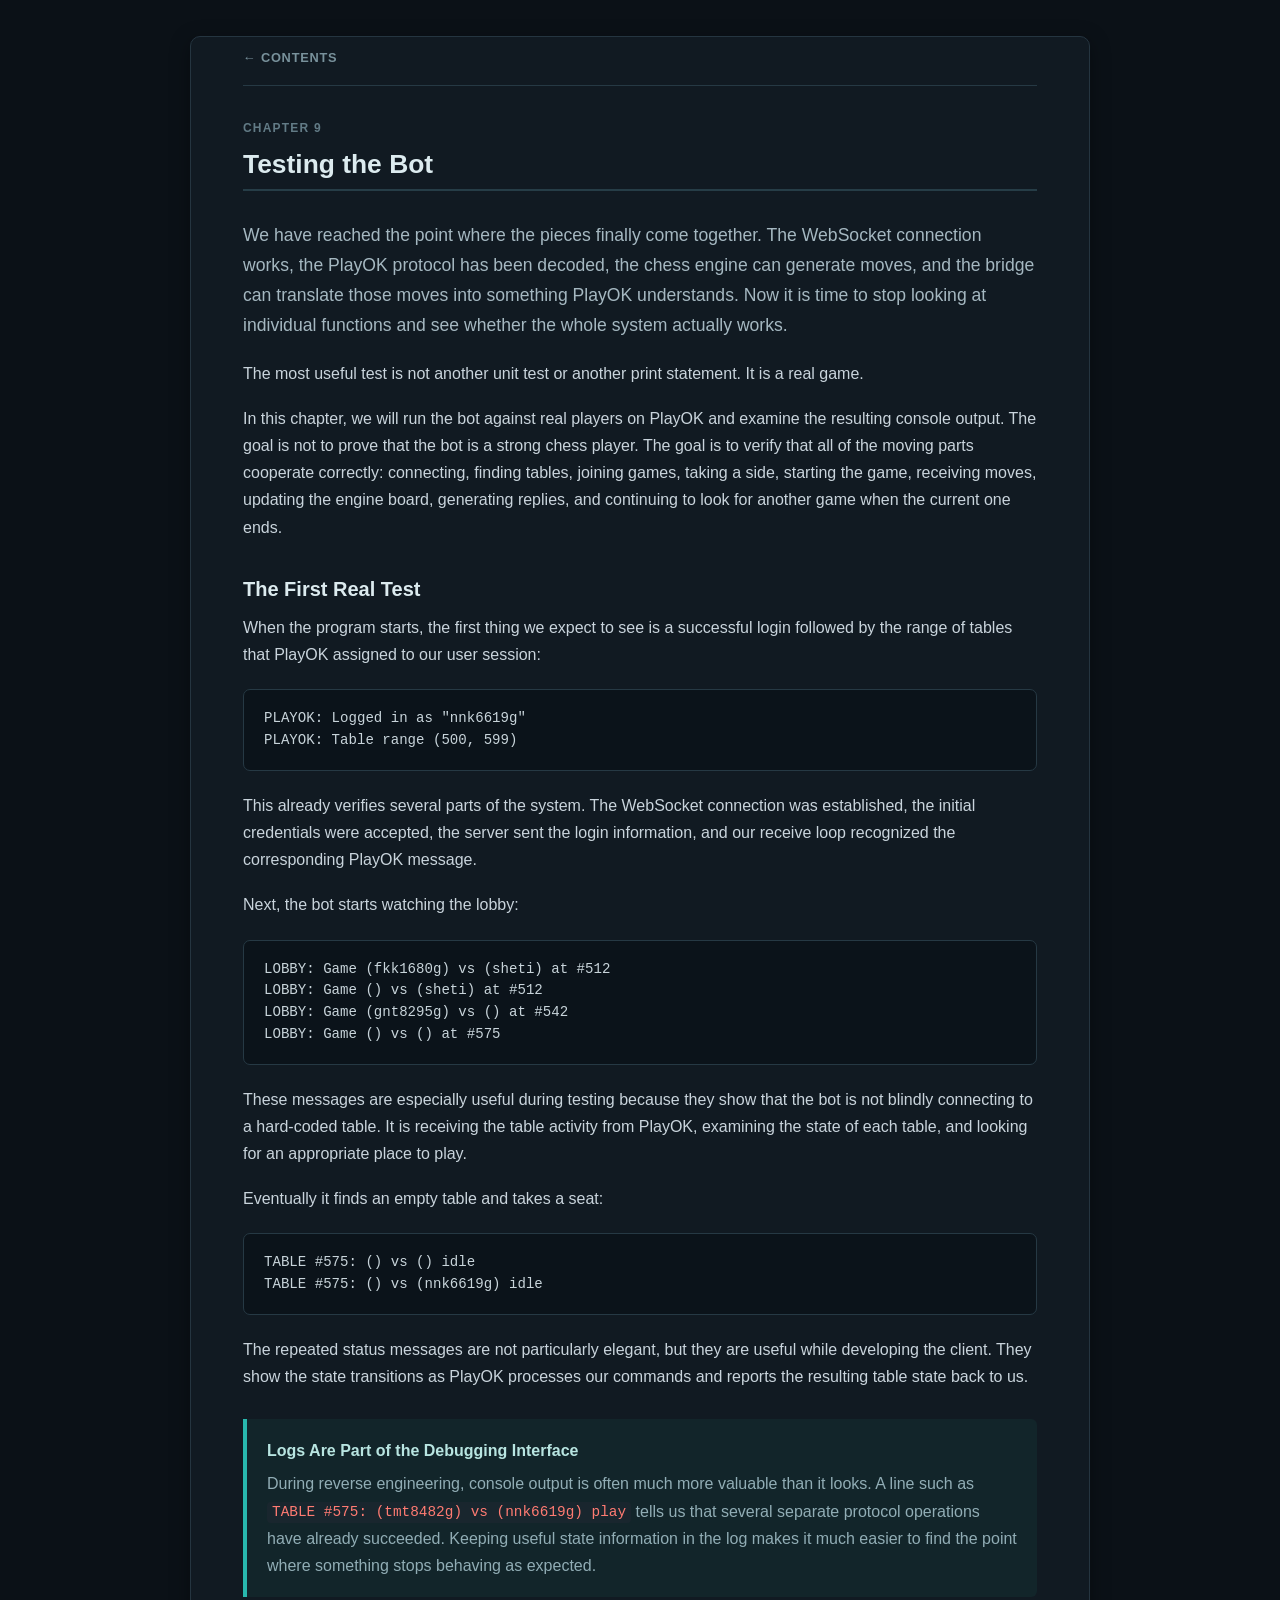
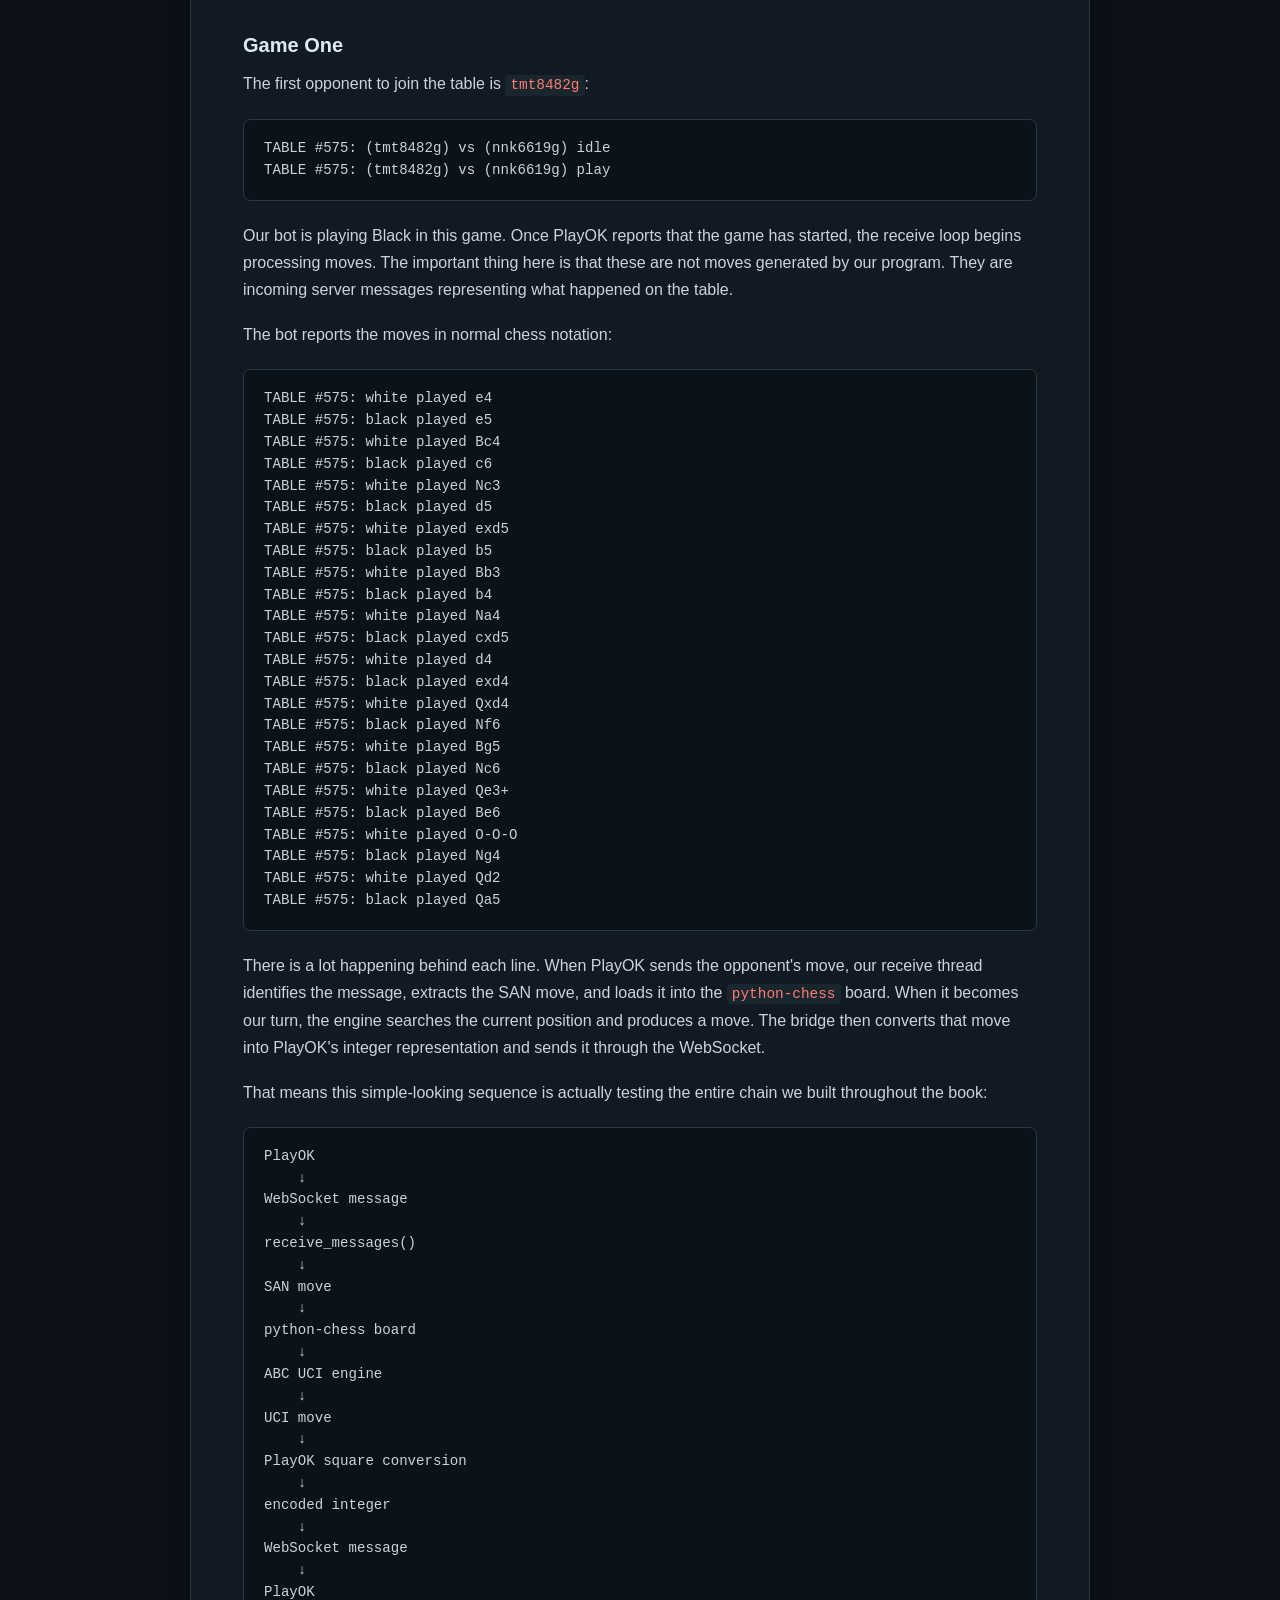
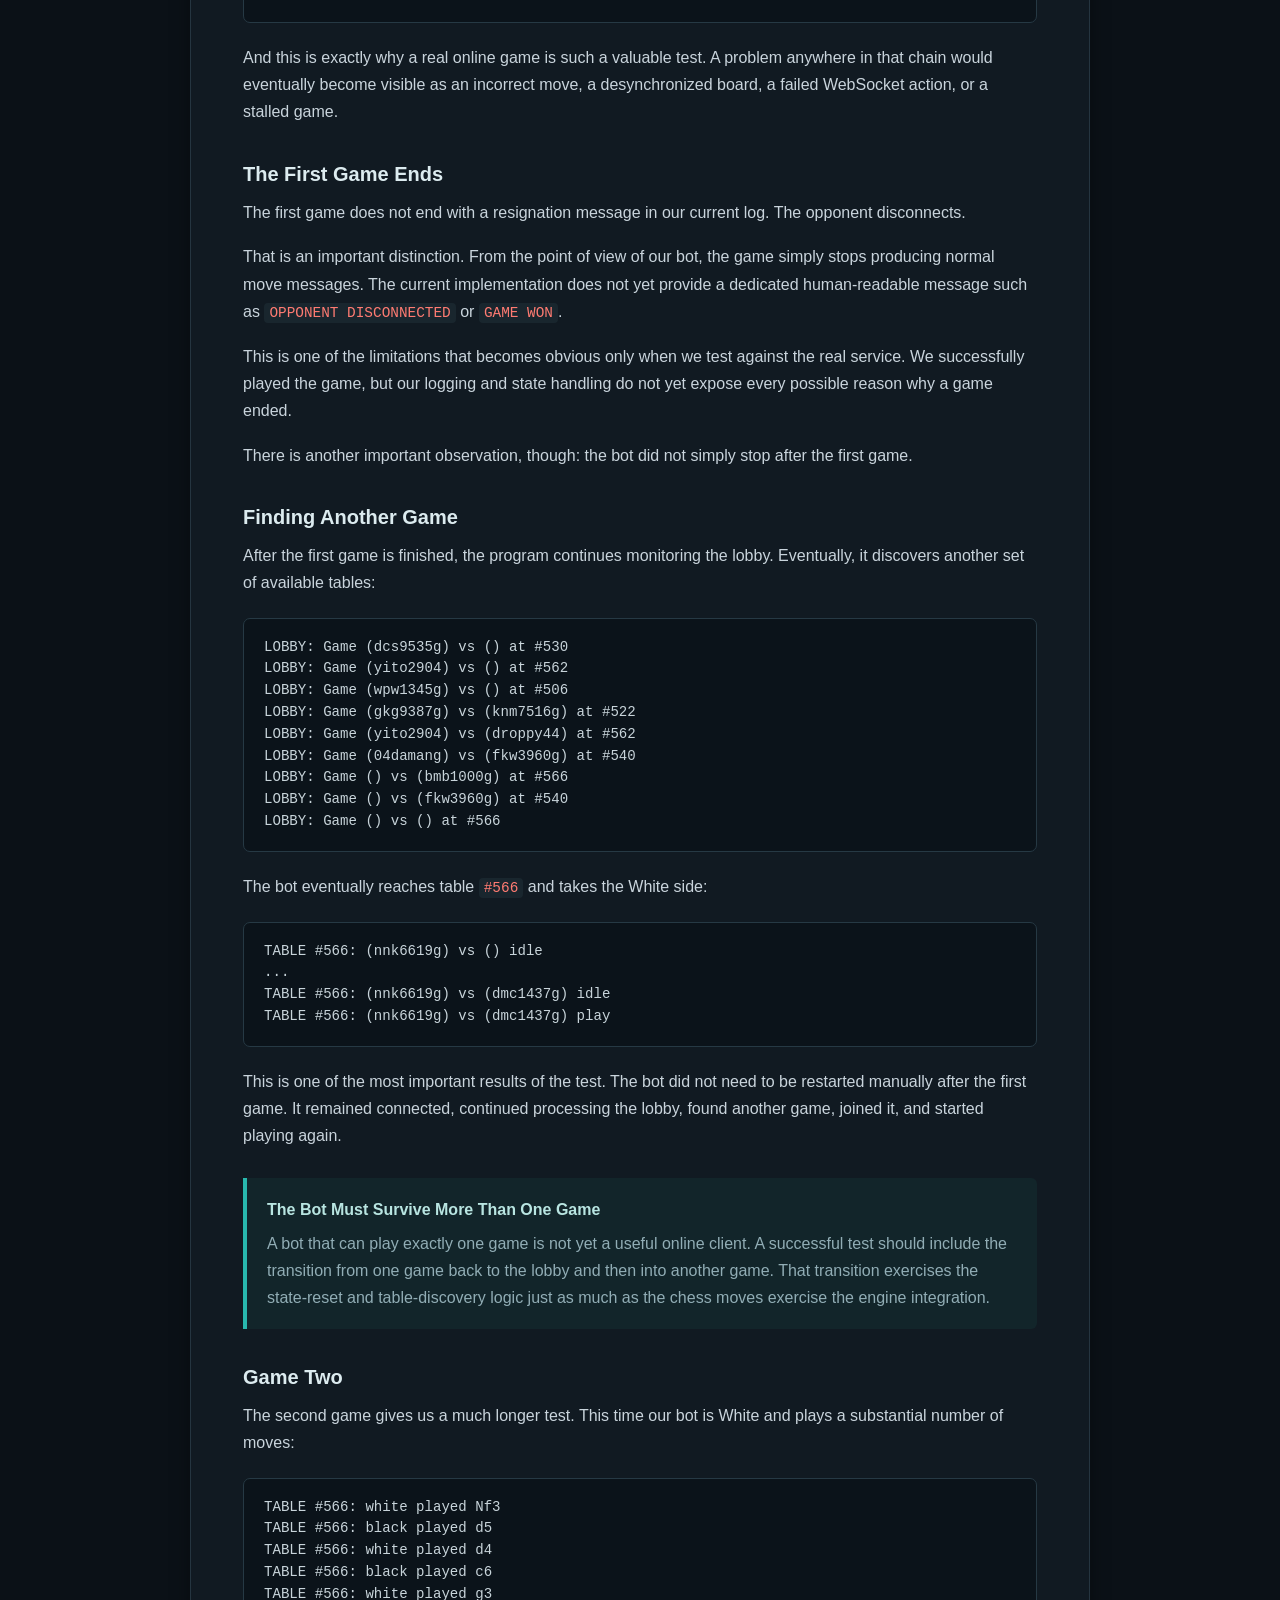
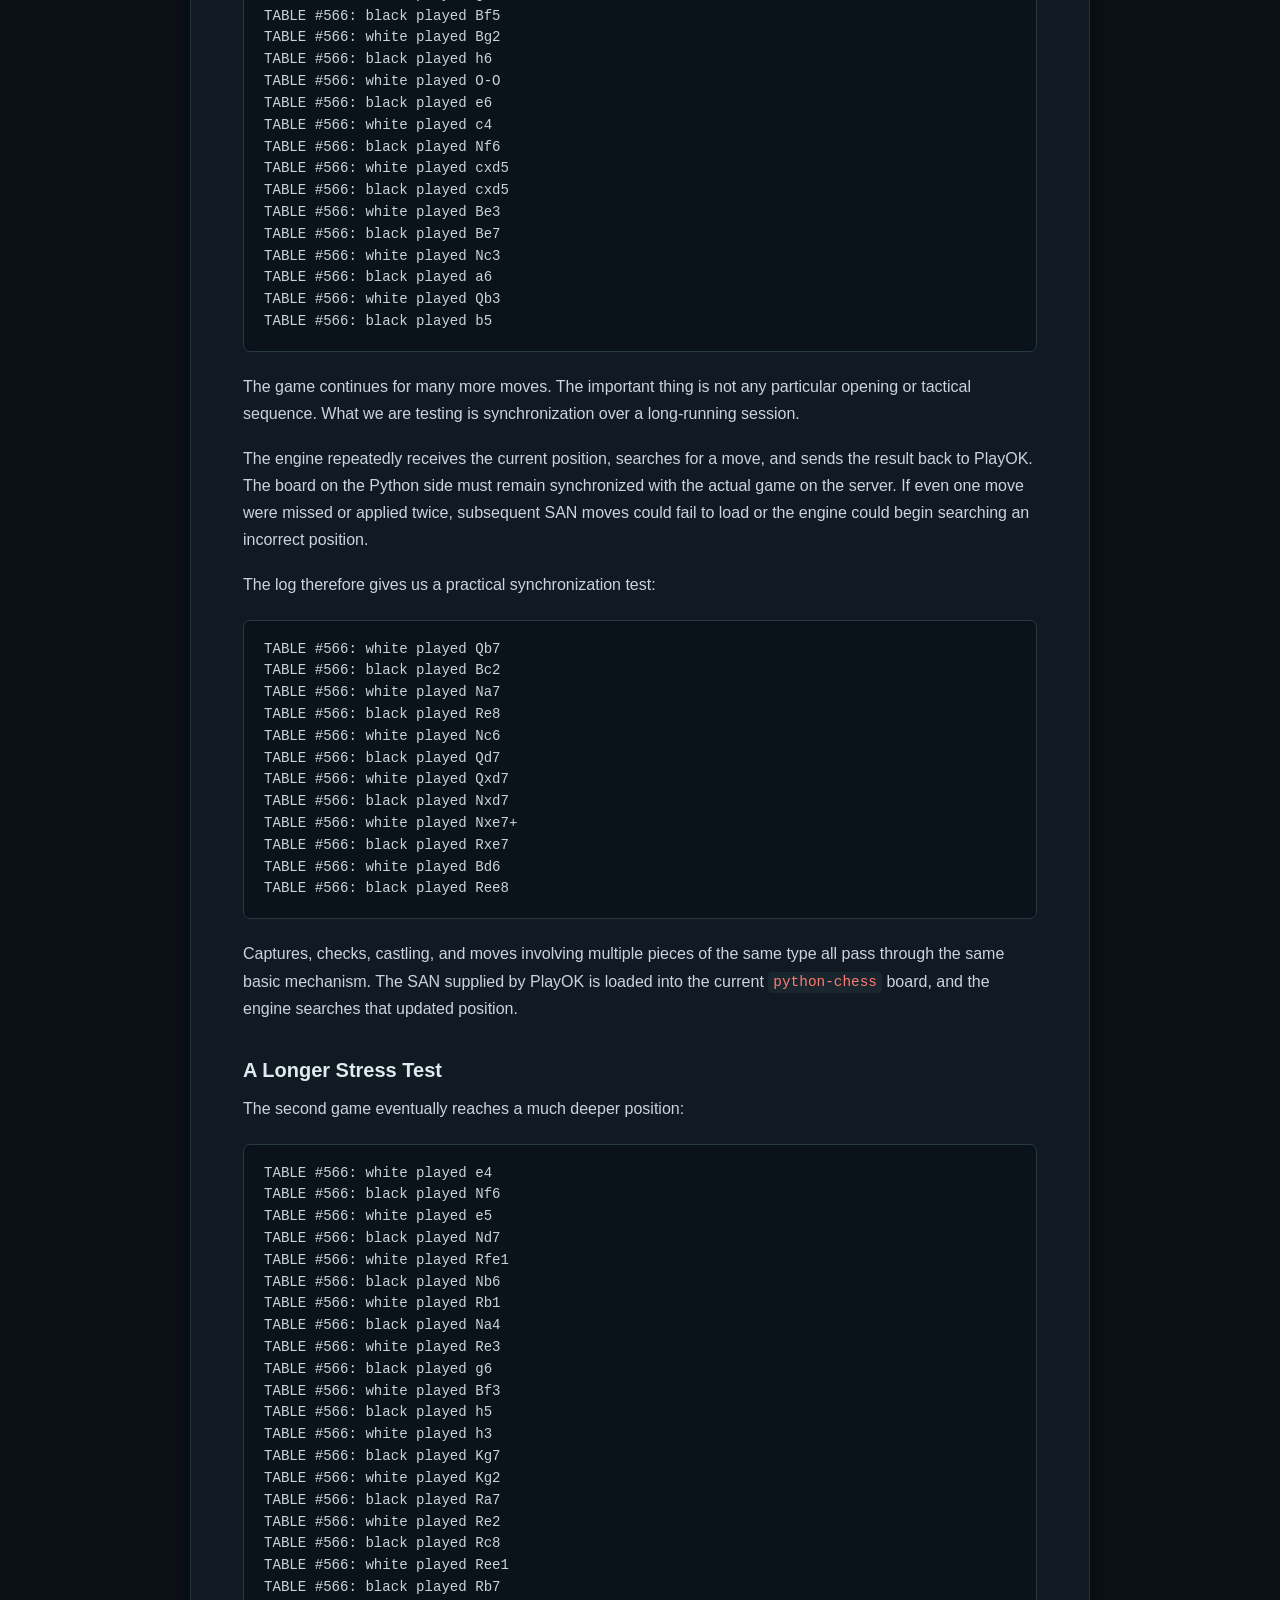
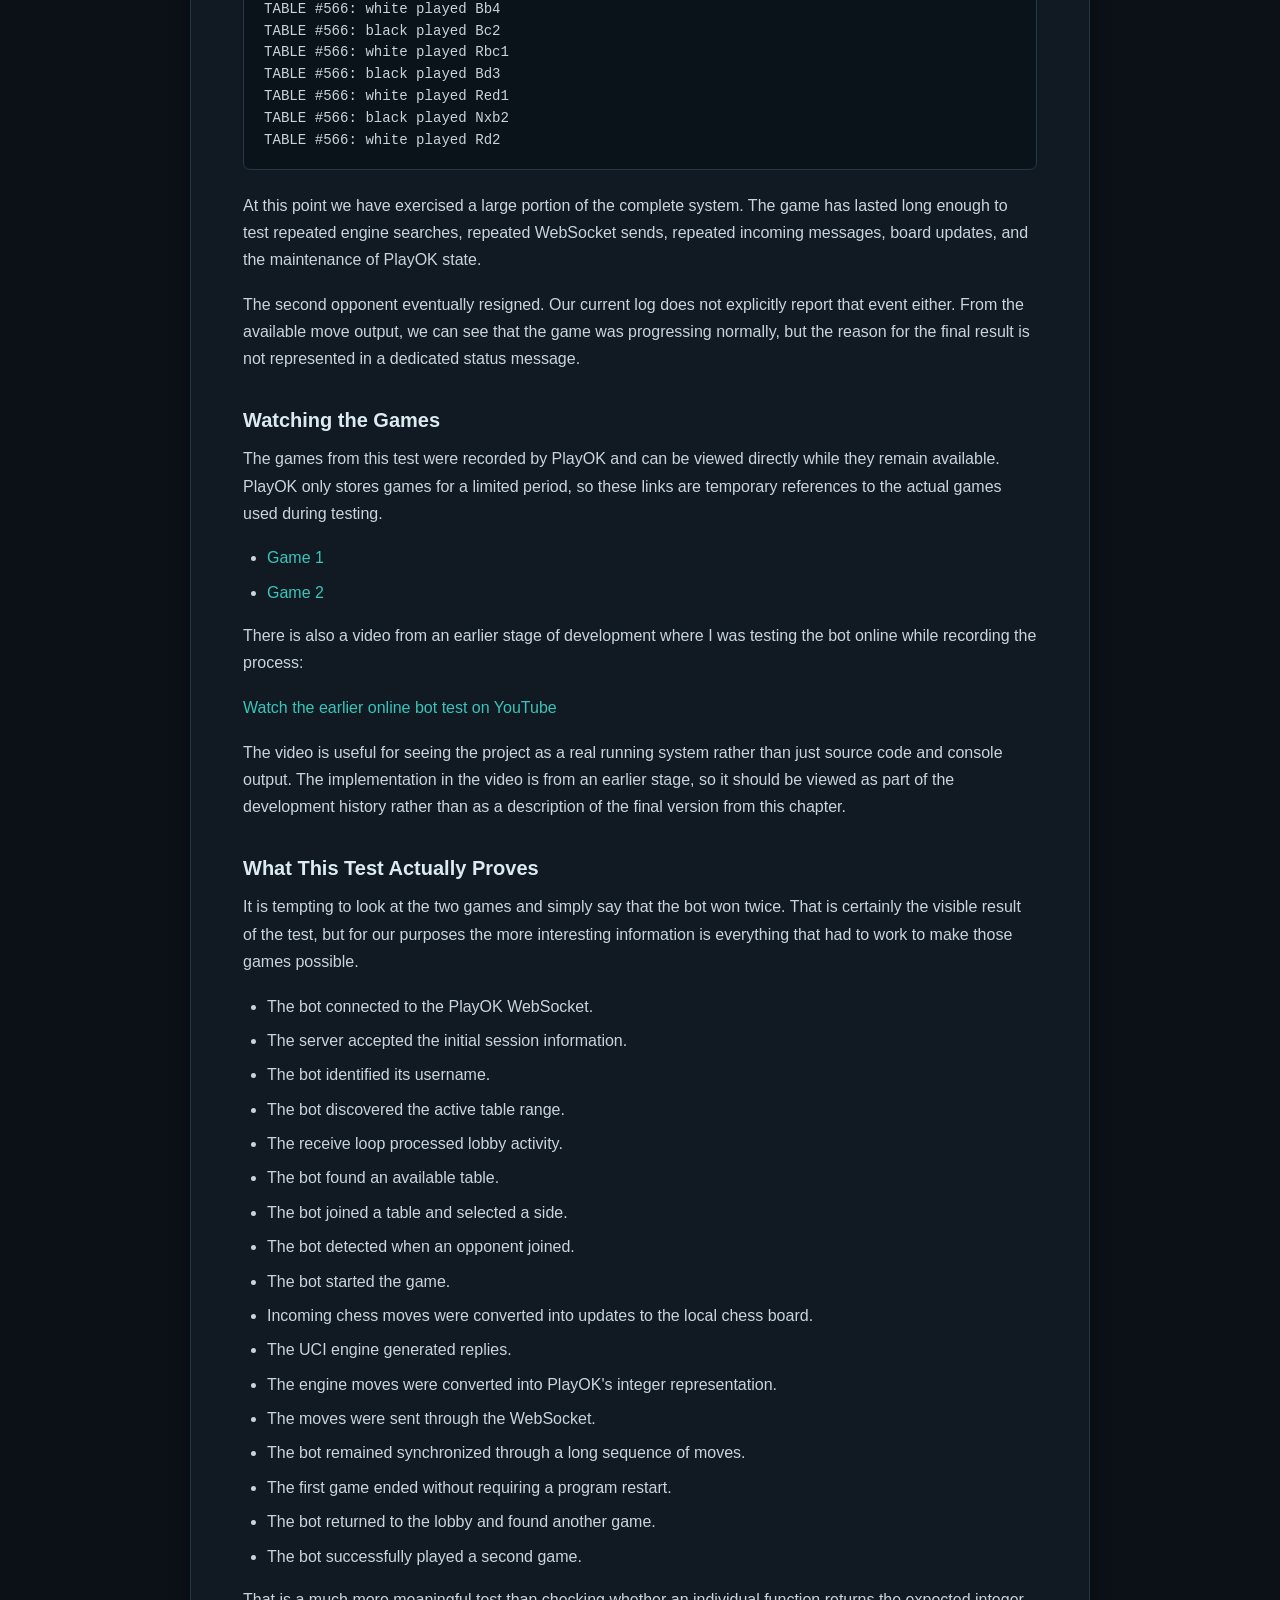
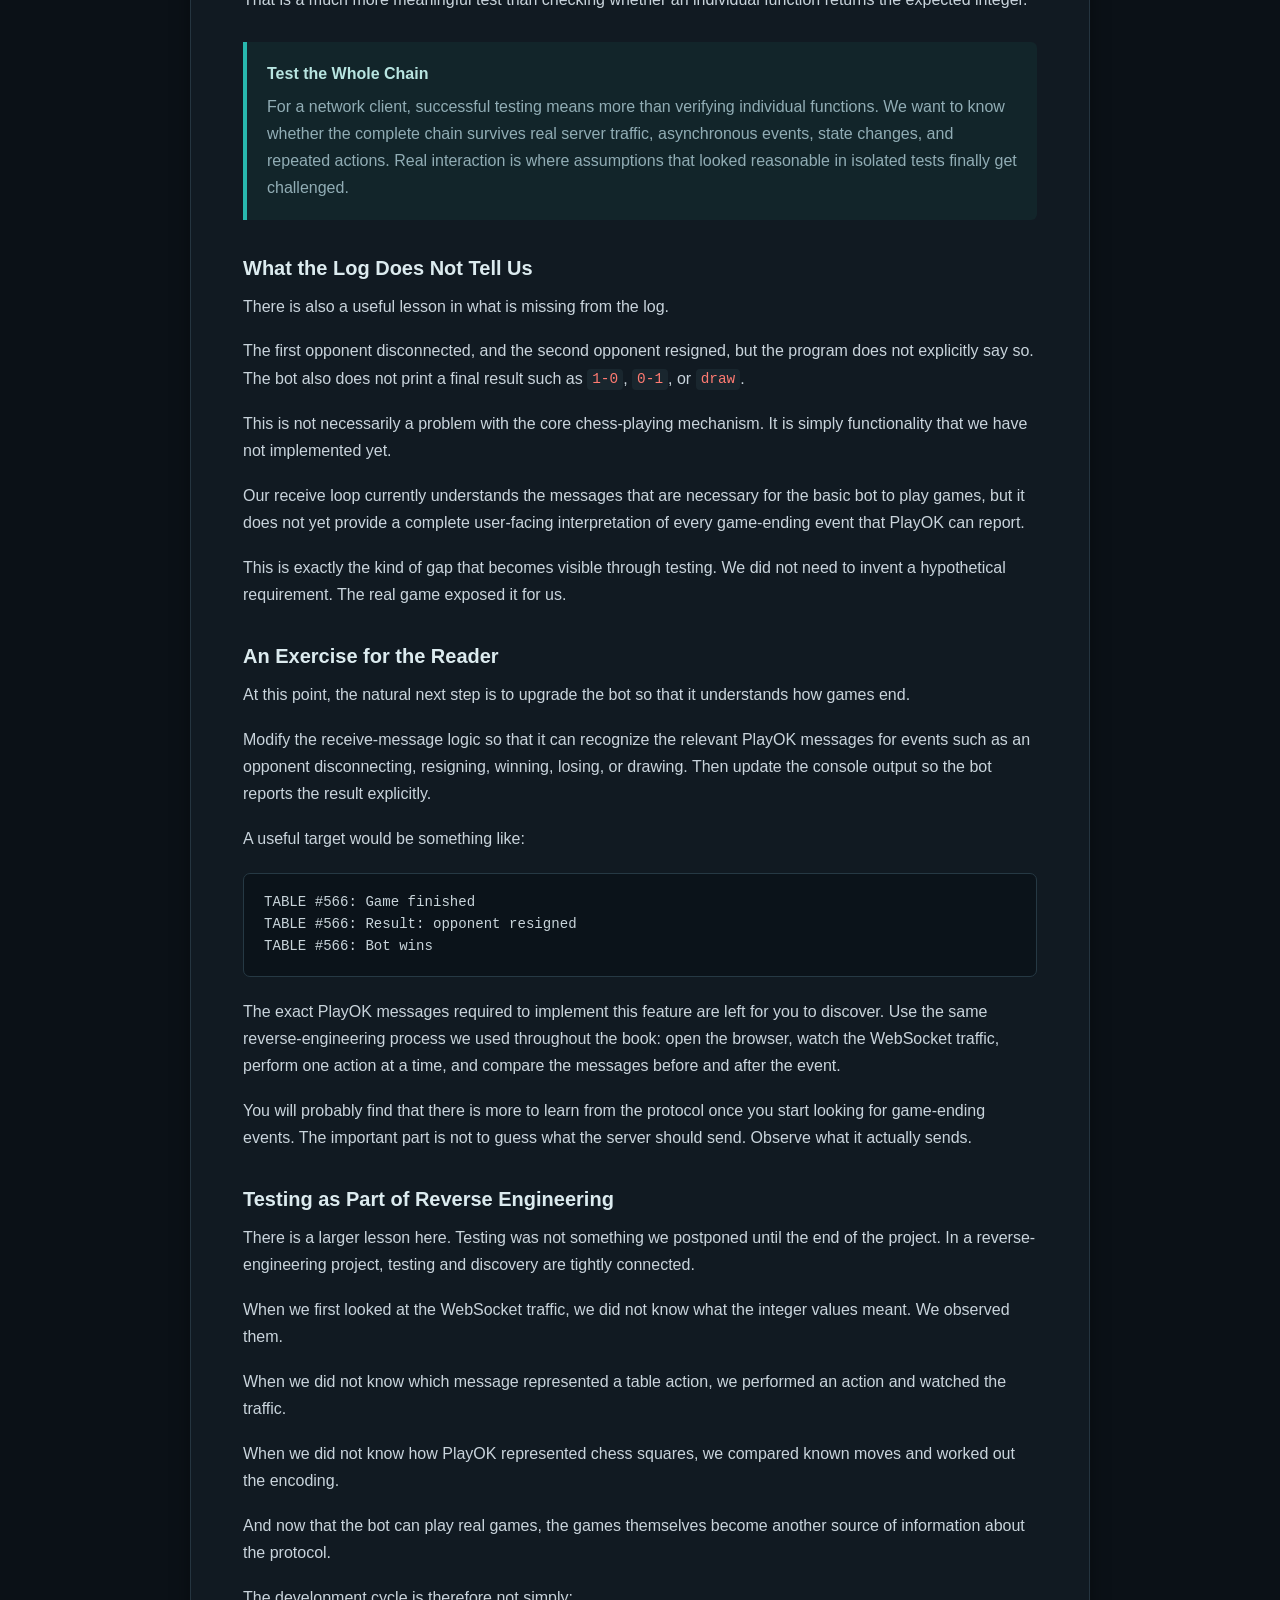
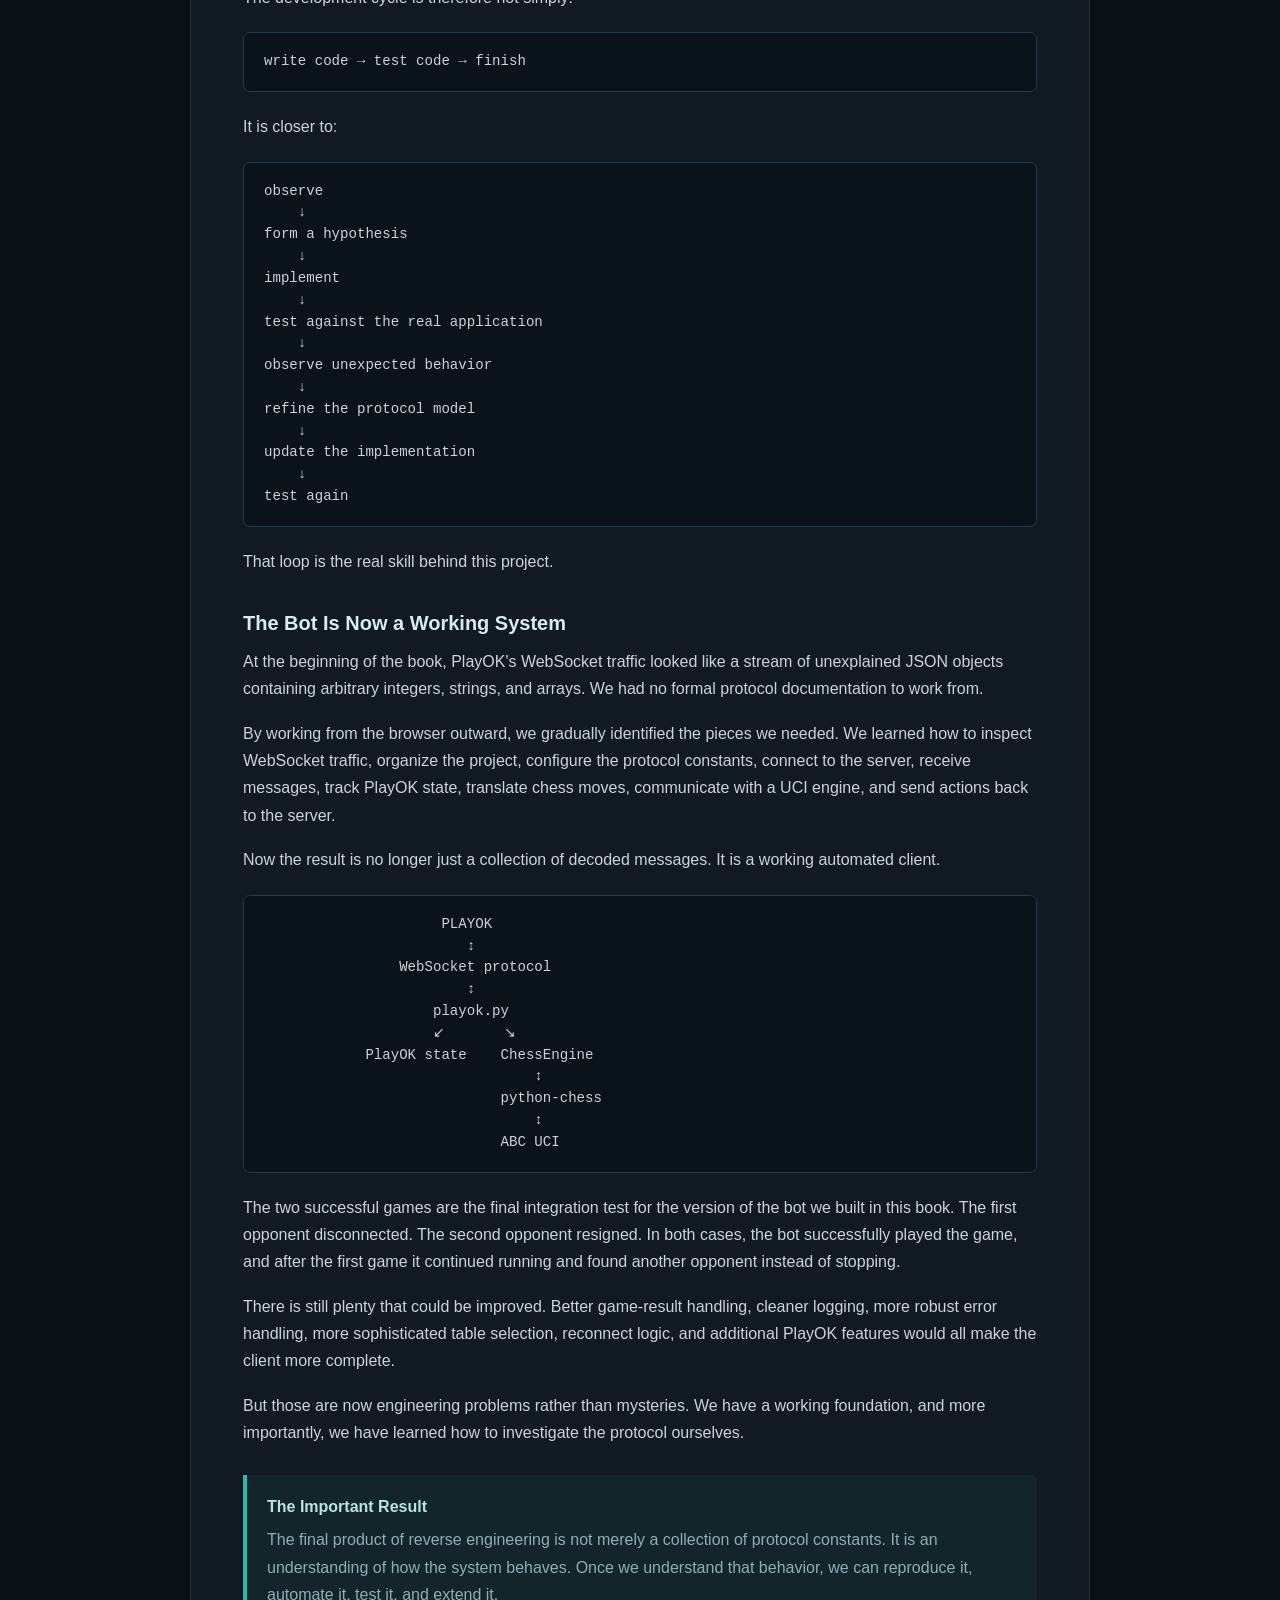
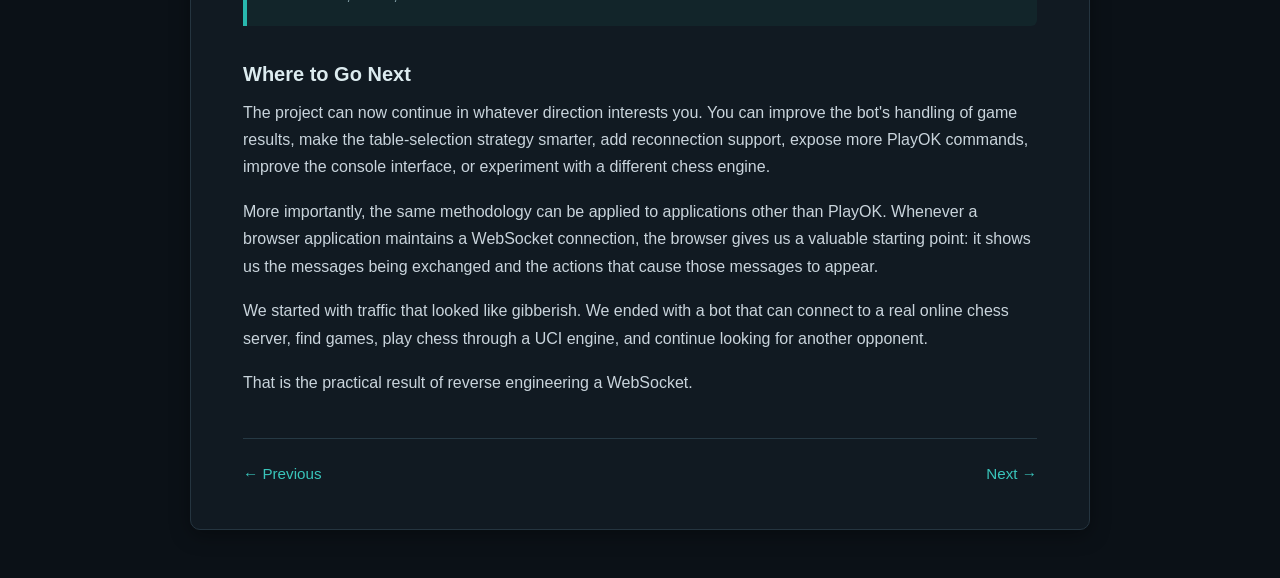
<file: book/test.html>
<!DOCTYPE html>
<html lang="en">
<head>
    <meta charset="UTF-8">
    <meta name="viewport" content="width=device-width, initial-scale=1.0">
    <title>Testing Bot — PCB</title>
    <link rel="stylesheet" href="../style/style.css">
</head>
<body>
    <main class="book">
        <article class="chapter">
            <nav class="chapter-nav">
                <a href="../index.html">← Contents</a>
            </nav>
            <div class="chapter-label">Chapter 9</div>
            <h2>Testing the Bot</h2>
            <p class="lead">We have reached the point where the pieces finally come together. The WebSocket connection works, the PlayOK protocol has been decoded, the chess engine can generate moves, and the bridge can translate those moves into something PlayOK understands. Now it is time to stop looking at individual functions and see whether the whole system actually works.</p>
            <p>The most useful test is not another unit test or another print statement. It is a real game.</p>
            <p>In this chapter, we will run the bot against real players on PlayOK and examine the resulting console output. The goal is not to prove that the bot is a strong chess player. The goal is to verify that all of the moving parts cooperate correctly: connecting, finding tables, joining games, taking a side, starting the game, receiving moves, updating the engine board, generating replies, and continuing to look for another game when the current one ends.</p>
            <h3>The First Real Test</h3>
            <p>When the program starts, the first thing we expect to see is a successful login followed by the range of tables that PlayOK assigned to our user session:</p>
            <pre><code>PLAYOK: Logged in as "nnk6619g"
PLAYOK: Table range (500, 599)</code></pre>
            <p>This already verifies several parts of the system. The WebSocket connection was established, the initial credentials were accepted, the server sent the login information, and our receive loop recognized the corresponding PlayOK message.</p>
            <p>Next, the bot starts watching the lobby:</p>
            <pre><code>LOBBY: Game (fkk1680g) vs (sheti) at #512
LOBBY: Game () vs (sheti) at #512
LOBBY: Game (gnt8295g) vs () at #542
LOBBY: Game () vs () at #575</code></pre>
            <p>These messages are especially useful during testing because they show that the bot is not blindly connecting to a hard-coded table. It is receiving the table activity from PlayOK, examining the state of each table, and looking for an appropriate place to play.</p>
            <p>Eventually it finds an empty table and takes a seat:</p>
            <pre><code>TABLE #575: () vs () idle
TABLE #575: () vs (nnk6619g) idle</code></pre>
            <p>The repeated status messages are not particularly elegant, but they are useful while developing the client. They show the state transitions as PlayOK processes our commands and reports the resulting table state back to us.</p>
            <div class="note">
                <div class="note-title">Logs Are Part of the Debugging Interface</div>
                <p>During reverse engineering, console output is often much more valuable than it looks. A line such as <code>TABLE #575: (tmt8482g) vs (nnk6619g) play</code> tells us that several separate protocol operations have already succeeded. Keeping useful state information in the log makes it much easier to find the point where something stops behaving as expected.</p>
            </div>
            <h3>Game One</h3>
            <p>The first opponent to join the table is <code>tmt8482g</code>:</p>
            <pre><code>TABLE #575: (tmt8482g) vs (nnk6619g) idle
TABLE #575: (tmt8482g) vs (nnk6619g) play</code></pre>
            <p>Our bot is playing Black in this game. Once PlayOK reports that the game has started, the receive loop begins processing moves. The important thing here is that these are not moves generated by our program. They are incoming server messages representing what happened on the table.</p>
            <p>The bot reports the moves in normal chess notation:</p>
            <pre><code>TABLE #575: white played e4
TABLE #575: black played e5
TABLE #575: white played Bc4
TABLE #575: black played c6
TABLE #575: white played Nc3
TABLE #575: black played d5
TABLE #575: white played exd5
TABLE #575: black played b5
TABLE #575: white played Bb3
TABLE #575: black played b4
TABLE #575: white played Na4
TABLE #575: black played cxd5
TABLE #575: white played d4
TABLE #575: black played exd4
TABLE #575: white played Qxd4
TABLE #575: black played Nf6
TABLE #575: white played Bg5
TABLE #575: black played Nc6
TABLE #575: white played Qe3+
TABLE #575: black played Be6
TABLE #575: white played O-O-O
TABLE #575: black played Ng4
TABLE #575: white played Qd2
TABLE #575: black played Qa5</code></pre>
            <p>There is a lot happening behind each line. When PlayOK sends the opponent's move, our receive thread identifies the message, extracts the SAN move, and loads it into the <code>python-chess</code> board. When it becomes our turn, the engine searches the current position and produces a move. The bridge then converts that move into PlayOK's integer representation and sends it through the WebSocket.</p>
            <p>That means this simple-looking sequence is actually testing the entire chain we built throughout the book:</p>
            <pre><code>PlayOK
    ↓
WebSocket message
    ↓
receive_messages()
    ↓
SAN move
    ↓
python-chess board
    ↓
ABC UCI engine
    ↓
UCI move
    ↓
PlayOK square conversion
    ↓
encoded integer
    ↓
WebSocket message
    ↓
PlayOK</code></pre>
            <p>And this is exactly why a real online game is such a valuable test. A problem anywhere in that chain would eventually become visible as an incorrect move, a desynchronized board, a failed WebSocket action, or a stalled game.</p>
            <h3>The First Game Ends</h3>
            <p>The first game does not end with a resignation message in our current log. The opponent disconnects.</p>
            <p>That is an important distinction. From the point of view of our bot, the game simply stops producing normal move messages. The current implementation does not yet provide a dedicated human-readable message such as <code>OPPONENT DISCONNECTED</code> or <code>GAME WON</code>.</p>
            <p>This is one of the limitations that becomes obvious only when we test against the real service. We successfully played the game, but our logging and state handling do not yet expose every possible reason why a game ended.</p>
            <p>There is another important observation, though: the bot did not simply stop after the first game.</p>
            <h3>Finding Another Game</h3>
            <p>After the first game is finished, the program continues monitoring the lobby. Eventually, it discovers another set of available tables:</p>
            <pre><code>LOBBY: Game (dcs9535g) vs () at #530
LOBBY: Game (yito2904) vs () at #562
LOBBY: Game (wpw1345g) vs () at #506
LOBBY: Game (gkg9387g) vs (knm7516g) at #522
LOBBY: Game (yito2904) vs (droppy44) at #562
LOBBY: Game (04damang) vs (fkw3960g) at #540
LOBBY: Game () vs (bmb1000g) at #566
LOBBY: Game () vs (fkw3960g) at #540
LOBBY: Game () vs () at #566</code></pre>
            <p>The bot eventually reaches table <code>#566</code> and takes the White side:</p>
            <pre><code>TABLE #566: (nnk6619g) vs () idle
...
TABLE #566: (nnk6619g) vs (dmc1437g) idle
TABLE #566: (nnk6619g) vs (dmc1437g) play</code></pre>
            <p>This is one of the most important results of the test. The bot did not need to be restarted manually after the first game. It remained connected, continued processing the lobby, found another game, joined it, and started playing again.</p>
            <div class="note">
                <div class="note-title">The Bot Must Survive More Than One Game</div>
                <p>A bot that can play exactly one game is not yet a useful online client. A successful test should include the transition from one game back to the lobby and then into another game. That transition exercises the state-reset and table-discovery logic just as much as the chess moves exercise the engine integration.</p>
            </div>
            <h3>Game Two</h3>
            <p>The second game gives us a much longer test. This time our bot is White and plays a substantial number of moves:</p>
            <pre><code>TABLE #566: white played Nf3
TABLE #566: black played d5
TABLE #566: white played d4
TABLE #566: black played c6
TABLE #566: white played g3
TABLE #566: black played Bf5
TABLE #566: white played Bg2
TABLE #566: black played h6
TABLE #566: white played O-O
TABLE #566: black played e6
TABLE #566: white played c4
TABLE #566: black played Nf6
TABLE #566: white played cxd5
TABLE #566: black played cxd5
TABLE #566: white played Be3
TABLE #566: black played Be7
TABLE #566: white played Nc3
TABLE #566: black played a6
TABLE #566: white played Qb3
TABLE #566: black played b5</code></pre>
            <p>The game continues for many more moves. The important thing is not any particular opening or tactical sequence. What we are testing is synchronization over a long-running session.</p>
            <p>The engine repeatedly receives the current position, searches for a move, and sends the result back to PlayOK. The board on the Python side must remain synchronized with the actual game on the server. If even one move were missed or applied twice, subsequent SAN moves could fail to load or the engine could begin searching an incorrect position.</p>
            <p>The log therefore gives us a practical synchronization test:</p>
            <pre><code>TABLE #566: white played Qb7
TABLE #566: black played Bc2
TABLE #566: white played Na7
TABLE #566: black played Re8
TABLE #566: white played Nc6
TABLE #566: black played Qd7
TABLE #566: white played Qxd7
TABLE #566: black played Nxd7
TABLE #566: white played Nxe7+
TABLE #566: black played Rxe7
TABLE #566: white played Bd6
TABLE #566: black played Ree8</code></pre>
            <p>Captures, checks, castling, and moves involving multiple pieces of the same type all pass through the same basic mechanism. The SAN supplied by PlayOK is loaded into the current <code>python-chess</code> board, and the engine searches that updated position.</p>
            <h3>A Longer Stress Test</h3>
            <p>The second game eventually reaches a much deeper position:</p>
            <pre><code>TABLE #566: white played e4
TABLE #566: black played Nf6
TABLE #566: white played e5
TABLE #566: black played Nd7
TABLE #566: white played Rfe1
TABLE #566: black played Nb6
TABLE #566: white played Rb1
TABLE #566: black played Na4
TABLE #566: white played Re3
TABLE #566: black played g6
TABLE #566: white played Bf3
TABLE #566: black played h5
TABLE #566: white played h3
TABLE #566: black played Kg7
TABLE #566: white played Kg2
TABLE #566: black played Ra7
TABLE #566: white played Re2
TABLE #566: black played Rc8
TABLE #566: white played Ree1
TABLE #566: black played Rb7
TABLE #566: white played Bb4
TABLE #566: black played Bc2
TABLE #566: white played Rbc1
TABLE #566: black played Bd3
TABLE #566: white played Red1
TABLE #566: black played Nxb2
TABLE #566: white played Rd2</code></pre>
            <p>At this point we have exercised a large portion of the complete system. The game has lasted long enough to test repeated engine searches, repeated WebSocket sends, repeated incoming messages, board updates, and the maintenance of PlayOK state.</p>
            <p>The second opponent eventually resigned. Our current log does not explicitly report that event either. From the available move output, we can see that the game was progressing normally, but the reason for the final result is not represented in a dedicated status message.</p>
            <h3>Watching the Games</h3>
            <p>The games from this test were recorded by PlayOK and can be viewed directly while they remain available. PlayOK only stores games for a limited period, so these links are temporary references to the actual games used during testing.</p>
            <ul>
                <li><a href="https://www.playok.com/p/?g=ch712011462#23">Game 1</a></li>
                <li><a href="https://www.playok.com/p/?g=ch712012178">Game 2</a></li>
            </ul>
            <p>There is also a video from an earlier stage of development where I was testing the bot online while recording the process:</p>
            <p><a href="https://www.youtube.com/watch?v=DmdOqhAtYjI">Watch the earlier online bot test on YouTube</a></p>
            <p>The video is useful for seeing the project as a real running system rather than just source code and console output. The implementation in the video is from an earlier stage, so it should be viewed as part of the development history rather than as a description of the final version from this chapter.</p>
            <h3>What This Test Actually Proves</h3>
            <p>It is tempting to look at the two games and simply say that the bot won twice. That is certainly the visible result of the test, but for our purposes the more interesting information is everything that had to work to make those games possible.</p>
            <ul>
                <li>The bot connected to the PlayOK WebSocket.</li>
                <li>The server accepted the initial session information.</li>
                <li>The bot identified its username.</li>
                <li>The bot discovered the active table range.</li>
                <li>The receive loop processed lobby activity.</li>
                <li>The bot found an available table.</li>
                <li>The bot joined a table and selected a side.</li>
                <li>The bot detected when an opponent joined.</li>
                <li>The bot started the game.</li>
                <li>Incoming chess moves were converted into updates to the local chess board.</li>
                <li>The UCI engine generated replies.</li>
                <li>The engine moves were converted into PlayOK's integer representation.</li>
                <li>The moves were sent through the WebSocket.</li>
                <li>The bot remained synchronized through a long sequence of moves.</li>
                <li>The first game ended without requiring a program restart.</li>
                <li>The bot returned to the lobby and found another game.</li>
                <li>The bot successfully played a second game.</li>
            </ul>
            <p>That is a much more meaningful test than checking whether an individual function returns the expected integer.</p>
            <div class="note">
                <div class="note-title">Test the Whole Chain</div>
                <p>For a network client, successful testing means more than verifying individual functions. We want to know whether the complete chain survives real server traffic, asynchronous events, state changes, and repeated actions. Real interaction is where assumptions that looked reasonable in isolated tests finally get challenged.</p>
            </div>
            <h3>What the Log Does Not Tell Us</h3>
            <p>There is also a useful lesson in what is missing from the log.</p>
            <p>The first opponent disconnected, and the second opponent resigned, but the program does not explicitly say so. The bot also does not print a final result such as <code>1-0</code>, <code>0-1</code>, or <code>draw</code>.</p>
            <p>This is not necessarily a problem with the core chess-playing mechanism. It is simply functionality that we have not implemented yet.</p>
            <p>Our receive loop currently understands the messages that are necessary for the basic bot to play games, but it does not yet provide a complete user-facing interpretation of every game-ending event that PlayOK can report.</p>
            <p>This is exactly the kind of gap that becomes visible through testing. We did not need to invent a hypothetical requirement. The real game exposed it for us.</p>
            <h3>An Exercise for the Reader</h3>
            <p>At this point, the natural next step is to upgrade the bot so that it understands how games end.</p>
            <p>Modify the receive-message logic so that it can recognize the relevant PlayOK messages for events such as an opponent disconnecting, resigning, winning, losing, or drawing. Then update the console output so the bot reports the result explicitly.</p>
            <p>A useful target would be something like:</p>
            <pre><code>TABLE #566: Game finished
TABLE #566: Result: opponent resigned
TABLE #566: Bot wins</code></pre>
            <p>The exact PlayOK messages required to implement this feature are left for you to discover. Use the same reverse-engineering process we used throughout the book: open the browser, watch the WebSocket traffic, perform one action at a time, and compare the messages before and after the event.</p>
            <p>You will probably find that there is more to learn from the protocol once you start looking for game-ending events. The important part is not to guess what the server should send. Observe what it actually sends.</p>
            <h3>Testing as Part of Reverse Engineering</h3>
            <p>There is a larger lesson here. Testing was not something we postponed until the end of the project. In a reverse-engineering project, testing and discovery are tightly connected.</p>
            <p>When we first looked at the WebSocket traffic, we did not know what the integer values meant. We observed them.</p>
            <p>When we did not know which message represented a table action, we performed an action and watched the traffic.</p>
            <p>When we did not know how PlayOK represented chess squares, we compared known moves and worked out the encoding.</p>
            <p>And now that the bot can play real games, the games themselves become another source of information about the protocol.</p>
            <p>The development cycle is therefore not simply:</p>
            <pre><code>write code → test code → finish</code></pre>
            <p>It is closer to:</p>
            <pre><code>observe
    ↓
form a hypothesis
    ↓
implement
    ↓
test against the real application
    ↓
observe unexpected behavior
    ↓
refine the protocol model
    ↓
update the implementation
    ↓
test again</code></pre>
            <p>That loop is the real skill behind this project.</p>
            <h3>The Bot Is Now a Working System</h3>
            <p>At the beginning of the book, PlayOK's WebSocket traffic looked like a stream of unexplained JSON objects containing arbitrary integers, strings, and arrays. We had no formal protocol documentation to work from.</p>
            <p>By working from the browser outward, we gradually identified the pieces we needed. We learned how to inspect WebSocket traffic, organize the project, configure the protocol constants, connect to the server, receive messages, track PlayOK state, translate chess moves, communicate with a UCI engine, and send actions back to the server.</p>
            <p>Now the result is no longer just a collection of decoded messages. It is a working automated client.</p>
            <pre><code>                     PLAYOK
                        ↕
                WebSocket protocol
                        ↕
                    playok.py
                    ↙       ↘
            PlayOK state    ChessEngine
                                ↕
                            python-chess
                                ↕
                            ABC UCI</code></pre>
            <p>The two successful games are the final integration test for the version of the bot we built in this book. The first opponent disconnected. The second opponent resigned. In both cases, the bot successfully played the game, and after the first game it continued running and found another opponent instead of stopping.</p>
            <p>There is still plenty that could be improved. Better game-result handling, cleaner logging, more robust error handling, more sophisticated table selection, reconnect logic, and additional PlayOK features would all make the client more complete.</p>
            <p>But those are now engineering problems rather than mysteries. We have a working foundation, and more importantly, we have learned how to investigate the protocol ourselves.</p>
            <div class="note">
                <div class="note-title">The Important Result</div>
                <p>The final product of reverse engineering is not merely a collection of protocol constants. It is an understanding of how the system behaves. Once we understand that behavior, we can reproduce it, automate it, test it, and extend it.</p>
            </div>
            <h3>Where to Go Next</h3>
            <p>The project can now continue in whatever direction interests you. You can improve the bot's handling of game results, make the table-selection strategy smarter, add reconnection support, expose more PlayOK commands, improve the console interface, or experiment with a different chess engine.</p>
            <p>More importantly, the same methodology can be applied to applications other than PlayOK. Whenever a browser application maintains a WebSocket connection, the browser gives us a valuable starting point: it shows us the messages being exchanged and the actions that cause those messages to appear.</p>
            <p>We started with traffic that looked like gibberish. We ended with a bot that can connect to a real online chess server, find games, play chess through a UCI engine, and continue looking for another opponent.</p>
            <p>That is the practical result of reverse engineering a WebSocket.</p>
            <nav class="chapter-nav-bottom">
                <a href="main.html">← Previous</a>
                <a href="afterword.html" class="next">Next →</a>
            </nav>
        </article>
    </main>
</body>
</html>
</file>
<file: style/style.css>
* {
    box-sizing: border-box;
}

html {
    font-size: 16px;
    scroll-behavior: smooth;
}

body {
    margin: 0;
    background: #0b1117;
    color: #c9d4dc;
    font-family: -apple-system, BlinkMacSystemFont, "Segoe UI", Roboto, Helvetica, Arial, sans-serif;
    line-height: 1.7;
}

a {
    color: #39c5bb;
    text-decoration: none;
}

a:hover {
    color: #5ee7dc;
    text-decoration: underline;
}

.book {
    width: min(900px, calc(100% - 32px));
    margin: 0 auto;
    padding: 36px 0 48px;
}

article,
.book-index {
    background: #111a22;
    border: 1px solid #253540;
    border-radius: 10px;
    padding: 42px 52px;
    box-shadow: 0 5px 20px rgba(0, 0, 0, 0.35);
}

.book-header {
    margin-bottom: 36px;
    text-align: center;
}

.book-header h1 {
    margin: 0 0 8px;
    color: #e7f3f5;
    font-size: clamp(2rem, 5vw, 2.8rem);
    line-height: 1.15;
    letter-spacing: -0.03em;
}

.book-header p {
    margin: 0;
    color: #8195a1;
    font-size: 1.05rem;
}

.book-kicker {
    margin-bottom: 10px;
    color: #607783;
    font-size: 0.75rem;
    font-weight: 600;
    letter-spacing: 0.14em;
    text-transform: uppercase;
}

.book-header .subtitle {
    margin: 8px 0 0;
    color: #7fd8d0;
    font-size: 1.3rem;
    font-weight: 400;
}

.book-header .description {
    max-width: 650px;
    margin: 10px auto 0;
    color: #8195a1;
    font-size: 1rem;
    text-align: center;
}

h1,
h2,
h3,
h4 {
    color: #dcebef;
    line-height: 1.25;
}

h2 {
    margin: 2.2em 0 0.7em;
    padding-bottom: 8px;
    border-bottom: 2px solid #263d47;
    font-size: 1.65rem;
}

h3 {
    margin: 1.8em 0 0.6em;
    font-size: 1.25rem;
}

p {
    margin: 0 0 1.1em;
}

article p {
    font-size: 1rem;
}

article .lead {
    color: #a5b8c1;
    font-size: 1.1rem;
}

ul,
ol {
    padding-left: 1.5em;
}

li {
    margin-bottom: 0.45em;
}

strong {
    color: #d1eeeb;
}

code {
    padding: 0.15em 0.35em;
    border-radius: 4px;
    background: #19262e;
    color: #ff7b72;
    font-family: "SFMono-Regular", Consolas, "Liberation Mono", monospace;
    font-size: 0.9em;
}

pre {
    margin: 1.5em 0;
    padding: 18px 20px;
    overflow-x: auto;
    border: 1px solid #263944;
    border-radius: 7px;
    background: #0b131a;
    color: #c8d4da;
    font-family: "SFMono-Regular", Consolas, "Liberation Mono", monospace;
    font-size: 0.88rem;
    line-height: 1.55;
    tab-size: 4;
}

pre code {
    padding: 0;
    background: transparent;
    color: inherit;
    font-size: inherit;
}

blockquote {
    margin: 1.5em 0;
    padding: 12px 18px;
    border-left: 4px solid #28b8ae;
    background: #12252a;
    color: #91adb5;
}

.note {
    margin: 1.8em 0;
    padding: 18px 20px;
    border-left: 4px solid #28b8ae;
    border-radius: 0 6px 6px 0;
    background: #12252a;
    color: #91adb5;
}

.note-title {
    margin-bottom: 6px;
    color: #b8e5e1;
    font-size: 1rem;
    font-weight: 600;
}

.note p {
    margin: 0;
}

table {
    width: 100%;
    margin: 1.5em 0;
    border-collapse: collapse;
    font-size: 0.95rem;
}

th,
td {
    padding: 10px 12px;
    border: 1px solid #293c46;
    text-align: left;
}

th {
    background: #17262e;
    color: #b8d5d8;
}

img {
    display: block;
    max-width: 100%;
    height: auto;
    margin: 1.5em auto;
    border-radius: 6px;
}

.page-top {
    margin-bottom: 24px;
    font-size: 0.9rem;
}

.page-top a {
    display: inline-block;
    padding: 5px 0;
}

.chapter {
    padding-top: 10px;
}

.chapter-label {
    margin: 0 0 10px;
    color: #627b86;
    font-size: 0.75rem;
    font-weight: 600;
    letter-spacing: 0.1em;
    text-transform: uppercase;
}

.chapter h2 {
    margin-top: 0;
    margin-bottom: 30px;
}

.chapter-nav {
    display: flex;
    justify-content: space-between;
    align-items: center;
    margin: 0 0 32px;
    padding-bottom: 16px;
    border-bottom: 1px solid #263944;
}

.chapter-nav a {
    color: #78919b;
    font-size: 0.8rem;
    font-weight: 600;
    letter-spacing: 0.06em;
    text-transform: uppercase;
    text-decoration: none;
}

.chapter-nav a:hover {
    color: #4dd9ce;
    text-decoration: none;
}

.chapter-nav-bottom {
    display: flex;
    justify-content: space-between;
    align-items: center;
    gap: 16px;
    margin-top: 42px;
    padding-top: 22px;
    border-top: 1px solid #263944;
}

.chapter-nav-bottom a {
    display: block;
    color: #39c5bb;
    font-size: 0.95rem;
    text-decoration: none;
}

.chapter-nav-bottom a:hover {
    color: #5ee7dc;
    text-decoration: none;
}

.chapter-nav-bottom .next {
    margin-left: auto;
    text-align: right;
}

.book-navigation {
    display: flex;
    margin-top: 28px;
}

.book-navigation-center {
    justify-content: center;
}

.book-navigation a {
    color: #78919b;
    font-size: 0.9rem;
    text-decoration: none;
}

.book-navigation a:hover {
    color: #4dd9ce;
    text-decoration: none;
}

.book-index .contents {
    margin-top: 30px;
}

.book-index .contents h2 {
    margin-top: 0;
}

.book-index .contents ol {
    margin: 0;
    padding: 0;
    list-style: none;
}

.book-index .contents li {
    margin: 0;
}

.book-index .contents a {
    display: flex;
    gap: 14px;
    padding: 8px 0;
    border-bottom: 1px dotted #2a3d47;
    color: #c9d4dc;
    text-decoration: none;
}

.book-index .contents a:hover {
    color: #39c5bb;
    text-decoration: none;
}

.book-index .contents a span {
    width: 32px;
    flex-shrink: 0;
    color: #627782;
}

.chapter-end {
    margin-top: 26px;
    color: #627782;
    font-size: 0.8rem;
    text-align: center;
}

hr {
    margin: 28px 0 0;
    border: 0;
    border-top: 1px solid #263944;
}

@media (max-width: 700px) {
    .book {
        width: 100%;
        padding: 0;
    }

    article,
    .book-index {
        min-height: 100vh;
        border: 0;
        border-radius: 0;
        padding: 28px 20px 36px;
        box-shadow: none;
    }

    body {
        font-size: 15px;
    }

    .book-header {
        margin-bottom: 28px;
    }

    .book-header .subtitle {
        font-size: 1.2rem;
    }

    .book-header .description {
        font-size: 0.95rem;
    }

    h2 {
        font-size: 1.45rem;
    }

    h3 {
        font-size: 1.15rem;
    }

    article p {
        font-size: 0.98rem;
    }

    article .lead {
        font-size: 1.05rem;
    }

    pre {
        margin-left: -4px;
        margin-right: -4px;
        padding: 14px;
        border-radius: 5px;
        font-size: 0.8rem;
    }

    .chapter-nav {
        margin-bottom: 26px;
    }

    .chapter-nav-bottom {
        margin-top: 36px;
    }

    .chapter-nav-bottom a {
        font-size: 0.88rem;
    }

    .book-navigation {
        margin-top: 24px;
    }

    .note {
        padding: 15px 16px;
    }

    table {
        display: block;
        overflow-x: auto;
        white-space: nowrap;
    }
}

@media (max-width: 420px) {
    .chapter-nav-bottom {
        align-items: flex-start;
    }

    .chapter-nav-bottom .next {
        text-align: right;
    }
}
</file>
